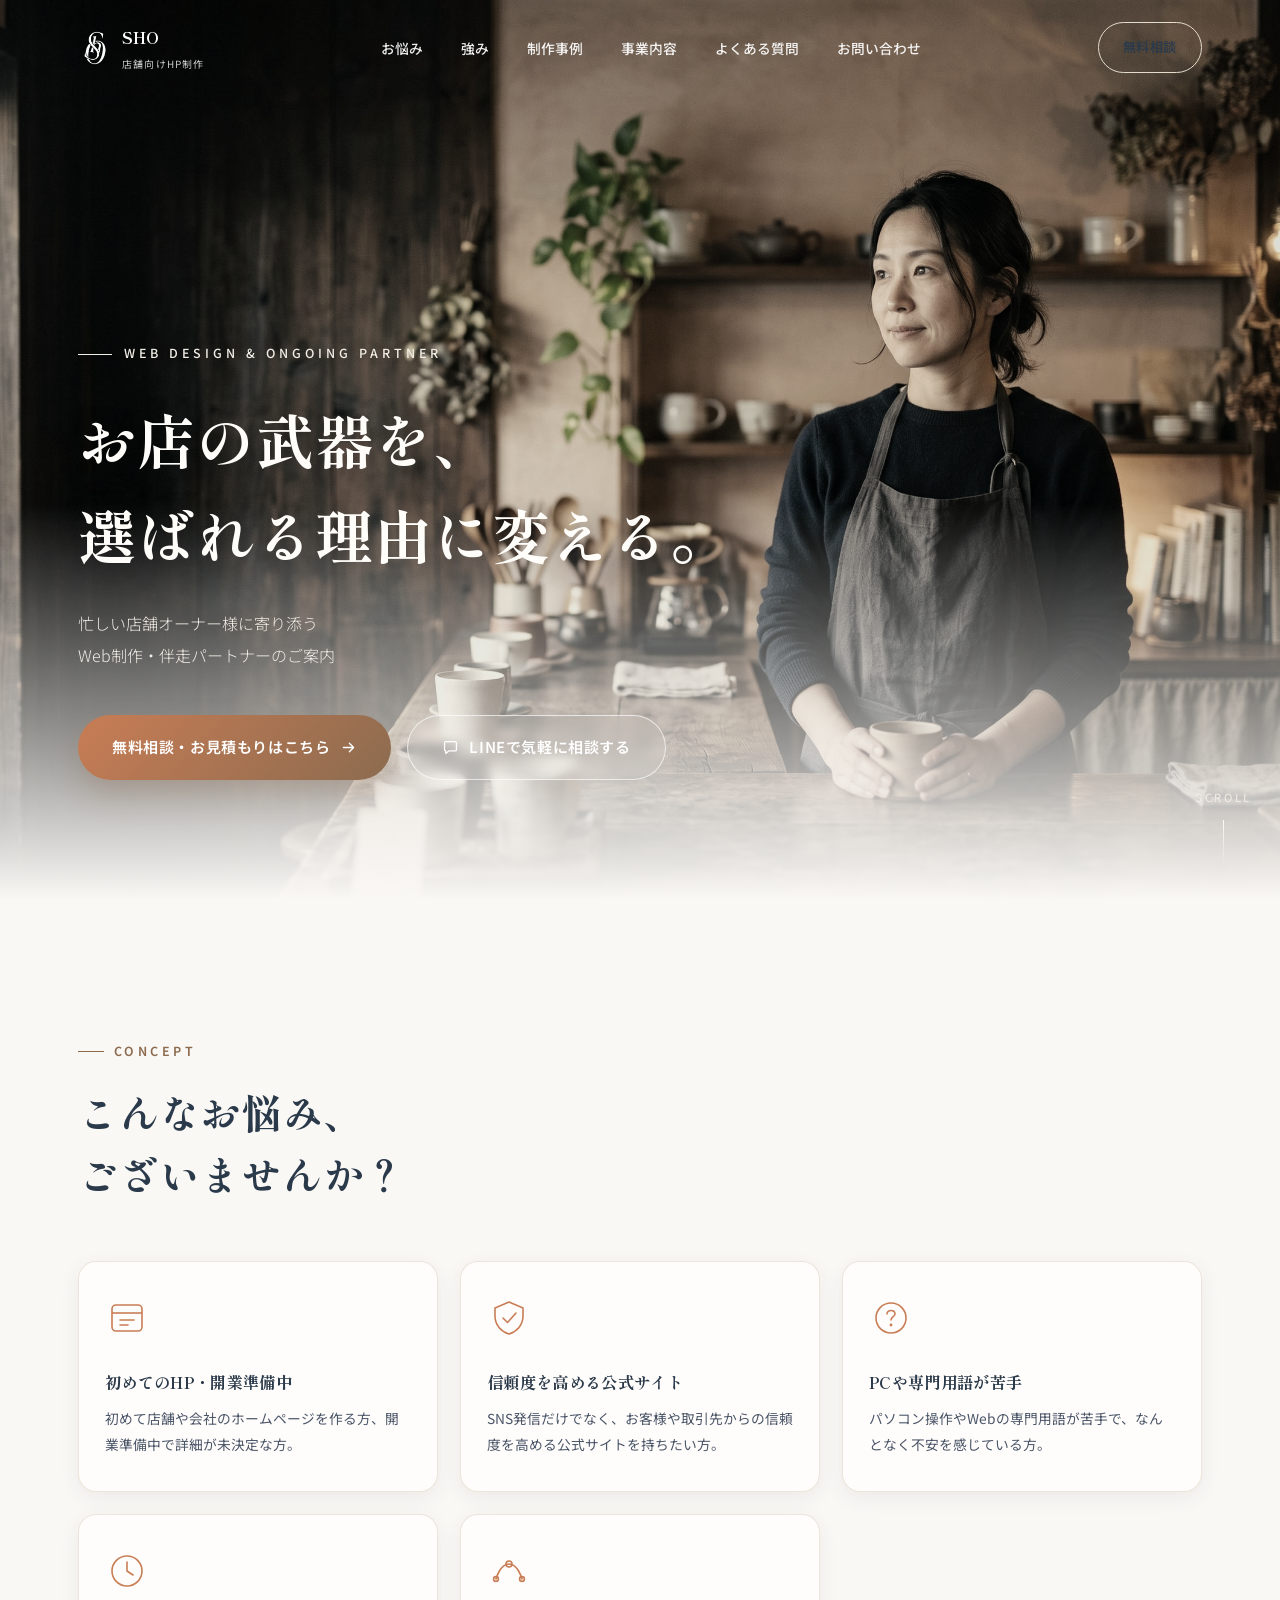
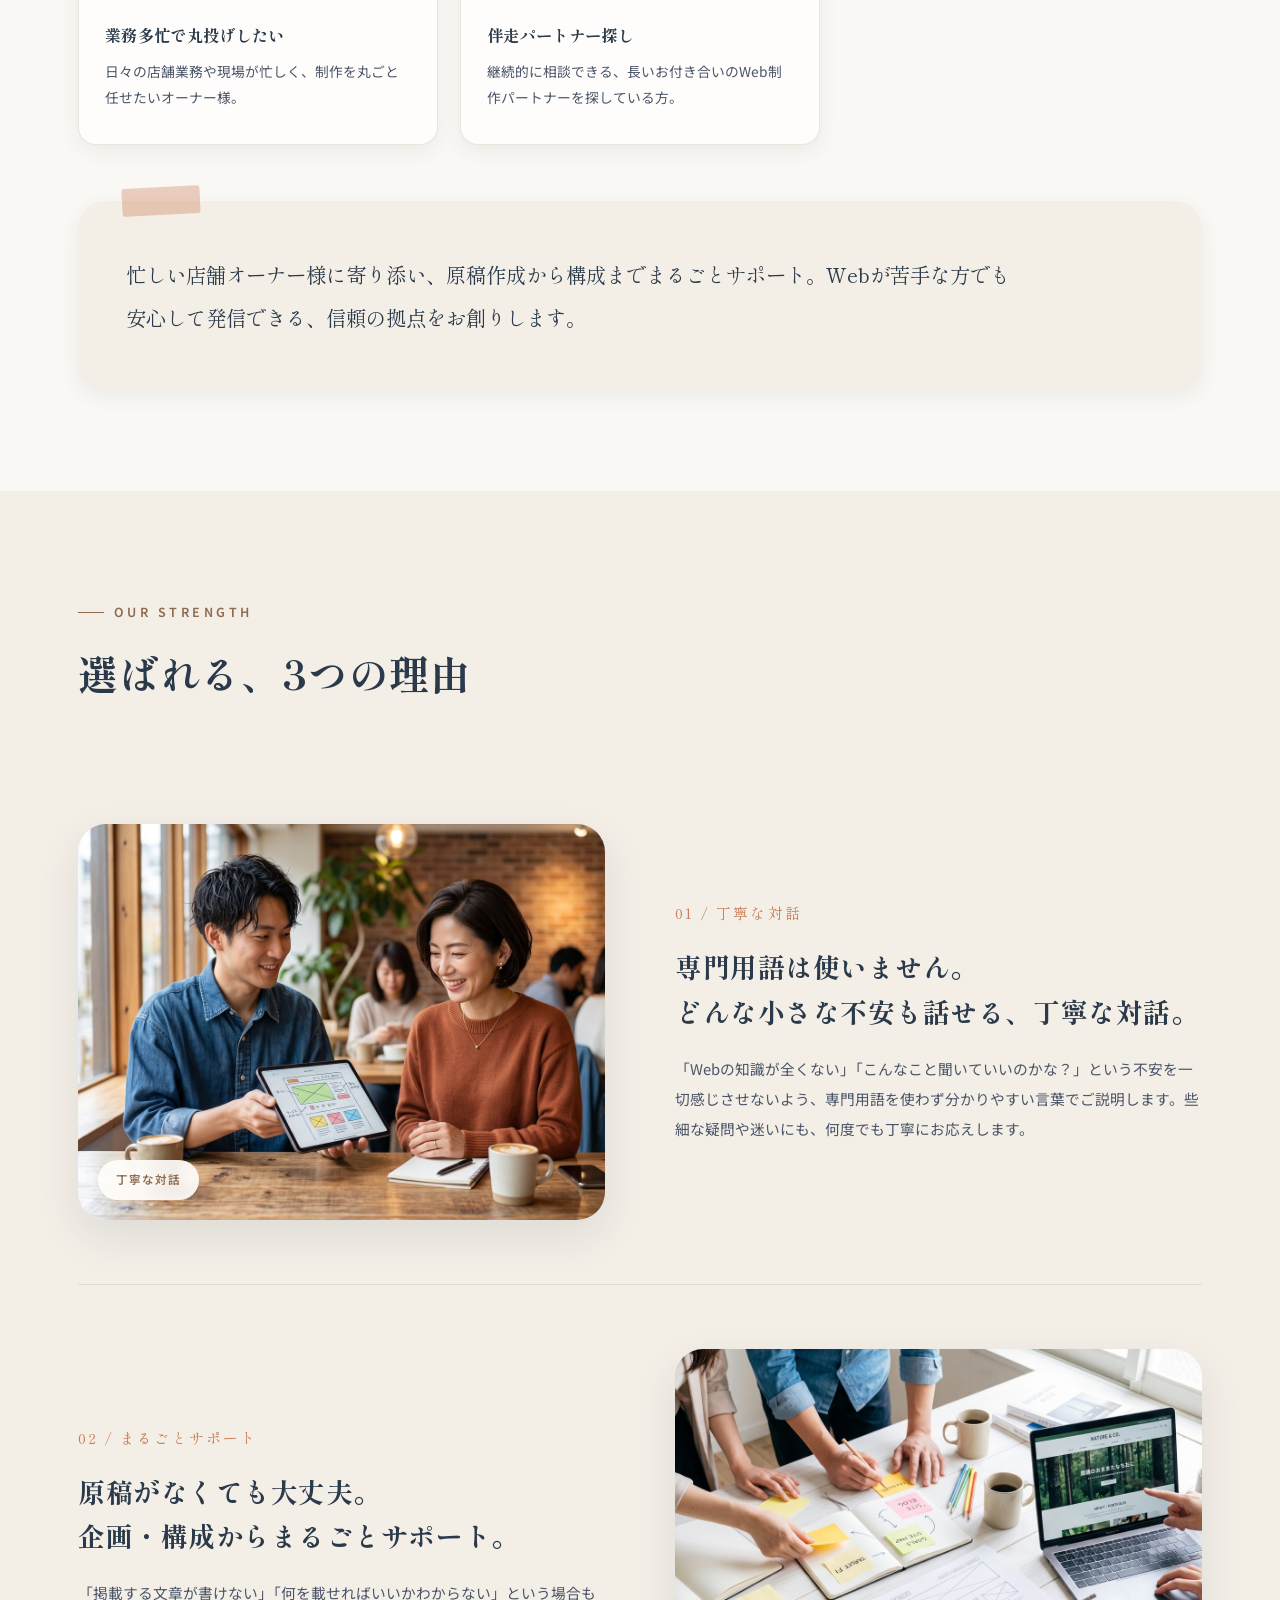
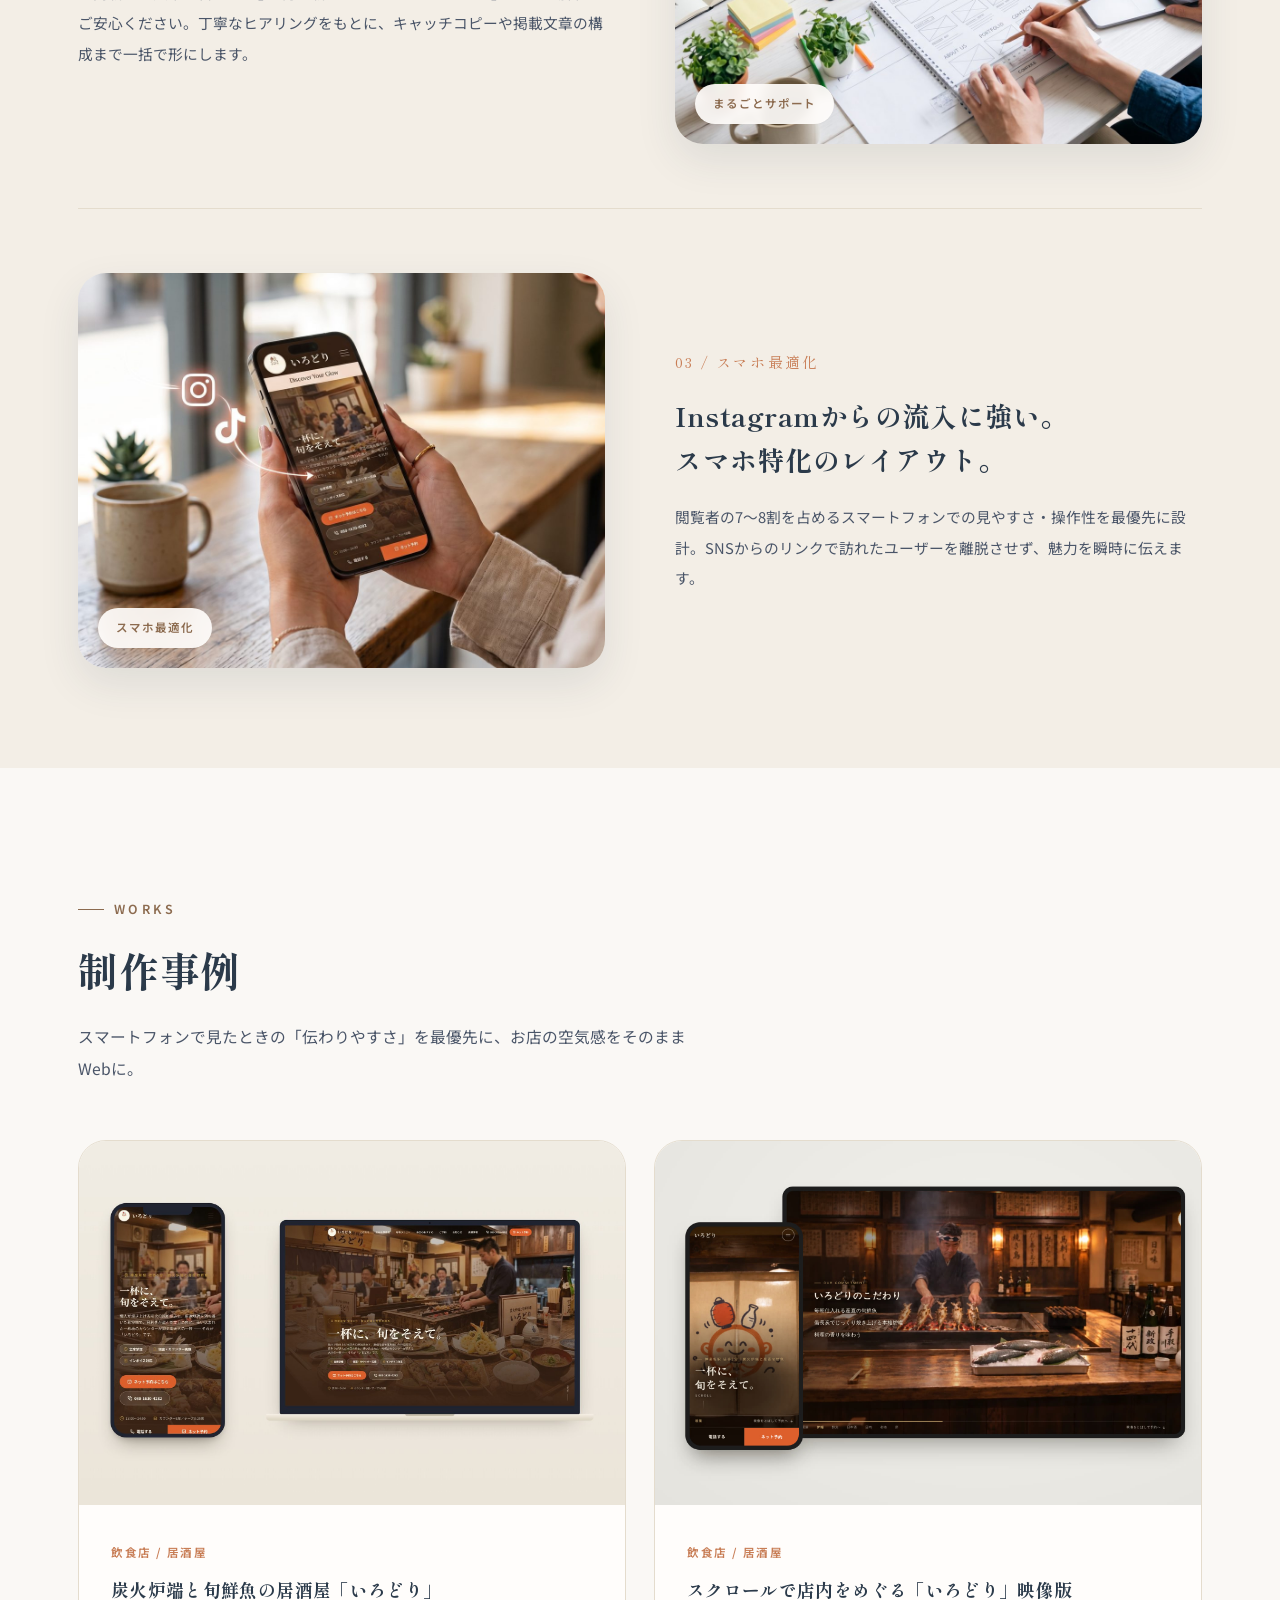
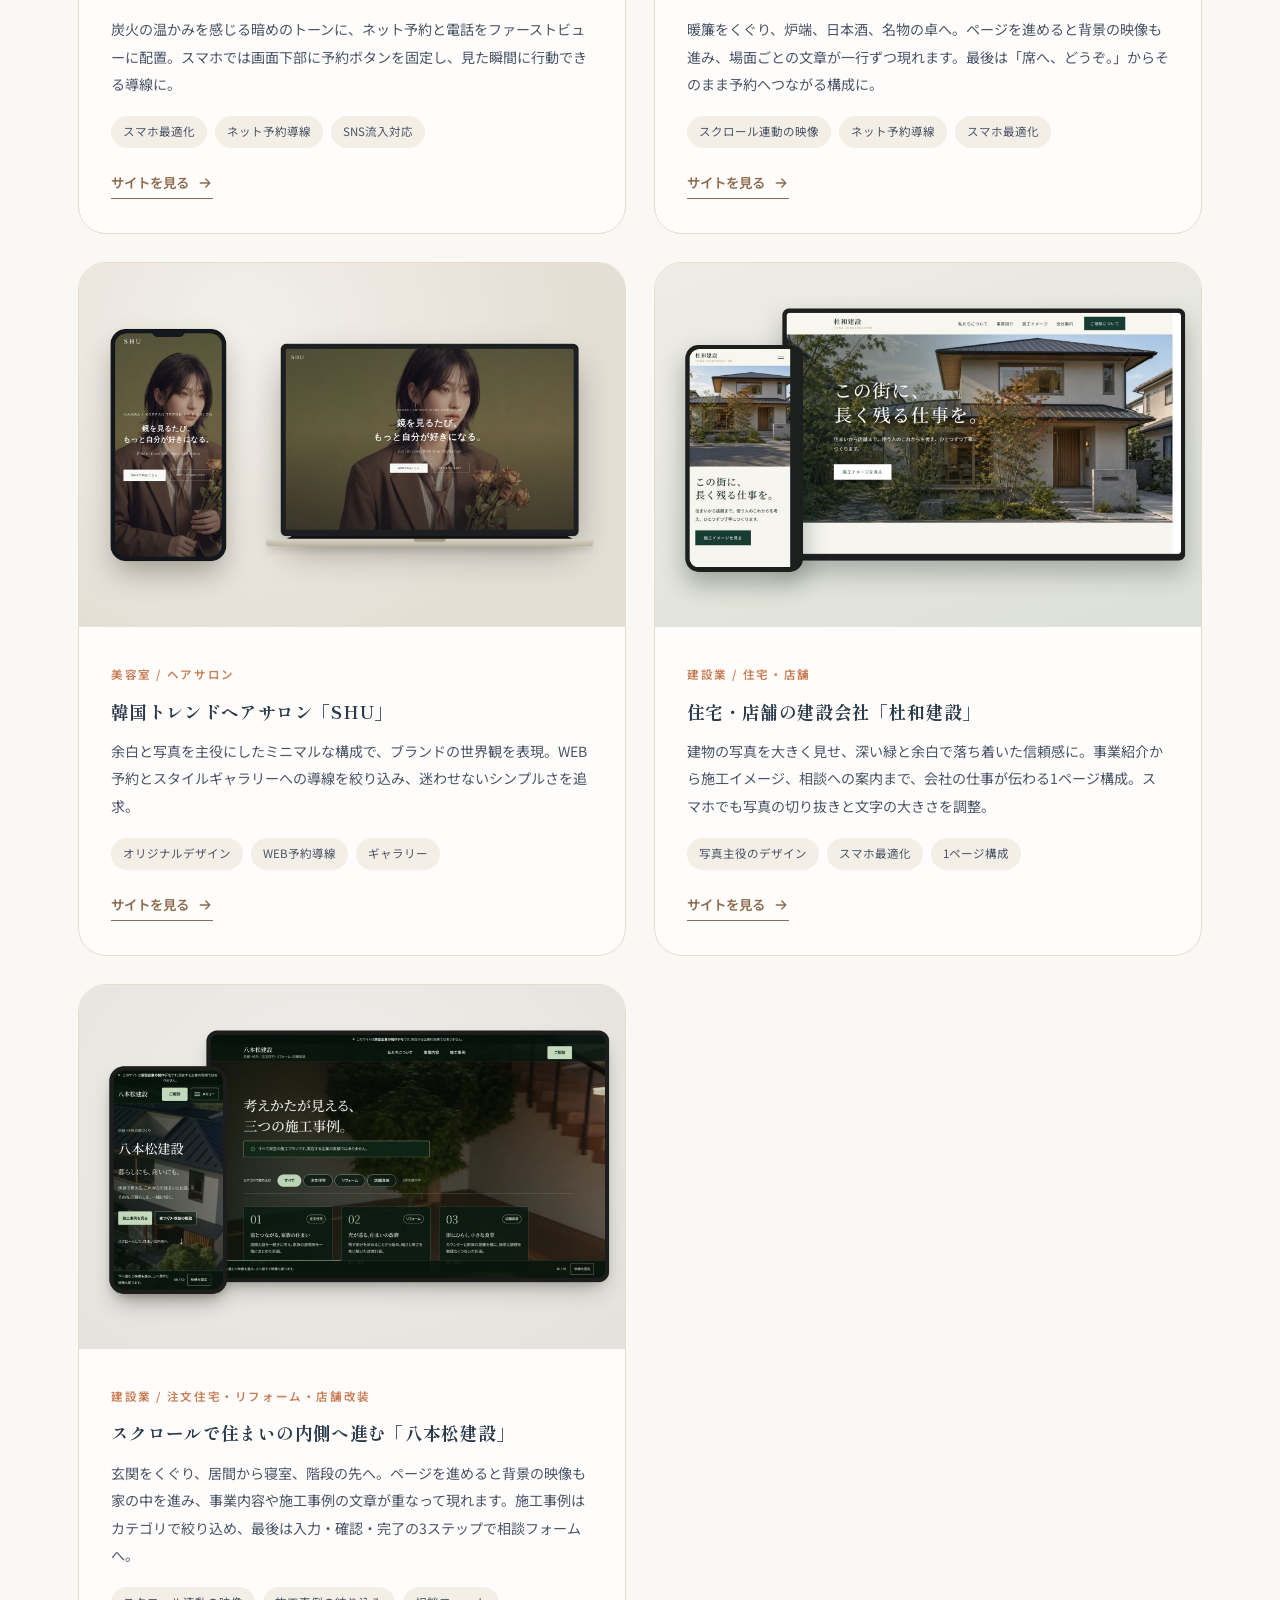
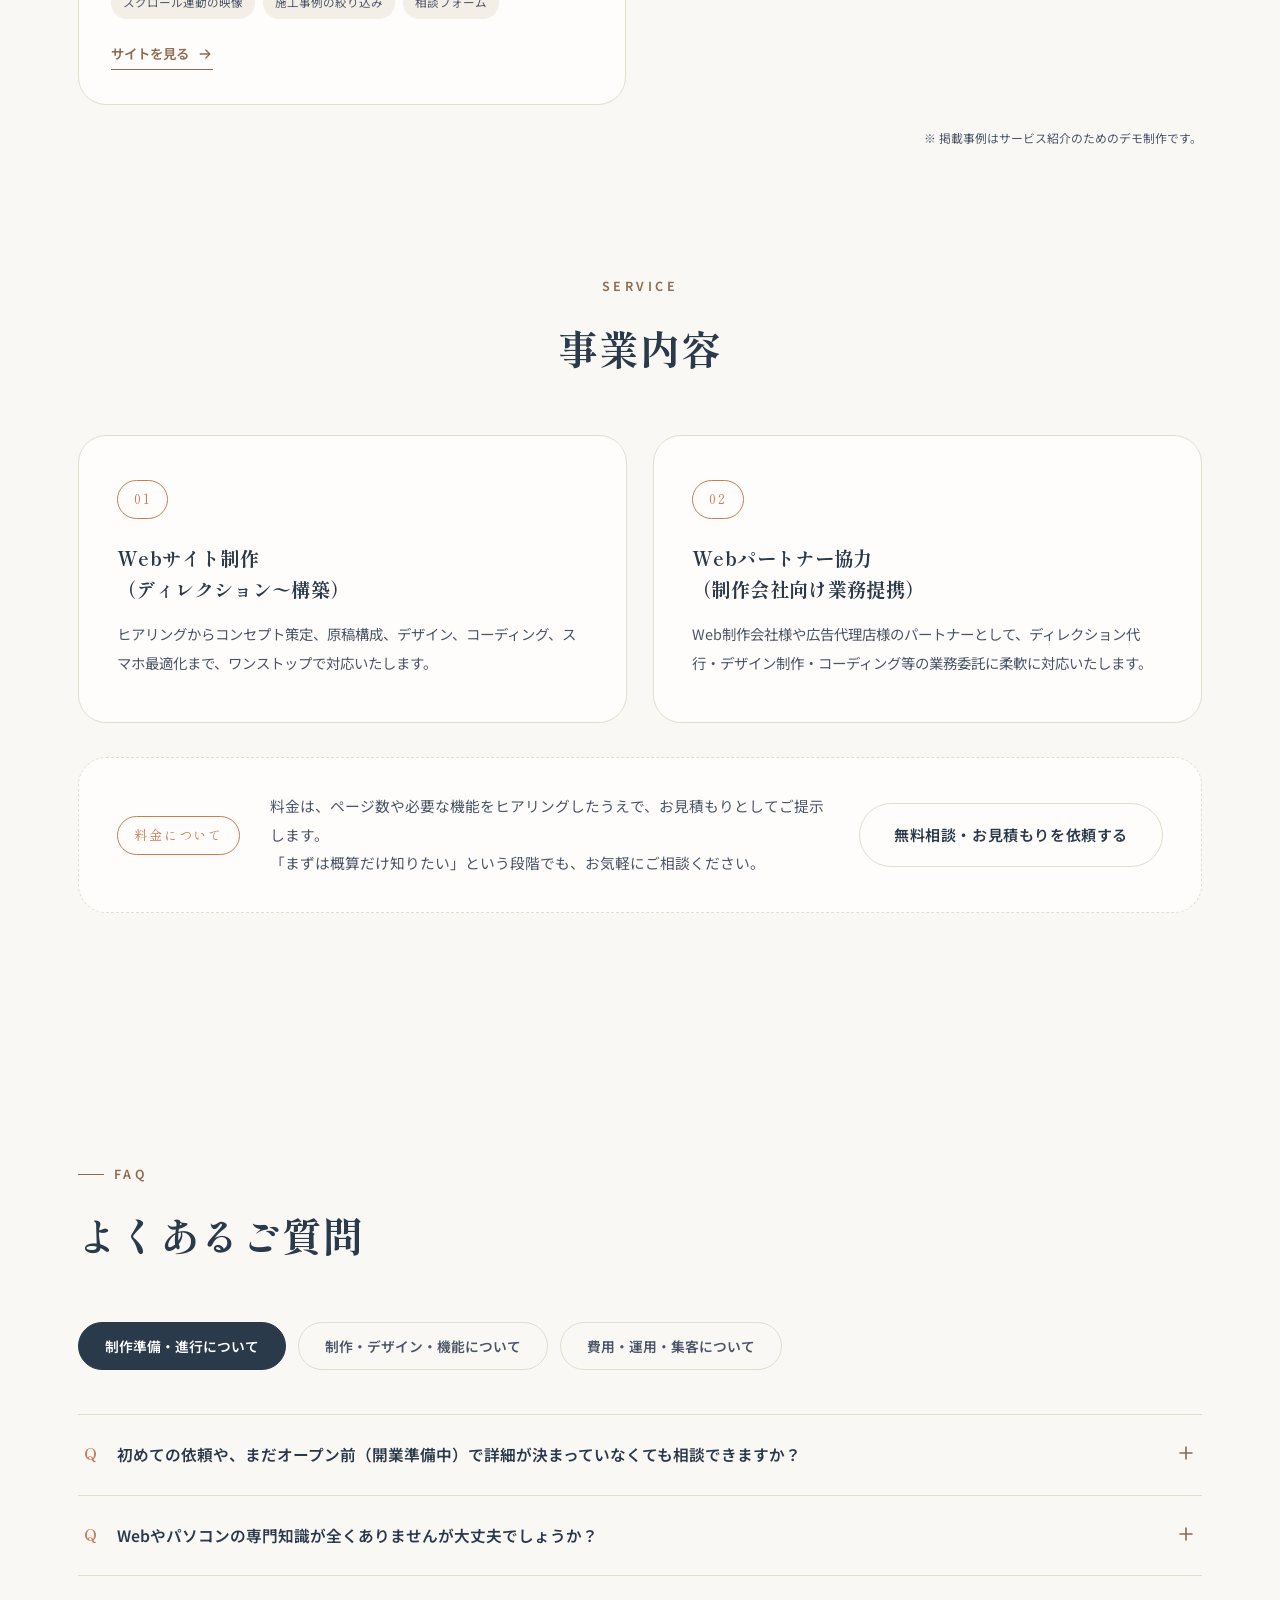
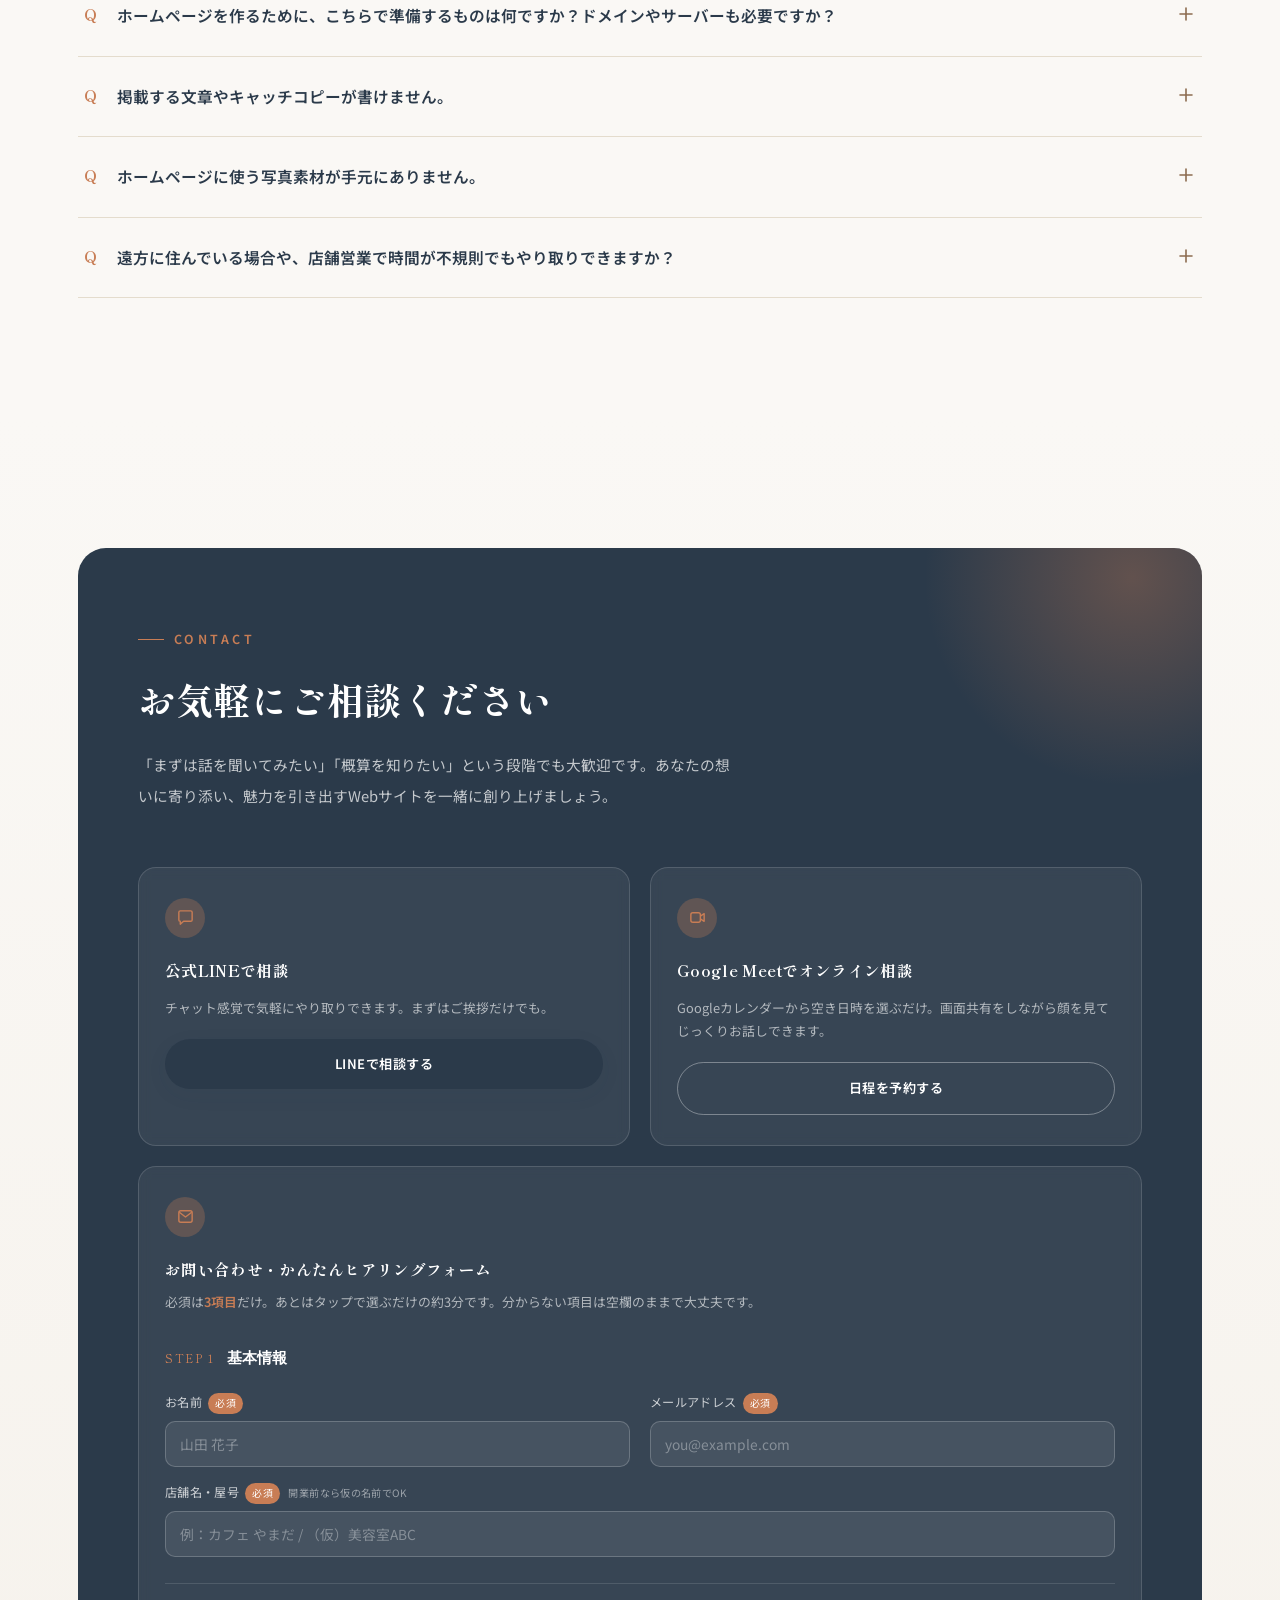
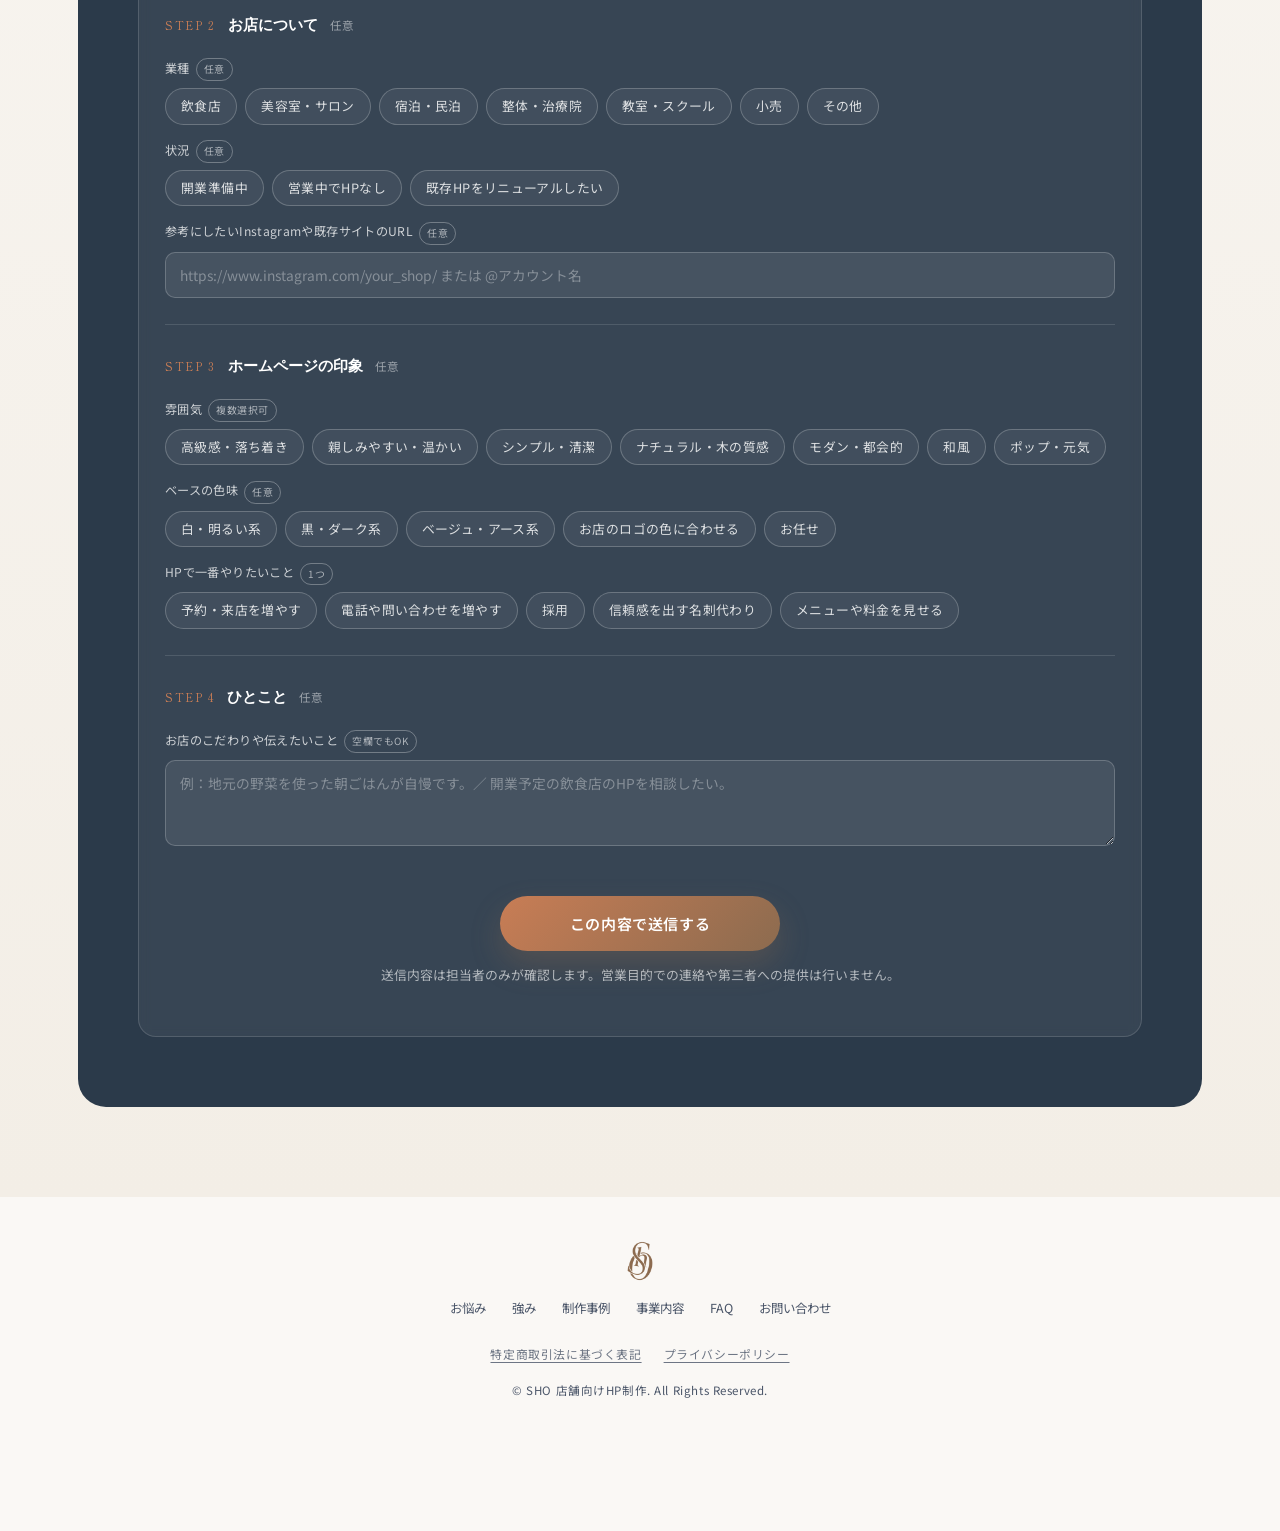
<file: index.html>
<!DOCTYPE html>
<html lang="ja">
<head>
<meta charset="UTF-8">
<meta name="viewport" content="width=device-width, initial-scale=1.0">
<title>お店の武器を、選ばれる理由に変える。| SHO 店舗向けHP制作</title>
<meta name="description" content="SHO 店舗向けHP制作は、初めてホームページを作る店舗オーナー様に寄り添うWeb制作・伴走サポートです。原稿づくりから構成、公開後の集客まで、専門用語を使わずまるごとサポートします。">
<link rel="icon" type="image/png" href="assets/favicon.png">
<link rel="apple-touch-icon" href="assets/favicon.png">
<meta property="og:type" content="website">
<meta property="og:site_name" content="SHO 店舗向けHP制作">
<meta property="og:title" content="お店の武器を、選ばれる理由に変える。| SHO 店舗向けHP制作">
<meta property="og:description" content="初めてホームページを作る店舗オーナー様に寄り添うWeb制作・伴走サポート。原稿づくりから構成、公開後の集客まで、専門用語を使わずまるごとサポートします。">
<meta property="og:url" content="https://ss4gdev.github.io/sho-hp/">
<meta property="og:image" content="https://ss4gdev.github.io/sho-hp/assets/hero.jpg">
<meta property="og:locale" content="ja_JP">
<meta name="twitter:card" content="summary_large_image">
<link rel="preconnect" href="https://fonts.googleapis.com">
<link rel="preconnect" href="https://fonts.gstatic.com" crossorigin>
<!-- Google Analytics (GA4)：測定ID（G- で始まる）を GA_MEASUREMENT_ID に設定すると有効になります -->
<script>
  const GA_MEASUREMENT_ID = 'G-GH3TLV7H6H';
  if (GA_MEASUREMENT_ID) {
    const s = document.createElement('script');
    s.async = true; s.src = 'https://www.googletagmanager.com/gtag/js?id=' + GA_MEASUREMENT_ID;
    document.head.appendChild(s);
    window.dataLayer = window.dataLayer || [];
    function gtag(){ dataLayer.push(arguments); }
    gtag('js', new Date());
    gtag('config', GA_MEASUREMENT_ID);
  }
</script>
<link href="https://fonts.googleapis.com/css2?family=Shippori+Mincho:wght@400;500;600;700;800&family=Noto+Sans+JP:wght@300;400;500;600;700&display=swap" rel="stylesheet">
<style>
:root{
  --bg:#faf8f5;
  --bg-alt:#f3eee6;
  --white:#fffdfb;
  --accent:#c87d55;
  --accent-deep:#8c6b4f;
  --ink:#2b3a4a;
  --ink-soft:#4a5568;
  --line:#e4dccd;
  --shadow-sm:0 6px 20px rgba(43,58,74,0.07);
  --shadow-md:0 16px 40px rgba(43,58,74,0.10);
  --shadow-lg:0 24px 60px rgba(43,58,74,0.16);
  --radius-lg:28px;
  --radius-md:18px;
  --radius-sm:12px;
  --serif:'Shippori Mincho', serif;
  --sans:'Noto Sans JP', sans-serif;
  --ease:cubic-bezier(.22,.61,.36,1);
}
*,*::before,*::after{box-sizing:border-box;}
html{scroll-behavior:smooth;}
body{
  margin:0;
  background:var(--bg);
  color:var(--ink);
  font-family:var(--sans);
  font-weight:400;
  line-height:1.9;
  -webkit-font-smoothing:antialiased;
  overflow-x:hidden;
}
img{max-width:100%;display:block;}
h1,h2,h3,h4{font-family:var(--serif);font-weight:700;margin:0;color:var(--ink);letter-spacing:.02em;}
p{margin:0;}
a{color:inherit;text-decoration:none;}
button{font-family:inherit;cursor:pointer;background:none;border:none;color:inherit;}
ul{margin:0;padding:0;list-style:none;}
.wrap{max-width:1180px;margin:0 auto;padding:0 28px;}
section{position:relative;}
::selection{background:var(--accent);color:#fff;}
a:focus-visible,button:focus-visible,input:focus-visible,textarea:focus-visible{
  outline:2.5px solid var(--accent-deep);outline-offset:3px;border-radius:6px;
}

/* ---------- utility ---------- */
.eyebrow{
  display:inline-flex;align-items:center;gap:10px;
  font-family:var(--sans);font-size:.78rem;letter-spacing:.28em;
  color:var(--accent-deep);font-weight:600;text-transform:uppercase;
  margin-bottom:18px;
}
.eyebrow::before{content:"";width:26px;height:1px;background:var(--accent-deep);}
.squiggle{display:block;margin-top:16px;width:74px;height:14px;color:var(--accent);}
.section-head{max-width:640px;margin-bottom:56px;}
.section-head.center{margin-left:auto;margin-right:auto;text-align:center;}
.section-head.center .eyebrow::before{display:none;}
.section-head h2{font-size:clamp(1.7rem,3.6vw,2.5rem);line-height:1.55;}
.section-head .lead{margin-top:20px;font-size:.98rem;color:var(--ink-soft);line-height:2;}
.section-label-num{font-family:var(--serif);font-size:.85rem;color:var(--accent);letter-spacing:.1em;}

.btn{
  display:inline-flex;align-items:center;justify-content:center;gap:10px;
  padding:17px 34px;border-radius:999px;font-size:.94rem;font-weight:600;
  letter-spacing:.04em;white-space:nowrap;transition:transform .35s var(--ease),box-shadow .35s var(--ease),background .3s;
}
.btn svg{width:17px;height:17px;flex-shrink:0;}
.btn-primary{
  background:linear-gradient(135deg,var(--accent),var(--accent-deep));
  color:#fff;box-shadow:0 14px 30px rgba(140,107,79,0.32);
}
.btn-primary:hover{transform:translateY(-3px);box-shadow:0 20px 40px rgba(140,107,79,0.4);}
.btn-ghost{
  background:rgba(255,255,255,0.08);
  color:#fff;border:1.4px solid rgba(255,255,255,0.65);
  backdrop-filter:blur(6px);
}
.btn-ghost:hover{background:rgba(255,255,255,0.18);transform:translateY(-3px);}
.btn-line-solid{
  background:var(--ink);color:#fff;box-shadow:var(--shadow-sm);
}
.btn-line-solid:hover{transform:translateY(-3px);box-shadow:var(--shadow-md);}
.btn-outline{
  background:transparent;border:1.4px solid var(--line);color:var(--ink);
}
.btn-outline:hover{border-color:var(--accent-deep);color:var(--accent-deep);transform:translateY(-3px);}
.btn-block{width:100%;}

/* ---------- reveal animation ---------- */
.reveal{opacity:0;transform:translateY(30px);transition:opacity .9s var(--ease),transform .9s var(--ease);}
.reveal.is-visible{opacity:1;transform:translateY(0);}
.d1{transition-delay:.08s;}.d2{transition-delay:.16s;}.d3{transition-delay:.24s;}.d4{transition-delay:.32s;}.d5{transition-delay:.4s;}
@media (prefers-reduced-motion:reduce){
  .reveal{transition:none;opacity:1;transform:none;}
  html{scroll-behavior:auto;}
}

/* ---------- header ---------- */
.site-header{
  position:fixed;top:0;left:0;right:0;z-index:200;
  padding:22px 0;transition:background .4s var(--ease),padding .4s var(--ease),box-shadow .4s var(--ease);
}
.site-header .wrap{display:flex;align-items:center;justify-content:space-between;}
.site-header.scrolled{
  background:rgba(250,248,245,0.9);backdrop-filter:blur(10px);
  padding:13px 0;box-shadow:0 6px 24px rgba(43,58,74,0.06);
}
.logo{display:flex;align-items:center;gap:10px;font-family:var(--serif);font-size:1.02rem;font-weight:700;color:#fff;transition:color .4s;}
.site-header.scrolled .logo{color:var(--ink);}
.logo .mark{display:block;width:34px;height:34px;flex-shrink:0;}
.logo .mark img{width:100%;height:100%;display:block;transition:filter .4s;filter:brightness(0) invert(1);}
.site-header.scrolled .logo .mark img{filter:none;}
.logo small{display:block;font-family:var(--sans);font-weight:400;font-size:.62rem;letter-spacing:.12em;opacity:.8;margin-top:2px;}

.main-nav{display:flex;align-items:center;gap:38px;}
.main-nav a{
  font-size:.86rem;font-weight:500;color:rgba(255,255,255,0.92);position:relative;padding:4px 0;
  transition:color .4s;
}
.site-header.scrolled .main-nav a{color:var(--ink-soft);}
.main-nav a::after{
  content:"";position:absolute;left:0;bottom:-3px;width:0;height:1.4px;background:currentColor;
  transition:width .35s var(--ease);
}
.main-nav a:hover::after{width:100%;}
.header-cta{display:flex;align-items:center;gap:14px;}
.header-cta .btn{padding:12px 24px;font-size:.82rem;}
.burger{display:none;width:42px;height:42px;border-radius:50%;align-items:center;justify-content:center;background:rgba(255,255,255,0.14);}
.site-header.scrolled .burger{background:var(--bg-alt);}
.burger span,.burger::before,.burger::after{content:"";display:block;width:18px;height:1.6px;background:#fff;border-radius:2px;transition:.35s;}
.site-header.scrolled .burger span,.site-header.scrolled .burger::before,.site-header.scrolled .burger::after{background:var(--ink);}
.burger{position:relative;flex-direction:column;gap:5px;}
.burger::before,.burger::after{position:absolute;content:"";}
.burger::before{transform:translateY(-6.5px);}
.burger::after{transform:translateY(6.5px);}
.burger.open span{opacity:0;}
.burger.open::before{transform:rotate(45deg);}
.burger.open::after{transform:rotate(-45deg);}

.mobile-nav{
  position:fixed;inset:0;z-index:190;background:var(--bg);
  display:flex;flex-direction:column;align-items:center;justify-content:center;gap:30px;
  opacity:0;visibility:hidden;transform:translateY(-14px);
  transition:opacity .4s var(--ease),transform .4s var(--ease),visibility .4s;
}
.mobile-nav.open{opacity:1;visibility:visible;transform:translateY(0);}
.mobile-nav a{font-family:var(--serif);font-size:1.5rem;color:var(--ink);}
.mobile-nav .btn{margin-top:14px;}

@media (max-width:900px){
  .main-nav{display:none;}
  .header-cta .btn:first-child{display:none;}
  .burger{display:flex;}
}

/* ---------- hero ---------- */
.hero{
  min-height:100svh;display:flex;align-items:flex-end;
  position:relative;overflow:hidden;color:#fff;
  padding-top:120px;padding-bottom:120px;
}
.hero-bg{position:absolute;inset:0;z-index:0;}
.hero-bg img{
  width:100%;height:100%;object-fit:cover;object-position:68% center;
  filter:grayscale(.55) sepia(.22) saturate(1.15) brightness(.86) contrast(1.02);
}
.hero-bg::before{
  content:"";position:absolute;inset:0;
  background:linear-gradient(100deg, rgba(30,26,20,0.82) 0%, rgba(43,38,30,0.62) 32%, rgba(70,55,42,0.28) 58%, rgba(120,88,60,0.22) 100%);
}
.hero-bg::after{
  content:"";position:absolute;left:0;right:0;bottom:0;height:44%;
  background:linear-gradient(to top, var(--bg) 0%, rgba(250,248,245,0) 100%);
}
.hero-inner{position:relative;z-index:2;width:100%;}
.hero-eyebrow{
  display:inline-flex;align-items:center;gap:12px;font-size:.78rem;letter-spacing:.32em;
  text-transform:uppercase;color:var(--bg-alt);font-weight:500;margin-bottom:26px;opacity:.92;
}
.hero-eyebrow::before{content:"";width:34px;height:1px;background:var(--bg-alt);}
.hero h1{
  font-size:clamp(2.15rem,5.4vw,3.65rem);line-height:1.62;font-weight:700;color:#fffdf9;
  text-shadow:0 6px 30px rgba(0,0,0,0.28);max-width:15em;
}
.hero .sub{
  margin-top:26px;font-size:1rem;color:var(--bg-alt);line-height:2;max-width:34em;font-weight:300;
}
.hero-actions{display:flex;flex-wrap:wrap;gap:16px;margin-top:44px;}
.hero-scroll{
  position:absolute;right:28px;bottom:34px;z-index:3;display:flex;flex-direction:column;align-items:center;gap:12px;
  color:var(--bg-alt);font-size:.7rem;letter-spacing:.24em;
}
.hero-scroll .line{width:1px;height:46px;background:linear-gradient(to bottom, rgba(255,255,255,0.9), rgba(255,255,255,0));position:relative;overflow:hidden;}
.hero-scroll .line::after{content:"";position:absolute;top:-100%;left:0;width:100%;height:100%;background:#fff;animation:scrolldrip 2.2s infinite ease-in-out;}
@keyframes scrolldrip{0%{top:-100%;}60%{top:100%;}100%{top:100%;}}
@media (max-width:640px){
  .hero{padding-top:130px;padding-bottom:96px;align-items:flex-end;}
  .hero-bg img{object-position:62% center;}
  .hero-bg::before{background:linear-gradient(180deg, rgba(43,58,74,.55) 0%, rgba(43,58,74,.38) 45%, rgba(43,58,74,.62) 100%);}
  .hero-scroll{display:none;}
  .hero-actions .btn{width:100%;}
  .hero-actions{flex-direction:column;}
}

/* ---------- about / worries ---------- */
.about{padding:130px 0 100px;}
.worry-grid{display:grid;grid-template-columns:repeat(3,1fr);gap:22px;}
.worry-card{
  background:var(--white);border-radius:var(--radius-md);padding:34px 26px;
  box-shadow:var(--shadow-sm);border:1px solid rgba(228,220,205,0.7);
  transition:transform .4s var(--ease),box-shadow .4s var(--ease);
}
.worry-card:hover{transform:translateY(-6px);box-shadow:var(--shadow-md);}
.worry-card .ic{width:44px;height:44px;color:var(--accent);margin-bottom:20px;}
.worry-card h3{font-size:1.02rem;font-family:var(--serif);font-weight:700;line-height:1.6;margin-bottom:10px;}
.worry-card p{font-size:.86rem;color:var(--ink-soft);line-height:1.9;}
.worry-grid .worry-card:nth-child(4){grid-column:span 1;}
.worry-grid .worry-card:nth-child(5){grid-column:span 1;}
@media (max-width:900px){.worry-grid{grid-template-columns:repeat(2,1fr);}}
@media (max-width:560px){.worry-grid{grid-template-columns:1fr;}}

.note-card{
  margin-top:56px;position:relative;background:var(--bg-alt);
  border-radius:var(--radius-lg);padding:52px 48px;
  box-shadow:var(--shadow-sm);
}
.note-card::before{
  content:"";position:absolute;top:-14px;left:44px;width:78px;height:28px;
  background:rgba(200,125,85,0.35);transform:rotate(-3deg);border-radius:3px;
}
.note-card p{
  font-family:var(--serif);font-size:clamp(1rem,1.7vw,1.28rem);line-height:2.1;color:var(--ink);
  max-width:44em;
}
@media (max-width:640px){.note-card{padding:38px 26px;}}

/* ---------- strength ---------- */
.strength{padding:100px 0;background:var(--bg-alt);position:relative;}
.strength-row{
  display:grid;grid-template-columns:1fr 1fr;gap:70px;align-items:center;
  padding:64px 0;border-bottom:1px solid var(--line);
}
.strength-row:last-child{border-bottom:none;padding-bottom:0;}
.strength-row:first-of-type{padding-top:0;}
.strength-row.rev .s-media{order:2;}
.strength-row.rev .s-text{order:1;}
.s-num{font-family:var(--serif);font-size:.92rem;color:var(--accent);letter-spacing:.15em;margin-bottom:18px;display:block;}
.s-text h3{font-size:clamp(1.28rem,2.4vw,1.68rem);line-height:1.65;margin-bottom:20px;}
.s-text p{font-size:.92rem;color:var(--ink-soft);line-height:2.05;}
.s-media{position:relative;border-radius:var(--radius-lg);overflow:hidden;box-shadow:var(--shadow-md);aspect-ratio:4/3;}
.s-media img{width:100%;height:100%;object-fit:cover;transition:transform .8s var(--ease);}
.s-media:hover img{transform:scale(1.05);}
.s-media .tag{
  position:absolute;left:20px;bottom:20px;background:rgba(255,253,251,0.92);backdrop-filter:blur(4px);
  padding:9px 18px;border-radius:999px;font-size:.72rem;letter-spacing:.08em;color:var(--accent-deep);font-weight:600;
}
.s-media.illust{background:linear-gradient(150deg,#fffaf3,#f0e4d4);display:flex;align-items:center;justify-content:center;}
.s-media.illust svg{width:62%;height:62%;}
@media (max-width:820px){
  .strength-row,.strength-row.rev{grid-template-columns:1fr;gap:30px;}
  .strength-row.rev .s-media{order:1;}
  .strength-row.rev .s-text{order:2;}
  .s-media{aspect-ratio:16/10;}
}

/* ---------- works ---------- */
.works{padding:120px 0 0;}
.works-grid{display:grid;grid-template-columns:1fr 1fr;gap:28px;}
.work-card{
  background:var(--white);border:1px solid var(--line);border-radius:var(--radius-lg);overflow:hidden;
  transition:transform .4s var(--ease),box-shadow .4s var(--ease);
}
.work-card:hover{transform:translateY(-6px);box-shadow:var(--shadow-md);}
.work-media{aspect-ratio:3/2;overflow:hidden;background:var(--bg-alt);}
.work-media img{width:100%;height:100%;object-fit:cover;transition:transform .8s var(--ease);}
.work-card:hover .work-media img{transform:scale(1.04);}
.work-body{padding:30px 32px 34px;}
.work-cat{display:inline-block;font-size:.72rem;letter-spacing:.14em;color:var(--accent);font-weight:600;margin-bottom:12px;}
.work-body h3{font-size:1.1rem;line-height:1.6;margin-bottom:12px;}
.work-body p{font-size:.88rem;color:var(--ink-soft);line-height:1.95;}
.work-tags{display:flex;flex-wrap:wrap;gap:8px;margin-top:18px;}
.work-tags li{font-size:.72rem;padding:5px 12px;border-radius:999px;background:var(--bg-alt);color:var(--ink-soft);}
.work-media{display:block;}
.work-link{display:inline-flex;align-items:center;gap:8px;margin-top:22px;font-size:.84rem;font-weight:600;color:var(--accent-deep);border-bottom:1.4px solid currentColor;padding-bottom:2px;transition:gap .3s var(--ease),color .3s;}
.work-link svg{width:16px;height:16px;}
.work-link:hover{gap:12px;color:var(--accent);}
.work-link.soon{color:var(--ink-soft);opacity:.6;border-bottom-style:dashed;cursor:default;}
.works-note{margin-top:22px;font-size:.74rem;color:var(--ink-soft);text-align:right;}
@media (max-width:820px){.works-grid{grid-template-columns:1fr;}.work-body{padding:24px 22px 28px;}}

/* ---------- service ---------- */
.service{padding:120px 0;}
.service-grid{display:grid;grid-template-columns:1fr 1fr;gap:26px;}
.service-card{
  background:var(--white);border-radius:var(--radius-lg);padding:44px 38px;
  border:1px solid var(--line);position:relative;overflow:hidden;
  transition:transform .4s var(--ease),box-shadow .4s var(--ease);
}
.service-card:hover{transform:translateY(-6px);box-shadow:var(--shadow-md);}
.service-card .num{
  font-family:var(--serif);font-size:.82rem;color:var(--accent);letter-spacing:.15em;
  display:inline-block;padding:6px 16px;border:1px solid var(--accent);border-radius:999px;margin-bottom:24px;
}
.service-card h3{font-size:1.2rem;line-height:1.6;margin-bottom:16px;}
.service-card p{font-size:.9rem;color:var(--ink-soft);line-height:2;}
.price-note{
  margin-top:34px;padding:34px 38px;border-radius:var(--radius-lg);background:var(--white);border:1px dashed var(--line);
  display:grid;grid-template-columns:auto 1fr auto;align-items:center;gap:22px 30px;
}
.price-note-label{font-family:var(--serif);font-size:.82rem;letter-spacing:.14em;color:var(--accent);white-space:nowrap;padding:6px 16px;border:1px solid var(--accent);border-radius:999px;}
.price-note p{font-size:.92rem;color:var(--ink-soft);line-height:1.95;}
.price-note .btn{white-space:nowrap;}
@media (max-width:820px){
  .service-grid{grid-template-columns:1fr;}
  .price-note{grid-template-columns:1fr;text-align:center;padding:28px 22px;justify-items:center;}
  .price-note .brk{display:none;}
  .price-note .btn{width:100%;}
}

/* ---------- faq ---------- */
.faq{padding:120px 0;}
.faq-tabs{display:flex;gap:12px;margin-bottom:44px;flex-wrap:wrap;}
.faq-tab{
  padding:13px 26px;border-radius:999px;border:1.4px solid var(--line);font-size:.86rem;font-weight:600;color:var(--ink-soft);
  transition:.35s var(--ease);
}
.faq-tab.active{background:var(--ink);border-color:var(--ink);color:#fff;}
.faq-panel{display:none;}
.faq-panel.active{display:block;}
.faq-item{border-bottom:1px solid var(--line);}
.faq-item:first-child{border-top:1px solid var(--line);}
.faq-q{
  width:100%;display:flex;align-items:flex-start;gap:20px;padding:26px 6px;text-align:left;
  font-size:.98rem;font-weight:600;color:var(--ink);
}
.faq-q .qmark{
  font-family:var(--serif);color:var(--accent);flex-shrink:0;font-size:1rem;font-weight:700;
}
.faq-q .qtext{flex:1;line-height:1.75;}
.faq-q .chev{width:20px;height:20px;flex-shrink:0;color:var(--accent-deep);transition:transform .4s var(--ease);margin-top:2px;}
.faq-item.open .faq-q .chev{transform:rotate(135deg);}
.faq-a-wrap{display:grid;grid-template-rows:0fr;transition:grid-template-rows .45s var(--ease);}
.faq-item.open .faq-a-wrap{grid-template-rows:1fr;}
.faq-a-inner{overflow:hidden;}
.faq-a{padding:0 6px 28px 40px;font-size:.86rem;color:var(--ink-soft);line-height:2;max-width:56em;}
@media (max-width:600px){.faq-a{padding-left:6px;}}

/* ---------- contact ---------- */
.contact{padding:130px 0 90px;background:linear-gradient(180deg,var(--bg) 0%, var(--bg-alt) 100%);}
.contact-inner{
  background:var(--ink);border-radius:var(--radius-lg);padding:70px 60px;color:#fff;
  position:relative;overflow:hidden;
}
.contact-inner::before{
  content:"";position:absolute;width:420px;height:420px;border-radius:50%;
  background:radial-gradient(circle, rgba(200,125,85,0.35), transparent 70%);
  top:-180px;right:-140px;
}
.contact-head{max-width:600px;position:relative;z-index:1;}
.contact-head .eyebrow{color:var(--accent);}
.contact-head .eyebrow::before{background:var(--accent);}
.contact-head h2{color:#fff;font-size:clamp(1.7rem,3.4vw,2.3rem);line-height:1.6;}
.contact-head p{margin-top:22px;color:rgba(255,255,255,0.72);font-size:.92rem;line-height:2.05;max-width:42em;}

.contact-methods{position:relative;z-index:1;margin-top:56px;display:grid;grid-template-columns:1fr 1fr;gap:20px;}
.method-card{
  background:rgba(255,255,255,0.06);border:1px solid rgba(255,255,255,0.14);border-radius:var(--radius-md);
  padding:30px 26px;backdrop-filter:blur(6px);
}
.method-card h4{color:#fff;font-size:.98rem;margin-bottom:10px;font-family:var(--serif);}
.method-card p{font-size:.8rem;color:rgba(255,255,255,0.62);line-height:1.8;margin-bottom:20px;}
.method-card .ic-wrap{width:40px;height:40px;border-radius:50%;background:rgba(200,125,85,0.28);display:flex;align-items:center;justify-content:center;margin-bottom:18px;}
.method-card .ic-wrap svg{width:19px;height:19px;color:var(--accent);}

.contact-form{display:flex;flex-direction:column;gap:14px;}
.form-row{display:flex;flex-direction:column;gap:7px;min-width:0;}
.form-row input,.form-row textarea{width:100%;max-width:100%;min-width:0;display:block;}
.form-row label{font-size:.76rem;color:rgba(255,255,255,0.75);letter-spacing:.03em;}
.form-row input,.form-row textarea{
  background:rgba(255,255,255,0.08);border:1px solid rgba(255,255,255,0.2);border-radius:10px;
  padding:12px 14px;color:#fff;font-family:inherit;font-size:.86rem;resize:vertical;
}
.form-row input::placeholder,.form-row textarea::placeholder{color:rgba(255,255,255,0.35);}
.form-row input:focus,.form-row textarea:focus{border-color:var(--accent);}
/* ---- hearing form ---- */
.form-card{position:relative;z-index:1;margin-top:20px;}
.form-card h4{margin-bottom:6px;}
.form-card .form-lead{margin-bottom:26px;}
.form-lead strong{color:var(--accent);font-weight:600;}
.contact-form.hearing{gap:0;}
.form-sec{padding:26px 0;border-top:1px solid rgba(255,255,255,0.12);}
.form-sec:first-child{border-top:none;padding-top:4px;}
.form-sec-title{display:flex;align-items:baseline;flex-wrap:wrap;gap:6px 12px;margin-bottom:18px;}
.form-sec-title .stp{font-family:var(--serif);font-size:.72rem;letter-spacing:.14em;color:var(--accent);white-space:nowrap;}
.form-sec-title h5{margin:0;font-family:var(--serif);font-weight:600;font-size:.96rem;color:#fff;}
.form-sec-title small{font-size:.72rem;color:rgba(255,255,255,0.5);white-space:nowrap;}
.form-grid{display:grid;grid-template-columns:minmax(0,1fr) minmax(0,1fr);gap:14px 20px;}
.form-grid .form-row.full{grid-column:1 / -1;}
.form-row .lbl-req{display:inline-block;white-space:nowrap;margin-left:6px;padding:1px 7px;border-radius:999px;font-size:.62rem;letter-spacing:.06em;background:var(--accent);color:#fff;vertical-align:middle;}
.form-row .lbl-opt{display:inline-block;white-space:nowrap;margin-left:6px;padding:1px 7px;border-radius:999px;font-size:.62rem;letter-spacing:.06em;border:1px solid rgba(255,255,255,0.3);color:rgba(255,255,255,0.6);vertical-align:middle;}
.chips{display:flex;flex-wrap:wrap;gap:8px;}
.chips input{position:absolute;opacity:0;width:0;height:0;pointer-events:none;}
.chips label{
  cursor:pointer;padding:9px 15px;border-radius:999px;font-size:.8rem;line-height:1.3;
  border:1px solid rgba(255,255,255,0.22);background:rgba(255,255,255,0.05);color:rgba(255,255,255,0.82);
  transition:background .25s,border-color .25s,color .25s,transform .25s var(--ease);user-select:none;
}
.chips label:hover{border-color:rgba(255,255,255,0.5);transform:translateY(-1px);}
.chips input:checked + label{background:var(--accent);border-color:var(--accent);color:#fff;font-weight:600;}
.chips input:focus-visible + label{outline:2.5px solid var(--accent-deep);outline-offset:2px;}
.form-foot{margin-top:24px;display:flex;flex-direction:column;align-items:center;gap:12px;}
.form-foot .btn{min-width:280px;}
.form-foot .btn[disabled]{opacity:.6;cursor:progress;transform:none;}
.form-note{font-size:.72rem;color:rgba(255,255,255,0.5);text-align:center;line-height:1.8;}
.form-error{display:none;margin-top:14px;padding:12px 16px;border-radius:10px;background:rgba(220,80,60,0.18);border:1px solid rgba(220,80,60,0.45);color:#ffd9d2;font-size:.8rem;line-height:1.7;text-align:center;}
.form-error.show{display:block;}
.form-success{display:none;text-align:center;padding:30px 10px;}
.form-success.show{display:block;}
.form-success svg{width:40px;height:40px;color:var(--accent);margin:0 auto 16px;}
.form-success p{color:rgba(255,255,255,0.8);font-size:.88rem;line-height:1.9;}
@media (max-width:900px){
  .contact-inner{padding:50px 26px;}
  .contact-methods{grid-template-columns:1fr;}
  .form-grid{grid-template-columns:minmax(0,1fr);}
  .method-card{padding:26px 20px;}
  .form-sec-title h5{font-size:.92rem;}
  .form-foot .btn{min-width:0;width:100%;}
}

/* ---------- footer ---------- */
footer{padding:44px 0 130px;text-align:center;}
footer .fmark{width:40px;height:40px;margin:0 auto 16px;}
footer .fmark img{width:100%;height:100%;display:block;}
footer p{font-size:.72rem;color:var(--ink-soft);letter-spacing:.05em;}
footer .flegal{display:flex;justify-content:center;gap:22px;margin-bottom:14px;font-size:.74rem;}
.flegal a{color:var(--ink-soft);text-decoration:underline;text-underline-offset:3px;opacity:.8;}
.flegal a:hover{opacity:1;color:var(--accent-deep);}
.flinks{display:flex;gap:26px;justify-content:center;margin-bottom:22px;flex-wrap:wrap;}
footer .flinks a{font-size:.78rem;color:var(--ink-soft);}
footer .flinks a:hover{color:var(--accent-deep);}

/* ---------- sticky mobile cta ---------- */
.sticky-cta{
  position:fixed;left:0;right:0;bottom:0;z-index:150;display:none;gap:10px;
  padding:12px 16px calc(12px + env(safe-area-inset-bottom));
  background:rgba(250,248,245,0.94);backdrop-filter:blur(10px);
  box-shadow:0 -8px 24px rgba(43,58,74,0.1);
  transform:translateY(0);transition:transform .4s var(--ease);
}
.sticky-cta.hide{transform:translateY(110%);}
.sticky-cta .btn{flex:1;padding:15px 10px;font-size:.82rem;}
@media (max-width:900px){.sticky-cta{display:flex;}body{padding-bottom:0;}}
</style>
</head>
<body>

<!-- ================= HEADER ================= -->
<header class="site-header" id="siteHeader">
  <div class="wrap">
    <a href="#top" class="logo">
      <span class="mark"><img src="assets/logo-mark-ink.png" alt="" width="34" height="34"></span>
      <span>SHO<small>店舗向けHP制作</small></span>
    </a>
    <nav class="main-nav">
      <a href="#about">お悩み</a>
      <a href="#strength">強み</a>
      <a href="#works">制作事例</a>
      <a href="#service">事業内容</a>
      <a href="#faq">よくある質問</a>
      <a href="#contact">お問い合わせ</a>
    </nav>
    <div class="header-cta">
      <a href="#contact" class="btn btn-outline">無料相談</a>
      <button class="burger" id="burgerBtn" aria-label="メニューを開く"><span></span></button>
    </div>
  </div>
</header>

<nav class="mobile-nav" id="mobileNav">
  <a href="#about">お悩み</a>
  <a href="#strength">強み</a>
  <a href="#works">制作事例</a>
  <a href="#service">事業内容</a>
  <a href="#faq">よくある質問</a>
  <a href="#contact">お問い合わせ</a>
  <a href="#contact" class="btn btn-primary">無料相談・お見積もり</a>
</nav>

<!-- ================= HERO ================= -->
<section class="hero" id="top">
  <div class="hero-bg">
    <img src="assets/hero.jpg" alt="朝の光が差し込むカフェで、エプロン姿の店舗オーナーが穏やかに佇む様子">
  </div>
  <div class="wrap hero-inner">
    <p class="hero-eyebrow reveal">Web Design &amp; Ongoing Partner</p>
    <h1 class="reveal d1">お店の武器を、<br>選ばれる理由に変える。</h1>
    <p class="sub reveal d2">忙しい店舗オーナー様に寄り添う<br class="brk">Web制作・伴走パートナーのご案内</p>
    <div class="hero-actions reveal d3">
      <a href="#contact" class="btn btn-primary">
        無料相談・お見積もりはこちら
        <svg viewBox="0 0 20 20" fill="none"><path d="M4 10H16M16 10L11 5M16 10L11 15" stroke="currentColor" stroke-width="1.6" stroke-linecap="round" stroke-linejoin="round"/></svg>
      </a>
      <a href="#contact" class="btn btn-ghost">
        <svg viewBox="0 0 20 20" fill="none"><path d="M3 4.5C3 3.67 3.67 3 4.5 3H15.5C16.33 3 17 3.67 17 4.5V12.5C17 13.33 16.33 14 15.5 14H8L4.5 17V14H4.5C3.67 14 3 13.33 3 12.5V4.5Z" stroke="currentColor" stroke-width="1.5" stroke-linejoin="round"/></svg>
        LINEで気軽に相談する
      </a>
    </div>
  </div>
  <div class="hero-scroll">
    <span>SCROLL</span>
    <span class="line"></span>
  </div>
</section>

<!-- ================= ABOUT / WORRIES ================= -->
<section class="about" id="about">
  <div class="wrap">
    <div class="section-head reveal">
      <span class="eyebrow">Concept</span>
      <h2>こんなお悩み、<br>ございませんか？</h2>
    </div>

    <div class="worry-grid">
      <div class="worry-card reveal d1">
        <svg class="ic" viewBox="0 0 44 44" fill="none"><rect x="7" y="9" width="30" height="26" rx="4" stroke="currentColor" stroke-width="1.6"/><path d="M7 17H37" stroke="currentColor" stroke-width="1.6"/><path d="M15 24H29M15 29H23" stroke="currentColor" stroke-width="1.6" stroke-linecap="round"/></svg>
        <h3>初めてのHP・開業準備中</h3>
        <p>初めて店舗や会社のホームページを作る方、開業準備中で詳細が未決定な方。</p>
      </div>
      <div class="worry-card reveal d2">
        <svg class="ic" viewBox="0 0 44 44" fill="none"><path d="M22 6L36 12V20C36 29 30 35.5 22 38C14 35.5 8 29 8 20V12L22 6Z" stroke="currentColor" stroke-width="1.6" stroke-linejoin="round"/><path d="M16 22L20.5 26.5L29 17" stroke="currentColor" stroke-width="1.6" stroke-linecap="round" stroke-linejoin="round"/></svg>
        <h3>信頼度を高める公式サイト</h3>
        <p>SNS発信だけでなく、お客様や取引先からの信頼度を高める公式サイトを持ちたい方。</p>
      </div>
      <div class="worry-card reveal d3">
        <svg class="ic" viewBox="0 0 44 44" fill="none"><circle cx="22" cy="22" r="15" stroke="currentColor" stroke-width="1.6"/><path d="M18 18C18 15.8 19.8 14.5 22 14.5C24.2 14.5 26 15.8 26 18C26 20.5 22 20.8 22 24" stroke="currentColor" stroke-width="1.6" stroke-linecap="round"/><circle cx="22" cy="29" r="1.4" fill="currentColor"/></svg>
        <h3>PCや専門用語が苦手</h3>
        <p>パソコン操作やWebの専門用語が苦手で、なんとなく不安を感じている方。</p>
      </div>
      <div class="worry-card reveal d4">
        <svg class="ic" viewBox="0 0 44 44" fill="none"><circle cx="22" cy="22" r="15" stroke="currentColor" stroke-width="1.6"/><path d="M22 13V22L28 26" stroke="currentColor" stroke-width="1.6" stroke-linecap="round" stroke-linejoin="round"/></svg>
        <h3>業務多忙で丸投げしたい</h3>
        <p>日々の店舗業務や現場が忙しく、制作を丸ごと任せたいオーナー様。</p>
      </div>
      <div class="worry-card reveal d5">
        <svg class="ic" viewBox="0 0 44 44" fill="none"><path d="M9 30C9 30 13 15 22 15C31 15 35 30 35 30" stroke="currentColor" stroke-width="1.6" stroke-linecap="round"/><circle cx="22" cy="15" r="3" stroke="currentColor" stroke-width="1.6"/><circle cx="9" cy="30" r="2.4" stroke="currentColor" stroke-width="1.6"/><circle cx="35" cy="30" r="2.4" stroke="currentColor" stroke-width="1.6"/></svg>
        <h3>伴走パートナー探し</h3>
        <p>継続的に相談できる、長いお付き合いのWeb制作パートナーを探している方。</p>
      </div>
    </div>

    <div class="note-card reveal">
      <p>忙しい店舗オーナー様に寄り添い、原稿作成から構成までまるごとサポート。Webが苦手な方でも安心して発信できる、信頼の拠点をお創りします。</p>
    </div>
  </div>
</section>

<!-- ================= STRENGTH ================= -->
<section class="strength" id="strength">
  <div class="wrap">
    <div class="section-head reveal">
      <span class="eyebrow">Our Strength</span>
      <h2>選ばれる、3つの理由</h2>
    </div>

    <div class="strength-row reveal">
      <div class="s-media">
        <img src="assets/strength-dialogue.jpg" alt="カフェでタブレットの構成案を見せながら、店舗オーナーと笑顔で打ち合わせをしている様子" loading="lazy">
        <span class="tag">丁寧な対話</span>
      </div>
      <div class="s-text">
        <span class="s-num">01 / 丁寧な対話</span>
        <h3>専門用語は使いません。<br>どんな小さな不安も話せる、丁寧な対話。</h3>
        <p>「Webの知識が全くない」「こんなこと聞いていいのかな？」という不安を一切感じさせないよう、専門用語を使わず分かりやすい言葉でご説明します。些細な疑問や迷いにも、何度でも丁寧にお応えします。</p>
      </div>
    </div>

    <div class="strength-row rev reveal">
      <div class="s-media">
        <img src="assets/strength-support.jpg" alt="付箋とワイヤーフレームを広げ、ノートパソコンで構成を組み立てているワークショップ風景" loading="lazy">
        <span class="tag">まるごとサポート</span>
      </div>
      <div class="s-text">
        <span class="s-num">02 / まるごとサポート</span>
        <h3>原稿がなくても大丈夫。<br>企画・構成からまるごとサポート。</h3>
        <p>「掲載する文章が書けない」「何を載せればいいかわからない」という場合もご安心ください。丁寧なヒアリングをもとに、キャッチコピーや掲載文章の構成まで一括で形にします。</p>
      </div>
    </div>

    <div class="strength-row reveal">
      <div class="s-media">
        <img src="assets/strength-mobile.jpg" alt="InstagramやTikTokから流入したスマートフォンで、居酒屋のホームページを閲覧している様子" loading="lazy">
        <span class="tag">スマホ最適化</span>
      </div>
      <div class="s-text">
        <span class="s-num">03 / スマホ最適化</span>
        <h3>Instagramからの流入に強い。<br>スマホ特化のレイアウト。</h3>
        <p>閲覧者の7〜8割を占めるスマートフォンでの見やすさ・操作性を最優先に設計。SNSからのリンクで訪れたユーザーを離脱させず、魅力を瞬時に伝えます。</p>
      </div>
    </div>
  </div>
</section>

<!-- ================= WORKS ================= -->
<section class="works" id="works">
  <div class="wrap">
    <div class="section-head reveal">
      <span class="eyebrow">Works</span>
      <h2>制作事例</h2>
      <p class="lead">スマートフォンで見たときの「伝わりやすさ」を最優先に、お店の空気感をそのままWebに。</p>
    </div>
    <div class="works-grid">
      <article class="work-card reveal d1">
        <a class="work-media" href="works/irodori/" target="_blank" rel="noopener" aria-label="いろどりのサイトを見る"><img src="assets/work-irodori.jpg" alt="居酒屋「いろどり」のホームページ。スマートフォンとノートパソコンでの表示" loading="lazy"></a>
        <div class="work-body">
          <span class="work-cat">飲食店 / 居酒屋</span>
          <h3>炭火炉端と旬鮮魚の居酒屋「いろどり」</h3>
          <p>炭火の温かみを感じる暗めのトーンに、ネット予約と電話をファーストビューに配置。スマホでは画面下部に予約ボタンを固定し、見た瞬間に行動できる導線に。</p>
          <ul class="work-tags"><li>スマホ最適化</li><li>ネット予約導線</li><li>SNS流入対応</li></ul>
          <a class="work-link" href="works/irodori/" target="_blank" rel="noopener">サイトを見る<svg viewBox="0 0 20 20" fill="none"><path d="M4 10H16M16 10L11 5M16 10L11 15" stroke="currentColor" stroke-width="1.6" stroke-linecap="round" stroke-linejoin="round"/></svg></a>
        </div>
      </article>
      <article class="work-card reveal d2">
        <a class="work-media" href="works/irodori-film/" target="_blank" rel="noopener" aria-label="いろどり（映像版）のサイトを見る"><img src="assets/work-irodori-film.jpg" alt="居酒屋「いろどり」の映像を使ったホームページ。スマートフォンとノートパソコンでの表示" loading="lazy"></a>
        <div class="work-body">
          <span class="work-cat">飲食店 / 居酒屋</span>
          <h3>スクロールで店内をめぐる「いろどり」映像版</h3>
          <p>暖簾をくぐり、炉端、日本酒、名物の卓へ。ページを進めると背景の映像も進み、場面ごとの文章が一行ずつ現れます。最後は「席へ、どうぞ。」からそのまま予約へつながる構成に。</p>
          <ul class="work-tags"><li>スクロール連動の映像</li><li>ネット予約導線</li><li>スマホ最適化</li></ul>
          <a class="work-link" href="works/irodori-film/" target="_blank" rel="noopener">サイトを見る<svg viewBox="0 0 20 20" fill="none"><path d="M4 10H16M16 10L11 5M16 10L11 15" stroke="currentColor" stroke-width="1.6" stroke-linecap="round" stroke-linejoin="round"/></svg></a>
        </div>
      </article>
      <article class="work-card reveal d1">
        <a class="work-media" href="works/shu/" target="_blank" rel="noopener" aria-label="SHUのサイトを見る"><img src="assets/work-shu.jpg" alt="ヘアサロン「SHU」のホームページ。スマートフォンとノートパソコンでの表示" loading="lazy"></a>
        <div class="work-body">
          <span class="work-cat">美容室 / ヘアサロン</span>
          <h3>韓国トレンドヘアサロン「SHU」</h3>
          <p>余白と写真を主役にしたミニマルな構成で、ブランドの世界観を表現。WEB予約とスタイルギャラリーへの導線を絞り込み、迷わせないシンプルさを追求。</p>
          <ul class="work-tags"><li>オリジナルデザイン</li><li>WEB予約導線</li><li>ギャラリー</li></ul>
          <a class="work-link" href="works/shu/" target="_blank" rel="noopener">サイトを見る<svg viewBox="0 0 20 20" fill="none"><path d="M4 10H16M16 10L11 5M16 10L11 15" stroke="currentColor" stroke-width="1.6" stroke-linecap="round" stroke-linejoin="round"/></svg></a>
        </div>
      </article>
      <article class="work-card reveal d2">
        <a class="work-media" href="works/towa/" target="_blank" rel="noopener" aria-label="杜和建設のサイトを見る"><img src="assets/work-towa.jpg" alt="建設会社「杜和建設」のホームページ。スマートフォンとノートパソコンでの表示" loading="lazy"></a>
        <div class="work-body">
          <span class="work-cat">建設業 / 住宅・店舗</span>
          <h3>住宅・店舗の建設会社「杜和建設」</h3>
          <p>建物の写真を大きく見せ、深い緑と余白で落ち着いた信頼感に。事業紹介から施工イメージ、相談への案内まで、会社の仕事が伝わる1ページ構成。スマホでも写真の切り抜きと文字の大きさを調整。</p>
          <ul class="work-tags"><li>写真主役のデザイン</li><li>スマホ最適化</li><li>1ページ構成</li></ul>
          <a class="work-link" href="works/towa/" target="_blank" rel="noopener">サイトを見る<svg viewBox="0 0 20 20" fill="none"><path d="M4 10H16M16 10L11 5M16 10L11 15" stroke="currentColor" stroke-width="1.6" stroke-linecap="round" stroke-linejoin="round"/></svg></a>
        </div>
      </article>
      <article class="work-card reveal d1">
        <a class="work-media" href="works/hachihonmatsu/" target="_blank" rel="noopener" aria-label="八本松建設のサイトを見る"><img src="assets/work-hachihonmatsu.jpg" alt="工務店「八本松建設」の映像を使ったホームページ。スマートフォンとノートパソコンでの表示" loading="lazy"></a>
        <div class="work-body">
          <span class="work-cat">建設業 / 注文住宅・リフォーム・店舗改装</span>
          <h3>スクロールで住まいの内側へ進む「八本松建設」</h3>
          <p>玄関をくぐり、居間から寝室、階段の先へ。ページを進めると背景の映像も家の中を進み、事業内容や施工事例の文章が重なって現れます。施工事例はカテゴリで絞り込め、最後は入力・確認・完了の3ステップで相談フォームへ。</p>
          <ul class="work-tags"><li>スクロール連動の映像</li><li>施工事例の絞り込み</li><li>相談フォーム</li></ul>
          <a class="work-link" href="works/hachihonmatsu/" target="_blank" rel="noopener">サイトを見る<svg viewBox="0 0 20 20" fill="none"><path d="M4 10H16M16 10L11 5M16 10L11 15" stroke="currentColor" stroke-width="1.6" stroke-linecap="round" stroke-linejoin="round"/></svg></a>
        </div>
      </article>
    </div>
    <p class="works-note reveal">※ 掲載事例はサービス紹介のためのデモ制作です。</p>
  </div>
</section>

<!-- ================= SERVICE ================= -->
<section class="service" id="service">
  <div class="wrap">
    <div class="section-head center reveal" style="margin-left:auto;margin-right:auto;">
      <span class="eyebrow">Service</span>
      <h2>事業内容</h2>
    </div>
    <div class="service-grid">
      <div class="service-card reveal d1">
        <span class="num">01</span>
        <h3>Webサイト制作<br>（ディレクション〜構築）</h3>
        <p>ヒアリングからコンセプト策定、原稿構成、デザイン、コーディング、スマホ最適化まで、ワンストップで対応いたします。</p>
      </div>
      <div class="service-card reveal d2">
        <span class="num">02</span>
        <h3>Webパートナー協力<br>（制作会社向け業務提携）</h3>
        <p>Web制作会社様や広告代理店様のパートナーとして、ディレクション代行・デザイン制作・コーディング等の業務委託に柔軟に対応いたします。</p>
      </div>
    </div>
    <div class="price-note reveal">
      <span class="price-note-label">料金について</span>
      <p>料金は、ページ数や必要な機能をヒアリングしたうえで、お見積もりとしてご提示します。<br class="brk">「まずは概算だけ知りたい」という段階でも、お気軽にご相談ください。</p>
      <a href="#contact" class="btn btn-outline">無料相談・お見積もりを依頼する</a>
    </div>
  </div>
</section>

<!-- ================= FAQ ================= -->
<section class="faq" id="faq">
  <div class="wrap">
    <div class="section-head reveal">
      <span class="eyebrow">FAQ</span>
      <h2>よくあるご質問</h2>
    </div>

    <div class="faq-tabs reveal">
      <button class="faq-tab active" data-target="panel-prep">制作準備・進行について</button>
      <button class="faq-tab" data-target="panel-design">制作・デザイン・機能について</button>
      <button class="faq-tab" data-target="panel-cost">費用・運用・集客について</button>
    </div>

    <div class="faq-panel active" id="panel-prep">
      <div class="faq-item">
        <button class="faq-q"><span class="qmark">Q</span><span class="qtext">初めての依頼や、まだオープン前（開業準備中）で詳細が決まっていなくても相談できますか？</span><svg class="chev" viewBox="0 0 20 20" fill="none"><path d="M10 4V16M4 10H16" stroke="currentColor" stroke-width="1.6" stroke-linecap="round"/></svg></button>
        <div class="faq-a-wrap"><div class="faq-a-inner"><p class="faq-a">もちろん大歓迎です。「何を伝えればいいかわからない」「漠然としたイメージしかない」という段階でも全く問題ありません。オープン時期から逆算したスケジュールを組み、対話を通じて想いや強みを丁寧に引き出しながら一緒にカタチにしていきます。</p></div></div>
      </div>
      <div class="faq-item">
        <button class="faq-q"><span class="qmark">Q</span><span class="qtext">Webやパソコンの専門知識が全くありませんが大丈夫でしょうか？</span><svg class="chev" viewBox="0 0 20 20" fill="none"><path d="M10 4V16M4 10H16" stroke="currentColor" stroke-width="1.6" stroke-linecap="round"/></svg></button>
        <div class="faq-a-wrap"><div class="faq-a-inner"><p class="faq-a">はい、ご安心ください。専門用語は使わず、わかりやすい言葉で丁寧にご案内いたします。不安な点や疑問点は、どんな些細なことでもお気軽にご質問ください。</p></div></div>
      </div>
      <div class="faq-item">
        <button class="faq-q"><span class="qmark">Q</span><span class="qtext">ホームページを作るために、こちらで準備するものは何ですか？ドメインやサーバーも必要ですか？</span><svg class="chev" viewBox="0 0 20 20" fill="none"><path d="M10 4V16M4 10H16" stroke="currentColor" stroke-width="1.6" stroke-linecap="round"/></svg></button>
        <div class="faq-a-wrap"><div class="faq-a-inner"><p class="faq-a">主に「ロゴデータ」「写真」「メニューやサービス内容のメモ」をご用意いただきます。公開に必要なドメイン（住所）やサーバー（家）の契約も、オンライン画面共有などを使いながら取得手順をわかりやすくサポートいたします。</p></div></div>
      </div>
      <div class="faq-item">
        <button class="faq-q"><span class="qmark">Q</span><span class="qtext">掲載する文章やキャッチコピーが書けません。</span><svg class="chev" viewBox="0 0 20 20" fill="none"><path d="M10 4V16M4 10H16" stroke="currentColor" stroke-width="1.6" stroke-linecap="round"/></svg></button>
        <div class="faq-a-wrap"><div class="faq-a-inner"><p class="faq-a">ご安心ください。当サービスでは企画・構成からまるごとサポートしております。ヒアリングでお聞きしたお店のこだわりや強みをもとに、こちらでキャッチコピーや文章案を作成・ご提案いたします。</p></div></div>
      </div>
      <div class="faq-item">
        <button class="faq-q"><span class="qmark">Q</span><span class="qtext">ホームページに使う写真素材が手元にありません。</span><svg class="chev" viewBox="0 0 20 20" fill="none"><path d="M10 4V16M4 10H16" stroke="currentColor" stroke-width="1.6" stroke-linecap="round"/></svg></button>
        <div class="faq-a-wrap"><div class="faq-a-inner"><p class="faq-a">世界観に合わせた高品質なフリー素材をこちらで選定・ご提案いたします。また、「どんな写真をスマートフォンで撮影すれば魅力が伝わるか」のアドバイスも可能です。</p></div></div>
      </div>
      <div class="faq-item">
        <button class="faq-q"><span class="qmark">Q</span><span class="qtext">遠方に住んでいる場合や、店舗営業で時間が不規則でもやり取りできますか？</span><svg class="chev" viewBox="0 0 20 20" fill="none"><path d="M10 4V16M4 10H16" stroke="currentColor" stroke-width="1.6" stroke-linecap="round"/></svg></button>
        <div class="faq-a-wrap"><div class="faq-a-inner"><p class="faq-a">はい、全国対応可能です。打ち合わせはGoogle Meet等のオンラインツールのほか、公式LINE・メール・お電話でも柔軟に対応しております。営業の合間や営業時間外の空き時間に合わせてスムーズに進められます。</p></div></div>
      </div>
    </div>

    <div class="faq-panel" id="panel-design">
      <div class="faq-item">
        <button class="faq-q"><span class="qmark">Q</span><span class="qtext">制作期間はどれくらいかかりますか？</span><svg class="chev" viewBox="0 0 20 20" fill="none"><path d="M10 4V16M4 10H16" stroke="currentColor" stroke-width="1.6" stroke-linecap="round"/></svg></button>
        <div class="faq-a-wrap"><div class="faq-a-inner"><p class="faq-a">お打ち合わせから公開まで、おおよそ2〜3週間が目安となります。（※お急ぎの方には、通常料金の20％増しにて最短1〜2週間で納品する特急プランもご用意しております。）</p></div></div>
      </div>
      <div class="faq-item">
        <button class="faq-q"><span class="qmark">Q</span><span class="qtext">スマートフォン表示にも対応していますか？</span><svg class="chev" viewBox="0 0 20 20" fill="none"><path d="M10 4V16M4 10H16" stroke="currentColor" stroke-width="1.6" stroke-linecap="round"/></svg></button>
        <div class="faq-a-wrap"><div class="faq-a-inner"><p class="faq-a">はい、標準でスマートフォン・タブレット表示に完全対応（レスポンシブ設計）しております。InstagramなどのSNSから流入したお客様が片手でも快適に閲覧・操作できるよう最適化します。</p></div></div>
      </div>
      <div class="faq-item">
        <button class="faq-q"><span class="qmark">Q</span><span class="qtext">途中でデザインの修正や変更はできますか？</span><svg class="chev" viewBox="0 0 20 20" fill="none"><path d="M10 4V16M4 10H16" stroke="currentColor" stroke-width="1.6" stroke-linecap="round"/></svg></button>
        <div class="faq-a-wrap"><div class="faq-a-inner"><p class="faq-a">はい、構成案やデザイン初稿の各フェーズでご確認いただきながら丁寧に修正を重ねていきます。各段階でお客様にご納得いただいてから次の工程へ進みますのでご安心ください。</p></div></div>
      </div>
      <div class="faq-item">
        <button class="faq-q"><span class="qmark">Q</span><span class="qtext">現在ある古いホームページのリニューアルは可能ですか？</span><svg class="chev" viewBox="0 0 20 20" fill="none"><path d="M10 4V16M4 10H16" stroke="currentColor" stroke-width="1.6" stroke-linecap="round"/></svg></button>
        <div class="faq-a-wrap"><div class="faq-a-inner"><p class="faq-a">はい、可能です。既存サイトのドメインを引き継いだまま、デザインや構成を一新いたします。現在のサイトの課題整理から一緒にお手伝いします。</p></div></div>
      </div>
      <div class="faq-item">
        <button class="faq-q"><span class="qmark">Q</span><span class="qtext">テンプレート制作とオリジナルデザインの違いは何ですか？</span><svg class="chev" viewBox="0 0 20 20" fill="none"><path d="M10 4V16M4 10H16" stroke="currentColor" stroke-width="1.6" stroke-linecap="round"/></svg></button>
        <div class="faq-a-wrap"><div class="faq-a-inner"><p class="faq-a">テンプレート制作は既存の枠組みを使うため短納期・低コストで制作できます。一方、オリジナルデザインは貴店のコンセプトに合わせてゼロから設計するため、他店と被らない独自の世界観や強みをしっかり表現できます。</p></div></div>
      </div>
      <div class="faq-item">
        <button class="faq-q"><span class="qmark">Q</span><span class="qtext">予約システムや公式LINE、Googleマップ（MEO）と連携できますか？</span><svg class="chev" viewBox="0 0 20 20" fill="none"><path d="M10 4V16M4 10H16" stroke="currentColor" stroke-width="1.6" stroke-linecap="round"/></svg></button>
        <div class="faq-a-wrap"><div class="faq-a-inner"><p class="faq-a">はい、可能です。各種WEB予約サービス、公式LINEの友だち追加ボタン、Googleマップの埋め込みなど、店舗集客に必要な導線を最適な位置に配置します。</p></div></div>
      </div>
      <div class="faq-item">
        <button class="faq-q"><span class="qmark">Q</span><span class="qtext">ショップカードや名刺、チラシなどのデザインも一緒に頼めますか？</span><svg class="chev" viewBox="0 0 20 20" fill="none"><path d="M10 4V16M4 10H16" stroke="currentColor" stroke-width="1.6" stroke-linecap="round"/></svg></button>
        <div class="faq-a-wrap"><div class="faq-a-inner"><p class="faq-a">はい、承っております。ホームページの世界観に合わせた紙物デザインも一括でお任せいただくことで、店舗全体のブランドイメージを統一できます。</p></div></div>
      </div>
    </div>

    <div class="faq-panel" id="panel-cost">
      <div class="faq-item">
        <button class="faq-q"><span class="qmark">Q</span><span class="qtext">見積もり後に追加料金が発生することはありますか？</span><svg class="chev" viewBox="0 0 20 20" fill="none"><path d="M10 4V16M4 10H16" stroke="currentColor" stroke-width="1.6" stroke-linecap="round"/></svg></button>
        <div class="faq-a-wrap"><div class="faq-a-inner"><p class="faq-a">原則として、ご契約時にお約束した制作範囲内での追加費用は一切発生いたしません。大幅なページ追加や新機能実装など、お客様からの追加要望が生じた場合のみ、事前に必ずお見積もりをご提示・ご納得いただいてから着手します。</p></div></div>
      </div>
      <div class="faq-item">
        <button class="faq-q"><span class="qmark">Q</span><span class="qtext">お支払い方法やタイミングはどうなっていますか？</span><svg class="chev" viewBox="0 0 20 20" fill="none"><path d="M10 4V16M4 10H16" stroke="currentColor" stroke-width="1.6" stroke-linecap="round"/></svg></button>
        <div class="faq-a-wrap"><div class="faq-a-inner"><p class="faq-a">銀行振込にてお願いしております。原則としてご契約時に着手金（制作費の50%）、最終納品・公開後に残金をお支払いいただく形となります（一括払いも可能です）。</p></div></div>
      </div>
      <div class="faq-item">
        <button class="faq-q"><span class="qmark">Q</span><span class="qtext">納品後の月額費用（ランニングコスト）は必ずかかりますか？</span><svg class="chev" viewBox="0 0 20 20" fill="none"><path d="M10 4V16M4 10H16" stroke="currentColor" stroke-width="1.6" stroke-linecap="round"/></svg></button>
        <div class="faq-a-wrap"><div class="faq-a-inner"><p class="faq-a">必須ではありません。ご自身で管理される場合はサーバー・ドメインの実費（月数百円〜千円程度）のみで維持可能です。更新作業や保守を任せたい方向けの月額サポートプラン（任意）もございます。</p></div></div>
      </div>
      <div class="faq-item">
        <button class="faq-q"><span class="qmark">Q</span><span class="qtext">完成後、自分たちでお知らせやブログ、季節のメニュー写真を更新できますか？</span><svg class="chev" viewBox="0 0 20 20" fill="none"><path d="M10 4V16M4 10H16" stroke="currentColor" stroke-width="1.6" stroke-linecap="round"/></svg></button>
        <div class="faq-a-wrap"><div class="faq-a-inner"><p class="faq-a">はい、簡単に行えます。専用の管理画面はもちろん、Googleスプレッドシートや専用フォームに入力するだけで、お知らせ・ブログの更新や季節限定の写真差し替えが自動で反映される仕組みも構築可能です。</p></div></div>
      </div>
      <div class="faq-item">
        <button class="faq-q"><span class="qmark">Q</span><span class="qtext">MEO（Googleマップ対策）やAIO（AI検索対策）、集客サポートは含まれていますか？</span><svg class="chev" viewBox="0 0 20 20" fill="none"><path d="M10 4V16M4 10H16" stroke="currentColor" stroke-width="1.6" stroke-linecap="round"/></svg></button>
        <div class="faq-a-wrap"><div class="faq-a-inner"><p class="faq-a">検索やAIに正しく理解されるための基本設定（ページ構造・meta設定等）は標準で施します。さらにご希望に応じて、MEO（Googleビジネスプロフィールの整備・地図検索対策）やAIO（ChatGPTなどのAI検索で店舗情報が正しく引用されるための最適化）、今後の集客支援までトータルでお手伝いさせていただきます。</p></div></div>
      </div>
      <div class="faq-item">
        <button class="faq-q"><span class="qmark">Q</span><span class="qtext">納品後にアクセス数や効果を確認する方法はありますか？</span><svg class="chev" viewBox="0 0 20 20" fill="none"><path d="M10 4V16M4 10H16" stroke="currentColor" stroke-width="1.6" stroke-linecap="round"/></svg></button>
        <div class="faq-a-wrap"><div class="faq-a-inner"><p class="faq-a">Googleアナリティクスや Search Console といったアクセス解析ツールの初期導入まで行います。どのページがよく見られているかをご自身で確認できる状態でお渡しします。</p></div></div>
      </div>
    </div>
  </div>
</section>

<!-- ================= CONTACT ================= -->
<section class="contact" id="contact">
  <div class="wrap">
    <div class="contact-inner reveal">
      <div class="contact-head">
        <span class="eyebrow">Contact</span>
        <h2>お気軽にご相談ください</h2>
        <p>「まずは話を聞いてみたい」「概算を知りたい」という段階でも大歓迎です。あなたの想いに寄り添い、魅力を引き出すWebサイトを一緒に創り上げましょう。</p>
      </div>

      <div class="contact-methods">
        <div class="method-card">
          <div class="ic-wrap"><svg viewBox="0 0 20 20" fill="none"><path d="M3 4.5C3 3.67 3.67 3 4.5 3H15.5C16.33 3 17 3.67 17 4.5V12.5C17 13.33 16.33 14 15.5 14H8L4.5 17V14H4.5C3.67 14 3 13.33 3 12.5V4.5Z" stroke="currentColor" stroke-width="1.5" stroke-linejoin="round"/></svg></div>
          <h4>公式LINEで相談</h4>
          <p>チャット感覚で気軽にやり取りできます。まずはご挨拶だけでも。</p>
          <a href="https://lin.ee/Oi6ZBpT" target="_blank" rel="noopener" class="btn btn-line-solid btn-block" style="padding:13px 18px;font-size:.82rem;">LINEで相談する</a>
        </div>
        <div class="method-card">
          <div class="ic-wrap"><svg viewBox="0 0 20 20" fill="none"><rect x="3" y="5" width="10" height="10" rx="2" stroke="currentColor" stroke-width="1.5"/><path d="M13 8.5L17 6V14L13 11.5" stroke="currentColor" stroke-width="1.5" stroke-linejoin="round"/></svg></div>
          <h4>Google Meetでオンライン相談</h4>
          <p>Googleカレンダーから空き日時を選ぶだけ。画面共有をしながら顔を見てじっくりお話しできます。</p>
          <a href="#contact" id="meetBookingLink" class="btn btn-outline btn-block" style="padding:13px 18px;font-size:.82rem;border-color:rgba(255,255,255,0.35);color:#fff;">日程を予約する</a>
        </div>
      </div>

      <div class="method-card form-card">
        <div class="ic-wrap"><svg viewBox="0 0 20 20" fill="none"><rect x="3" y="4" width="14" height="12" rx="2" stroke="currentColor" stroke-width="1.5"/><path d="M3.5 5.5L10 10.5L16.5 5.5" stroke="currentColor" stroke-width="1.5" stroke-linejoin="round"/></svg></div>
        <h4>お問い合わせ・かんたんヒアリングフォーム</h4>
        <p class="form-lead">必須は<strong>3項目</strong>だけ。あとはタップで選ぶだけの約3分です。分からない項目は空欄のままで大丈夫です。</p>

        <form class="contact-form hearing" id="contactForm" novalidate>
          <div class="form-sec">
            <div class="form-sec-title"><span class="stp">STEP 1</span><h5>基本情報</h5></div>
            <div class="form-grid">
              <div class="form-row">
                <label for="f-name">お名前<span class="lbl-req">必須</span></label>
                <input id="f-name" name="entry.1102414183" type="text" placeholder="山田 花子" required autocomplete="name">
              </div>
              <div class="form-row">
                <label for="f-mail">メールアドレス<span class="lbl-req">必須</span></label>
                <input id="f-mail" name="entry.1786808271" type="email" placeholder="you@example.com" required autocomplete="email">
              </div>
              <div class="form-row full">
                <label for="f-shop">店舗名・屋号<span class="lbl-req">必須</span><small style="margin-left:8px;color:rgba(255,255,255,0.5);">開業前なら仮の名前でOK</small></label>
                <input id="f-shop" name="entry.308701358" type="text" placeholder="例：カフェ やまだ / （仮）美容室ABC" required autocomplete="organization">
              </div>
            </div>
          </div>

          <div class="form-sec">
            <div class="form-sec-title"><span class="stp">STEP 2</span><h5>お店について</h5><small>任意</small></div>
            <div class="form-grid">
              <div class="form-row full">
                <label>業種<span class="lbl-opt">任意</span></label>
                <div class="chips">
                <input type="radio" id="entry.2141517601-0" name="entry.2141517601" value="飲食店"><label for="entry.2141517601-0">飲食店</label>
                <input type="radio" id="entry.2141517601-1" name="entry.2141517601" value="美容室・サロン"><label for="entry.2141517601-1">美容室・サロン</label>
                <input type="radio" id="entry.2141517601-2" name="entry.2141517601" value="宿泊・民泊"><label for="entry.2141517601-2">宿泊・民泊</label>
                <input type="radio" id="entry.2141517601-3" name="entry.2141517601" value="整体・治療院"><label for="entry.2141517601-3">整体・治療院</label>
                <input type="radio" id="entry.2141517601-4" name="entry.2141517601" value="教室・スクール"><label for="entry.2141517601-4">教室・スクール</label>
                <input type="radio" id="entry.2141517601-5" name="entry.2141517601" value="小売"><label for="entry.2141517601-5">小売</label>
                <input type="radio" id="entry.2141517601-6" name="entry.2141517601" value="その他"><label for="entry.2141517601-6">その他</label>
                </div>
              </div>
              <div class="form-row full">
                <label>状況<span class="lbl-opt">任意</span></label>
                <div class="chips">
                <input type="radio" id="entry.1770022696-0" name="entry.1770022696" value="開業準備中"><label for="entry.1770022696-0">開業準備中</label>
                <input type="radio" id="entry.1770022696-1" name="entry.1770022696" value="営業中でHPなし"><label for="entry.1770022696-1">営業中でHPなし</label>
                <input type="radio" id="entry.1770022696-2" name="entry.1770022696" value="既存HPをリニューアルしたい"><label for="entry.1770022696-2">既存HPをリニューアルしたい</label>
                </div>
              </div>
              <div class="form-row full">
                <label for="f-url">参考にしたいInstagramや既存サイトのURL<span class="lbl-opt">任意</span></label>
                <input id="f-url" name="entry.1330344532" type="text" placeholder="https://www.instagram.com/your_shop/ または @アカウント名" inputmode="url" autocomplete="off" autocapitalize="off" spellcheck="false">
              </div>
            </div>
          </div>

          <div class="form-sec">
            <div class="form-sec-title"><span class="stp">STEP 3</span><h5>ホームページの印象</h5><small>任意</small></div>
            <div class="form-grid">
              <div class="form-row full">
                <label>雰囲気<span class="lbl-opt">複数選択可</span></label>
                <div class="chips">
                <input type="checkbox" id="entry.576600722-0" name="entry.576600722" value="高級感・落ち着き"><label for="entry.576600722-0">高級感・落ち着き</label>
                <input type="checkbox" id="entry.576600722-1" name="entry.576600722" value="親しみやすい・温かい"><label for="entry.576600722-1">親しみやすい・温かい</label>
                <input type="checkbox" id="entry.576600722-2" name="entry.576600722" value="シンプル・清潔"><label for="entry.576600722-2">シンプル・清潔</label>
                <input type="checkbox" id="entry.576600722-3" name="entry.576600722" value="ナチュラル・木の質感"><label for="entry.576600722-3">ナチュラル・木の質感</label>
                <input type="checkbox" id="entry.576600722-4" name="entry.576600722" value="モダン・都会的"><label for="entry.576600722-4">モダン・都会的</label>
                <input type="checkbox" id="entry.576600722-5" name="entry.576600722" value="和風"><label for="entry.576600722-5">和風</label>
                <input type="checkbox" id="entry.576600722-6" name="entry.576600722" value="ポップ・元気"><label for="entry.576600722-6">ポップ・元気</label>
                </div>
              </div>
              <div class="form-row full">
                <label>ベースの色味<span class="lbl-opt">任意</span></label>
                <div class="chips">
                <input type="radio" id="entry.785977653-0" name="entry.785977653" value="白・明るい系"><label for="entry.785977653-0">白・明るい系</label>
                <input type="radio" id="entry.785977653-1" name="entry.785977653" value="黒・ダーク系"><label for="entry.785977653-1">黒・ダーク系</label>
                <input type="radio" id="entry.785977653-2" name="entry.785977653" value="ベージュ・アース系"><label for="entry.785977653-2">ベージュ・アース系</label>
                <input type="radio" id="entry.785977653-3" name="entry.785977653" value="お店のロゴの色に合わせる"><label for="entry.785977653-3">お店のロゴの色に合わせる</label>
                <input type="radio" id="entry.785977653-4" name="entry.785977653" value="お任せ"><label for="entry.785977653-4">お任せ</label>
                </div>
              </div>
              <div class="form-row full">
                <label>HPで一番やりたいこと<span class="lbl-opt">1つ</span></label>
                <div class="chips">
                <input type="radio" id="entry.695473993-0" name="entry.695473993" value="予約・来店を増やす"><label for="entry.695473993-0">予約・来店を増やす</label>
                <input type="radio" id="entry.695473993-1" name="entry.695473993" value="電話や問い合わせを増やす"><label for="entry.695473993-1">電話や問い合わせを増やす</label>
                <input type="radio" id="entry.695473993-2" name="entry.695473993" value="採用"><label for="entry.695473993-2">採用</label>
                <input type="radio" id="entry.695473993-3" name="entry.695473993" value="信頼感を出す名刺代わり"><label for="entry.695473993-3">信頼感を出す名刺代わり</label>
                <input type="radio" id="entry.695473993-4" name="entry.695473993" value="メニューや料金を見せる"><label for="entry.695473993-4">メニューや料金を見せる</label>
                </div>
              </div>
            </div>
          </div>

          <div class="form-sec">
            <div class="form-sec-title"><span class="stp">STEP 4</span><h5>ひとこと</h5><small>任意</small></div>
            <div class="form-row">
              <label for="f-msg">お店のこだわりや伝えたいこと<span class="lbl-opt">空欄でもOK</span></label>
              <textarea id="f-msg" name="entry.540870085" rows="3" placeholder="例：地元の野菜を使った朝ごはんが自慢です。／ 開業予定の飲食店のHPを相談したい。"></textarea>
            </div>
          </div>

          <div class="form-error" id="formError">送信に失敗しました。時間をおいて再度お試しいただくか、公式LINEからご連絡ください。</div>
          <div class="form-foot">
            <button type="submit" class="btn btn-primary" id="formSubmit">この内容で送信する</button>
            <p class="form-note">送信内容は担当者のみが確認します。営業目的での連絡や第三者への提供は行いません。</p>
          </div>
        </form>

        <div class="form-success" id="formSuccess">
          <svg viewBox="0 0 20 20" fill="none"><circle cx="10" cy="10" r="8.5" stroke="currentColor" stroke-width="1.4"/><path d="M6.5 10.2L8.7 12.5L13.5 7.5" stroke="currentColor" stroke-width="1.6" stroke-linecap="round" stroke-linejoin="round"/></svg>
          <p>お問い合わせありがとうございます。<br>内容を確認のうえ、担当より2営業日以内にご連絡いたします。</p>
        </div>
      </div>
    </div>
  </div>
</section>

<footer>
  <div class="wrap">
    <div class="fmark"><img src="assets/logo-mark-accent.png" alt="" width="40" height="40"></div>
    <div class="flinks">
      <a href="#about">お悩み</a><a href="#strength">強み</a><a href="#works">制作事例</a><a href="#service">事業内容</a><a href="#faq">FAQ</a><a href="#contact">お問い合わせ</a>
    </div>
    <p class="flegal"><a href="legal.html#tokushoho">特定商取引法に基づく表記</a><a href="legal.html#privacy">プライバシーポリシー</a></p>
    <p>© SHO 店舗向けHP制作. All Rights Reserved.</p>
  </div>
</footer>

<div class="sticky-cta" id="stickyCta">
  <a href="https://lin.ee/Oi6ZBpT" target="_blank" rel="noopener" class="btn btn-line-solid">
    <svg viewBox="0 0 20 20" fill="none"><path d="M3 4.5C3 3.67 3.67 3 4.5 3H15.5C16.33 3 17 3.67 17 4.5V12.5C17 13.33 16.33 14 15.5 14H8L4.5 17V14H4.5C3.67 14 3 13.33 3 12.5V4.5Z" stroke="currentColor" stroke-width="1.5" stroke-linejoin="round"/></svg>
    LINE相談
  </a>
  <a href="#contact" class="btn btn-primary">お問い合わせ</a>
</div>

<script>
// ---- header scroll state ----
const header = document.getElementById('siteHeader');
window.addEventListener('scroll', () => {
  header.classList.toggle('scrolled', window.scrollY > 60);
}, { passive:true });

// ---- Google Meet 予約（Googleカレンダーの予約スケジュールURLを設定。空のときはフォームへ誘導） ----
const MEET_BOOKING_URL = 'https://calendar.app.google/oxwkfwiokFdaEcUg6';
const meetLink = document.getElementById('meetBookingLink');
if (MEET_BOOKING_URL) {
  meetLink.href = MEET_BOOKING_URL;
  meetLink.target = '_blank';
  meetLink.rel = 'noopener';
}

// ---- mobile nav ----
const burger = document.getElementById('burgerBtn');
const mobileNav = document.getElementById('mobileNav');
burger.addEventListener('click', () => {
  burger.classList.toggle('open');
  mobileNav.classList.toggle('open');
});
mobileNav.querySelectorAll('a').forEach(a => a.addEventListener('click', () => {
  burger.classList.remove('open');
  mobileNav.classList.remove('open');
}));

// ---- scroll reveal ----
const revealEls = document.querySelectorAll('.reveal');
const io = new IntersectionObserver((entries) => {
  entries.forEach(entry => {
    if (entry.isIntersecting) {
      entry.target.classList.add('is-visible');
      io.unobserve(entry.target);
    }
  });
}, { threshold: 0.15, rootMargin: '0px 0px -60px 0px' });
revealEls.forEach(el => io.observe(el));

// ---- FAQ accordion ----
document.querySelectorAll('.faq-q').forEach(btn => {
  btn.addEventListener('click', () => {
    const item = btn.closest('.faq-item');
    const wasOpen = item.classList.contains('open');
    item.closest('.faq-panel').querySelectorAll('.faq-item.open').forEach(i => {
      if (i !== item) i.classList.remove('open');
    });
    item.classList.toggle('open', !wasOpen);
  });
});

// ---- FAQ tabs ----
document.querySelectorAll('.faq-tab').forEach(tab => {
  tab.addEventListener('click', () => {
    document.querySelectorAll('.faq-tab').forEach(t => t.classList.remove('active'));
    document.querySelectorAll('.faq-panel').forEach(p => p.classList.remove('active'));
    tab.classList.add('active');
    document.getElementById(tab.dataset.target).classList.add('active');
  });
});

// ---- contact form → Google Forms ----
const GOOGLE_FORM_ACTION = 'https://docs.google.com/forms/d/e/1FAIpQLSdssdcRl70jUeDFProaK0lMEjynfPYf53gVwnooOZH3bWLcPg/formResponse';
const form = document.getElementById('contactForm');
const success = document.getElementById('formSuccess');
const formError = document.getElementById('formError');
const submitBtn = document.getElementById('formSubmit');

form.addEventListener('submit', async (e) => {
  e.preventDefault();
  formError.classList.remove('show');
  if (!form.reportValidity()) return;

  const data = new FormData(form);
  // 「その他」を選んだ場合、Googleフォーム側の「その他」欄として送る
  for (const name of ['entry.2141517601', 'entry.1770022696']) {
    if (data.get(name) === 'その他') {
      data.set(name, '__other_option__');
      data.append(name + '.other_option_response', 'その他');
    }
  }
  data.append('fvv', '1');
  // フォームは4セクション構成。全ページを通過したことを申告しないと2ページ目以降の回答が保存されない
  data.append('pageHistory', '0,1,2,3');

  submitBtn.disabled = true;
  submitBtn.textContent = '送信中…';
  try {
    // Google Forms は CORS 応答を返さないため no-cors で送信し、ネットワークエラー以外は成功とみなす
    await fetch(GOOGLE_FORM_ACTION, { method: 'POST', mode: 'no-cors', body: data });
    form.style.display = 'none';
    success.classList.add('show');
    success.scrollIntoView({ behavior: 'smooth', block: 'center' });
  } catch (err) {
    formError.classList.add('show');
    submitBtn.disabled = false;
    submitBtn.textContent = 'この内容で送信する';
  }
});
</script>
</body>
</html>
</file>
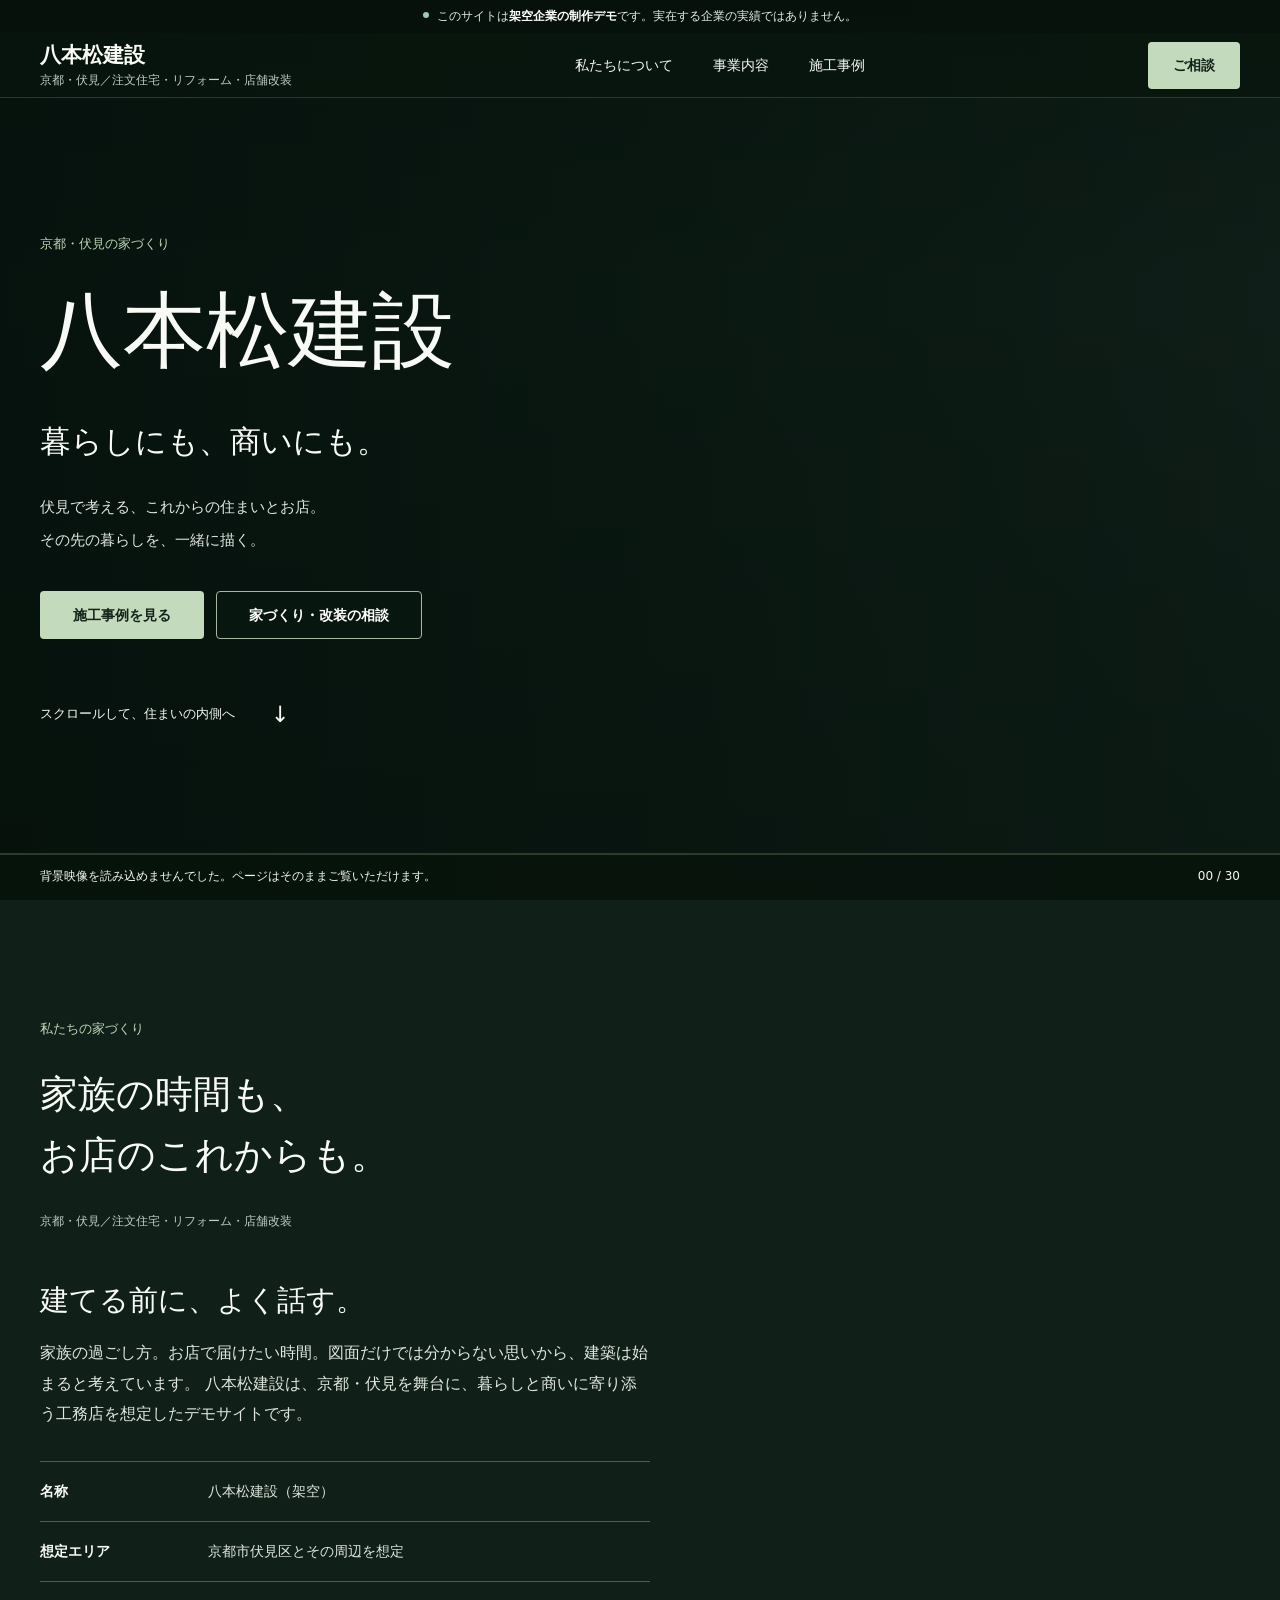
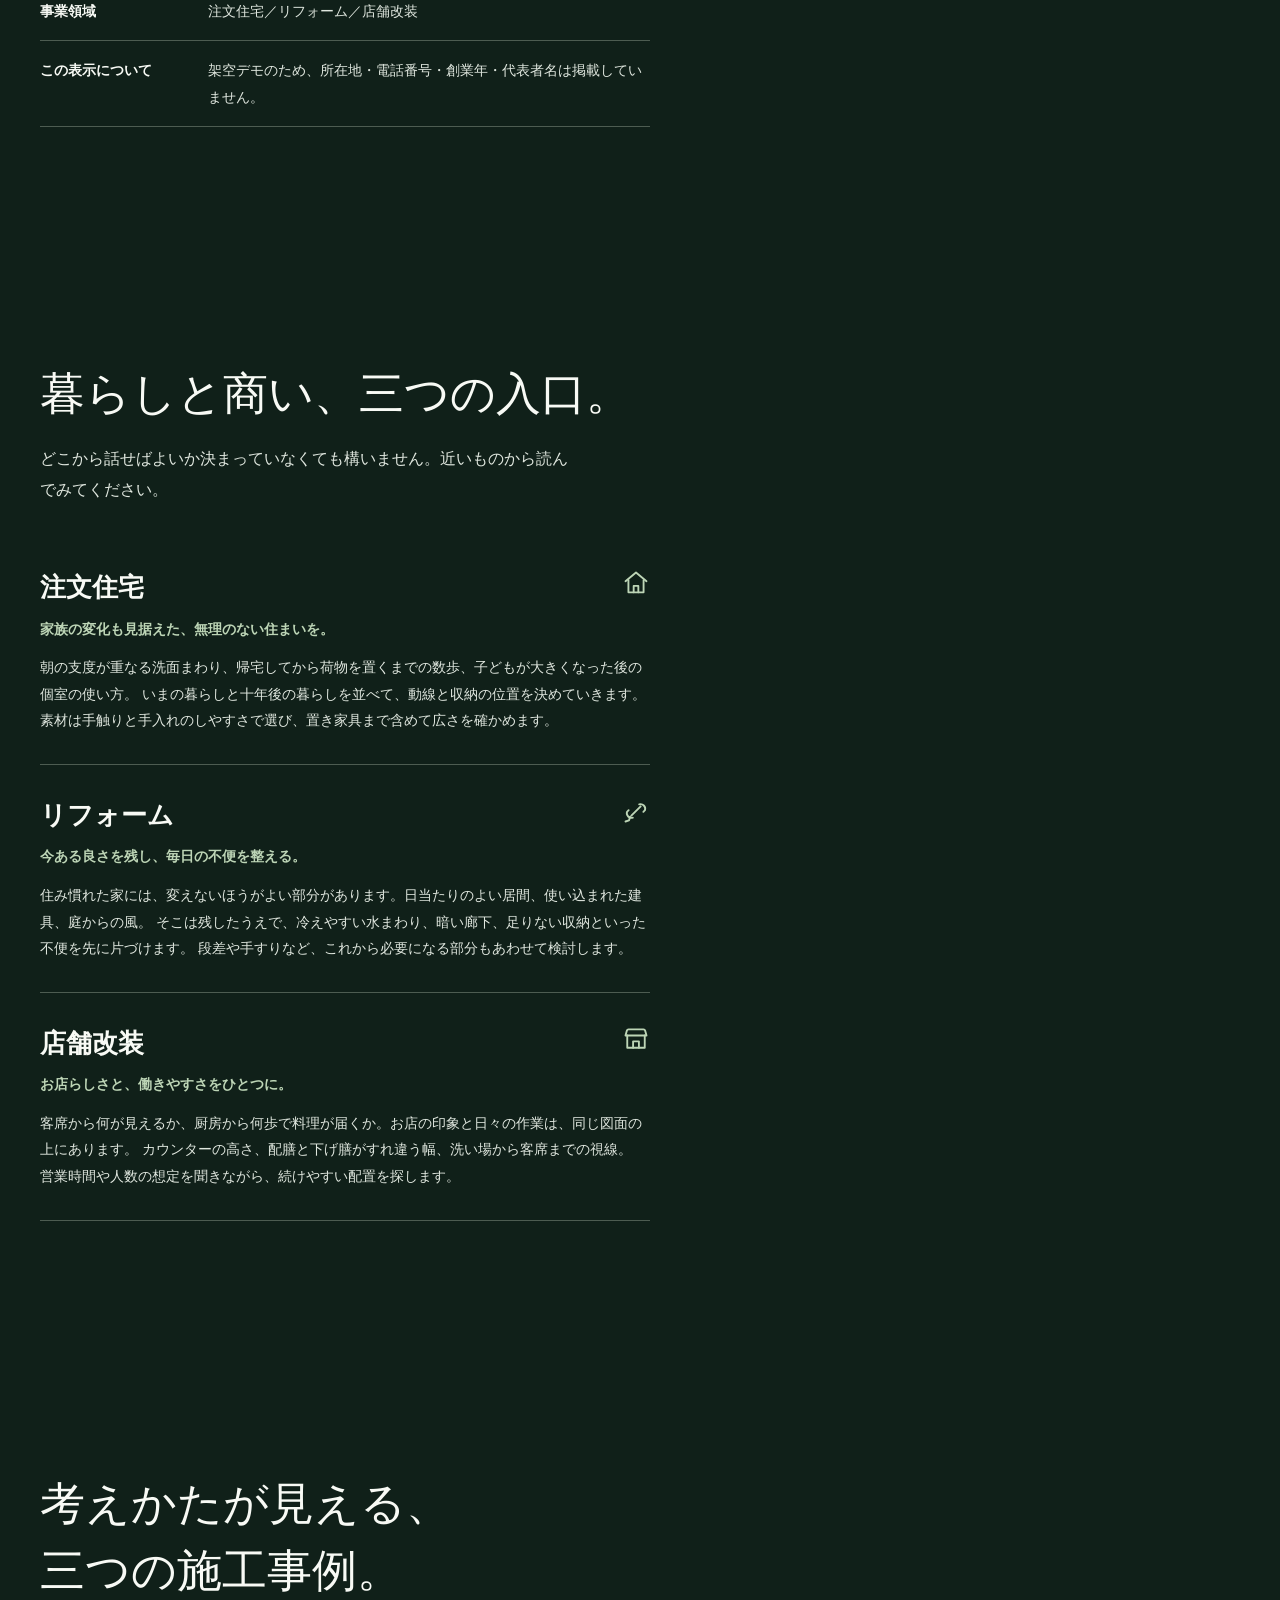
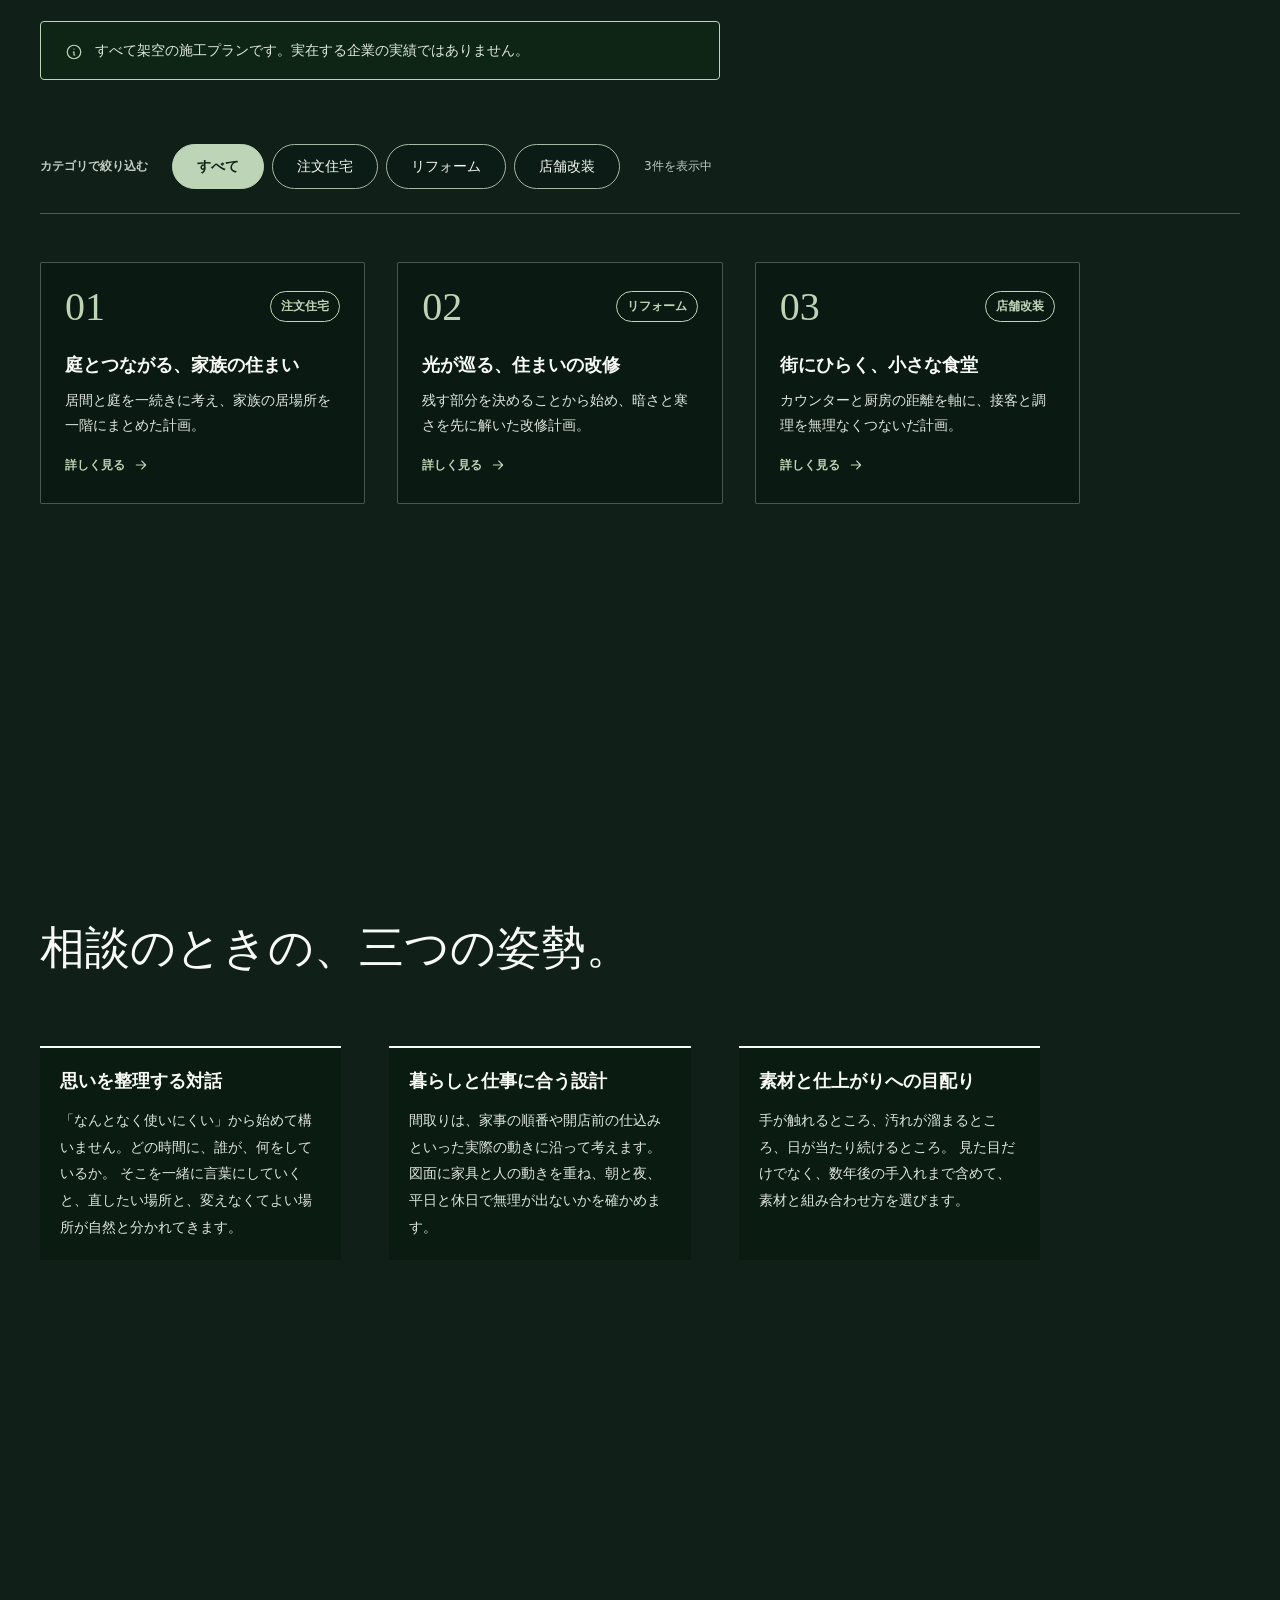
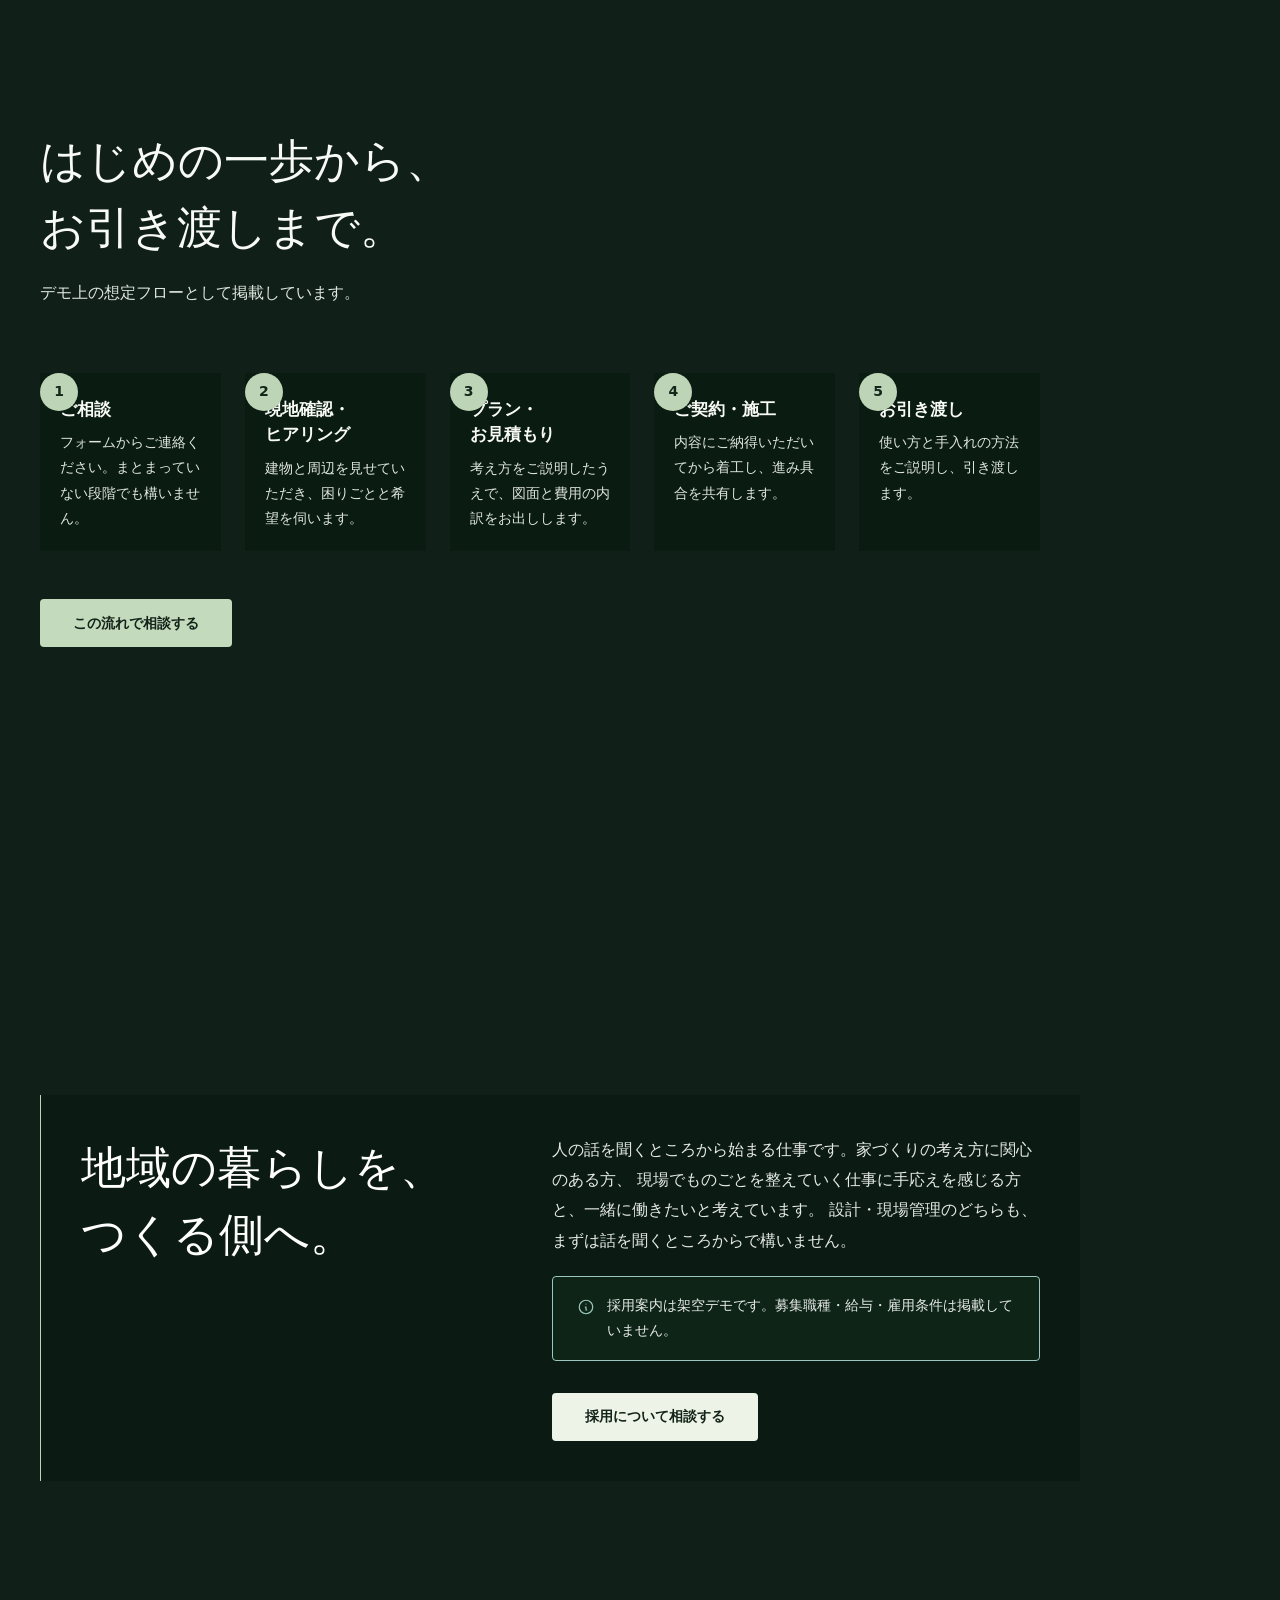
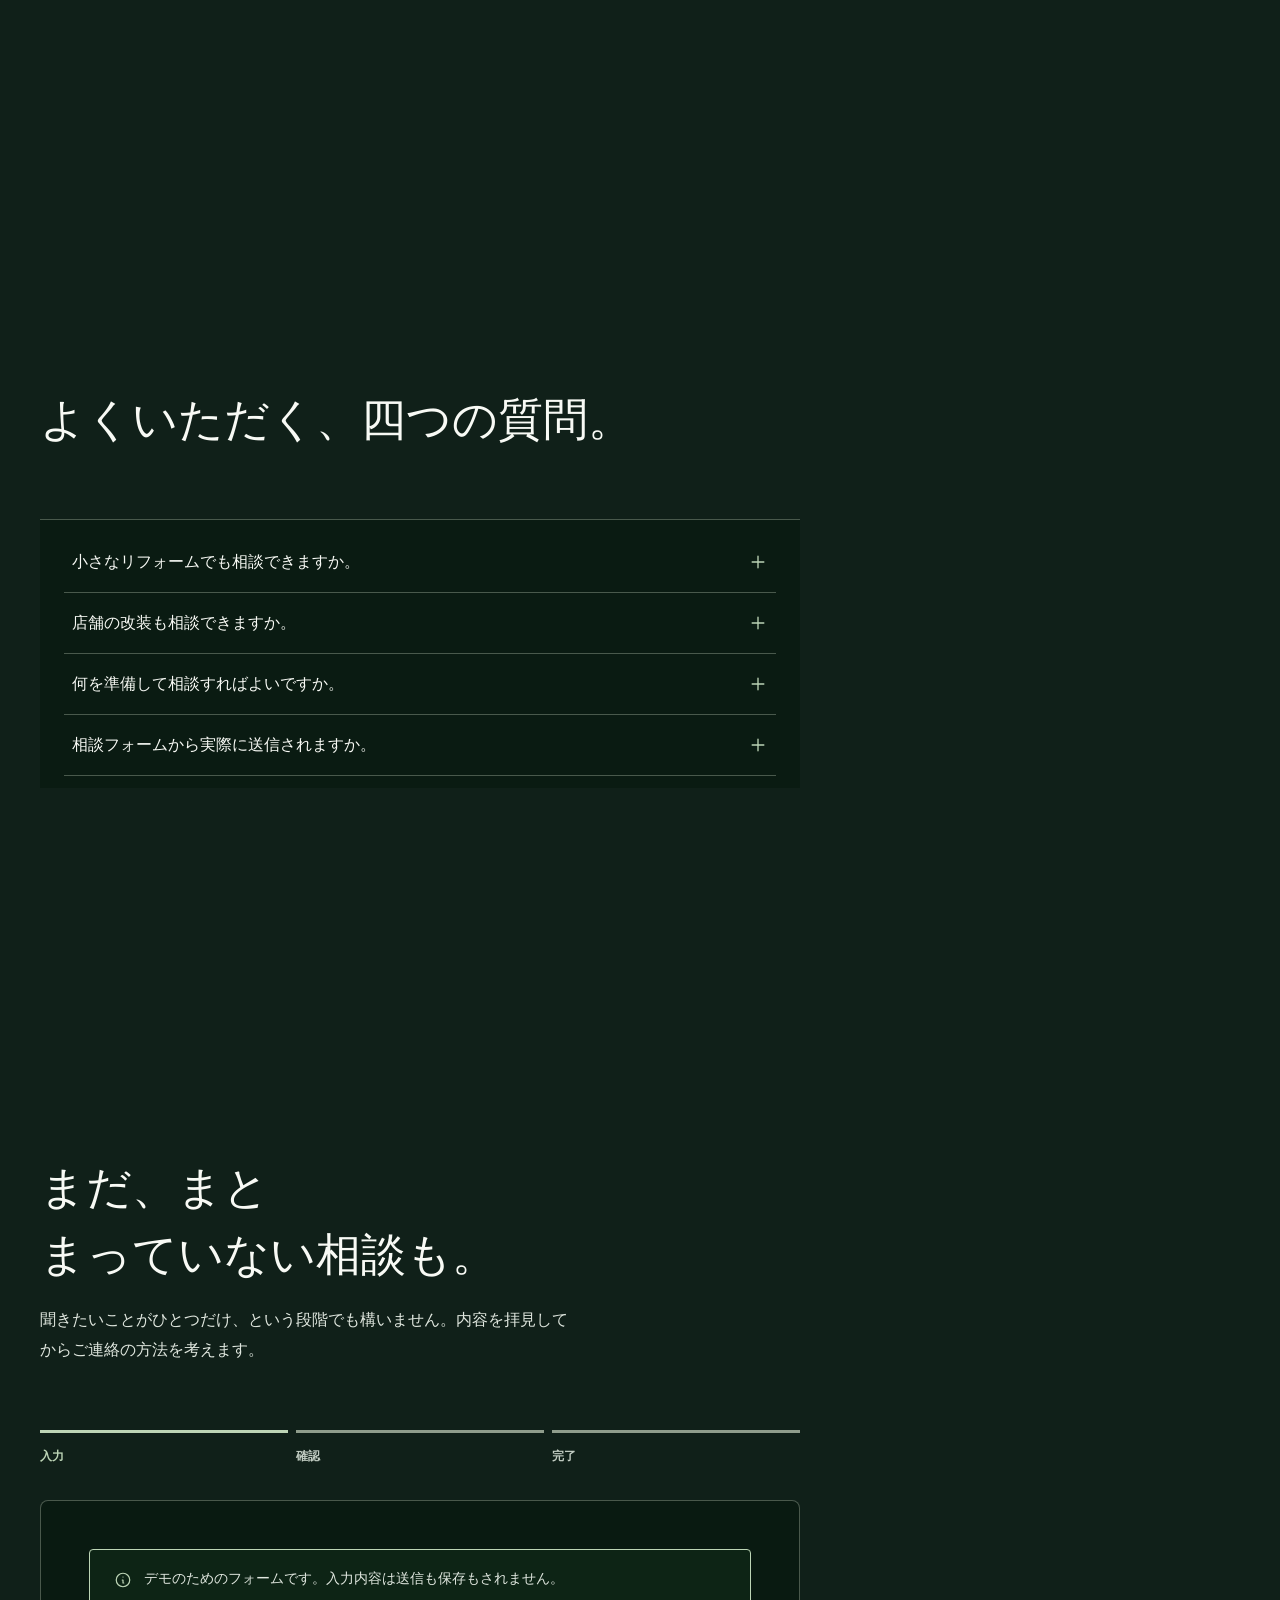
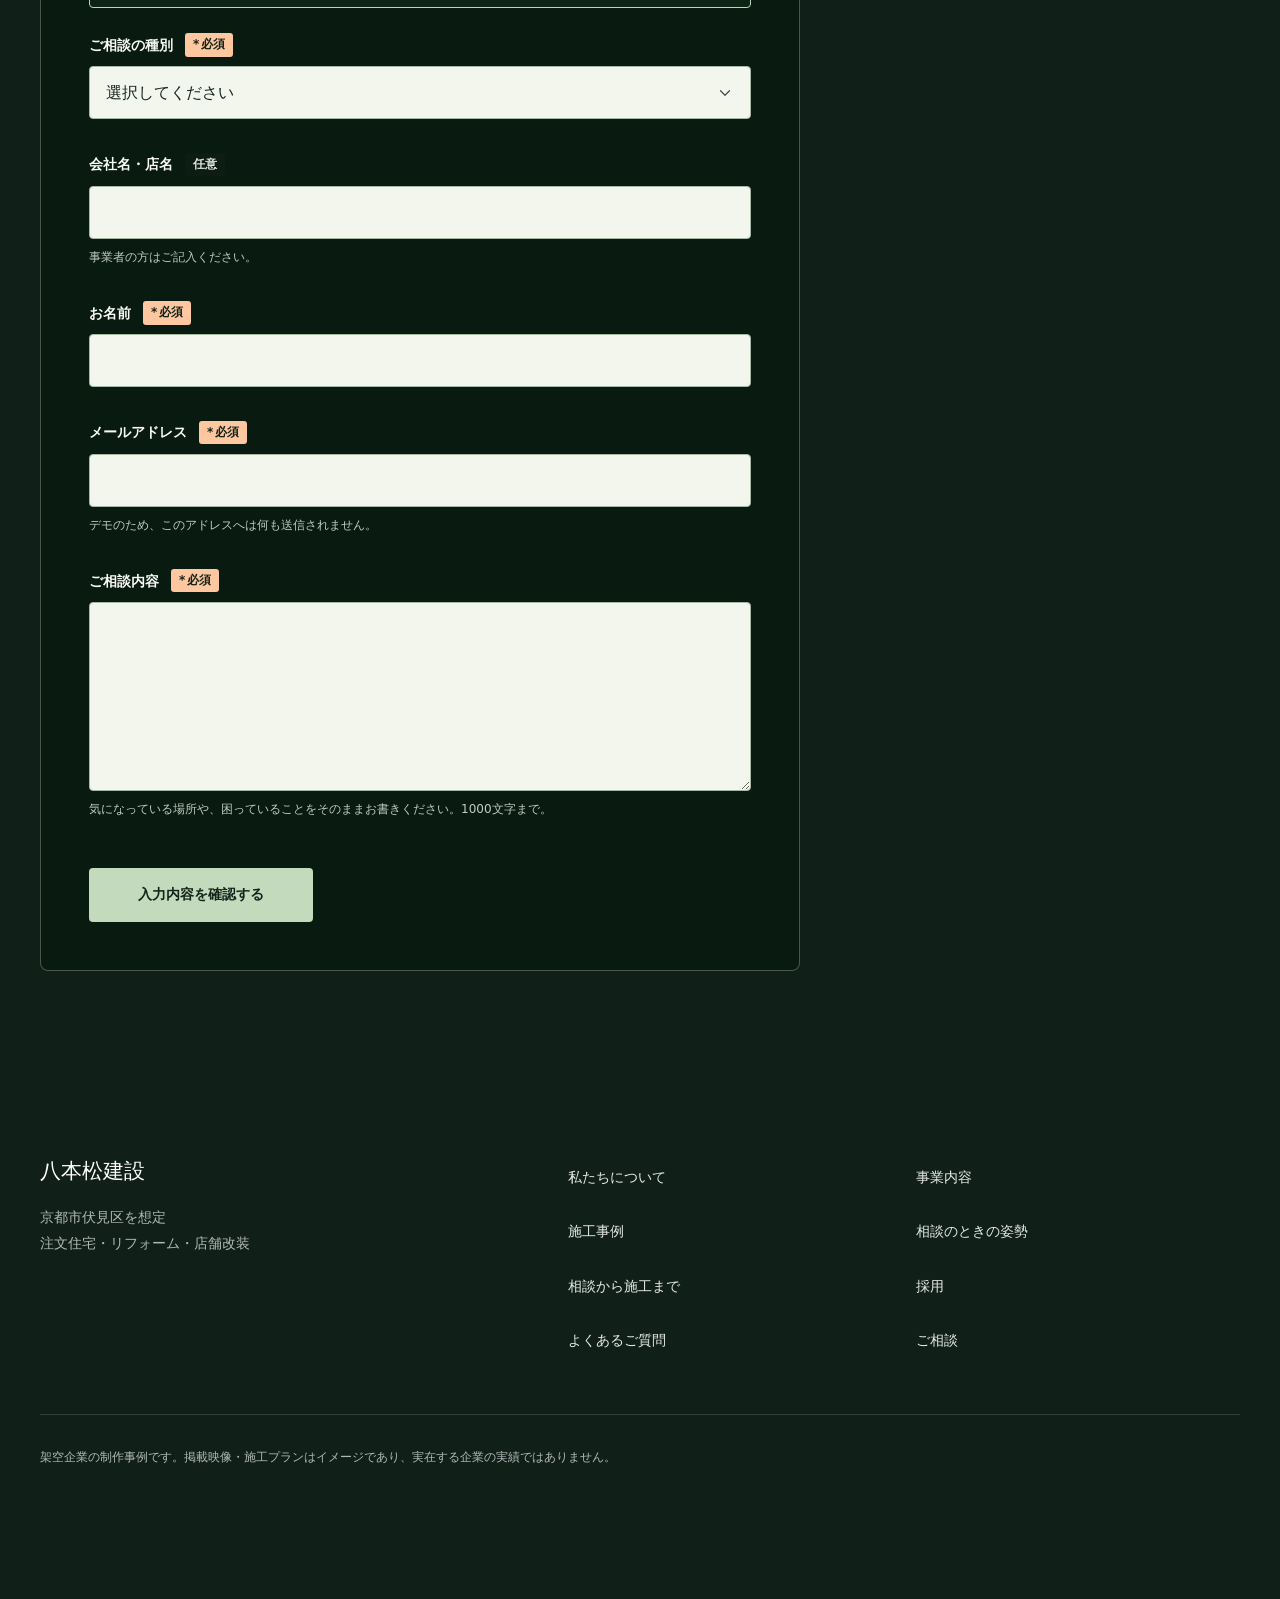
<file: works/hachihonmatsu/index.html>
<!DOCTYPE html>
<html lang="ja">
<head>
<meta charset="UTF-8">
<meta name="viewport" content="width=device-width, initial-scale=1">
<meta name="color-scheme" content="light">
<title>八本松建設｜暮らしにも、商いにも。伏見に根ざす、丁寧な建築。（架空企業の制作デモ）</title>
<meta name="description" content="八本松建設は、京都・伏見を想定した架空の工務店デモサイトです。注文住宅・リフォーム・店舗改装の考え方と、架空の施工プランを掲載しています。">
<meta name="robots" content="noindex, nofollow">
<link rel="stylesheet" href="styles.css">
</head>
<body>

<a class="skip-link" href="#main">本文へスキップ</a>

<!-- One viewport-filling video stays behind the entire page. -->
<div class="site-film" data-journey aria-hidden="true">
  <video class="site-film__video" id="houseTour" width="1280" height="720"
         preload="none" muted playsinline disablepictureinpicture tabindex="-1">
    <source src="assets/video/house-tour-480.mp4" type="video/mp4">
  </video>
  <div class="site-film__shade"></div>
</div>
<div class="film-controls" aria-label="背景映像の操作">
  <p class="film-controls__hint" id="tourHint">スクロールに合わせて、住まいを巡る。</p>
  <p class="film-controls__loading" id="tourLoading" role="status" hidden>映像を読み込んでいます</p>
  <span class="film-controls__time" aria-hidden="true"><span id="tourTime">00</span> / 30</span>
  <button class="film-controls__toggle" id="tourToggle" type="button" hidden>映像を固定</button>
  <noscript><a href="assets/video/house-tour-480.mp4">住宅の映像を見る</a></noscript>
  <div class="film-controls__track" aria-hidden="true"><span id="tourProgress"></span></div>
</div>

<!-- 告知バーとヘッダーを1つのsticky要素にまとめる。
     高さの実測値を app.js が --topbar-h に書き戻すため、
     オフセットに固定px（旧 --banner-h: 36px）を使わない。 -->
<div class="topbar" id="topbar">
  <p class="demo-banner" role="note">
    <span class="demo-banner__dot" aria-hidden="true"></span>
    <span class="demo-banner__text">このサイトは<strong>架空企業の制作デモ</strong>です。実在する企業の実績ではありません。</span>
  </p>

  <header class="site-header">
    <div class="site-header__inner">
      <a class="brand" href="#top">
        <span class="brand__name">八本松建設</span>
        <span class="brand__sub">京都・伏見／注文住宅・リフォーム・店舗改装</span>
      </a>

      <nav class="nav" id="primaryNav" aria-label="メインメニュー">
        <ul class="nav__list">
          <li><a href="#about">私たちについて</a></li>
          <li><a href="#services">事業内容</a></li>
          <li><a href="#works">施工事例</a></li>
        </ul>
      </nav>

      <div class="header-actions">
        <a class="btn btn--accent header-cta" href="#contact">ご相談</a>
        <button type="button" class="nav-toggle" id="navToggle" aria-expanded="false" aria-controls="primaryNav">
          <span class="nav-toggle__bars" aria-hidden="true"><span></span><span></span><span></span></span>
          <span class="nav-toggle__label">メニュー</span>
        </button>
      </div>
    </div>
  </header>
</div>
<div class="nav-scrim" id="navScrim" hidden></div>

<main id="main">

  <section class="intro" id="top" aria-labelledby="introTitle">
    <div class="container intro__copy">
      <p class="intro__eyebrow">京都・伏見の家づくり</p>
      <h1 class="intro__title" id="introTitle">八本松建設</h1>
      <p class="intro__lead">暮らしにも、商いにも。</p>
      <p class="intro__description">伏見で考える、これからの住まいとお店。<br>その先の暮らしを、一緒に描く。</p>
      <div class="intro__actions">
        <a class="btn btn--accent" href="#works">施工事例を見る</a>
        <a class="btn btn--outline" href="#contact">家づくり・改装の相談</a>
      </div>
      <a class="intro__scroll" href="#about">スクロールして、住まいの内側へ <span aria-hidden="true">↓</span></a>
    </div>
  </section>

  <!-- ============ 会社紹介 ============ -->
  <section class="section about" id="about" aria-labelledby="about-title">
    <div class="container about__grid">
      <div class="about__intro">
        <p class="intro__eyebrow">私たちの家づくり</p>
        <p class="about__statement">家族の時間も、<br>お店のこれからも。</p>
        <p class="caption">京都・伏見／注文住宅・リフォーム・店舗改装</p>
      </div>
      <div class="about__text">
        <h2 class="section-title" id="about-title">建てる前に、よく話す。</h2>
        <p>
          家族の過ごし方。お店で届けたい時間。図面だけでは分からない思いから、建築は始まると考えています。
          八本松建設は、京都・伏見を舞台に、暮らしと商いに寄り添う工務店を想定したデモサイトです。
        </p>
        <dl class="facts">
          <div class="facts__row">
            <dt>名称</dt>
            <dd>八本松建設（架空）</dd>
          </div>
          <div class="facts__row">
            <dt>想定エリア</dt>
            <dd>京都市伏見区とその周辺を想定</dd>
          </div>
          <div class="facts__row">
            <dt>事業領域</dt>
            <dd>注文住宅／リフォーム／店舗改装</dd>
          </div>
          <div class="facts__row">
            <dt>この表示について</dt>
            <dd>架空デモのため、所在地・電話番号・創業年・代表者名は掲載していません。</dd>
          </div>
        </dl>
      </div>
    </div>
  </section>

  <!-- ============ 事業内容 ============ -->
  <section class="section section--muted services" id="services" aria-labelledby="services-title">
    <div class="container">
      <div class="section-head">
        <h2 class="section-title" id="services-title">暮らしと商い、三つの入口。</h2>
        <p class="section-lead">
          どこから話せばよいか決まっていなくても構いません。近いものから読んでみてください。
        </p>
      </div>

      <div class="services__list">
        <article class="service">
          <span class="service__icon" aria-hidden="true">
            <svg viewBox="0 0 24 24" width="28" height="28" aria-hidden="true" focusable="false"><path d="M3 10.5 12 3l9 7.5"/><path d="M5.5 9.5V20h13V9.5"/><path d="M10 20v-5.5h4V20"/></svg>
          </span>
          <h3 class="service__title">注文住宅</h3>
          <p class="service__lead">家族の変化も見据えた、無理のない住まいを。</p>
          <p class="service__body">
            朝の支度が重なる洗面まわり、帰宅してから荷物を置くまでの数歩、子どもが大きくなった後の個室の使い方。
            いまの暮らしと十年後の暮らしを並べて、動線と収納の位置を決めていきます。
            素材は手触りと手入れのしやすさで選び、置き家具まで含めて広さを確かめます。
          </p>
        </article>

        <article class="service">
          <span class="service__icon" aria-hidden="true">
            <svg viewBox="0 0 24 24" width="28" height="28" aria-hidden="true" focusable="false"><path d="M14.7 6.3a4 4 0 0 1 5 5l-1.4 1.4"/><path d="M9.3 17.7a4 4 0 0 1-5-5l1.4-1.4"/><path d="M8 16 16 8"/><path d="M3 21l3-1 1-3"/></svg>
          </span>
          <h3 class="service__title">リフォーム</h3>
          <p class="service__lead">今ある良さを残し、毎日の不便を整える。</p>
          <p class="service__body">
            住み慣れた家には、変えないほうがよい部分があります。日当たりのよい居間、使い込まれた建具、庭からの風。
            そこは残したうえで、冷えやすい水まわり、暗い廊下、足りない収納といった不便を先に片づけます。
            段差や手すりなど、これから必要になる部分もあわせて検討します。
          </p>
        </article>

        <article class="service">
          <span class="service__icon" aria-hidden="true">
            <svg viewBox="0 0 24 24" width="28" height="28" aria-hidden="true" focusable="false"><path d="M3 9h18l-1.2-4.2A1.5 1.5 0 0 0 18.4 3.7H5.6a1.5 1.5 0 0 0-1.4 1.1Z"/><path d="M4.5 9v10.5h15V9"/><path d="M9.5 19.5V14h5v5.5"/></svg>
          </span>
          <h3 class="service__title">店舗改装</h3>
          <p class="service__lead">お店らしさと、働きやすさをひとつに。</p>
          <p class="service__body">
            客席から何が見えるか、厨房から何歩で料理が届くか。お店の印象と日々の作業は、同じ図面の上にあります。
            カウンターの高さ、配膳と下げ膳がすれ違う幅、洗い場から客席までの視線。
            営業時間や人数の想定を聞きながら、続けやすい配置を探します。
          </p>
        </article>
      </div>
    </div>
  </section>

  <!-- ============ 施工事例 ============ -->
  <section class="section works" id="works" aria-labelledby="works-title">
    <div class="container">
      <div class="section-head">
        <h2 class="section-title" id="works-title">考えかたが見える、三つの施工事例。</h2>
        <p class="notice">
          <svg viewBox="0 0 24 24" width="18" height="18" aria-hidden="true" focusable="false"><circle cx="12" cy="12" r="9"/><path d="M12 8h.01M11 12h1v4h1"/></svg>
          <span>すべて架空の施工プランです。実在する企業の実績ではありません。</span>
        </p>
      </div>

      <div class="filters">
        <span class="filters__label" id="filterLabel">カテゴリで絞り込む</span>
        <div class="filters__group" role="group" aria-labelledby="filterLabel">
          <button type="button" class="chip" data-filter="all" aria-pressed="true">すべて</button>
          <button type="button" class="chip" data-filter="house" aria-pressed="false">注文住宅</button>
          <button type="button" class="chip" data-filter="renovation" aria-pressed="false">リフォーム</button>
          <button type="button" class="chip" data-filter="shop" aria-pressed="false">店舗改装</button>
        </div>
        <p class="filters__status" id="filterStatus" aria-live="polite">3件を表示中</p>
      </div>

      <ul class="work-grid" id="workGrid">
        <li class="work-card reveal" data-category="house">
          <button type="button" class="work-card__btn" data-modal="modal-house" aria-haspopup="dialog">
            <span class="work-card__media"><span class="work-card__number" aria-hidden="true">01</span>
              <span class="tag">注文住宅</span>
            </span>
            <span class="work-card__body">
              <span class="work-card__title">庭とつながる、家族の住まい</span>
              <span class="work-card__excerpt">居間と庭を一続きに考え、家族の居場所を一階にまとめた計画。</span>
              <span class="work-card__more">
                詳しく見る
                <svg viewBox="0 0 24 24" width="16" height="16" aria-hidden="true" focusable="false"><path d="M5 12h14M13 6l6 6-6 6"/></svg>
              </span>
            </span>
          </button>
        </li>

        <li class="work-card reveal" data-category="renovation">
          <button type="button" class="work-card__btn" data-modal="modal-renovation" aria-haspopup="dialog">
            <span class="work-card__media"><span class="work-card__number" aria-hidden="true">02</span>
              <span class="tag">リフォーム</span>
            </span>
            <span class="work-card__body">
              <span class="work-card__title">光が巡る、住まいの改修</span>
              <span class="work-card__excerpt">残す部分を決めることから始め、暗さと寒さを先に解いた改修計画。</span>
              <span class="work-card__more">
                詳しく見る
                <svg viewBox="0 0 24 24" width="16" height="16" aria-hidden="true" focusable="false"><path d="M5 12h14M13 6l6 6-6 6"/></svg>
              </span>
            </span>
          </button>
        </li>

        <li class="work-card reveal" data-category="shop">
          <button type="button" class="work-card__btn" data-modal="modal-shop" aria-haspopup="dialog">
            <span class="work-card__media"><span class="work-card__number" aria-hidden="true">03</span>
              <span class="tag">店舗改装</span>
            </span>
            <span class="work-card__body">
              <span class="work-card__title">街にひらく、小さな食堂</span>
              <span class="work-card__excerpt">カウンターと厨房の距離を軸に、接客と調理を無理なくつないだ計画。</span>
              <span class="work-card__more">
                詳しく見る
                <svg viewBox="0 0 24 24" width="16" height="16" aria-hidden="true" focusable="false"><path d="M5 12h14M13 6l6 6-6 6"/></svg>
              </span>
            </span>
          </button>
        </li>
      </ul>

      <p class="works__empty" id="worksEmpty" hidden>該当する事例がありません。ほかのカテゴリをお試しください。</p>
    </div>
  </section>

  <!-- ============ 選ばれる理由（提案姿勢） ============ -->
  <section class="section section--muted reasons" id="reasons" aria-labelledby="reasons-title">
    <div class="container">
      <div class="section-head">
        <h2 class="section-title" id="reasons-title">相談のときの、三つの姿勢。</h2>
      </div>
      <ul class="reasons__list">
        <li class="reason">
          <h3 class="reason__title">思いを整理する対話</h3>
          <p>
            「なんとなく使いにくい」から始めて構いません。どの時間に、誰が、何をしているか。
            そこを一緒に言葉にしていくと、直したい場所と、変えなくてよい場所が自然と分かれてきます。
          </p>
        </li>
        <li class="reason">
          <h3 class="reason__title">暮らしと仕事に合う設計</h3>
          <p>
            間取りは、家事の順番や開店前の仕込みといった実際の動きに沿って考えます。
            図面に家具と人の動きを重ね、朝と夜、平日と休日で無理が出ないかを確かめます。
          </p>
        </li>
        <li class="reason">
          <h3 class="reason__title">素材と仕上がりへの目配り</h3>
          <p>
            手が触れるところ、汚れが溜まるところ、日が当たり続けるところ。
            見た目だけでなく、数年後の手入れまで含めて、素材と組み合わせ方を選びます。
          </p>
        </li>
      </ul>
    </div>
  </section>

  <!-- ============ 相談から施工 ============ -->
  <section class="section flow" id="flow" aria-labelledby="flow-title">
    <div class="container">
      <div class="section-head">
        <h2 class="section-title" id="flow-title">はじめの一歩から、お引き渡しまで。</h2>
        <p class="section-lead">デモ上の想定フローとして掲載しています。</p>
      </div>

      <ol class="steps">
        <li class="step">
          <span class="step__num" aria-hidden="true">1</span>
          <h3 class="step__title">ご相談</h3>
          <p>フォームからご連絡ください。まとまっていない段階でも構いません。</p>
        </li>
        <li class="step">
          <span class="step__num" aria-hidden="true">2</span>
          <h3 class="step__title">現地確認・ヒアリング</h3>
          <p>建物と周辺を見せていただき、困りごとと希望を伺います。</p>
        </li>
        <li class="step">
          <span class="step__num" aria-hidden="true">3</span>
          <h3 class="step__title">プラン・お見積もり</h3>
          <p>考え方をご説明したうえで、図面と費用の内訳をお出しします。</p>
        </li>
        <li class="step">
          <span class="step__num" aria-hidden="true">4</span>
          <h3 class="step__title">ご契約・施工</h3>
          <p>内容にご納得いただいてから着工し、進み具合を共有します。</p>
        </li>
        <li class="step">
          <span class="step__num" aria-hidden="true">5</span>
          <h3 class="step__title">お引き渡し</h3>
          <p>使い方と手入れの方法をご説明し、引き渡します。</p>
        </li>
      </ol>

      <p class="flow__cta">
        <a class="btn btn--accent" href="#contact">この流れで相談する</a>
      </p>
    </div>
  </section>

  <!-- ============ 採用 ============ -->
  <section class="section band recruit" id="recruit" aria-labelledby="recruit-title">
    <div class="container band__grid">
      <div>
        <h2 class="section-title section-title--light" id="recruit-title">地域の暮らしを、つくる側へ。</h2>
      </div>
      <div>
        <p class="band__text">
          人の話を聞くところから始まる仕事です。家づくりの考え方に関心のある方、
          現場でものごとを整えていく仕事に手応えを感じる方と、一緒に働きたいと考えています。
          設計・現場管理のどちらも、まずは話を聞くところからで構いません。
        </p>
        <p class="notice notice--onDark">
          <svg viewBox="0 0 24 24" width="18" height="18" aria-hidden="true" focusable="false"><circle cx="12" cy="12" r="9"/><path d="M12 8h.01M11 12h1v4h1"/></svg>
          <span>採用案内は架空デモです。募集職種・給与・雇用条件は掲載していません。</span>
        </p>
        <p>
          <button type="button" class="btn btn--light" id="recruitCta">採用について相談する</button>
        </p>
      </div>
    </div>
  </section>

  <!-- ============ FAQ ============ -->
  <section class="section faq" id="faq" aria-labelledby="faq-title">
    <div class="container container--narrow">
      <div class="section-head">
        <h2 class="section-title" id="faq-title">よくいただく、四つの質問。</h2>
      </div>

      <div class="accordion">
        <div class="accordion__item">
          <h3 class="accordion__heading">
            <button type="button" class="accordion__btn" aria-expanded="false" aria-controls="faq-a1" id="faq-q1">
              <span>小さなリフォームでも相談できますか。</span>
              <svg class="accordion__icon" viewBox="0 0 24 24" width="20" height="20" aria-hidden="true" focusable="false"><path d="M12 5v14M5 12h14"/></svg>
            </button>
          </h3>
          <div class="accordion__panel" id="faq-a1" role="region" aria-labelledby="faq-q1" hidden>
            <p>
              はい。一室の改修や水まわりだけのご相談も想定しています。
              範囲が小さくても、現地を見せていただいたうえで考え方とお見積もりをお出しする流れは変わりません。
              「どこまでやるか決めきれていない」という段階のご相談も歓迎します。
            </p>
          </div>
        </div>

        <div class="accordion__item">
          <h3 class="accordion__heading">
            <button type="button" class="accordion__btn" aria-expanded="false" aria-controls="faq-a2" id="faq-q2">
              <span>店舗の改装も相談できますか。</span>
              <svg class="accordion__icon" viewBox="0 0 24 24" width="20" height="20" aria-hidden="true" focusable="false"><path d="M12 5v14M5 12h14"/></svg>
            </button>
          </h3>
          <div class="accordion__panel" id="faq-a2" role="region" aria-labelledby="faq-q2" hidden>
            <p>
              はい。飲食店をはじめとした小規模な店舗の改装を想定しています。
              客席と厨房の動線、洗い場やカウンターの位置など、日々の作業に直結する部分から一緒に検討します。
              営業を続けながらの工事についても、想定できる範囲でご相談ください。
            </p>
          </div>
        </div>

        <div class="accordion__item">
          <h3 class="accordion__heading">
            <button type="button" class="accordion__btn" aria-expanded="false" aria-controls="faq-a3" id="faq-q3">
              <span>何を準備して相談すればよいですか。</span>
              <svg class="accordion__icon" viewBox="0 0 24 24" width="20" height="20" aria-hidden="true" focusable="false"><path d="M12 5v14M5 12h14"/></svg>
            </button>
          </h3>
          <div class="accordion__panel" id="faq-a3" role="region" aria-labelledby="faq-q3" hidden>
            <p>
              特別な準備は不要です。気になっている場所の写真や、間取りの分かるものがあれば話が早くなりますが、
              なくても構いません。「朝の支度が重なって困る」「夕方に暗い」といった困りごとの言葉だけでも、
              そこから一緒に整理していきます。
            </p>
          </div>
        </div>

        <div class="accordion__item">
          <h3 class="accordion__heading">
            <button type="button" class="accordion__btn" aria-expanded="false" aria-controls="faq-a4" id="faq-q4">
              <span>相談フォームから実際に送信されますか。</span>
              <svg class="accordion__icon" viewBox="0 0 24 24" width="20" height="20" aria-hidden="true" focusable="false"><path d="M12 5v14M5 12h14"/></svg>
            </button>
          </h3>
          <div class="accordion__panel" id="faq-a4" role="region" aria-labelledby="faq-q4" hidden>
            <p>
              <strong>送信されません。</strong>
              このサイトは架空企業の制作デモで、フォームは画面の動きを確認するためのものです。
              入力した内容はどこにも送信されず、保存もされません。完了画面まで進んでも同じです。
              ページを閉じるか再読み込みすると入力内容は消えます。
            </p>
          </div>
        </div>
      </div>
    </div>
  </section>

  <!-- ============ 問い合わせ ============ -->
  <section class="section section--muted contact" id="contact" aria-labelledby="contact-title">
    <div class="container container--narrow">
      <div class="section-head">
        <h2 class="section-title" id="contact-title">まだ、まとまっていない相談も。</h2>
        <p class="section-lead">
          聞きたいことがひとつだけ、という段階でも構いません。内容を拝見してからご連絡の方法を考えます。
        </p>
      </div>

      <ol class="progress" id="formProgress" aria-label="入力の進み具合">
        <li class="progress__item is-current" data-step="input" aria-current="step"><span>入力</span></li>
        <li class="progress__item" data-step="confirm"><span>確認</span></li>
        <li class="progress__item" data-step="done"><span>完了</span></li>
      </ol>

      <div class="form-card">

        <!-- ---- Step 1: 入力 ---- -->
        <div id="stepInput">
          <p class="notice">
            <svg viewBox="0 0 24 24" width="18" height="18" aria-hidden="true" focusable="false"><circle cx="12" cy="12" r="9"/><path d="M12 8h.01M11 12h1v4h1"/></svg>
            <span>デモのためのフォームです。入力内容は送信も保存もされません。</span>
          </p>

          <div class="error-summary" id="errorSummary" role="alert" tabindex="-1" hidden>
            <h3 class="error-summary__title" id="errorSummaryTitle">入力内容をご確認ください</h3>
            <ul class="error-summary__list" id="errorSummaryList"></ul>
          </div>

          <form id="contactForm" novalidate>
            <div class="field">
              <label class="field__label" for="topic">
                ご相談の種別 <span class="req">必須</span>
              </label>
              <select id="topic" name="topic" class="control" required aria-describedby="topic-error">
                <option value="">選択してください</option>
                <option value="注文住宅">注文住宅</option>
                <option value="リフォーム">リフォーム</option>
                <option value="店舗改装">店舗改装</option>
                <option value="採用">採用</option>
                <option value="その他">その他</option>
              </select>
              <p class="field__error" id="topic-error" hidden></p>
            </div>

            <div class="field">
              <label class="field__label" for="company">
                会社名・店名 <span class="opt">任意</span>
              </label>
              <input type="text" id="company" name="company" class="control" autocomplete="organization"
                     maxlength="80" aria-describedby="company-help">
              <p class="field__help" id="company-help">事業者の方はご記入ください。</p>
            </div>

            <div class="field">
              <label class="field__label" for="name">
                お名前 <span class="req">必須</span>
              </label>
              <input type="text" id="name" name="name" class="control" autocomplete="name"
                     maxlength="80" required aria-describedby="name-error">
              <p class="field__error" id="name-error" hidden></p>
            </div>

            <div class="field">
              <label class="field__label" for="email">
                メールアドレス <span class="req">必須</span>
              </label>
              <input type="email" id="email" name="email" class="control" autocomplete="email"
                     inputmode="email" maxlength="120" required aria-describedby="email-help email-error">
              <p class="field__help" id="email-help">デモのため、このアドレスへは何も送信されません。</p>
              <p class="field__error" id="email-error" hidden></p>
            </div>

            <div class="field">
              <label class="field__label" for="message">
                ご相談内容 <span class="req">必須</span>
              </label>
              <textarea id="message" name="message" class="control" rows="6" maxlength="1000"
                        required aria-describedby="message-help message-error"></textarea>
              <p class="field__help" id="message-help">気になっている場所や、困っていることをそのままお書きください。1000文字まで。</p>
              <p class="field__error" id="message-error" hidden></p>
            </div>

            <div class="form-actions">
              <button type="submit" class="btn btn--accent btn--lg">入力内容を確認する</button>
            </div>
          </form>
        </div>

        <!-- ---- Step 2: 確認 ---- -->
        <div id="stepConfirm" hidden>
          <h3 class="step-title" id="confirmTitle" tabindex="-1">入力内容の確認</h3>
          <p class="step-desc">この内容でよろしければ、下のボタンへお進みください。</p>

          <dl class="review">
            <div class="review__row"><dt>ご相談の種別</dt><dd id="rv-topic"></dd></div>
            <div class="review__row"><dt>会社名・店名</dt><dd id="rv-company"></dd></div>
            <div class="review__row"><dt>お名前</dt><dd id="rv-name"></dd></div>
            <div class="review__row"><dt>メールアドレス</dt><dd id="rv-email"></dd></div>
            <div class="review__row"><dt>ご相談内容</dt><dd id="rv-message" class="review__message"></dd></div>
          </dl>

          <p class="notice notice--warn">
            <svg viewBox="0 0 24 24" width="18" height="18" aria-hidden="true" focusable="false"><path d="M12 4 2.5 20h19Z"/><path d="M12 10v4M12 17h.01"/></svg>
            <span>これはデモです。次へ進んでも内容は送信されません。</span>
          </p>

          <div class="form-actions form-actions--split">
            <button type="button" class="btn btn--outline" id="backToEdit">戻って編集する</button>
            <button type="button" class="btn btn--accent" id="submitFinal">この内容で進む（デモ）</button>
          </div>
        </div>

        <!-- ---- Step 3: 完了 ---- -->
        <div id="stepDone" hidden>
          <div class="done">
            <span class="done__mark" aria-hidden="true">
              <svg viewBox="0 0 24 24" width="30" height="30" aria-hidden="true" focusable="false"><path d="M4 12.5 9.5 18 20 7"/></svg>
            </span>
            <h3 class="step-title" id="doneTitle" tabindex="-1">画面上の送信手続きが完了しました</h3>
            <p class="done__lead">
              実際のサイトであれば、この時点で担当者に内容が届き、折り返しご連絡する流れになります。
            </p>
            <p class="notice notice--warn done__notice">
              <svg viewBox="0 0 24 24" width="18" height="18" aria-hidden="true" focusable="false"><path d="M12 4 2.5 20h19Z"/><path d="M12 10v4M12 17h.01"/></svg>
              <span><strong>デモのため送信されていません。</strong>入力された内容はどこにも送信されず、保存もされていません。</span>
            </p>
            <div class="form-actions">
              <button type="button" class="btn btn--outline" id="restartForm">もう一度入力する</button>
            </div>
          </div>
        </div>

      </div>
    </div>
  </section>

</main>

<footer class="site-footer">
  <div class="container footer__grid">
    <div>
      <p class="footer__brand">八本松建設</p>
      <p class="footer__meta">京都市伏見区を想定</p>
      <p class="footer__meta">注文住宅・リフォーム・店舗改装</p>
    </div>
    <nav class="footer__nav" aria-label="フッターメニュー">
      <ul>
        <li><a href="#about">私たちについて</a></li>
        <li><a href="#services">事業内容</a></li>
        <li><a href="#works">施工事例</a></li>
        <li><a href="#reasons">相談のときの姿勢</a></li>
        <li><a href="#flow">相談から施工まで</a></li>
        <li><a href="#recruit">採用</a></li>
        <li><a href="#faq">よくあるご質問</a></li>
        <li><a href="#contact">ご相談</a></li>
      </ul>
    </nav>
  </div>
  <div class="container">
    <p class="footer__disclaimer">
      架空企業の制作事例です。掲載映像・施工プランはイメージであり、実在する企業の実績ではありません。
    </p>
  </div>
</footer>

<!-- ============ モーダル ============ -->
<div class="modal" id="modal-house" hidden>
  <div class="modal__backdrop" data-close></div>
  <div class="modal__dialog" role="dialog" aria-modal="true" aria-labelledby="modal-house-title" tabindex="-1">
    <button type="button" class="modal__close" data-close aria-label="閉じる">
      <svg viewBox="0 0 24 24" width="22" height="22" aria-hidden="true" focusable="false"><path d="M6 6l12 12M18 6 6 18"/></svg>
    </button>
    <div class="modal__scroll">
      <div class="modal__body">
        <h2 class="modal__title" id="modal-house-title">庭とつながる、家族の住まい</h2>
        <p class="modal__meta"><span class="tag">注文住宅</span><span class="modal__note">架空の施工プランです。実在する施工実績ではありません。</span></p>

        <h3 class="modal__sub">計画のテーマ</h3>
        <p>
          家族が自然と一階に集まる住まいを想定しました。居間と庭を別のものとして扱わず、
          縁側のような中間の場所を挟んで一続きに考えています。
          来客の多い暮らしでも、家族の生活が丸ごと見えてしまわないよう、玄関からの視線を整理しました。
        </p>

        <h3 class="modal__sub">設計のポイント</h3>
        <ol class="points">
          <li>
            <strong>庭に開く居間と、その手前の緩衝</strong>
            大きな開口の内側に土間と縁側を挟み、夏の日射しと冬の冷えを一段やわらげる想定です。
            庭側の植栽は目隠しを兼ねます。
          </li>
          <li>
            <strong>玄関から続く土間収納</strong>
            外で使うものを室内に持ち込まずに済むよう、玄関脇に土間の収納を設けます。
            買い物から台所までの動線も、ここを通って短くなります。
          </li>
          <li>
            <strong>二階を後から仕切れる構成</strong>
            子どもが小さいうちは広く使い、後から間仕切りを足せる形にしています。
            窓と照明、収納の位置を先に分けて計画しておく想定です。
          </li>
        </ol>

        <p class="modal__cta">
          <button type="button" class="btn btn--accent" data-goto-contact data-topic="注文住宅">この計画について相談する</button>
        </p>
      </div>
    </div>
  </div>
</div>

<div class="modal" id="modal-renovation" hidden>
  <div class="modal__backdrop" data-close></div>
  <div class="modal__dialog" role="dialog" aria-modal="true" aria-labelledby="modal-renovation-title" tabindex="-1">
    <button type="button" class="modal__close" data-close aria-label="閉じる">
      <svg viewBox="0 0 24 24" width="22" height="22" aria-hidden="true" focusable="false"><path d="M6 6l12 12M18 6 6 18"/></svg>
    </button>
    <div class="modal__scroll">
      <div class="modal__body">
        <h2 class="modal__title" id="modal-renovation-title">光が巡る、住まいの改修</h2>
        <p class="modal__meta"><span class="tag">リフォーム</span><span class="modal__note">架空の施工プランです。実在する施工実績ではありません。</span></p>

        <h3 class="modal__sub">計画のテーマ</h3>
        <p>
          長く住まわれた家の、残したい部分を先に決めるところから始める想定の計画です。
          間取りを大きく作り替えるのではなく、光と風の通り道を整えることを中心に置きました。
          日中に家のどこにいても暗さを感じない状態を目標にしています。
        </p>

        <h3 class="modal__sub">設計のポイント</h3>
        <ol class="points">
          <li>
            <strong>庭側の開口を作り替える</strong>
            既存の壁と柱を活かしたうえで、庭に面した開口を広げ、床の高さを揃えます。
            外の緑が室内の奥まで届くようにする想定です。
          </li>
          <li>
            <strong>暗い廊下を居間に取り込む</strong>
            使われていなかった廊下の一部を居間側に取り込み、行き止まりをなくします。
            動線が短くなり、明かりも回りやすくなります。
          </li>
          <li>
            <strong>水まわりの寒さを先に解く</strong>
            断熱と窓の性能、暖房の位置を見直し、冬場の温度差を小さくします。
            見た目の仕上げよりも先に検討する部分として扱います。
          </li>
        </ol>

        <p class="modal__cta">
          <button type="button" class="btn btn--accent" data-goto-contact data-topic="リフォーム">この計画について相談する</button>
        </p>
      </div>
    </div>
  </div>
</div>

<div class="modal" id="modal-shop" hidden>
  <div class="modal__backdrop" data-close></div>
  <div class="modal__dialog" role="dialog" aria-modal="true" aria-labelledby="modal-shop-title" tabindex="-1">
    <button type="button" class="modal__close" data-close aria-label="閉じる">
      <svg viewBox="0 0 24 24" width="22" height="22" aria-hidden="true" focusable="false"><path d="M6 6l12 12M18 6 6 18"/></svg>
    </button>
    <div class="modal__scroll">
      <div class="modal__body">
        <h2 class="modal__title" id="modal-shop-title">街にひらく、小さな食堂</h2>
        <p class="modal__meta"><span class="tag">店舗改装</span><span class="modal__note">架空の施工プランです。実在する施工実績ではありません。</span></p>

        <h3 class="modal__sub">計画のテーマ</h3>
        <p>
          ひとりでも入りやすく、常連のいる店。その両方が成り立つ配置を想定しました。
          カウンターを主役に据えつつ、街に面した窓際に小さなテーブル席を置き、
          通りからの見え方と、中にいるときの落ち着きを両立させています。
        </p>

        <h3 class="modal__sub">設計のポイント</h3>
        <ol class="points">
          <li>
            <strong>厨房とカウンターの距離</strong>
            調理から提供までが数歩で完結する配置にし、作り手が客席に背を向ける時間を減らします。
            洗い場は客席から見えにくい位置に寄せる想定です。
          </li>
          <li>
            <strong>通りとの距離を選べる席</strong>
            窓際のテーブル席とカウンターで、街との距離感を変えています。
            ひとりの客と連れのある客が、それぞれ落ち着ける場所を選べる構成です。
          </li>
          <li>
            <strong>掃除と入れ替えのしやすさ</strong>
            床と壁の取り合わせ、カウンター下の収まり方を、日々の清掃を前提に決めます。
            棚やカウンターなどの備品は、将来の配置替えを見込んで、動かせるものと造り付けを分ける想定です。
          </li>
        </ol>

        <p class="modal__cta">
          <button type="button" class="btn btn--accent" data-goto-contact data-topic="店舗改装">この計画について相談する</button>
        </p>
      </div>
    </div>
  </div>
</div>

<script src="app.js" defer></script>
<script src="journey.js" defer></script>
</body>
</html>
</file>
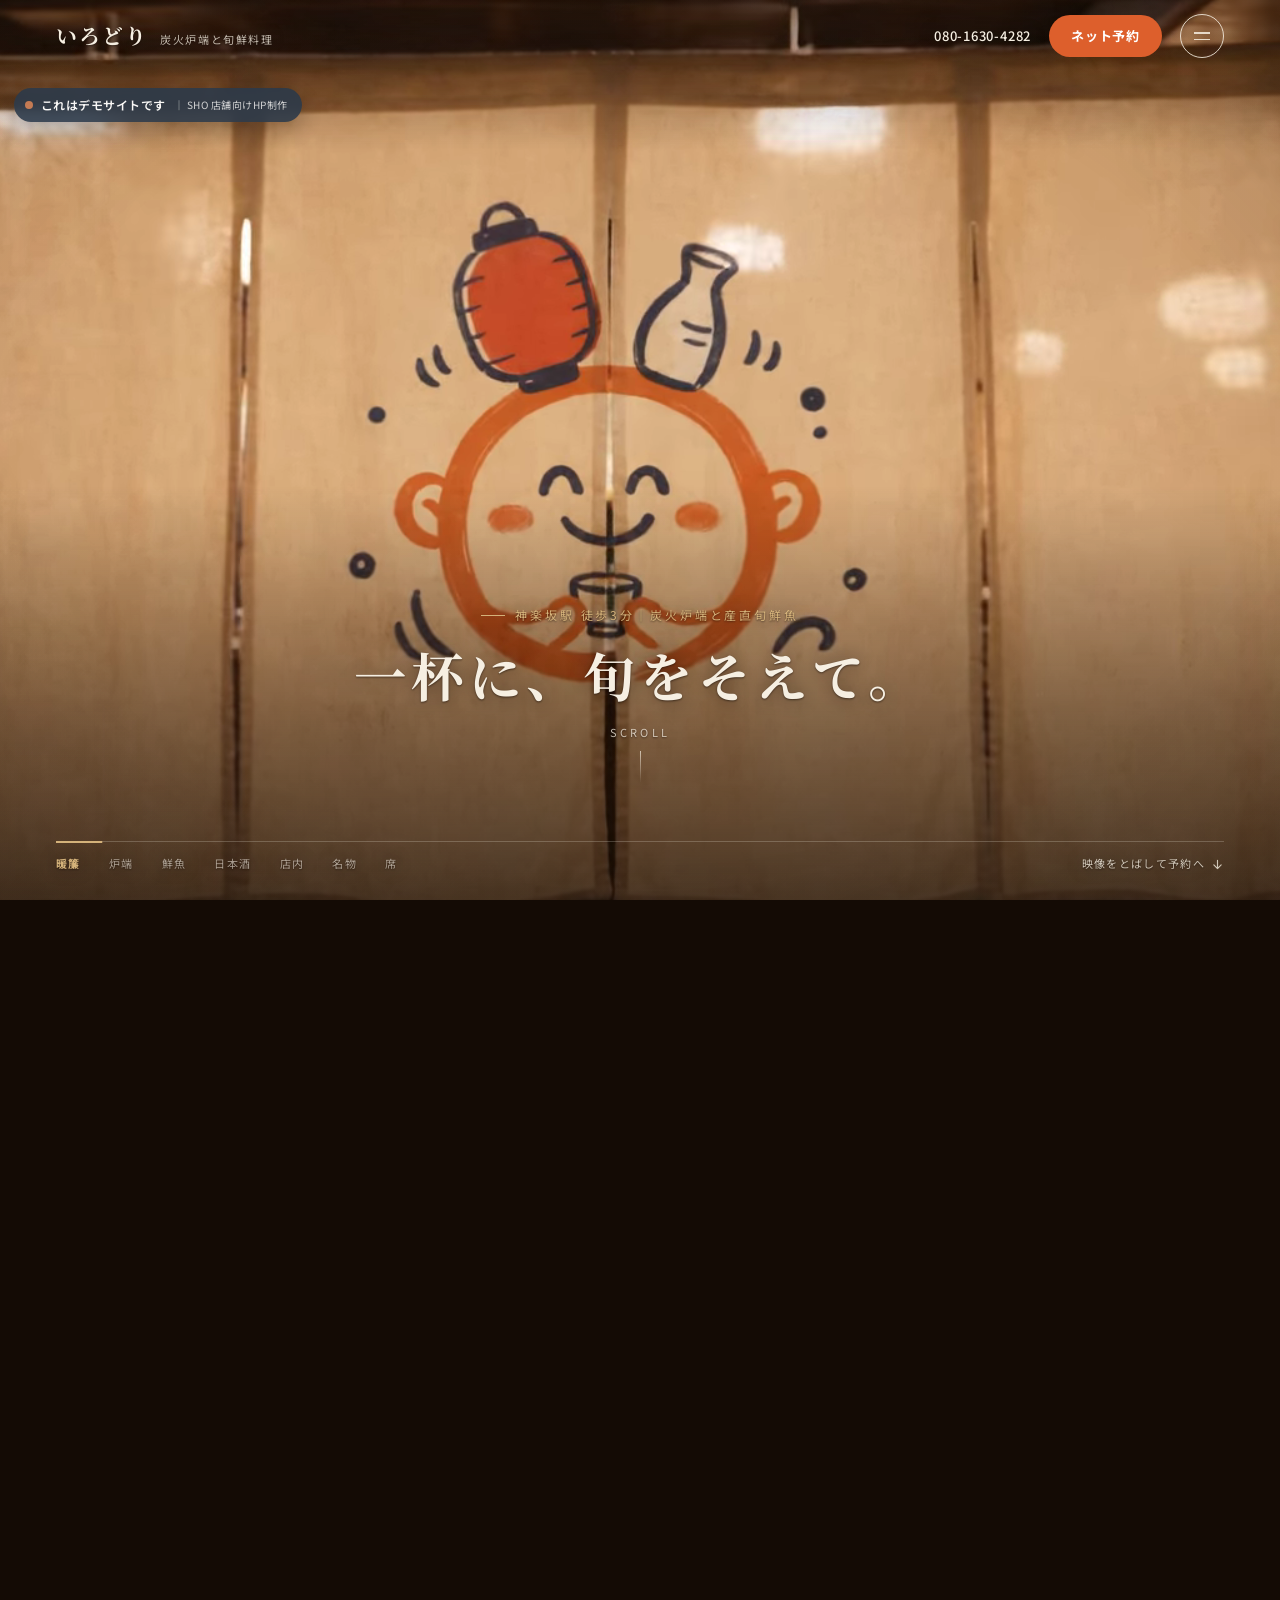
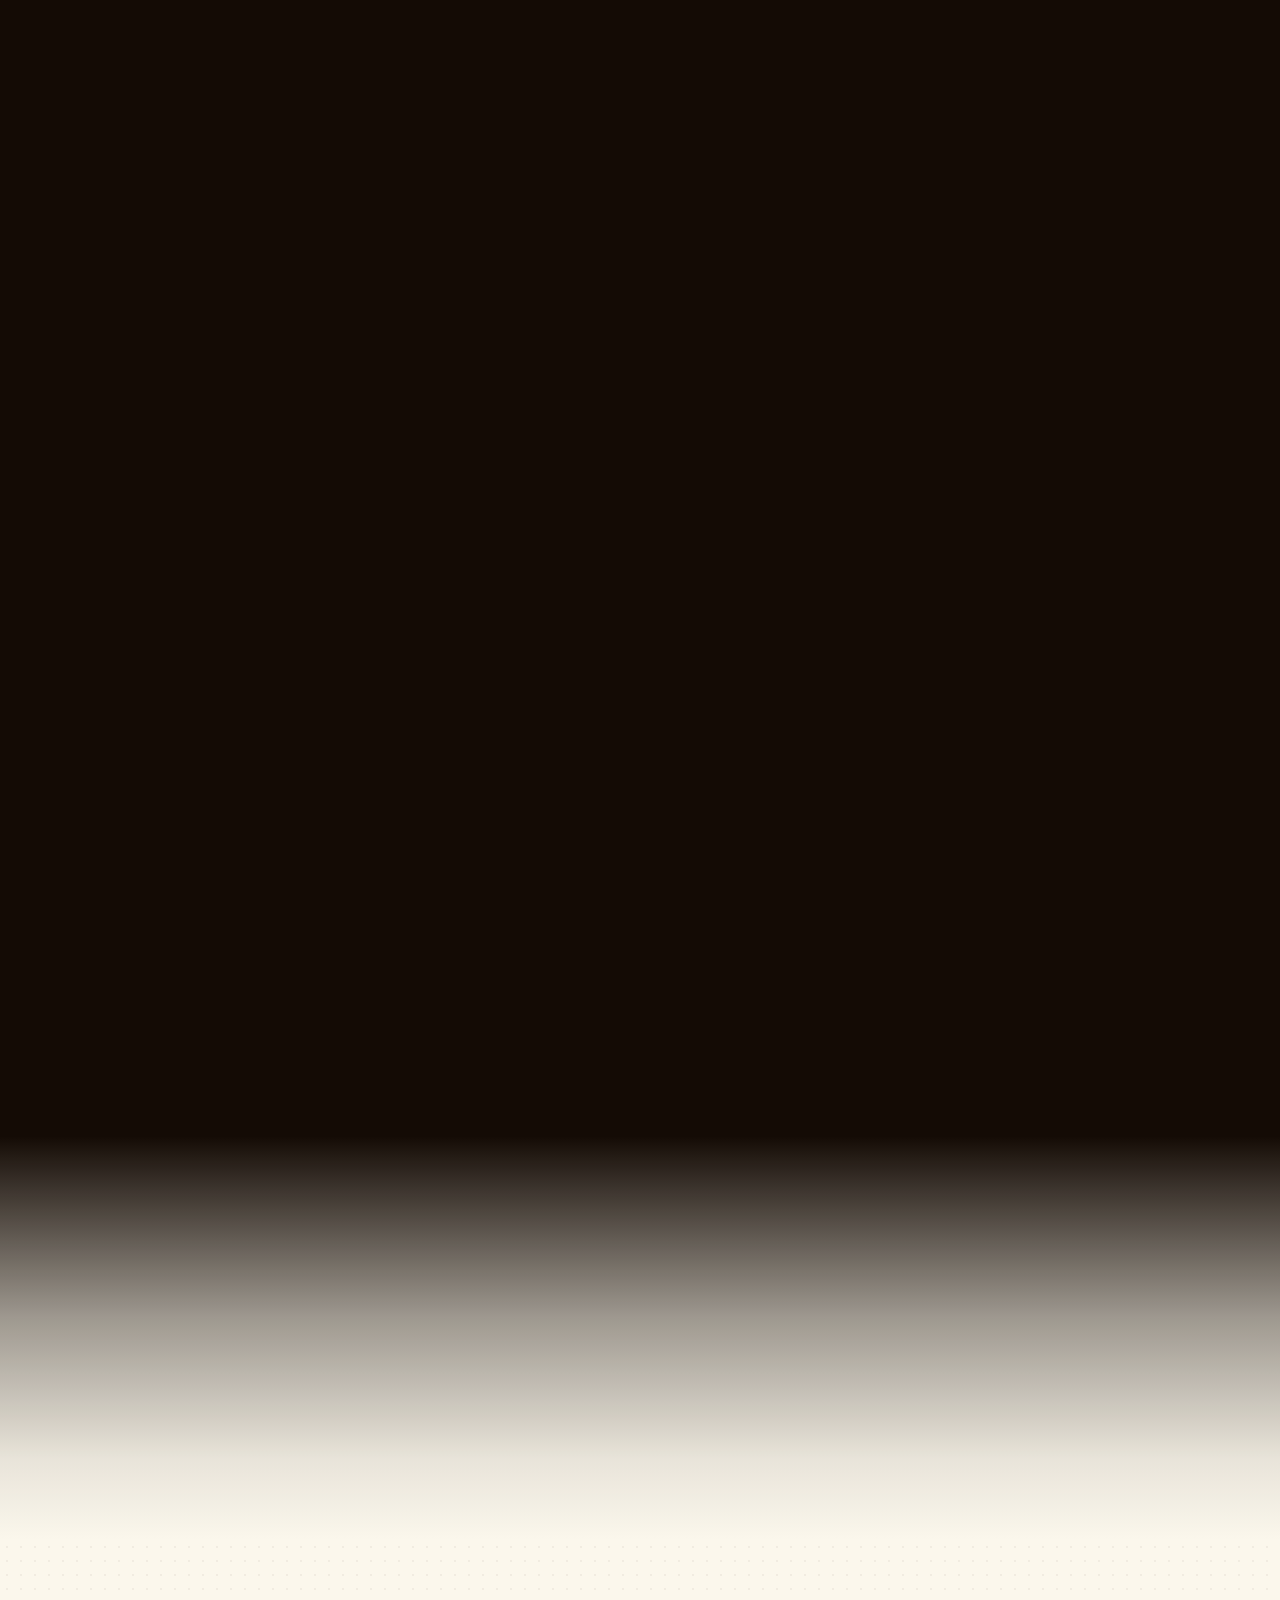
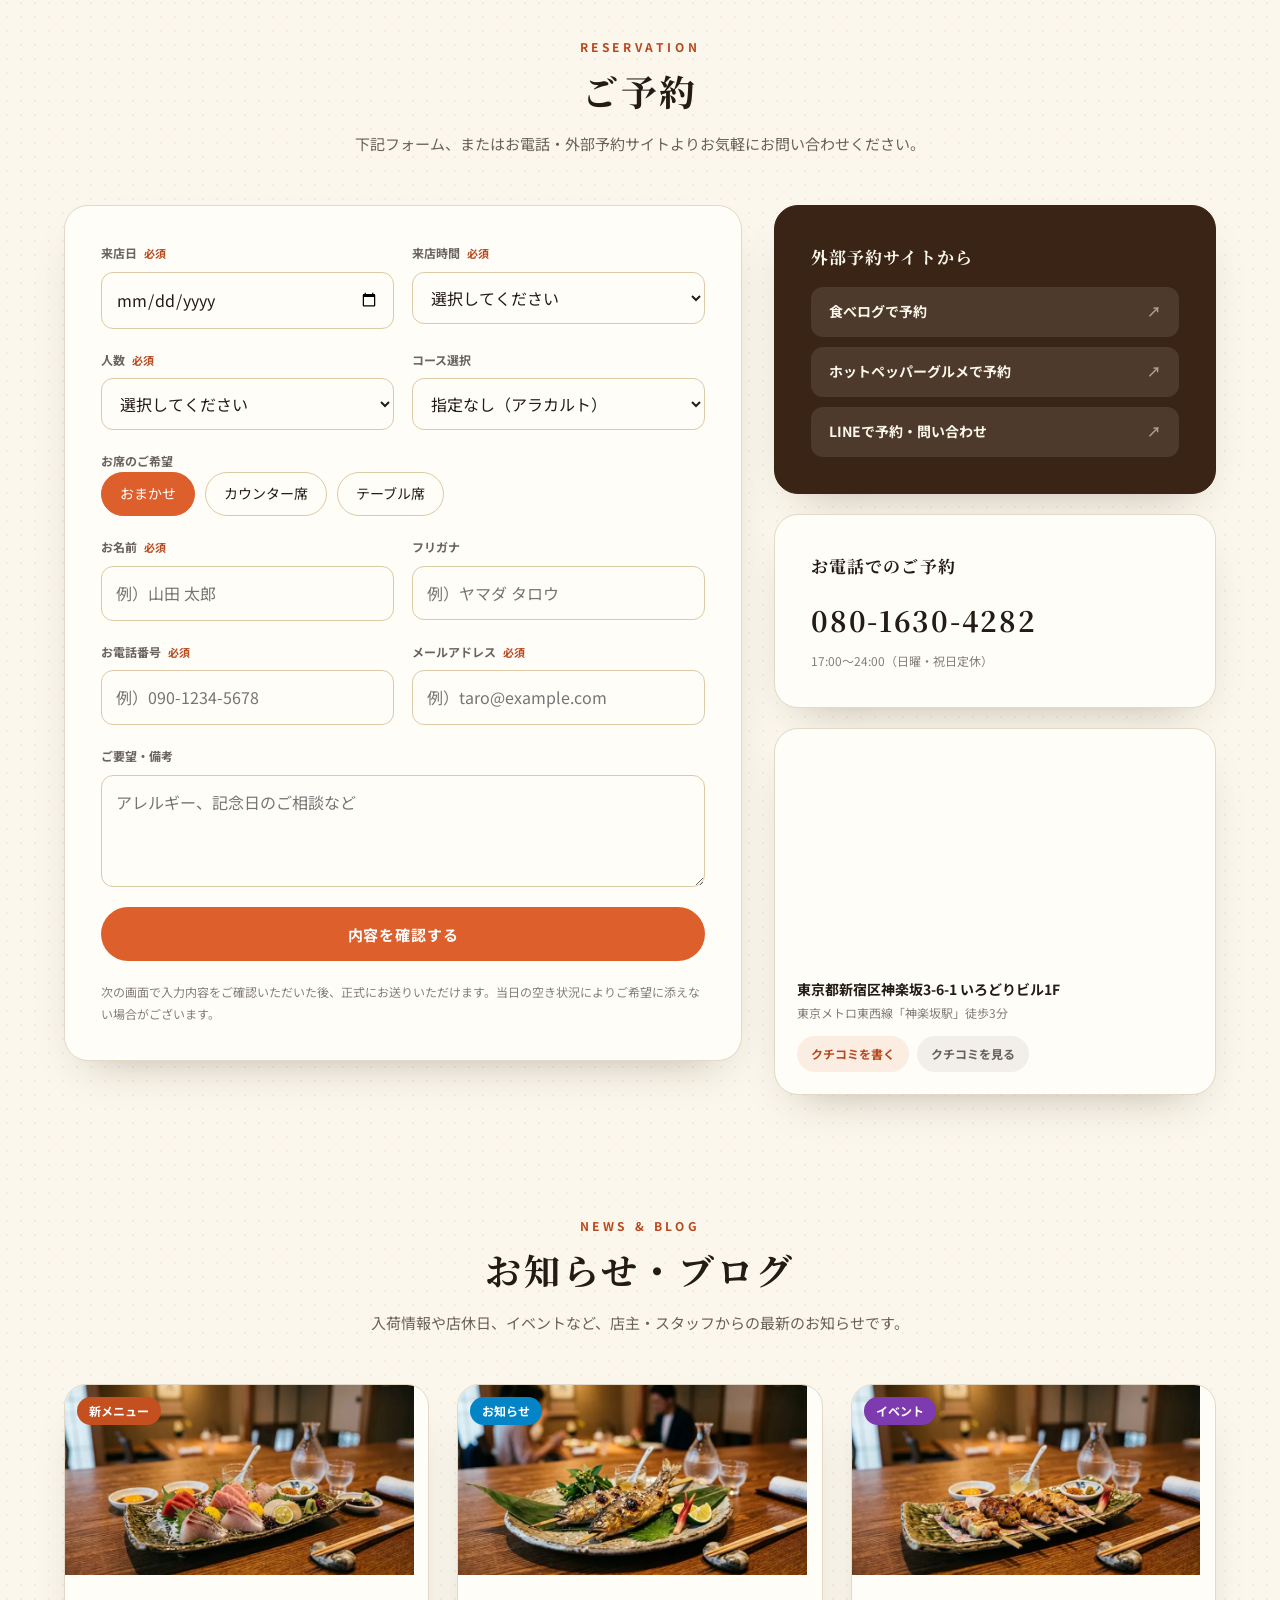
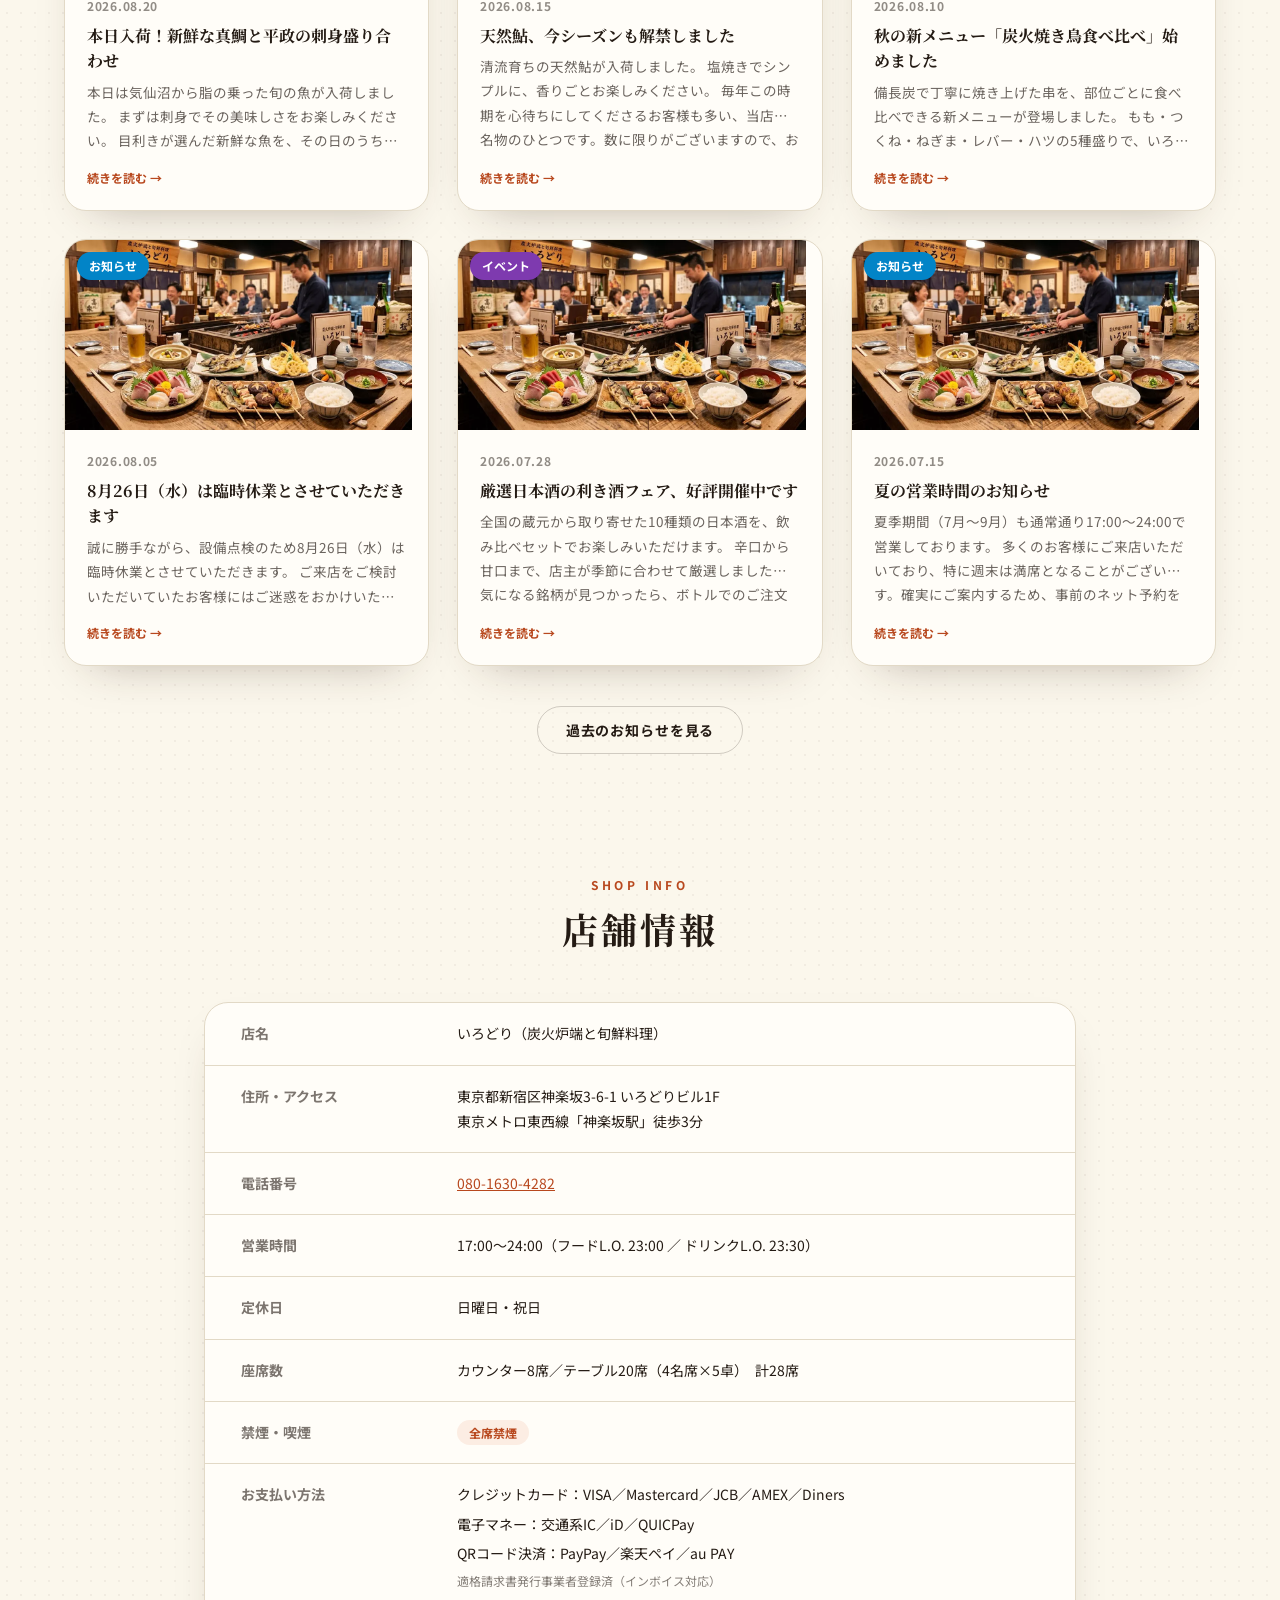
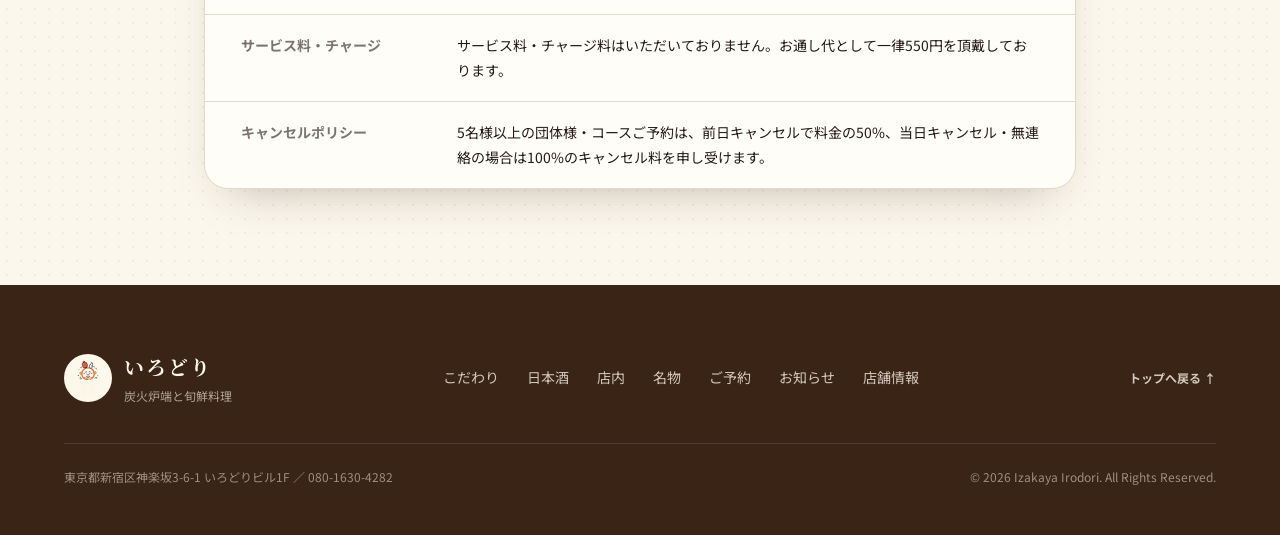
<file: works/irodori-film/index.html>
<!--
  ============================================================
  炭火炉端と旬鮮料理 いろどり ｜ 公式サイト
  ------------------------------------------------------------
  冒頭は「映像ステージ」。ページを下へ進めると背景の動画も進み、
  場面ごとの文章がページと一緒に流れながら1行ずつ現れます（stage.js）。
    ・場面ごとの動画の秒数 … このファイルの .scene の data-from / data-to
    ・場面ごとの長さ（スクロール量） … 同じく .scene の style「--h」

  「お知らせ・ブログ」は、Googleスプレッドシートを編集するだけで更新できます。
  接続方法は app.js 冒頭の「NEWS_SHEET_CSV_URL」付近のコメントに書かれています。
  スプレッドシート未接続の状態でも、デモ用のダミーデータで正しく動作します。
  ============================================================
-->
<!DOCTYPE html>
<html lang="ja">
<head>
<meta charset="UTF-8">
<meta name="viewport" content="width=device-width, initial-scale=1.0, maximum-scale=5.0, viewport-fit=cover">
<title>炭火炉端と旬鮮料理 いろどり｜神楽坂駅徒歩3分・全席禁煙の大人居酒屋</title>
<meta name="description" content="神楽坂駅徒歩3分。炭火炉端と旬の鮮魚が自慢の「いろどり」。全席禁煙・個室カウンター完備・インボイス対応。厳選日本酒とともに、落ち着いた大人の時間をお過ごしください。ネット予約受付中。">
<meta name="robots" content="index, follow">
<link rel="canonical" href="https://www.irodori-kagurazaka.example.com/">

<!-- ============ OGP / SNS シェア用タグ ============ -->
<!-- NOTE: og:image は data:URI（Base64埋め込み）はSNS側のクローラーが取得できないため使用できません。 -->
<!--       店舗の看板写真などを1枚、Web上（例：Googleビジネスプロフィール用に使った画像のURLや自社サーバー）に -->
<!--       アップロードし、下記の og:image / twitter:image の内容（YOUR-IMAGE-URL の部分）を実際のURLに差し替えてください。 -->
<meta property="og:type" content="restaurant">
<meta property="og:locale" content="ja_JP">
<meta property="og:site_name" content="炭火炉端と旬鮮料理 いろどり">
<meta property="og:title" content="炭火炉端と旬鮮料理 いろどり｜神楽坂駅徒歩3分・全席禁煙の大人居酒屋">
<meta property="og:description" content="神楽坂駅徒歩3分。炭火炉端と旬の鮮魚が自慢の「いろどり」。全席禁煙・個室カウンター完備・インボイス対応。厳選日本酒とともに、落ち着いた大人の時間をお過ごしください。">
<meta property="og:url" content="https://www.irodori-kagurazaka.example.com/">
<meta property="og:image" content="https://YOUR-IMAGE-URL/irodori-ogp.jpg">
<meta property="og:image:width" content="1200">
<meta property="og:image:height" content="630">
<meta name="twitter:card" content="summary_large_image">
<meta name="twitter:title" content="炭火炉端と旬鮮料理 いろどり｜神楽坂駅徒歩3分・全席禁煙の大人居酒屋">
<meta name="twitter:description" content="神楽坂駅徒歩3分。炭火炉端と旬の鮮魚が自慢の大人居酒屋。全席禁煙・個室カウンター完備。">
<meta name="twitter:image" content="https://YOUR-IMAGE-URL/irodori-ogp.jpg">

<!-- ============ 構造化データ（Schema.org / JSON-LD） ============ -->
<!-- NOTE: image / telephone / address は仮データです。差し替え時はこの中身も実際の情報に更新してください。 -->
<script type="application/ld+json">
{
  "@context": "https://schema.org",
  "@type": "BarOrPub",
  "name": "いろどり（炭火炉端と旬鮮料理）",
  "image": "https://YOUR-IMAGE-URL/irodori-ogp.jpg",
  "url": "https://www.irodori-kagurazaka.example.com/",
  "telephone": "+81-80-1630-4282",
  "priceRange": "¥¥",
  "servesCuisine": ["居酒屋", "日本料理", "炉端焼き"],
  "acceptsReservations": "True",
  "smokingAllowed": false,
  "address": {
    "@type": "PostalAddress",
    "streetAddress": "神楽坂3-6-1 いろどりビル1F",
    "addressLocality": "新宿区",
    "addressRegion": "東京都",
    "postalCode": "162-0825",
    "addressCountry": "JP"
  },
  "geo": {
    "@type": "GeoCoordinates",
    "latitude": 35.7010,
    "longitude": 139.7405
  },
  "openingHoursSpecification": [
    {
      "@type": "OpeningHoursSpecification",
      "dayOfWeek": ["Monday", "Tuesday", "Wednesday", "Thursday", "Friday", "Saturday"],
      "opens": "17:00",
      "closes": "24:00"
    }
  ],
  "menu": "https://www.irodori-kagurazaka.example.com/#ch-signature",
  "paymentAccepted": "現金, クレジットカード, 電子マネー, QRコード決済",
  "currenciesAccepted": "JPY"
}
</script>

<link rel="icon" href="assets/img/favicon.png" type="image/png">

<!-- スクロール連動の可否を描画前に決める（動きを減らす設定・データセーバー時は静止画版） -->
<script>
  (function () {
    var d = document.documentElement;
    d.classList.add('js');
    var c = navigator.connection || navigator.mozConnection || navigator.webkitConnection;
    var save = !!(c && (c.saveData || /(^|-)2g$/.test(c.effectiveType || '')));
    var reduce = window.matchMedia && window.matchMedia('(prefers-reduced-motion: reduce)').matches;
    if (!save && !reduce) d.classList.add('is-scrub');
  }());
</script>

<link rel="preconnect" href="https://fonts.googleapis.com">
<link rel="preconnect" href="https://fonts.gstatic.com" crossorigin>
<link href="https://fonts.googleapis.com/css2?family=Noto+Sans+JP:wght@400;500;700&family=Noto+Serif+JP:wght@500;700&display=swap" rel="stylesheet">
<link rel="stylesheet" href="style.css">
</head>

<body>

<a class="skip-link" href="#reservation">映像をとばして予約へ</a>

<!-- ============ HEADER ============ -->
<header class="hd" id="siteHeader" data-tone="dark">
  <div class="hd__in">
    <a class="hd__logo" href="#top" aria-label="いろどり トップへ">
      <span class="hd__name">いろどり</span>
      <span class="hd__sub">炭火炉端と旬鮮料理</span>
    </a>
    <nav class="hd__nav" aria-label="ページ内">
      <a href="#ch-robata">こだわり</a>
      <a href="#ch-sake">日本酒</a>
      <a href="#ch-seats">店内</a>
      <a href="#ch-signature">名物</a>
      <a href="#reservation">ご予約</a>
      <a href="#news">お知らせ</a>
      <a href="#info">店舗情報</a>
    </nav>
    <a class="hd__tel" href="tel:08016304282">080-1630-4282</a>
    <a class="btn btn--shu hd__reserve" href="#reservation">ネット予約</a>
    <button class="hd__menu" id="menuToggle" type="button" aria-expanded="false" aria-controls="menuPanel" aria-label="メニューを開く">
      <span></span><span></span>
    </button>
  </div>
</header>

<div class="menu-panel" id="menuPanel" hidden>
  <nav class="menu-panel__nav" aria-label="メニュー">
    <a href="#top">はじめに</a>
    <a href="#ch-robata">いろどりのこだわり</a>
    <a href="#ch-fish">本日の魚</a>
    <a href="#ch-sake">日本酒とお飲み物</a>
    <a href="#ch-seats">店内</a>
    <a href="#ch-signature">名物とコース</a>
    <a href="#reservation">ご予約</a>
    <a href="#news">お知らせ・ブログ</a>
    <a href="#info">店舗情報</a>
  </nav>
  <a class="menu-panel__tel" href="tel:08016304282">080-1630-4282<small>17:00〜24:00（日曜・祝日定休）</small></a>
</div>

<main id="main">

<!-- ============================================================
     映像ステージ
     背景の動画は画面に敷いたまま、文章はふつうのページと同じように流れていく。
     ページを下へ進めるほど動画も進み、各場面の文章が画面中央に来たとき、
     動画もちょうどその場面になる（場面の境目 = data-from / data-to 秒）。
     各場面の長さ（スクロール量）は style の --h（画面の高さ = 100）で調整できる。
     ============================================================ -->
<section class="stage" id="top" aria-label="いろどりの店内をめぐる">

  <div class="stage__film" aria-hidden="true">
    <img class="stage__poster" src="assets/video/poster-720.jpg" srcset="assets/video/poster-480.jpg 854w, assets/video/poster-720.jpg 1280w" sizes="100vw" alt="" width="1280" height="720" fetchpriority="high">
    <video class="stage__video" id="stageVideo" muted playsinline disablepictureinpicture preload="none" tabindex="-1" width="1280" height="720"></video>
    <div class="stage__scrim stage__scrim--bottom"></div>
    <div class="stage__scrim stage__scrim--right"></div>
    <div class="stage__scrim stage__scrim--left"></div>
    <div class="stage__scrim stage__scrim--center"></div>
    <div class="stage__vignette"></div>
  </div>

  <div class="stage__scenes">

    <article class="scene scene--bottom" id="ch-noren" data-from="0" data-to="1.2" data-side="bottom" data-pos="50%" style="--h: 100; --still: url(assets/stills/noren.webp)">
      <div class="scene__body">
        <p class="ln eyebrow"><span>神楽坂駅 徒歩3分｜炭火炉端と産直旬鮮魚</span></p>
        <h1 class="ln catch">一杯に、<br class="u-sp">旬をそえて。</h1>
        <p class="ln scroll-cue" aria-hidden="true">SCROLL</p>
      </div>
    </article>

    <article class="scene scene--right" id="ch-entrance" data-from="1.2" data-to="4" data-side="right" data-pos="45%" style="--h: 120; --still: url(assets/stills/entrance.webp)">
      <div class="scene__body">
        <p class="ln lead">職人が焼き上げる炭火の原始焼きと、</p>
        <p class="ln lead">厳選地酒を落ち着いた和空間で。</p>
      </div>
    </article>

    <article class="scene scene--left" id="ch-robata" data-from="4" data-to="7.5" data-side="left" data-pos="50%" style="--h: 150; --still: url(assets/stills/robata.webp)">
      <div class="scene__body">
        <p class="ln eyebrow"><span>OUR COMMITMENT</span></p>
        <h2 class="ln heading">いろどりのこだわり</h2>
        <p class="ln text">毎朝仕入れる産直の旬鮮魚</p>
        <p class="ln text">備長炭でじっくり焼き上げる本格炉端</p>
        <p class="ln text">料理の香りを味わう</p>
      </div>
    </article>

    <article class="scene scene--right" id="ch-fish" data-from="7.5" data-to="9.5" data-side="right" data-pos="40%" style="--h: 100; --still: url(assets/stills/fish.webp)">
      <div class="scene__body scene__body--end">
        <p class="ln eyebrow"><span>TODAY'S FISH</span></p>
        <p class="ln lead lead--lg">目利きが選んだ本日の魚。</p>
      </div>
    </article>

    <article class="scene scene--right scene--tate" id="ch-sake" data-from="9.5" data-to="11" data-side="right" data-pos="22%" data-graded style="--h: 160; --still: url(assets/stills/sake.webp)">
      <div class="scene__body">
        <h2 class="ln tate" aria-label="日本酒"><span aria-hidden="true">日</span><span aria-hidden="true">本</span><span aria-hidden="true">酒</span></h2>
        <div class="scene__col">
          <p class="ln eyebrow"><span>SAKE &amp; DRINK</span></p>
          <p class="ln text">各地の蔵元から厳選した純米酒・純米吟醸を常時10種以上。</p>
          <p class="ln text text--sub">辛口から甘口まで、季節のおすすめを利き酒セットでも。</p>
          <p class="ln text text--small">焼酎・ビール・ハイボール・サワー・ワイン・ソフトドリンクも。</p>
        </div>
      </div>
    </article>

    <article class="scene scene--right" id="ch-seats" data-from="11" data-to="12.8" data-side="right" data-pos="35%" style="--h: 110; --still: url(assets/stills/seats.webp)">
      <div class="scene__body">
        <p class="ln eyebrow"><span>ATMOSPHERE</span></p>
        <h2 class="ln heading">店内</h2>
        <p class="ln text">カウンター 8席 ／ テーブル 20席</p>
        <p class="ln text text--sub">全席禁煙・個室カウンター完備</p>
      </div>
    </article>

    <article class="scene scene--left scene--tate" id="ch-signature" data-from="12.8" data-to="14.4" data-side="left" data-pos="46%" data-graded style="--h: 180; --still: url(assets/stills/signature.webp)">
      <div class="scene__body">
        <h2 class="ln tate" aria-label="名物"><span aria-hidden="true">名</span><span aria-hidden="true">物</span></h2>
        <div class="scene__col">
          <p class="ln eyebrow"><span>SIGNATURE</span></p>
          <ul class="dish-list" aria-label="名物料理">
            <li class="ln text">極上鮮魚の刺身盛り合わせ</li>
            <li class="ln text">特製炭火焼き鳥・串焼き五本盛り</li>
            <li class="ln text">天然鮎の塩焼き</li>
          </ul>
          <p class="ln rule" aria-hidden="true"></p>
          <ul class="dish-list" aria-label="コース（2時間飲み放題付き）">
            <li class="ln text course"><b>彩りコース</b> 5,500円<small>全8品・2H飲み放題</small></li>
            <li class="ln text course"><b>名物三種コース</b> 6,800円<small>全10品・2H飲み放題</small></li>
          </ul>
        </div>
      </div>
    </article>

    <article class="scene scene--center" id="ch-welcome" data-from="14.4" data-to="15" data-side="center" data-pos="46%" style="--h: 140; --still: url(assets/stills/welcome.webp)">
      <div class="scene__body">
        <h2 class="ln welcome">席へ、どうぞ。</h2>
        <p class="ln ln--action"><a class="btn btn--shu btn--lg" href="#reservation">ご予約へ進む</a></p>
      </div>
    </article>

  </div>

  <nav class="progress" id="stageHud" aria-label="映像の章">
    <div class="progress__track" aria-hidden="true"><span class="progress__fill" id="progressFill"></span></div>
    <div class="progress__row">
      <a class="progress__ch" href="#ch-noren">暖簾</a>
      <a class="progress__ch" href="#ch-entrance">炉端</a>
      <a class="progress__ch" href="#ch-fish">鮮魚</a>
      <a class="progress__ch" href="#ch-sake">日本酒</a>
      <a class="progress__ch" href="#ch-seats">店内</a>
      <a class="progress__ch" href="#ch-signature">名物</a>
      <a class="progress__ch" href="#ch-welcome">席</a>
      <span class="progress__now" id="chapterNow" aria-hidden="true">暖簾</span>
      <a class="progress__skip" href="#reservation">映像をとばして予約へ<svg viewBox="0 0 16 16" aria-hidden="true"><path d="M8 3v10M3.5 8.5 8 13l4.5-4.5" fill="none" stroke="currentColor" stroke-width="1.4" stroke-linecap="round" stroke-linejoin="round"/></svg></a>
    </div>
  </nav>

  <p class="stage__status" id="stageStatus" role="status" hidden>映像を読み込んでいます</p>
</section>

<!-- ============ 第2部：和紙トーン ============ -->
<div class="washi">
  <div class="washi__fade" aria-hidden="true"></div>

<!-- ============ RESERVATION ============ -->
<section id="reservation" class="sec">
  <div class="sec__in">
    <header class="sec__head reveal">
      <p class="sec__en">RESERVATION</p>
      <h2 class="sec__title">ご予約</h2>
      <p class="sec__lead">下記フォーム、またはお電話・外部予約サイトよりお気軽にお問い合わせください。</p>
    </header>

    <div class="reserve">
      <form id="reserve-form" class="card reserve__form reveal">
        <div class="field-row">
          <div class="field">
            <label for="f-date">来店日 <em>必須</em></label>
            <input id="f-date" required type="date" name="date">
          </div>
          <div class="field">
            <label for="f-time">来店時間 <em>必須</em></label>
            <select id="f-time" required name="time">
              <option value="">選択してください</option>
              <option>17:00</option><option>17:30</option><option>18:00</option><option>18:30</option>
              <option>19:00</option><option>19:30</option><option>20:00</option><option>20:30</option>
              <option>21:00</option><option>21:30</option><option>22:00</option><option>22:30</option>
            </select>
          </div>
        </div>

        <div class="field-row">
          <div class="field">
            <label for="f-guests">人数 <em>必須</em></label>
            <select id="f-guests" required name="guests">
              <option value="">選択してください</option>
              <option>1名</option><option>2名</option><option>3名</option><option>4名</option>
              <option>5名</option><option>6名</option><option>7名</option><option>8名</option>
              <option>9名</option><option>10名</option><option>11名</option><option>12名</option>
              <option>13名</option><option>14名</option><option>15名</option><option>16名</option>
              <option>17名</option><option>18名</option><option>19名</option><option>20名</option>
            </select>
          </div>
          <div class="field">
            <label for="course-select">コース選択</label>
            <select name="course" id="course-select">
              <option value="指定なし（アラカルト）">指定なし（アラカルト）</option>
              <option value="彩りコース（5,500円）">彩りコース（5,500円）</option>
              <option value="名物三種コース（6,800円）">名物三種コース（6,800円）</option>
            </select>
          </div>
        </div>

        <fieldset class="field">
          <legend>お席のご希望</legend>
          <div class="chips">
            <input type="radio" name="seat" id="seat-any" value="おまかせ" checked>
            <label for="seat-any">おまかせ</label>
            <input type="radio" name="seat" id="seat-counter" value="カウンター席">
            <label for="seat-counter">カウンター席</label>
            <input type="radio" name="seat" id="seat-table" value="テーブル席">
            <label for="seat-table">テーブル席</label>
          </div>
        </fieldset>

        <div class="field-row">
          <div class="field">
            <label for="f-name">お名前 <em>必須</em></label>
            <input id="f-name" required type="text" name="name" placeholder="例）山田 太郎" autocomplete="name">
          </div>
          <div class="field">
            <label for="f-kana">フリガナ</label>
            <input id="f-kana" type="text" name="furigana" placeholder="例）ヤマダ タロウ">
          </div>
        </div>

        <div class="field-row">
          <div class="field">
            <label for="f-phone">お電話番号 <em>必須</em></label>
            <input id="f-phone" required type="tel" name="phone" placeholder="例）090-1234-5678" autocomplete="tel">
          </div>
          <div class="field">
            <label for="f-email">メールアドレス <em>必須</em></label>
            <input id="f-email" required type="email" name="email" placeholder="例）taro@example.com" autocomplete="email">
          </div>
        </div>

        <div class="field">
          <label for="f-note">ご要望・備考</label>
          <textarea id="f-note" name="note" rows="3" placeholder="アレルギー、記念日のご相談など"></textarea>
        </div>

        <!-- Honeypot：スパムボット対策。人間には見えないフィールドで、値が入っていたら送信をブロックします -->
        <div class="honeypot" aria-hidden="true">
          <label for="reserve-gotcha">このフィールドは入力しないでください</label>
          <input type="text" id="reserve-gotcha" name="_gotcha" tabindex="-1" autocomplete="off">
        </div>

        <button type="submit" class="btn btn--shu btn--block">内容を確認する</button>
        <p class="note">次の画面で入力内容をご確認いただいた後、正式にお送りいただけます。当日の空き状況によりご希望に添えない場合がございます。</p>
      </form>

      <div class="reserve__side">
        <div class="card card--wood reveal">
          <h3 class="card__title">外部予約サイトから</h3>
          <div class="ext-links">
            <a href="#">食べログで予約<span aria-hidden="true">↗</span></a>
            <a href="#">ホットペッパーグルメで予約<span aria-hidden="true">↗</span></a>
            <a href="#">LINEで予約・問い合わせ<span aria-hidden="true">↗</span></a>
          </div>
        </div>
        <div class="card card--tel reveal">
          <h3 class="card__title">お電話でのご予約</h3>
          <a class="tel-big" href="tel:08016304282">080-1630-4282</a>
          <p class="note">17:00〜24:00（日曜・祝日定休）</p>
        </div>
        <div class="card card--map reveal">
          <iframe title="いろどり 地図" loading="lazy" referrerpolicy="no-referrer-when-downgrade"
            src="https://www.google.com/maps?q=%E7%A5%9E%E6%A5%BD%E5%9D%82%E9%A7%85&output=embed"></iframe>
          <div class="map-info">
            <p><b>東京都新宿区神楽坂3-6-1 いろどりビル1F</b></p>
            <p class="note">東京メトロ東西線「神楽坂駅」徒歩3分</p>
            <!-- NOTE: place_id=YOUR_PLACE_ID の部分を、Googleビジネスプロフィールで取得した実際のプレイスIDに差し替えてください -->
            <div class="map-links">
              <a href="https://search.google.com/local/writereview?placeid=YOUR_PLACE_ID" target="_blank" rel="noopener">クチコミを書く</a>
              <a href="https://search.google.com/local/reviews?placeid=YOUR_PLACE_ID" target="_blank" rel="noopener">クチコミを見る</a>
            </div>
          </div>
        </div>
      </div>
    </div>
  </div>
</section>

<!-- ============ NEWS / BLOG（Googleスプレッドシート連携） ============ -->
<!--
  記事の追加・編集は、Googleスプレッドシートの行を編集するだけでOKです（HTMLの編集は不要です）。
  接続方法・列の並び順は app.js 冒頭「NEWS_SHEET_CSV_URL」付近のコメントをご覧ください。
  スプレッドシート未接続の状態でも、デモ用のダミーデータでこのセクションのプレビューが可能です。
-->
<section id="news" class="sec">
  <div class="sec__in">
    <header class="sec__head reveal">
      <p class="sec__en">NEWS &amp; BLOG</p>
      <h2 class="sec__title">お知らせ・ブログ</h2>
      <p class="sec__lead">入荷情報や店休日、イベントなど、店主・スタッフからの最新のお知らせです。</p>
    </header>
    <!-- 記事カードはJavaScriptで自動生成されます -->
    <div id="news-grid" class="news-grid"></div>
    <p id="news-empty" class="note note--center" hidden>現在お知らせはございません。</p>
    <div class="center">
      <button id="news-load-more" type="button" class="btn btn--line" hidden>過去のお知らせを見る</button>
    </div>
  </div>
</section>

<!-- ============ STORE INFO ============ -->
<section id="info" class="sec">
  <div class="sec__in sec__in--narrow">
    <header class="sec__head reveal">
      <p class="sec__en">SHOP INFO</p>
      <h2 class="sec__title">店舗情報</h2>
    </header>
    <dl class="card info reveal">
      <div><dt>店名</dt><dd>いろどり（炭火炉端と旬鮮料理）</dd></div>
      <div><dt>住所・アクセス</dt><dd>東京都新宿区神楽坂3-6-1 いろどりビル1F<br>東京メトロ東西線「神楽坂駅」徒歩3分</dd></div>
      <div><dt>電話番号</dt><dd><a href="tel:08016304282">080-1630-4282</a></dd></div>
      <div><dt>営業時間</dt><dd>17:00〜24:00（フードL.O. 23:00 ／ ドリンクL.O. 23:30）</dd></div>
      <div><dt>定休日</dt><dd>日曜日・祝日</dd></div>
      <div><dt>座席数</dt><dd>カウンター8席／テーブル20席（4名席×5卓）　計28席</dd></div>
      <div><dt>禁煙・喫煙</dt><dd><span class="tag">全席禁煙</span></dd></div>
      <div><dt>お支払い方法</dt><dd>
        <p>クレジットカード：VISA／Mastercard／JCB／AMEX／Diners</p>
        <p>電子マネー：交通系IC／iD／QUICPay</p>
        <p>QRコード決済：PayPay／楽天ペイ／au PAY</p>
        <p class="note">適格請求書発行事業者登録済（インボイス対応）</p>
      </dd></div>
      <div><dt>サービス料・チャージ</dt><dd>サービス料・チャージ料はいただいておりません。お通し代として一律550円を頂戴しております。</dd></div>
      <div><dt>キャンセルポリシー</dt><dd>5名様以上の団体様・コースご予約は、前日キャンセルで料金の50%、当日キャンセル・無連絡の場合は100%のキャンセル料を申し受けます。</dd></div>
    </dl>
  </div>
</section>

</div>
</main>

<!-- ============ FOOTER ============ -->
<footer class="ft">
  <div class="ft__in">
    <div class="ft__top">
      <div class="ft__brand">
        <img src="assets/img/logo.webp" alt="" width="48" height="48" loading="lazy">
        <div>
          <p class="ft__name">いろどり</p>
          <p class="ft__sub">炭火炉端と旬鮮料理</p>
        </div>
      </div>
      <nav class="ft__nav" aria-label="フッター">
        <a href="#ch-robata">こだわり</a>
        <a href="#ch-sake">日本酒</a>
        <a href="#ch-seats">店内</a>
        <a href="#ch-signature">名物</a>
        <a href="#reservation">ご予約</a>
        <a href="#news">お知らせ</a>
        <a href="#info">店舗情報</a>
      </nav>
      <a class="ft__top-link" href="#top">トップへ戻る ↑</a>
    </div>
    <div class="ft__bottom">
      <p>東京都新宿区神楽坂3-6-1 いろどりビル1F ／ 080-1630-4282</p>
      <p>&copy; <span id="year"></span> Izakaya Irodori. All Rights Reserved.</p>
    </div>
  </div>
</footer>

<!-- ============ SP 固定CTAバー ============ -->
<div class="sp-bar" id="spBar">
  <a href="tel:08016304282">電話する</a>
  <a class="sp-bar__shu" href="#reservation">ネット予約</a>
</div>

<!-- ============ 予約フォーム：確認 → 送信中 → 完了 モーダル ============ -->
<div id="reserve-modal" class="modal" hidden>
  <div class="modal__backdrop" id="modal-backdrop"></div>
  <div class="modal__panel" role="dialog" aria-modal="true" aria-labelledby="reserve-modal-title">

    <!-- STEP 1: 確認画面 -->
    <div id="reserve-view-confirm" class="modal__view">
      <h3 class="modal__title" id="reserve-modal-title">ご入力内容のご確認</h3>
      <p class="note">この内容でよろしければ「この内容で確定する」を押してください。</p>
      <dl id="reserve-confirm-list" class="confirm-list"></dl>
      <div class="modal__actions">
        <button id="reserve-confirm-back" type="button" class="btn btn--line">修正する</button>
        <button id="reserve-confirm-submit" type="button" class="btn btn--shu">この内容で確定する</button>
      </div>
    </div>

    <!-- STEP 2: 送信中（ローディング） -->
    <div id="reserve-view-loading" class="modal__view modal__view--center" hidden>
      <div class="spinner" aria-hidden="true"></div>
      <p><b>送信しています…</b></p>
    </div>

    <!-- STEP 3: 完了 -->
    <div id="reserve-view-success" class="modal__view modal__view--center" hidden>
      <div class="modal__icon" aria-hidden="true">✓</div>
      <h3 class="modal__title">予約リクエストを承りました</h3>
      <p id="modal-summary">確認のご連絡を差し上げます。今しばらくお待ちください。</p>
      <p class="note">ご入力いただいたメールアドレス宛に、自動返信メールをお送りしています。</p>
      <button id="modal-close" type="button" class="btn btn--ink">閉じる</button>
    </div>

    <!-- STEP 4: 送信エラー -->
    <div id="reserve-view-error" class="modal__view modal__view--center" hidden>
      <div class="modal__icon modal__icon--error" aria-hidden="true">!</div>
      <h3 class="modal__title">送信に失敗しました</h3>
      <p>大変恐れ入りますが、通信状況などの影響でリクエストを送信できませんでした。</p>
      <p>お手数をおかけいたしますが、お電話にてご予約くださいますようお願いいたします。</p>
      <a href="tel:08016304282" class="btn btn--shu">080-1630-4282 に電話する</a>
      <div class="modal__actions">
        <button id="reserve-error-retry" type="button" class="btn btn--line">もう一度試す</button>
        <button id="reserve-error-close" type="button" class="btn btn--text">閉じる</button>
      </div>
    </div>

  </div>
</div>

<!-- ============ NEWS DETAIL MODAL ============ -->
<div id="news-modal" class="modal" hidden>
  <div class="modal__backdrop" data-news-close></div>
  <div class="modal__panel modal__panel--news" role="dialog" aria-modal="true" aria-labelledby="news-modal-title">
    <button type="button" class="modal__close" data-news-close aria-label="閉じる">×</button>
    <div id="news-modal-image" class="news-modal__image"></div>
    <div class="modal__view">
      <div class="news-meta">
        <span id="news-modal-category" class="badge"></span>
        <span id="news-modal-date" class="news-date"></span>
      </div>
      <h3 id="news-modal-title" class="modal__title"></h3>
      <p id="news-modal-content" class="news-body"></p>
    </div>
  </div>
</div>

<script src="stage.js"></script>
<script src="app.js"></script>

<!-- デモサイト表示（SHO 店舗向けHP制作） -->
<style>
#sho-demo-badge{position:fixed;left:14px;top:88px;z-index:40;display:inline-flex;align-items:center;gap:8px;padding:9px 14px 9px 11px;border-radius:999px;background:rgba(43,58,74,.92);color:#fff;font:600 12px/1.3 "Noto Sans JP","Hiragino Sans",sans-serif;letter-spacing:.04em;text-decoration:none;box-shadow:0 8px 24px rgba(0,0,0,.25);backdrop-filter:blur(6px);-webkit-backdrop-filter:blur(6px);opacity:.96}
#sho-demo-badge:hover{opacity:1}
#sho-demo-badge .dot{width:8px;height:8px;border-radius:50%;background:#c87d55;flex:none}
#sho-demo-badge small{font-weight:400;opacity:.8}
@media (max-width:640px){#sho-demo-badge{top:70px;left:10px;padding:7px 11px 7px 9px;font-size:11px}#sho-demo-badge small{display:none}}
</style>
<a id="sho-demo-badge" href="../../" target="_blank" rel="noopener" aria-label="これはデモサイトです。SHO 店舗向けHP制作のサイトへ"><span class="dot"></span>これはデモサイトです<small>｜ SHO 店舗向けHP制作</small></a>
</body>
</html>
</file>
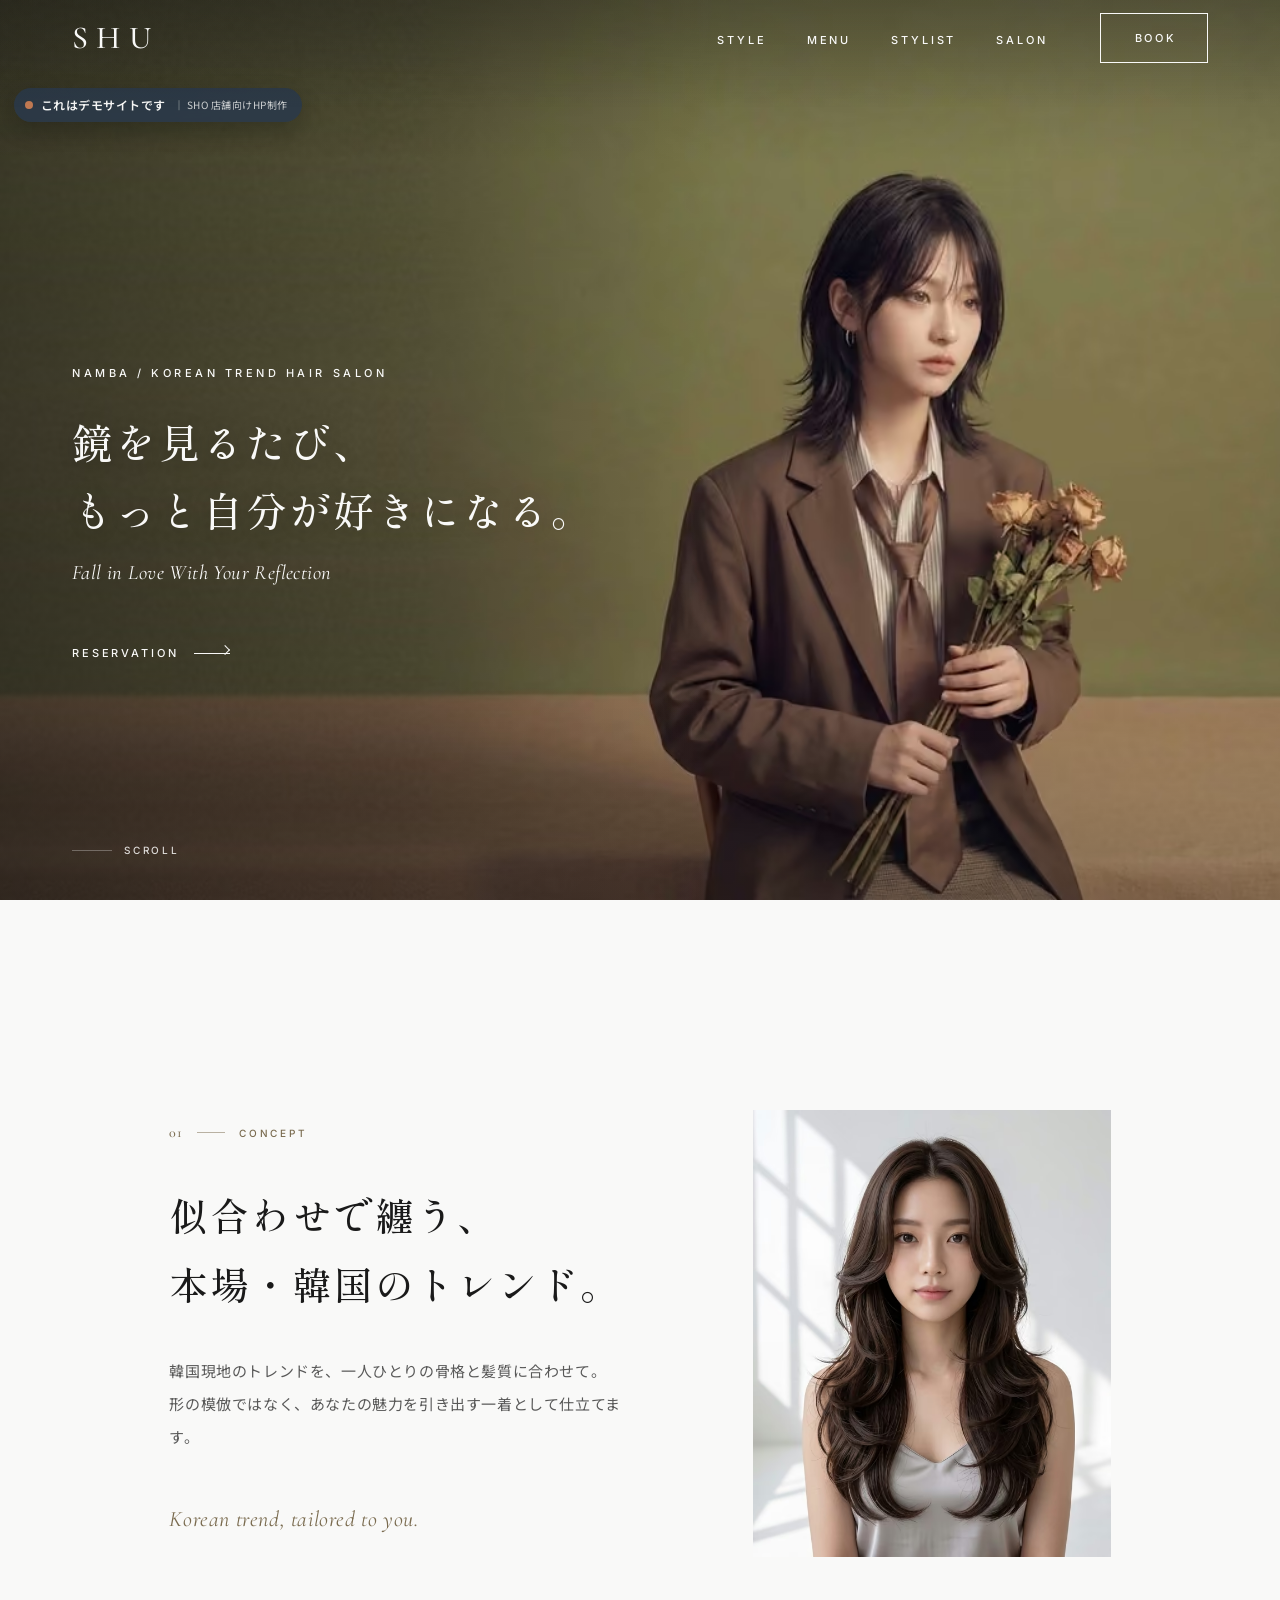
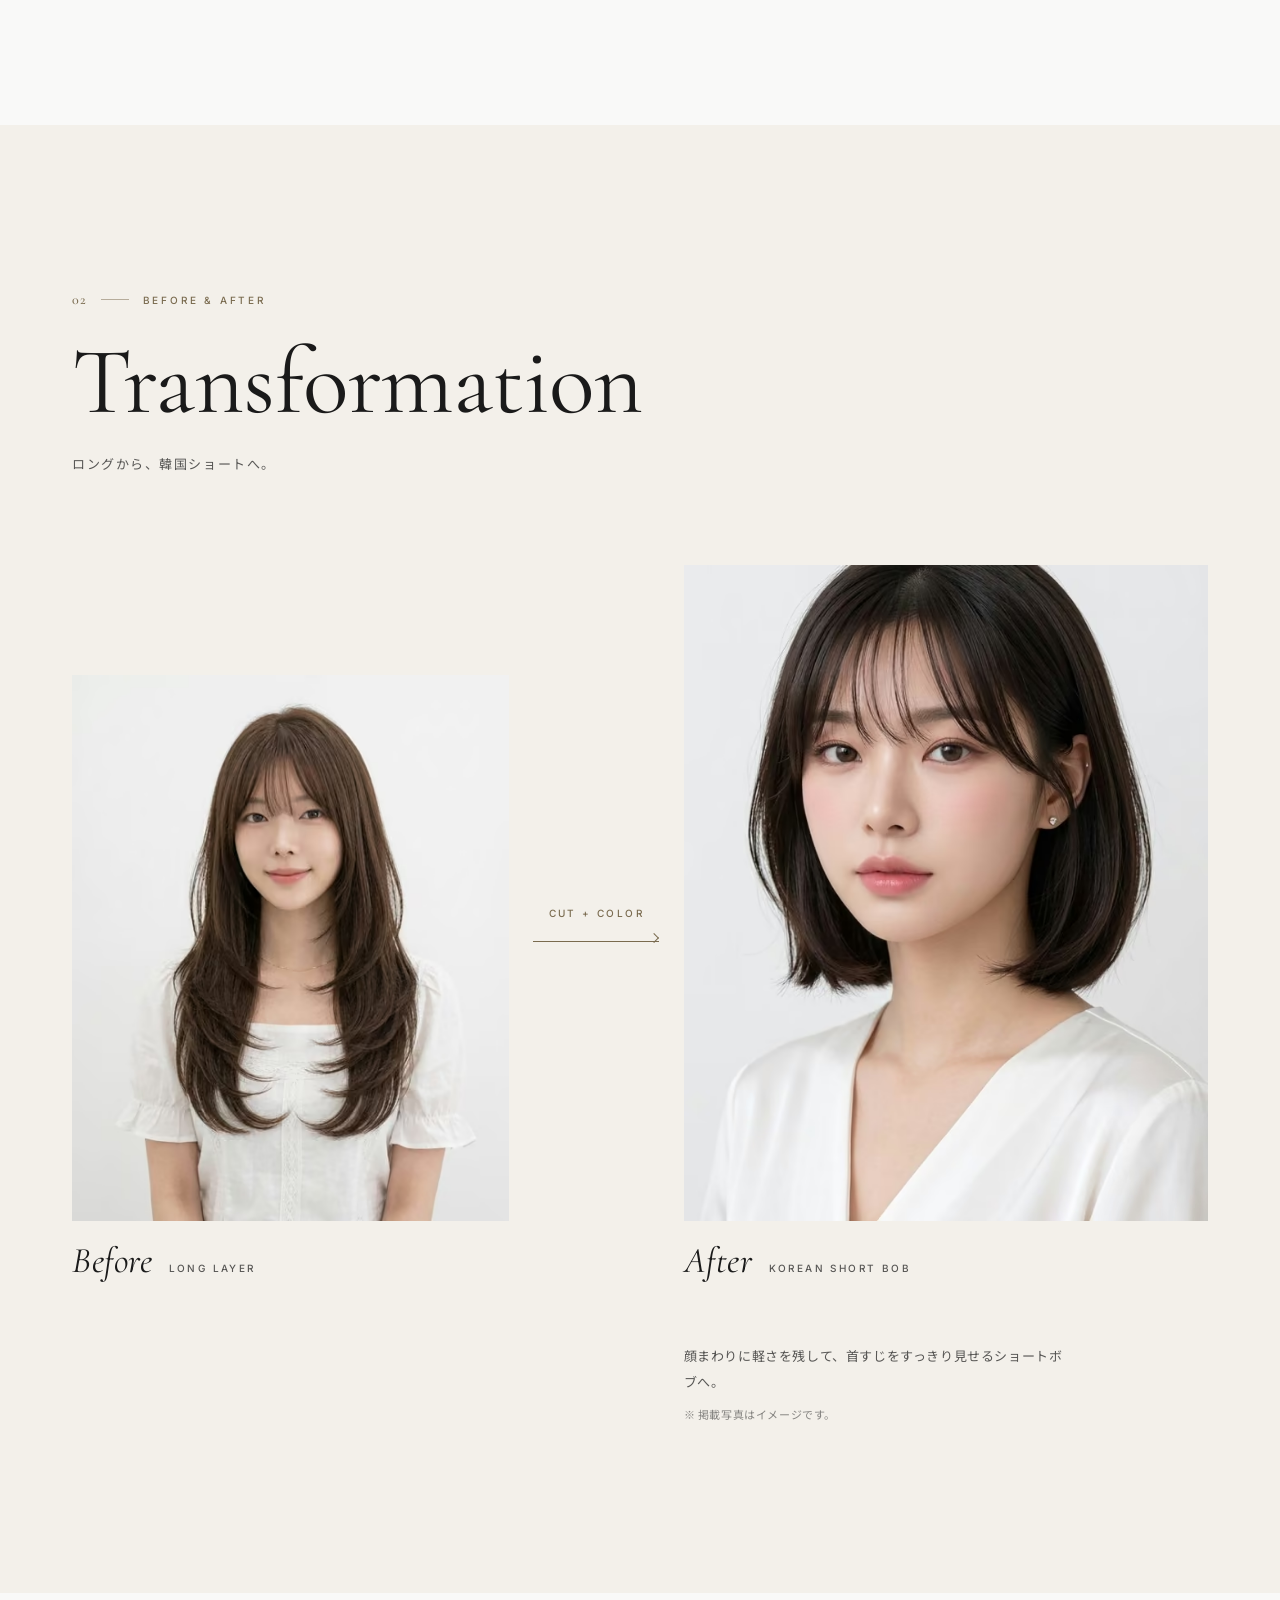
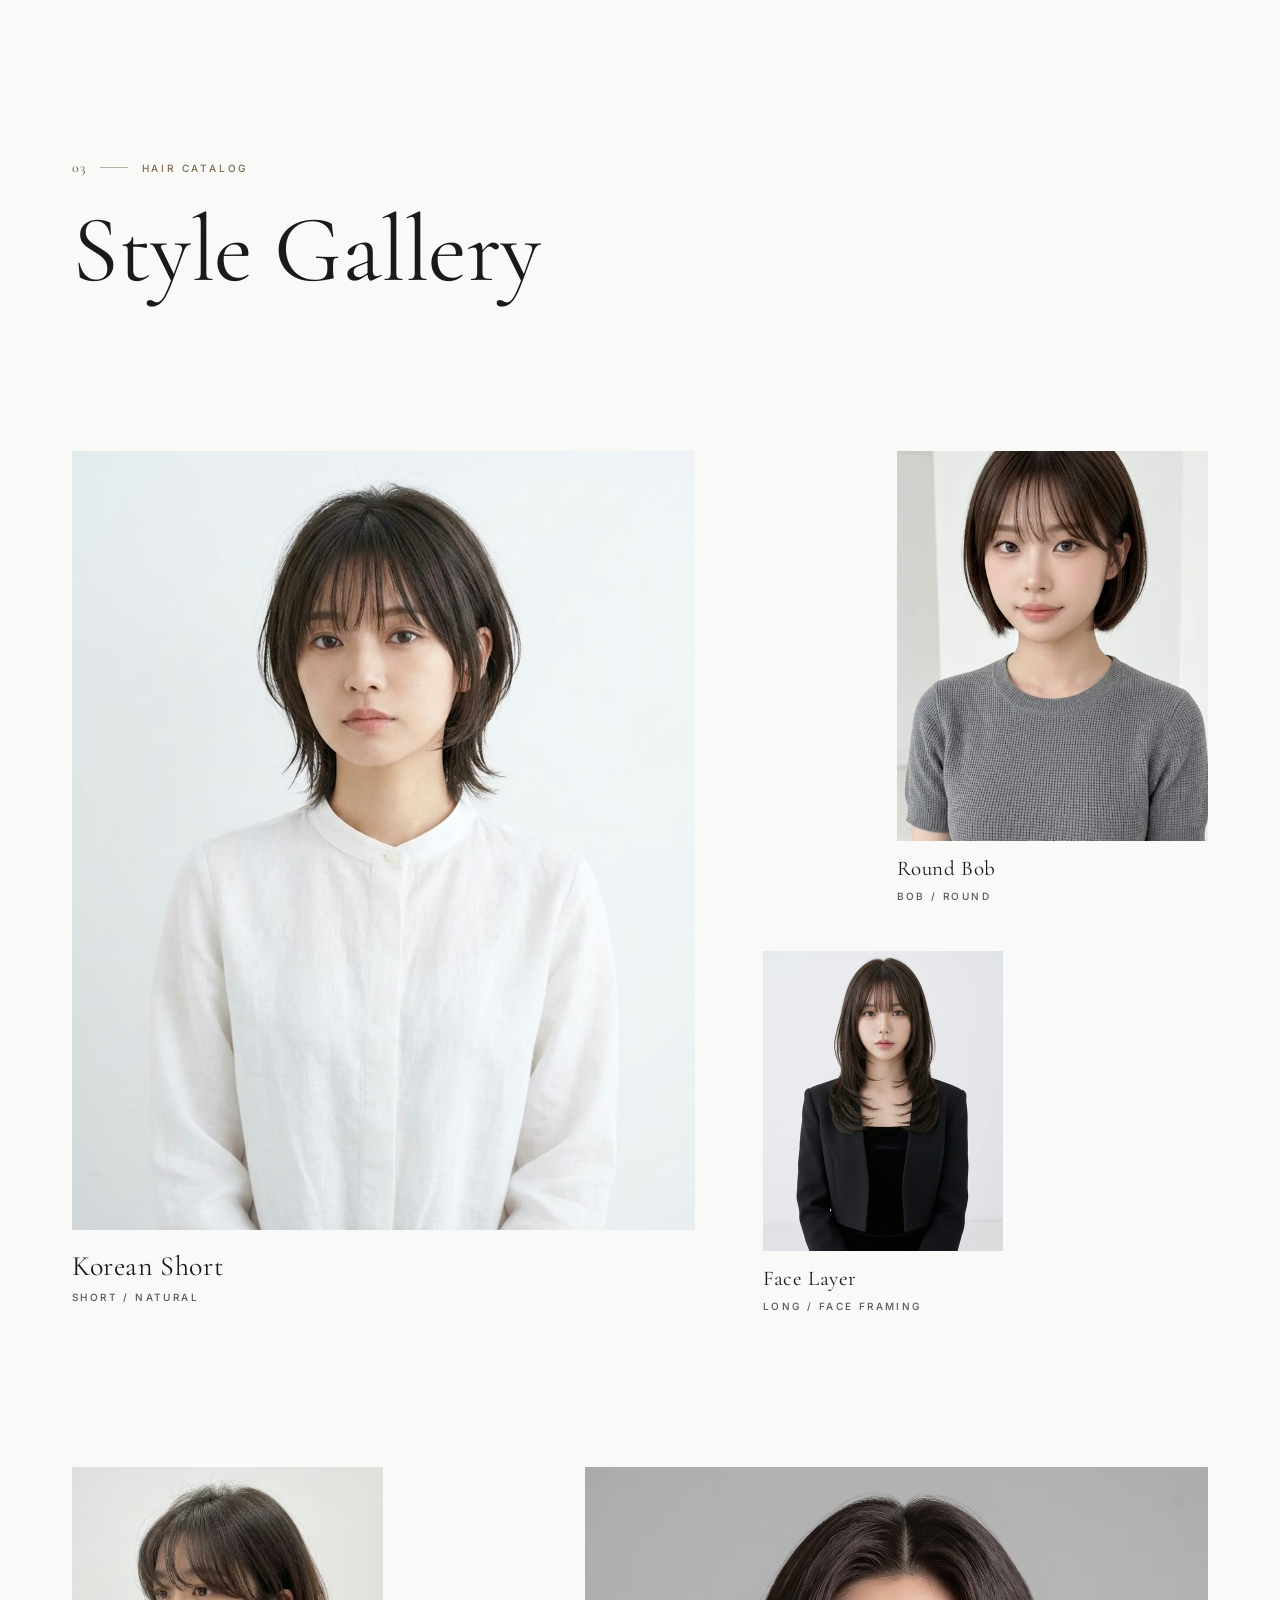
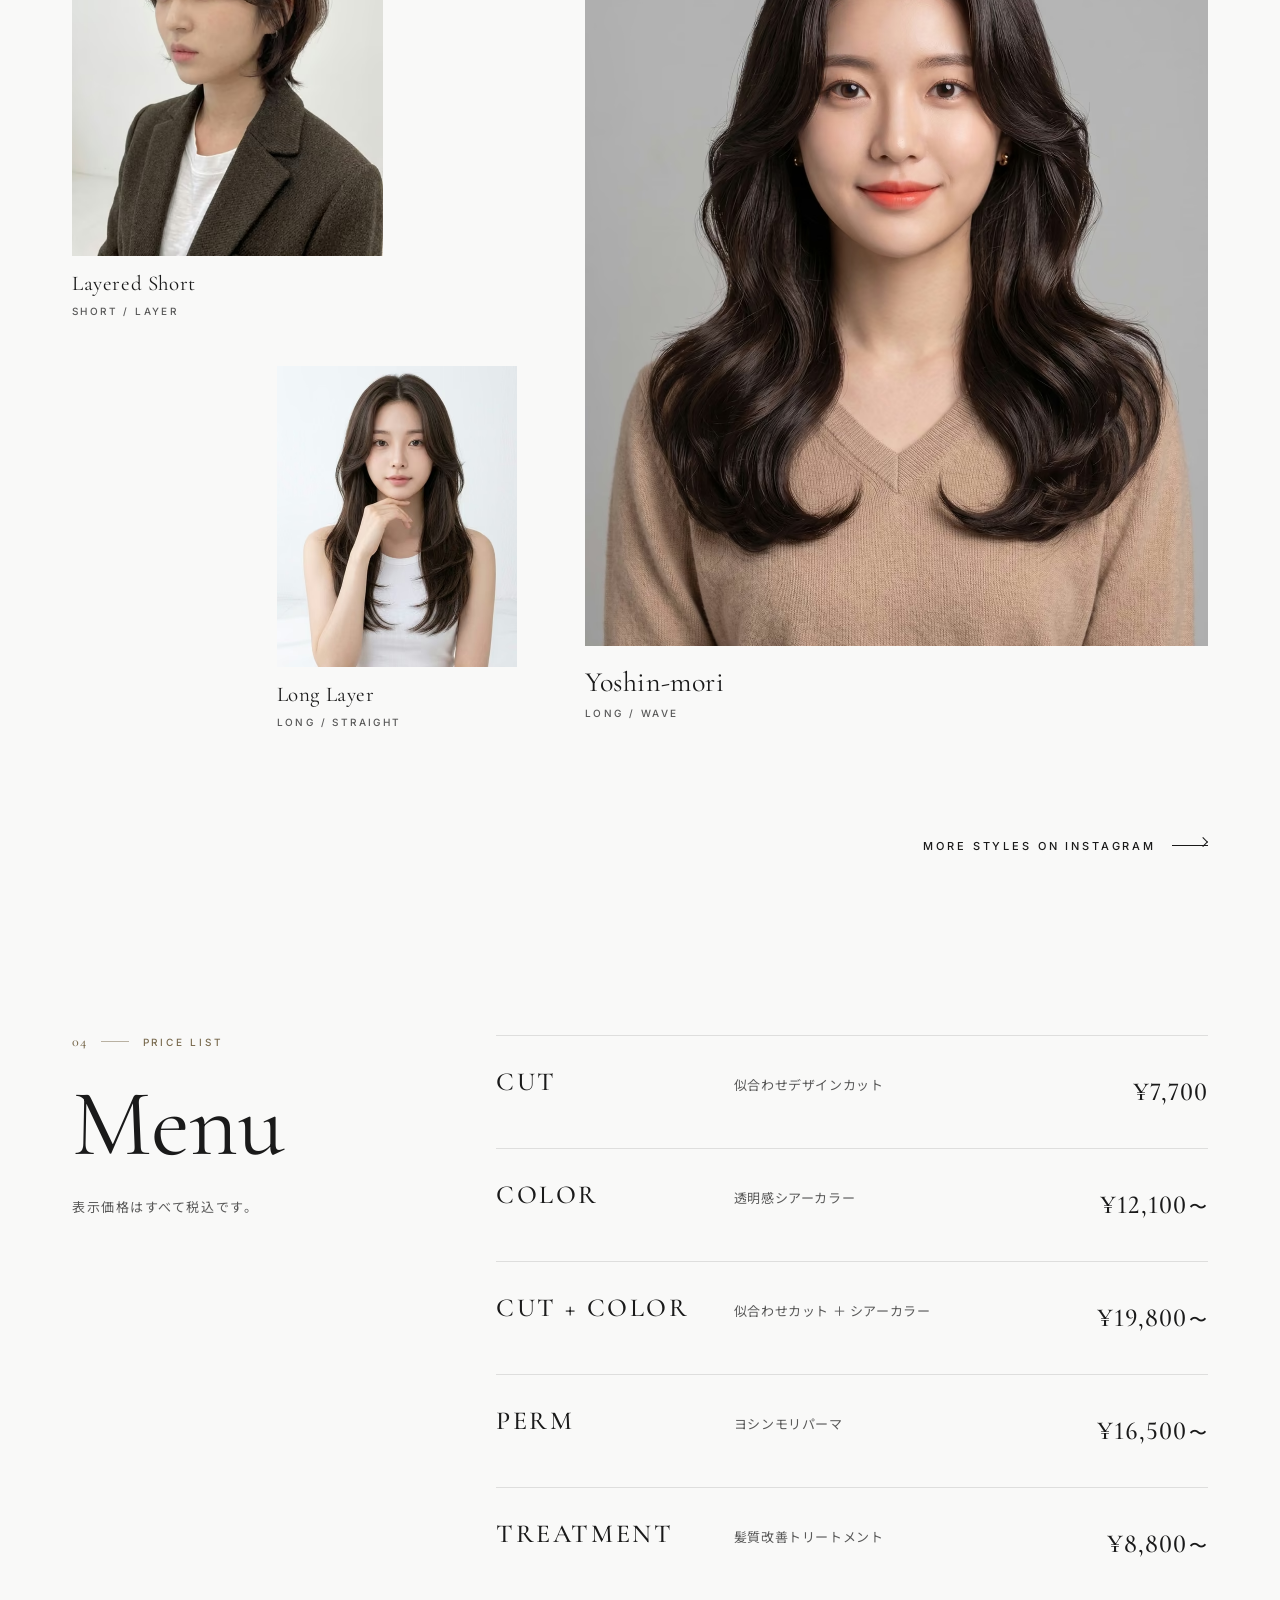
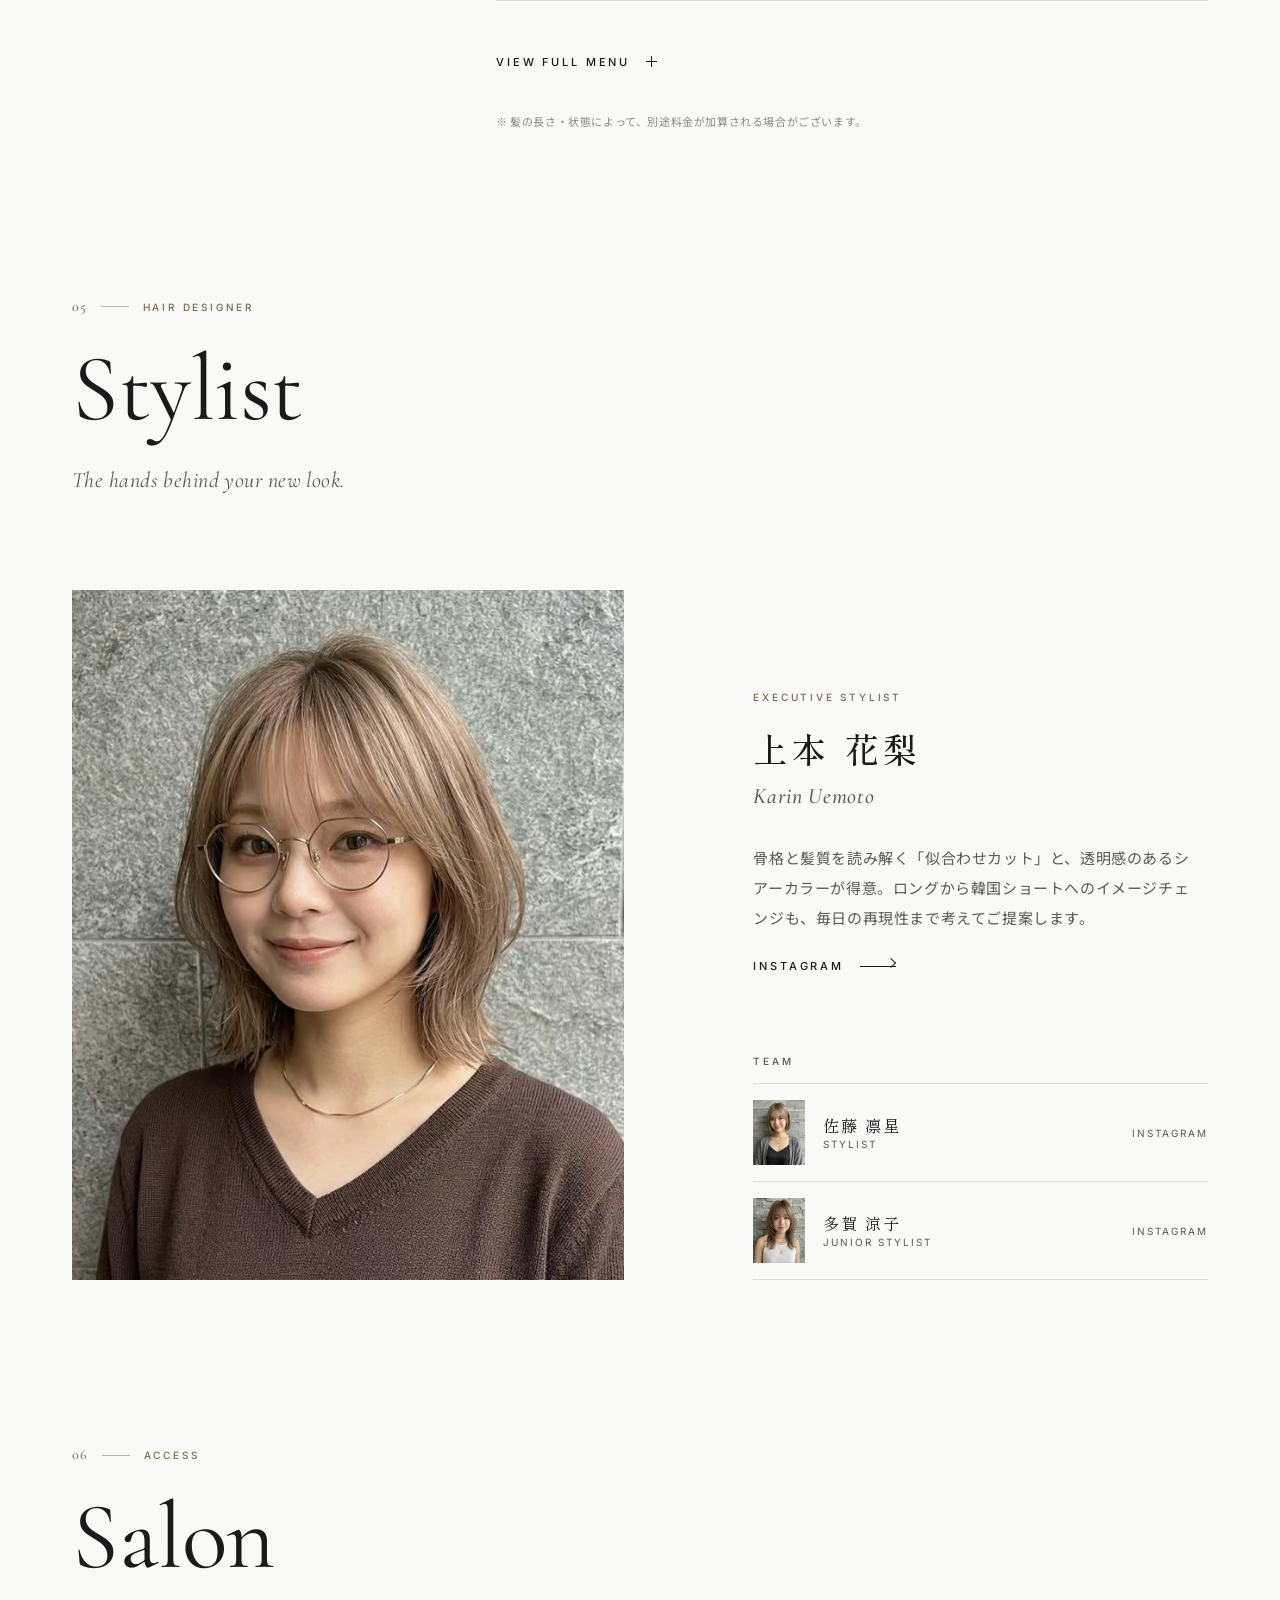
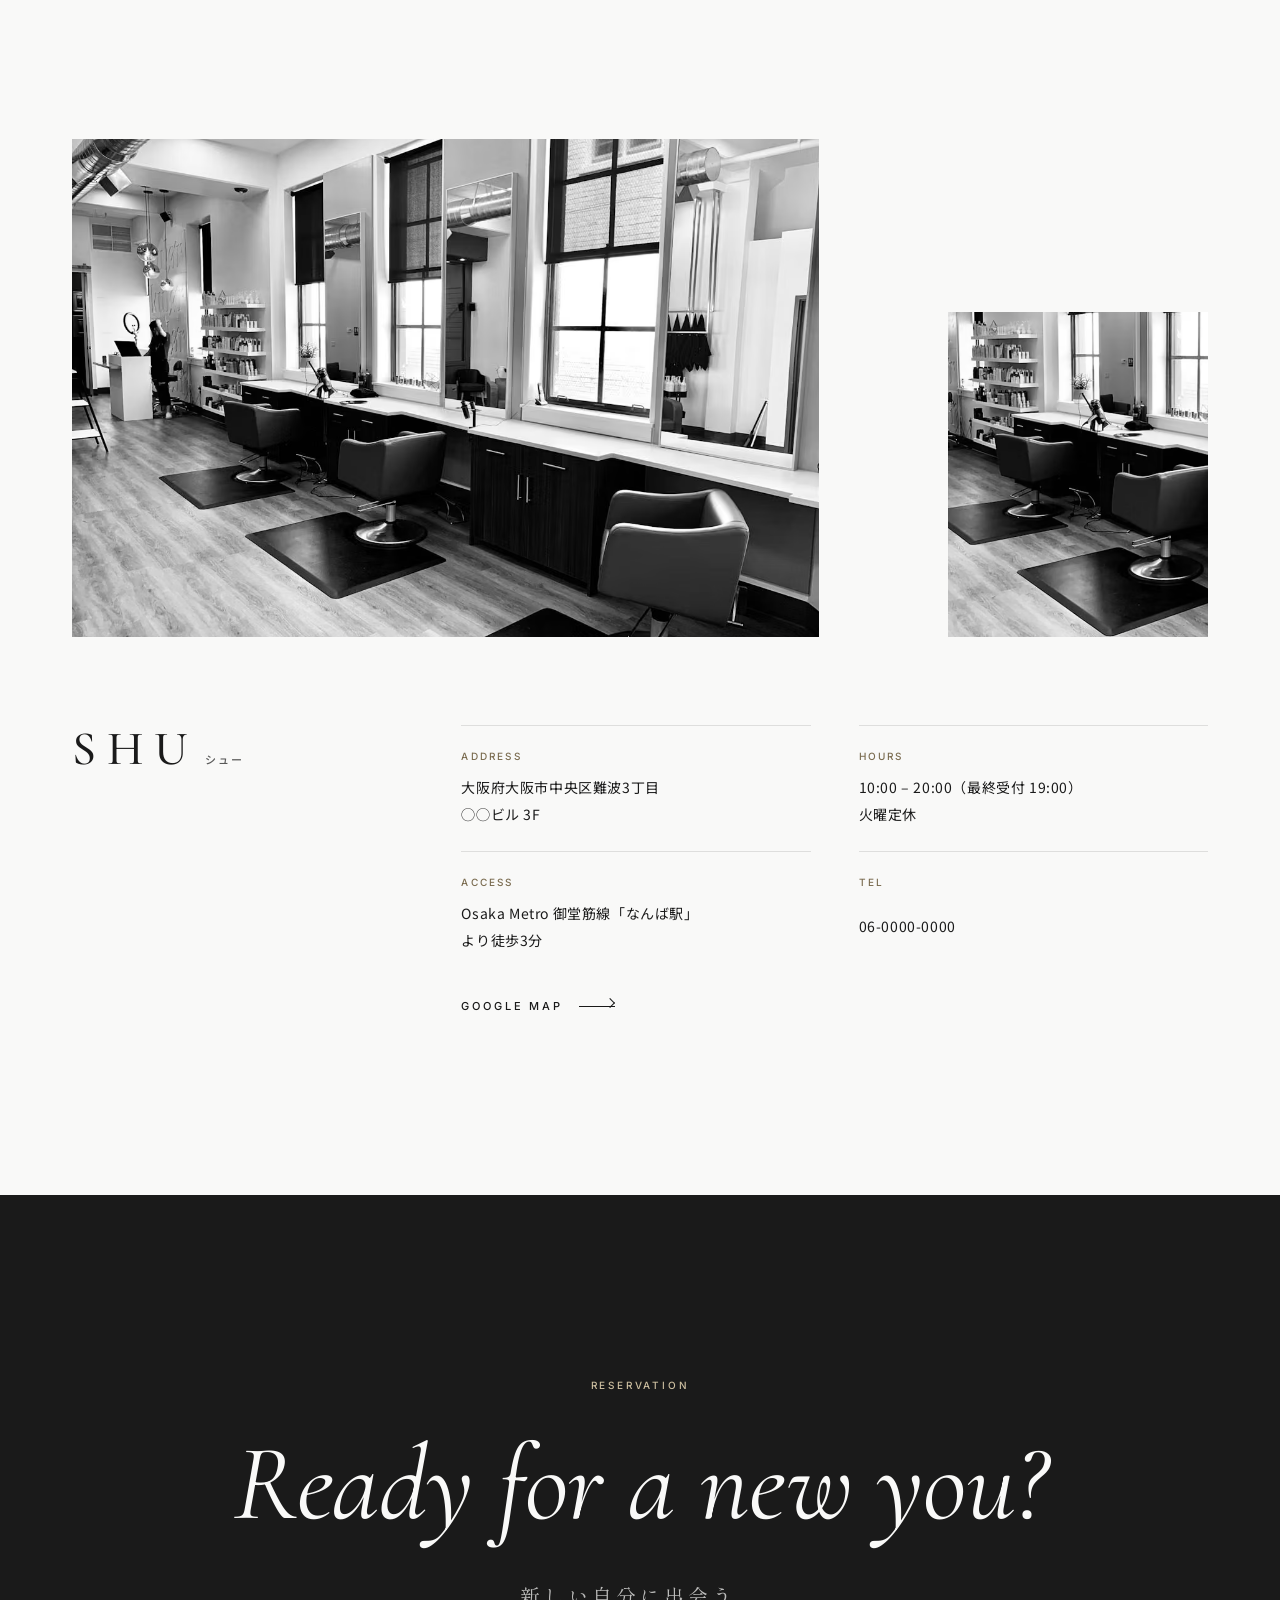
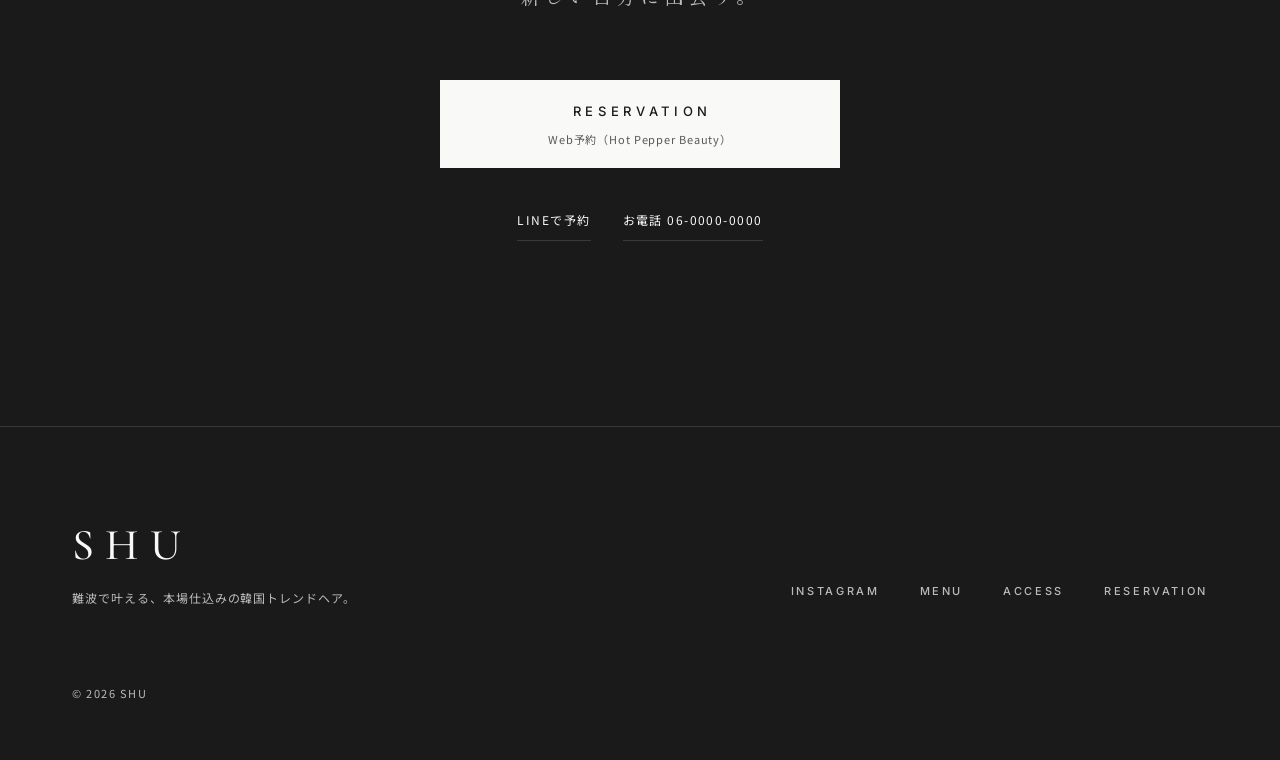
<file: works/shu-film/index.html>
<!DOCTYPE html>
<!--
  ============================================================
  SHU（シュー）｜映像版 ─ 難波の韓国トレンドヘアサロン
  ------------------------------------------------------------
  現行サイト（works/shu）のブランド・コピー・店舗情報をそのまま使い、
  「映像 → 余白 → 大きな文字 → 厳選した写真 → 最低限の情報」の順に組み直したページ。

  構成: HEADER → HERO VIDEO → CONCEPT → TRANSFORMATION → STYLE GALLERY
        → MENU → STYLIST → SALON → CTA → FOOTER

  ・ヒーロー動画の差し替え … このファイルの「HERO VIDEO」と README.md の「1. ヒーロー動画」
  ・写真の差し替え           … README.md の「2. 写真」（_tools/build_images.py で一括書き出し）
  ============================================================
-->
<html lang="ja">
<head>
<meta charset="UTF-8">
<meta name="viewport" content="width=device-width, initial-scale=1.0, viewport-fit=cover">
<meta name="format-detection" content="telephone=no">
<title>SHU（シュー）| 難波の韓国トレンドヘアサロン</title>
<meta name="description" content="大阪・難波駅徒歩3分。透明感カラー、タッセルカット、ヨシンモリ、エギョモリなど本場仕込みの韓国トレンドヘアが叶うヘアサロン SHU。">
<meta name="theme-color" content="#1A1A1A">
<link rel="icon" href="data:image/svg+xml,%3Csvg xmlns='http://www.w3.org/2000/svg' viewBox='0 0 64 64'%3E%3Crect width='64' height='64' fill='%231A1A1A'/%3E%3Ctext x='32' y='44' font-family='Georgia,serif' font-size='36' text-anchor='middle' fill='%23F9F9F8'%3ES%3C/text%3E%3C/svg%3E">

<link rel="preconnect" href="https://fonts.googleapis.com">
<link rel="preconnect" href="https://fonts.gstatic.com" crossorigin>
<link href="https://fonts.googleapis.com/css2?family=Cormorant+Garamond:ital,wght@0,400;0,500;1,400&family=Shippori+Mincho:wght@500&family=Noto+Sans+JP:wght@400;500&family=Inter:wght@400;500&display=swap" rel="stylesheet">

<link rel="stylesheet" href="style.css">
<script>document.documentElement.classList.add('js');</script>
<script src="app.js" defer></script>
</head>

<body>
<a class="skip-link" href="#concept">本文へスキップ</a>

<!-- ============ HEADER ============ -->
<header class="site-header" id="site-header">
  <div class="site-header__inner">
    <a class="logo" href="#top" aria-label="SHU トップへ">SHU</a>

    <nav class="gnav" aria-label="メインメニュー">
      <ul class="gnav__list">
        <li><a href="#style">Style</a></li>
        <li><a href="#menu">Menu</a></li>
        <li><a href="#stylist">Stylist</a></li>
        <li><a href="#salon">Salon</a></li>
      </ul>
      <a class="gnav__book" href="https://beauty.hotpepper.jp/" target="_blank" rel="noopener">Book</a>
    </nav>

    <button class="menu-btn" id="menu-btn" type="button" aria-controls="drawer" aria-expanded="false">
      <span class="menu-btn__lines" aria-hidden="true"></span>
      <span class="menu-btn__label visually-hidden">メニューを開く</span>
    </button>
  </div>
</header>

<!-- ============ MOBILE DRAWER ============ -->
<div class="drawer" id="drawer" role="dialog" aria-modal="true" aria-label="メニュー" inert>
  <nav class="drawer__nav" aria-label="モバイルメニュー">
    <a href="#concept"><span>01</span>Concept</a>
    <a href="#transformation"><span>02</span>Transformation</a>
    <a href="#style"><span>03</span>Style</a>
    <a href="#menu"><span>04</span>Menu</a>
    <a href="#stylist"><span>05</span>Stylist</a>
    <a href="#salon"><span>06</span>Salon</a>
  </nav>
  <div class="drawer__foot">
    <a class="btn btn--ink" href="https://beauty.hotpepper.jp/" target="_blank" rel="noopener">Web予約（Hot Pepper Beauty）</a>
    <a class="btn btn--line" href="https://line.me/" target="_blank" rel="noopener">LINEで予約</a>
    <p class="drawer__info">なんば駅 徒歩3分 ／ 10:00 – 20:00 ／ 火曜定休</p>
  </div>
</div>

<main id="main">

<!-- ============ HERO VIDEO ============
  いまは動画ファイルが無いため data-video="off"。<picture> のポスター画像を表示しています。
  動画を用意したら:
    1. assets/video/ に hero-pc.mp4 / hero-pc.webm（横 16:9）と hero-sp.mp4 / hero-sp.webm（縦 9:16）を置く
    2. 下の <section> の data-video="off" を "on" にする
  ・縦長の画面（スマホ・タブレット縦）では data-media に合う hero-sp、それ以外は hero-pc を読み込みます。
  ・hero-sp を用意しない場合は、data-media 付きの <source> 2行を削除すると全画面で hero-pc を使います。
  ・動画が読み込めない / 再生できない / 省データ設定 / 視差効果を減らす設定のときは、ポスター画像のまま表示されます。
-->
<section class="hero" id="top" data-hero data-video="off" aria-label="SHU イメージ映像">
  <div class="hero__media">
    <picture class="hero__poster">
      <source media="(max-aspect-ratio: 5/6)" type="image/avif" srcset="assets/hero/poster-sp-750.avif">
      <source media="(max-aspect-ratio: 5/6)" type="image/webp" srcset="assets/hero/poster-sp-750.webp">
      <source media="(max-aspect-ratio: 5/6)" srcset="assets/hero/poster-sp-750.jpg">
      <source type="image/avif" srcset="assets/hero/poster-pc-1280.avif 1280w, assets/hero/poster-pc-1920.avif 1920w" sizes="100vw">
      <source type="image/webp" srcset="assets/hero/poster-pc-1280.webp 1280w, assets/hero/poster-pc-1920.webp 1920w" sizes="100vw">
      <img src="assets/hero/poster-pc-1920.jpg" alt="" width="1920" height="1080" fetchpriority="high" decoding="async">
    </picture>
    <video class="hero__video" autoplay muted loop playsinline preload="none" disablepictureinpicture aria-hidden="true" tabindex="-1">
      <source data-src="assets/video/hero-sp.webm" type="video/webm" data-media="(max-aspect-ratio: 5/6)">
      <source data-src="assets/video/hero-sp.mp4" type="video/mp4" data-media="(max-aspect-ratio: 5/6)">
      <source data-src="assets/video/hero-pc.webm" type="video/webm">
      <source data-src="assets/video/hero-pc.mp4" type="video/mp4">
    </video>
  </div>
  <div class="hero__shade" aria-hidden="true"></div>

  <div class="hero__inner container container--wide">
    <div class="hero__copy">
      <p class="hero__eyebrow">Namba / Korean Trend Hair Salon</p>
      <h1 class="hero__title">鏡を見るたび、<br>もっと自分が好きになる。</h1>
      <p class="hero__en">Fall in Love With Your Reflection</p>
      <a class="hero__link link-arrow" href="#reserve">Reservation<span class="link-arrow__icon" aria-hidden="true"></span></a>
    </div>
  </div>

  <div class="hero__foot container container--wide">
    <a class="hero__scroll" href="#concept"><span class="hero__scroll-line" aria-hidden="true"></span>Scroll</a>
    <button class="hero__toggle" type="button" aria-pressed="false" hidden>
      <span class="hero__toggle-icon" aria-hidden="true"></span><span class="hero__toggle-label">Pause</span>
    </button>
  </div>
</section>

<!-- ============ CONCEPT ============ -->
<section class="concept section section--end" id="concept">
  <div class="container concept__grid">
    <div class="concept__text">
      <p class="eyebrow reveal"><span class="eyebrow__no">01</span>Concept</p>
      <h2 class="concept__title reveal">似合わせで纏う、<br>本場・韓国のトレンド。</h2>
      <p class="concept__lead reveal">韓国現地のトレンドを、一人ひとりの骨格と髪質に合わせて。<br class="u-pc">形の模倣ではなく、あなたの魅力を引き出す一着として仕立てます。</p>
      <p class="concept__en reveal">Korean trend, tailored to you.</p>
    </div>
    <figure class="concept__figure reveal">
      <div class="frame">
        <picture>
          <source type="image/avif" srcset="assets/img/concept/concept-640.avif 640w, assets/img/concept/concept-1080.avif 1080w" sizes="(min-width: 768px) 32vw, 78vw">
          <source type="image/webp" srcset="assets/img/concept/concept-640.webp 640w, assets/img/concept/concept-1080.webp 1080w" sizes="(min-width: 768px) 32vw, 78vw">
          <img src="assets/img/concept/concept-1080.jpg" alt="窓辺の光の中、ゆるく巻いたロングヘアのモデル" width="1080" height="1350" loading="lazy" decoding="async">
        </picture>
      </div>
    </figure>
  </div>
</section>

<!-- ============ TRANSFORMATION ============
  Before / After の写真は assets/img/transformation/before-* ・ after-* を差し替え（README.md 参照）
-->
<section class="transformation section section--band" id="transformation">
  <div class="container">
    <header class="sec-head">
      <p class="eyebrow reveal"><span class="eyebrow__no">02</span>Before &amp; After</p>
      <h2 class="sec-title reveal">Transformation</h2>
      <p class="sec-sub reveal">ロングから、韓国ショートへ。</p>
    </header>

    <div class="tf">
      <figure class="tf__item tf__item--before reveal">
        <div class="frame">
          <picture>
            <source type="image/avif" srcset="assets/img/transformation/before-480.avif 480w, assets/img/transformation/before-960.avif 960w" sizes="(min-width: 768px) 36vw, 66vw">
            <source type="image/webp" srcset="assets/img/transformation/before-480.webp 480w, assets/img/transformation/before-960.webp 960w" sizes="(min-width: 768px) 36vw, 66vw">
            <img src="assets/img/transformation/before-960.jpg" alt="ビフォー：胸下まであるロングヘア" width="960" height="1200" loading="lazy" decoding="async">
          </picture>
        </div>
        <figcaption class="tf__cap"><span class="tf__label">Before</span><span class="tf__style">Long Layer</span></figcaption>
      </figure>

      <div class="tf__arrow reveal" aria-hidden="true">
        <span class="tf__arrow-text">Cut + Color</span>
        <span class="tf__arrow-line"></span>
      </div>

      <figure class="tf__item tf__item--after reveal">
        <div class="frame">
          <picture>
            <source type="image/avif" srcset="assets/img/transformation/after-640.avif 640w, assets/img/transformation/after-1080.avif 1080w" sizes="(min-width: 768px) 44vw, 84vw">
            <source type="image/webp" srcset="assets/img/transformation/after-640.webp 640w, assets/img/transformation/after-1080.webp 1080w" sizes="(min-width: 768px) 44vw, 84vw">
            <img src="assets/img/transformation/after-1080.jpg" alt="アフター：シースルーバングの韓国ショートボブ" width="1080" height="1350" loading="lazy" decoding="async">
          </picture>
        </div>
        <figcaption class="tf__cap"><span class="tf__label">After</span><span class="tf__style">Korean Short Bob</span></figcaption>
      </figure>
    </div>

    <p class="tf__note reveal">顔まわりに軽さを残して、首すじをすっきり見せるショートボブへ。<span>※ 掲載写真はイメージです。</span></p>
  </div>
</section>

<!-- ============ STYLE GALLERY ============
  PC   : [大 01 | 小 02・03（対角）]  →  余白  →  [小 05・06（対角）| 大 04]
  Mobile: 大 01 → 小 02/03 → 大 04 → 小 05/06
  写真は assets/img/gallery/01〜06 を差し替え（README.md 参照）
-->
<section class="gallery section" id="style">
  <div class="container">
    <header class="sec-head">
      <p class="eyebrow reveal"><span class="eyebrow__no">03</span>Hair Catalog</p>
      <h2 class="sec-title reveal">Style Gallery</h2>
      <p class="sec-sub sec-sub--en reveal">Hair styles made for you.</p>
    </header>

    <div class="gl">
      <div class="gl__block gl__block--a">
        <figure class="gl__item gl__item--lg reveal">
          <div class="frame">
            <picture>
              <source type="image/avif" srcset="assets/img/gallery/01-640.avif 640w, assets/img/gallery/01-1200.avif 1200w" sizes="(min-width: 768px) 54vw, 90vw">
              <source type="image/webp" srcset="assets/img/gallery/01-640.webp 640w, assets/img/gallery/01-1200.webp 1200w" sizes="(min-width: 768px) 54vw, 90vw">
              <img src="assets/img/gallery/01-1200.jpg" alt="韓国ショートのスタイル" width="1200" height="1600" loading="lazy" decoding="async">
            </picture>
          </div>
          <figcaption class="gl__cap"><span class="gl__name">Korean Short</span><span class="gl__tag">Short / Natural</span></figcaption>
        </figure>
        <div class="gl__pair">
          <figure class="gl__item gl__item--sm reveal">
            <div class="frame">
              <picture>
                <source type="image/avif" srcset="assets/img/gallery/02-480.avif 480w, assets/img/gallery/02-800.avif 800w" sizes="(min-width: 768px) 24vw, 45vw">
                <source type="image/webp" srcset="assets/img/gallery/02-480.webp 480w, assets/img/gallery/02-800.webp 800w" sizes="(min-width: 768px) 24vw, 45vw">
                <img src="assets/img/gallery/02-800.jpg" alt="丸みのあるボブのスタイル" width="800" height="1000" loading="lazy" decoding="async">
              </picture>
            </div>
            <figcaption class="gl__cap"><span class="gl__name">Round Bob</span><span class="gl__tag">Bob / Round</span></figcaption>
          </figure>
          <figure class="gl__item gl__item--sm reveal" data-delay="1">
            <div class="frame">
              <picture>
                <source type="image/avif" srcset="assets/img/gallery/03-480.avif 480w, assets/img/gallery/03-800.avif 800w" sizes="(min-width: 768px) 18vw, 45vw">
                <source type="image/webp" srcset="assets/img/gallery/03-480.webp 480w, assets/img/gallery/03-800.webp 800w" sizes="(min-width: 768px) 18vw, 45vw">
                <img src="assets/img/gallery/03-800.jpg" alt="顔まわりにレイヤーを入れたロングのスタイル" width="800" height="1000" loading="lazy" decoding="async">
              </picture>
            </div>
            <figcaption class="gl__cap"><span class="gl__name">Face Layer</span><span class="gl__tag">Long / Face Framing</span></figcaption>
          </figure>
        </div>
      </div>

      <div class="gl__block gl__block--b">
        <figure class="gl__item gl__item--lg reveal">
          <div class="frame">
            <picture>
              <source type="image/avif" srcset="assets/img/gallery/04-640.avif 640w, assets/img/gallery/04-1200.avif 1200w" sizes="(min-width: 768px) 54vw, 90vw">
              <source type="image/webp" srcset="assets/img/gallery/04-640.webp 640w, assets/img/gallery/04-1200.webp 1200w" sizes="(min-width: 768px) 54vw, 90vw">
              <img src="assets/img/gallery/04-1200.jpg" alt="ヨシンモリのロングウェーブスタイル" width="1200" height="1600" loading="lazy" decoding="async">
            </picture>
          </div>
          <figcaption class="gl__cap"><span class="gl__name">Yoshin-mori</span><span class="gl__tag">Long / Wave</span></figcaption>
        </figure>
        <div class="gl__pair">
          <figure class="gl__item gl__item--sm reveal">
            <div class="frame">
              <picture>
                <source type="image/avif" srcset="assets/img/gallery/05-480.avif 480w, assets/img/gallery/05-800.avif 800w" sizes="(min-width: 768px) 24vw, 45vw">
                <source type="image/webp" srcset="assets/img/gallery/05-480.webp 480w, assets/img/gallery/05-800.webp 800w" sizes="(min-width: 768px) 24vw, 45vw">
                <img src="assets/img/gallery/05-800.jpg" alt="レイヤーを重ねたショートのスタイル" width="800" height="1000" loading="lazy" decoding="async">
              </picture>
            </div>
            <figcaption class="gl__cap"><span class="gl__name">Layered Short</span><span class="gl__tag">Short / Layer</span></figcaption>
          </figure>
          <figure class="gl__item gl__item--sm reveal" data-delay="1">
            <div class="frame">
              <picture>
                <source type="image/avif" srcset="assets/img/gallery/06-480.avif 480w, assets/img/gallery/06-800.avif 800w" sizes="(min-width: 768px) 18vw, 45vw">
                <source type="image/webp" srcset="assets/img/gallery/06-480.webp 480w, assets/img/gallery/06-800.webp 800w" sizes="(min-width: 768px) 18vw, 45vw">
                <img src="assets/img/gallery/06-800.jpg" alt="ストレートのロングレイヤースタイル" width="800" height="1000" loading="lazy" decoding="async">
              </picture>
            </div>
            <figcaption class="gl__cap"><span class="gl__name">Long Layer</span><span class="gl__tag">Long / Straight</span></figcaption>
          </figure>
        </div>
      </div>
    </div>

    <p class="gl__more reveal"><a class="link-arrow" href="https://www.instagram.com/" target="_blank" rel="noopener">More Styles on Instagram<span class="link-arrow__icon" aria-hidden="true"></span></a></p>
  </div>
</section>

<!-- ============ MENU ============ -->
<section class="menu section" id="menu">
  <div class="container menu__grid">
    <header class="sec-head menu__head">
      <p class="eyebrow reveal"><span class="eyebrow__no">04</span>Price List</p>
      <h2 class="sec-title reveal">Menu</h2>
      <p class="sec-sub reveal">表示価格はすべて税込です。</p>
    </header>

    <div class="menu__body">
      <ul class="price reveal">
        <li class="price__row"><span class="price__name">Cut</span><span class="price__desc">似合わせデザインカット</span><span class="price__yen">¥7,700</span></li>
        <li class="price__row"><span class="price__name">Color</span><span class="price__desc">透明感シアーカラー</span><span class="price__yen">¥12,100<small>〜</small></span></li>
        <li class="price__row"><span class="price__name">Cut + Color</span><span class="price__desc">似合わせカット ＋ シアーカラー</span><span class="price__yen">¥19,800<small>〜</small></span></li>
        <li class="price__row"><span class="price__name">Perm</span><span class="price__desc">ヨシンモリパーマ</span><span class="price__yen">¥16,500<small>〜</small></span></li>
        <li class="price__row"><span class="price__name">Treatment</span><span class="price__desc">髪質改善トリートメント</span><span class="price__yen">¥8,800<small>〜</small></span></li>
      </ul>

      <details class="menu-more reveal">
        <summary><span class="menu-more__open">View Full Menu</span><span class="menu-more__close">Close</span><span class="menu-more__icon" aria-hidden="true"></span></summary>
        <div class="menu-more__body">
          <div class="menu-group">
            <h3>Cut</h3>
            <ul>
              <li><span>似合わせデザインカット</span><span>¥7,700</span></li>
              <li><span>カット + シャンプーブロー</span><span>¥8,800</span></li>
              <li><span>前髪カット</span><span>¥1,100</span></li>
            </ul>
          </div>
          <div class="menu-group">
            <h3>Color</h3>
            <ul>
              <li><span>透明感シアーカラー</span><span>¥12,100〜</span></li>
              <li><span>ハイライト / グラデーション</span><span>¥16,500〜</span></li>
              <li><span>リタッチカラー</span><span>¥9,900〜</span></li>
            </ul>
          </div>
          <div class="menu-group">
            <h3>Perm</h3>
            <ul>
              <li><span>韓国風ダウンパーマ</span><span>¥14,300〜</span></li>
              <li><span>ヨシンモリパーマ</span><span>¥16,500〜</span></li>
              <li><span>縮毛矯正</span><span>¥19,800〜</span></li>
            </ul>
          </div>
          <div class="menu-group">
            <h3>Treatment</h3>
            <ul>
              <li><span>髪質改善トリートメント</span><span>¥8,800〜</span></li>
              <li><span>水トリートメント</span><span>¥5,500</span></li>
              <li><span>ヘッドスパ</span><span>¥4,400〜</span></li>
            </ul>
          </div>
        </div>
      </details>

      <p class="menu__note reveal">※ 髪の長さ・状態によって、別途料金が加算される場合がございます。</p>
    </div>
  </div>
</section>

<!-- ============ STYLIST ============ -->
<section class="stylist section" id="stylist">
  <div class="container">
    <header class="sec-head">
      <p class="eyebrow reveal"><span class="eyebrow__no">05</span>Hair Designer</p>
      <h2 class="sec-title reveal">Stylist</h2>
      <p class="sec-sub sec-sub--en reveal">The hands behind your new look.</p>
    </header>

    <div class="st">
      <figure class="st__portrait reveal">
        <div class="frame">
          <picture>
            <source type="image/avif" srcset="assets/img/stylist/karin-640.avif 640w, assets/img/stylist/karin-1080.avif 1080w" sizes="(min-width: 768px) 46vw, 88vw">
            <source type="image/webp" srcset="assets/img/stylist/karin-640.webp 640w, assets/img/stylist/karin-1080.webp 1080w" sizes="(min-width: 768px) 46vw, 88vw">
            <img src="assets/img/stylist/karin-1080.jpg" alt="上本花梨のポートレート" width="1080" height="1350" loading="lazy" decoding="async">
          </picture>
        </div>
      </figure>

      <div class="st__body">
        <p class="st__role reveal">Executive Stylist</p>
        <h3 class="st__name reveal">上本 花梨<span class="st__name-en">Karin Uemoto</span></h3>
        <p class="st__profile reveal">骨格と髪質を読み解く「似合わせカット」と、透明感のあるシアーカラーが得意。ロングから韓国ショートへのイメージチェンジも、毎日の再現性まで考えてご提案します。</p>
        <p class="reveal"><a class="link-arrow" href="https://www.instagram.com/" target="_blank" rel="noopener">Instagram<span class="link-arrow__icon" aria-hidden="true"></span></a></p>

        <div class="st__team reveal">
          <p class="st__team-label">Team</p>
          <ul>
            <li>
              <a href="https://www.instagram.com/" target="_blank" rel="noopener">
                <picture>
                  <source type="image/avif" srcset="assets/img/stylist/rise-320.avif">
                  <source type="image/webp" srcset="assets/img/stylist/rise-320.webp">
                  <img src="assets/img/stylist/rise-320.jpg" alt="" width="320" height="400" loading="lazy" decoding="async">
                </picture>
                <span class="st__member"><span class="st__member-name">佐藤 凛星</span><span class="st__member-role">Stylist</span></span>
                <span class="st__member-link">Instagram</span>
              </a>
            </li>
            <li>
              <a href="https://www.instagram.com/" target="_blank" rel="noopener">
                <picture>
                  <source type="image/avif" srcset="assets/img/stylist/ryoko-320.avif">
                  <source type="image/webp" srcset="assets/img/stylist/ryoko-320.webp">
                  <img src="assets/img/stylist/ryoko-320.jpg" alt="" width="320" height="400" loading="lazy" decoding="async">
                </picture>
                <span class="st__member"><span class="st__member-name">多賀 涼子</span><span class="st__member-role">Junior Stylist</span></span>
                <span class="st__member-link">Instagram</span>
              </a>
            </li>
          </ul>
        </div>
      </div>
    </div>
  </div>
</section>

<!-- ============ SALON ============ -->
<section class="salon section section--end" id="salon">
  <div class="container">
    <header class="sec-head">
      <p class="eyebrow reveal"><span class="eyebrow__no">06</span>Access</p>
      <h2 class="sec-title reveal">Salon</h2>
      <p class="sec-sub sec-sub--en reveal">Namba, Osaka</p>
    </header>

    <div class="salon__layout">
      <div class="salon__photos">
        <figure class="salon__main reveal">
          <div class="frame">
            <picture>
              <source type="image/avif" srcset="assets/img/salon/main-640.avif 640w, assets/img/salon/main-1200.avif 1200w" sizes="(min-width: 768px) 56vw, 100vw">
              <source type="image/webp" srcset="assets/img/salon/main-640.webp 640w, assets/img/salon/main-1200.webp 1200w" sizes="(min-width: 768px) 56vw, 100vw">
              <img src="assets/img/salon/main-1200.jpg" alt="SHUの店内。窓際に鏡とセット面が並ぶ" width="1200" height="900" loading="lazy" decoding="async">
            </picture>
          </div>
        </figure>
        <figure class="salon__detail reveal" data-delay="1">
          <div class="frame">
            <picture>
              <source type="image/avif" srcset="assets/img/salon/detail-480.avif 480w, assets/img/salon/detail-800.avif 800w" sizes="(min-width: 768px) 20vw, 52vw">
              <source type="image/webp" srcset="assets/img/salon/detail-480.webp 480w, assets/img/salon/detail-800.webp 800w" sizes="(min-width: 768px) 20vw, 52vw">
              <img src="assets/img/salon/detail-800.jpg" alt="セット面のチェア" width="800" height="1000" loading="lazy" decoding="async">
            </picture>
          </div>
        </figure>
      </div>

      <div class="salon__info reveal">
        <p class="salon__name">SHU<span>シュー</span></p>
        <dl class="salon__dl">
          <div><dt>Address</dt><dd>大阪府大阪市中央区難波3丁目<br>◯◯ビル 3F</dd></div>
          <div><dt>Hours</dt><dd>10:00 – 20:00（最終受付 19:00）<br>火曜定休</dd></div>
          <div><dt>Access</dt><dd>Osaka Metro 御堂筋線「なんば駅」<br>より徒歩3分</dd></div>
          <div><dt>Tel</dt><dd><a href="tel:0600000000">06-0000-0000</a></dd></div>
        </dl>
        <p><a class="link-arrow" href="https://www.google.com/maps/search/?api=1&amp;query=%E5%A4%A7%E9%98%AA%E5%BA%9C%E5%A4%A7%E9%98%AA%E5%B8%82%E9%9B%A3%E6%B3%A2" target="_blank" rel="noopener">Google Map<span class="link-arrow__icon" aria-hidden="true"></span></a></p>
      </div>
    </div>
  </div>
</section>

<!-- ============ CTA ============ -->
<section class="cta" id="reserve" aria-labelledby="cta-title">
  <div class="container cta__inner">
    <p class="eyebrow eyebrow--light reveal">Reservation</p>
    <h2 class="cta__title reveal" id="cta-title">Ready for<br class="u-sp"> a new you?</h2>
    <p class="cta__jp reveal">新しい自分に出会う。</p>
    <a class="cta__btn reveal" href="https://beauty.hotpepper.jp/" target="_blank" rel="noopener">
      <span class="cta__btn-main">Reservation</span>
      <span class="cta__btn-sub">Web予約（Hot Pepper Beauty）</span>
    </a>
    <p class="cta__sub reveal">
      <a href="https://line.me/" target="_blank" rel="noopener">LINEで予約</a>
      <a href="tel:0600000000">お電話 06-0000-0000</a>
    </p>
  </div>
</section>

</main>

<!-- ============ FOOTER ============ -->
<footer class="footer">
  <div class="container footer__inner">
    <div class="footer__brand">
      <a class="footer__logo" href="#top">SHU</a>
      <p class="footer__tagline">難波で叶える、本場仕込みの韓国トレンドヘア。</p>
    </div>
    <nav class="footer__nav" aria-label="フッターメニュー">
      <a href="https://www.instagram.com/" target="_blank" rel="noopener">Instagram</a>
      <a href="#menu">Menu</a>
      <a href="#salon">Access</a>
      <a href="#reserve">Reservation</a>
    </nav>
    <p class="footer__copy">© 2026 SHU</p>
  </div>
</footer>

<!-- ============ MOBILE BOOK BAR（ヒーローを過ぎると表示／CTA・フッターでは隠す） ============ -->
<div class="book-bar" id="book-bar">
  <a class="book-bar__line" href="https://line.me/" target="_blank" rel="noopener">LINE予約</a>
  <a class="book-bar__web" href="https://beauty.hotpepper.jp/" target="_blank" rel="noopener">Web予約</a>
</div>


<!-- デモサイト表示（SHO 店舗向けHP制作） -->
<style>
#sho-demo-badge{position:fixed;left:14px;top:88px;z-index:40;display:inline-flex;align-items:center;gap:8px;padding:9px 14px 9px 11px;border-radius:999px;background:rgba(43,58,74,.92);color:#fff;font:600 12px/1.3 "Noto Sans JP","Hiragino Sans",sans-serif;letter-spacing:.04em;text-decoration:none;box-shadow:0 8px 24px rgba(0,0,0,.25);backdrop-filter:blur(6px);-webkit-backdrop-filter:blur(6px);opacity:.96}
#sho-demo-badge:hover{opacity:1}
#sho-demo-badge .dot{width:8px;height:8px;border-radius:50%;background:#c87d55;flex:none}
#sho-demo-badge small{font-weight:400;opacity:.8}
@media (max-width:640px){#sho-demo-badge{top:72px;left:10px;padding:7px 11px 7px 9px;font-size:11px}#sho-demo-badge small{display:none}}
</style>
<a id="sho-demo-badge" href="../../" target="_blank" rel="noopener" aria-label="これはデモサイトです。SHO 店舗向けHP制作のサイトへ"><span class="dot"></span>これはデモサイトです<small>｜ SHO 店舗向けHP制作</small></a>
</body>
</html>
</file>
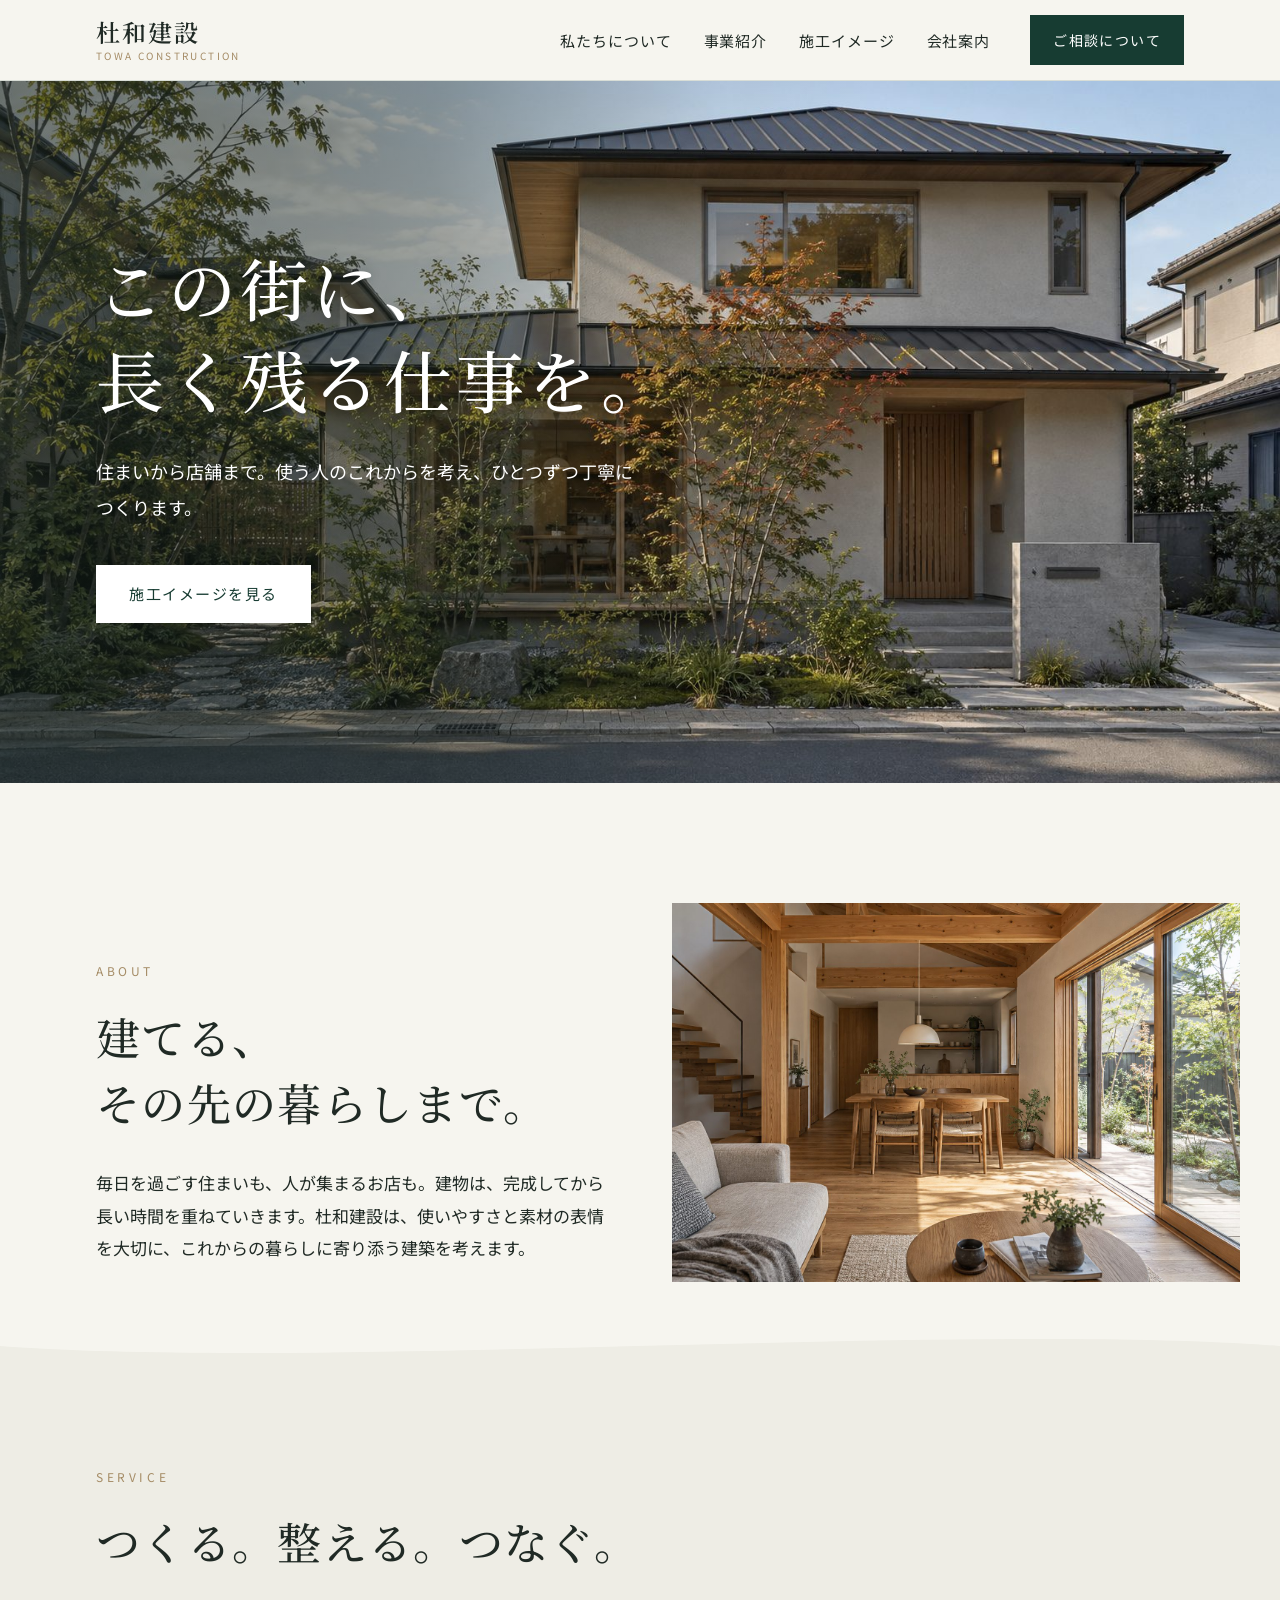
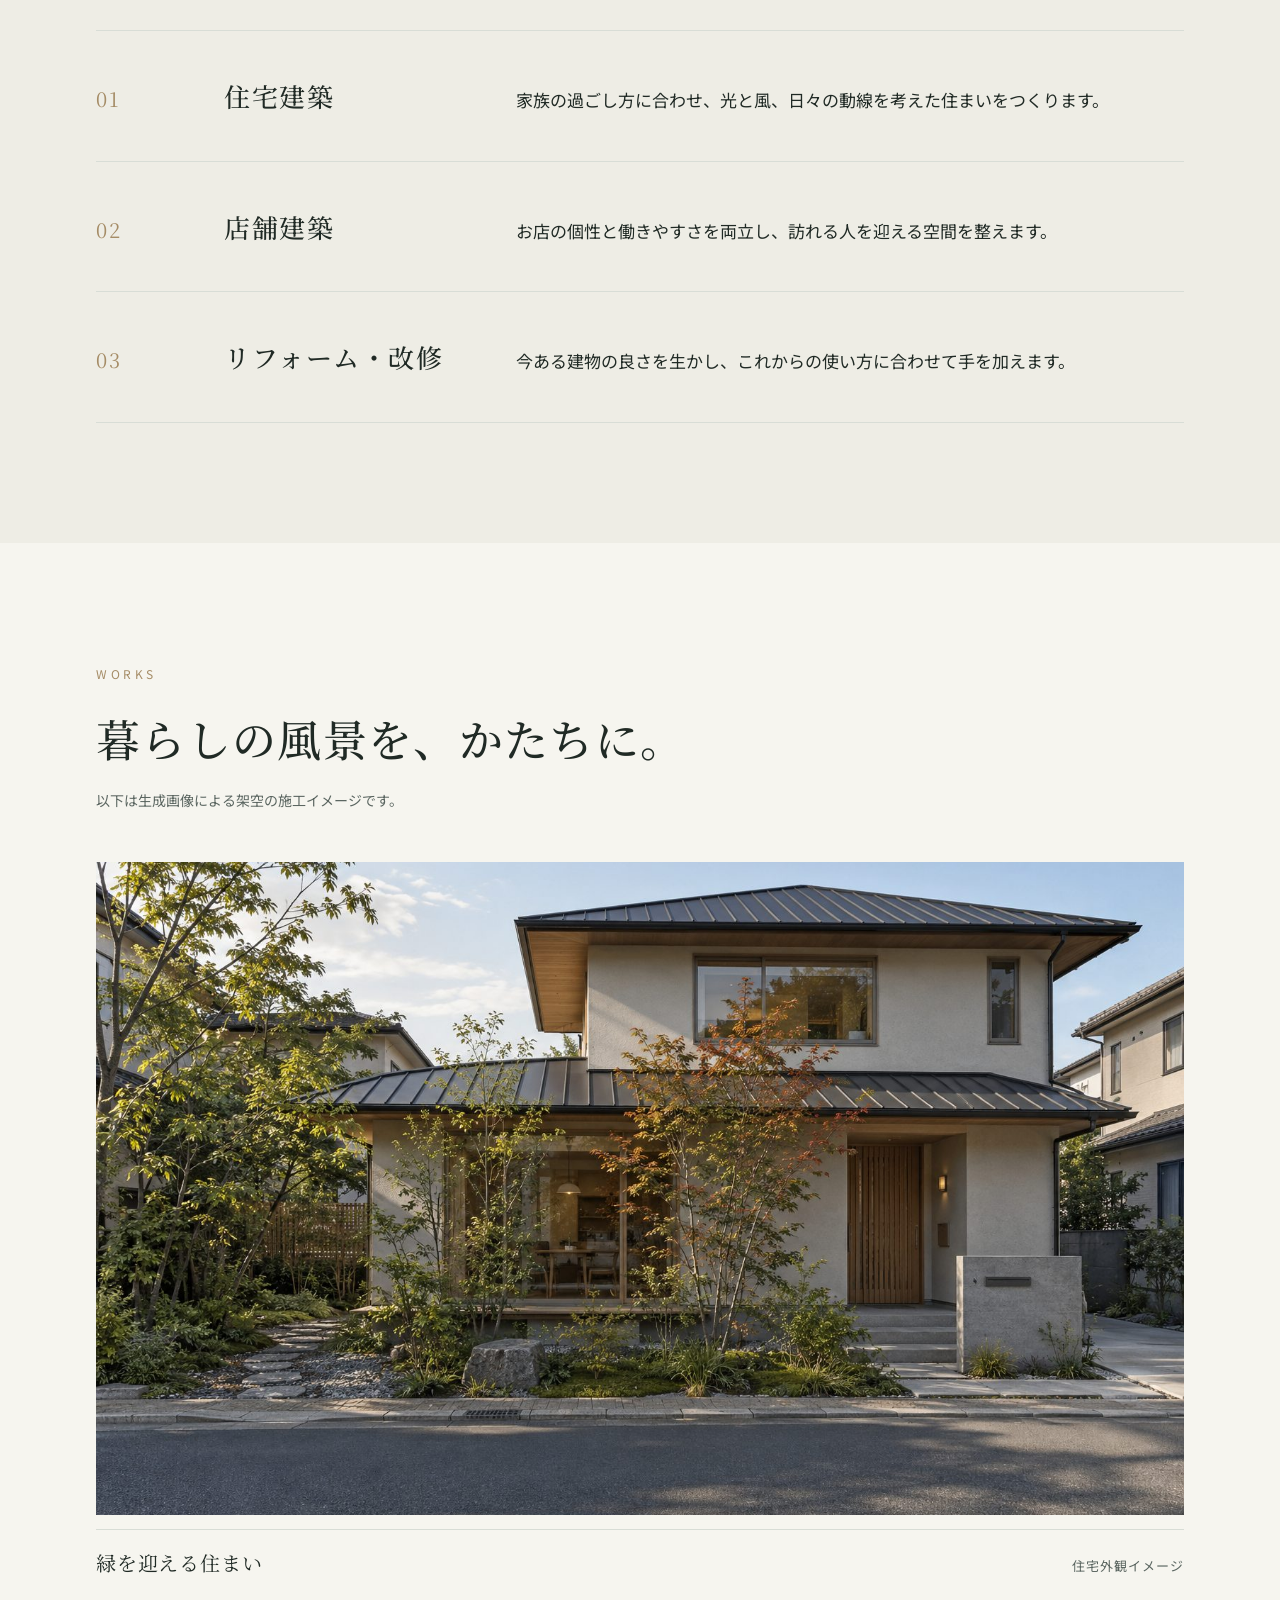
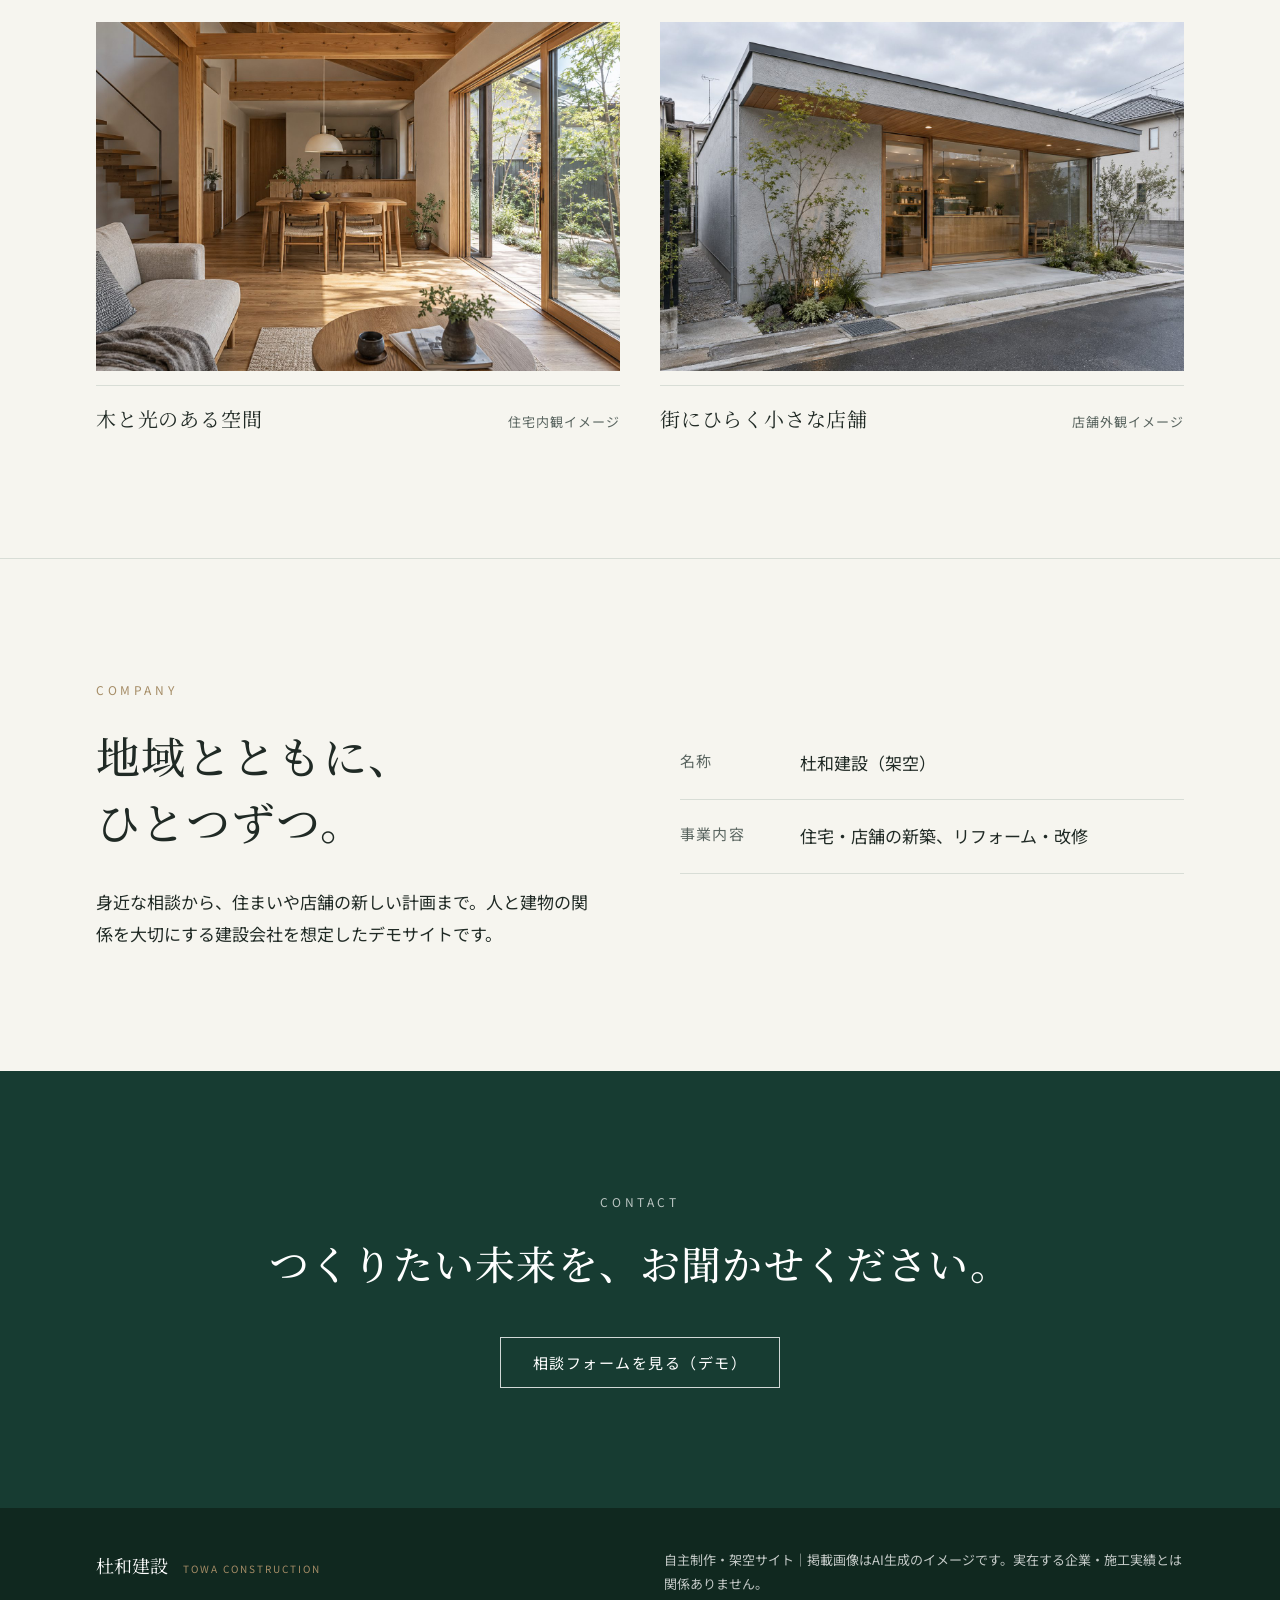
<file: works/towa/index.html>
<!DOCTYPE html>
<html lang="ja">
<head>
<meta charset="UTF-8">
<meta name="viewport" content="width=device-width, initial-scale=1">
<title>杜和建設｜この街に、長く残る仕事を。（自主制作・架空サイト）</title>
<meta name="description" content="住宅・店舗の新築、リフォーム・改修を手がける架空の建設会社「杜和建設」のデモサイト。自主制作です。">
<meta name="robots" content="noindex">
<link rel="preconnect" href="https://fonts.googleapis.com">
<link rel="preconnect" href="https://fonts.gstatic.com" crossorigin>
<link href="https://fonts.googleapis.com/css2?family=Noto+Serif+JP:wght@500;600&family=Noto+Sans+JP:wght@400;500;700&display=swap" rel="stylesheet">
<link rel="stylesheet" href="style.css">
</head>
<body>
<a class="skip" href="#about">本文へ移動</a>

<header class="site-header" id="top">
  <div class="wrap header-inner">
    <a class="brand" href="#top" aria-label="杜和建設 トップへ">
      <span class="brand-ja">杜和建設</span>
      <span class="brand-en">TOWA CONSTRUCTION</span>
    </a>
    <button class="menu-btn" type="button" aria-expanded="false" aria-controls="nav" aria-label="メニューを開く">
      <span class="menu-bar"></span><span class="menu-bar"></span>
    </button>
    <nav class="nav" id="nav" aria-label="サイト内">
      <ul class="nav-list">
        <li><a href="#about">私たちについて</a></li>
        <li><a href="#services">事業紹介</a></li>
        <li><a href="#works">施工イメージ</a></li>
        <li><a href="#company">会社案内</a></li>
      </ul>
      <a class="btn btn-nav" href="#contact">ご相談について</a>
    </nav>
  </div>
</header>

<main>
  <section class="hero" aria-labelledby="hero-title">
    <picture class="hero-media">
      <img src="assets/web/hero-house.jpg" width="1536" height="1024" alt="緑を迎える二階建て住宅の外観イメージ。生成画像による架空の施工イメージ" fetchpriority="high">
    </picture>
    <div class="hero-shade" aria-hidden="true"></div>
    <div class="wrap hero-inner">
      <h1 class="hero-title" id="hero-title">この街に、<br>長く残る仕事を。</h1>
      <p class="hero-lead">住まいから店舗まで。使う人のこれからを考え、ひとつずつ丁寧につくります。</p>
      <a class="btn btn-light" href="#works">施工イメージを見る</a>
    </div>
  </section>

  <section class="about" id="about" aria-labelledby="about-title">
    <div class="wrap about-grid">
      <div class="about-text">
        <p class="label">ABOUT</p>
        <h2 class="h2" id="about-title">建てる、<br>その先の暮らしまで。</h2>
        <p class="body">毎日を過ごす住まいも、人が集まるお店も。建物は、完成してから長い時間を重ねていきます。杜和建設は、使いやすさと素材の表情を大切に、これからの暮らしに寄り添う建築を考えます。</p>
      </div>
      <figure class="about-figure">
        <img src="assets/web/interior-timber.jpg" width="1536" height="1024" alt="木の梁と大きな窓のある住宅内観イメージ。生成画像による架空の施工イメージ" loading="lazy">
      </figure>
    </div>
  </section>

  <div class="wave" aria-hidden="true">
    <svg viewBox="0 0 1440 48" preserveAspectRatio="none" focusable="false"><path d="M0,24 C360,48 1080,0 1440,24 L1440,48 L0,48 Z" fill="#EEEDE5"/></svg>
  </div>

  <section class="services" id="services" aria-labelledby="services-title">
    <div class="wrap">
      <p class="label">SERVICE</p>
      <h2 class="h2" id="services-title">つくる。整える。<br class="sp">つなぐ。</h2>
      <ol class="service-list">
        <li class="service-row">
          <span class="service-num">01</span>
          <h3 class="service-name">住宅建築</h3>
          <p class="service-desc">家族の過ごし方に合わせ、光と風、日々の動線を考えた住まいをつくります。</p>
        </li>
        <li class="service-row">
          <span class="service-num">02</span>
          <h3 class="service-name">店舗建築</h3>
          <p class="service-desc">お店の個性と働きやすさを両立し、訪れる人を迎える空間を整えます。</p>
        </li>
        <li class="service-row">
          <span class="service-num">03</span>
          <h3 class="service-name">リフォーム・改修</h3>
          <p class="service-desc">今ある建物の良さを生かし、これからの使い方に合わせて手を加えます。</p>
        </li>
      </ol>
    </div>
  </section>

  <section class="works" id="works" aria-labelledby="works-title">
    <div class="wrap">
      <p class="label">WORKS</p>
      <h2 class="h2" id="works-title">暮らしの風景を、<br class="sp">かたちに。</h2>
      <p class="note">以下は生成画像による架空の施工イメージです。</p>
      <div class="works-grid">
        <figure class="work work-large">
          <img src="assets/web/hero-house.jpg" width="1536" height="1024" alt="緑を迎える住まい。住宅外観の生成イメージ" loading="lazy">
          <figcaption><span class="work-title">緑を迎える住まい</span><span class="work-type">住宅外観イメージ</span></figcaption>
        </figure>
        <figure class="work">
          <img src="assets/web/interior-timber.jpg" width="1536" height="1024" alt="木と光のある空間。住宅内観の生成イメージ" loading="lazy">
          <figcaption><span class="work-title">木と光のある空間</span><span class="work-type">住宅内観イメージ</span></figcaption>
        </figure>
        <figure class="work">
          <img src="assets/web/shop-exterior.jpg" width="1536" height="1024" alt="街にひらく小さな店舗。店舗外観の生成イメージ" loading="lazy">
          <figcaption><span class="work-title">街にひらく小さな店舗</span><span class="work-type">店舗外観イメージ</span></figcaption>
        </figure>
      </div>
    </div>
  </section>

  <section class="company" id="company" aria-labelledby="company-title">
    <div class="wrap company-grid">
      <div>
        <p class="label">COMPANY</p>
        <h2 class="h2" id="company-title">地域とともに、<br>ひとつずつ。</h2>
        <p class="body">身近な相談から、住まいや店舗の新しい計画まで。人と建物の関係を大切にする建設会社を想定したデモサイトです。</p>
      </div>
      <table class="company-table">
        <tbody>
          <tr><th scope="row">名称</th><td>杜和建設（架空）</td></tr>
          <tr><th scope="row">事業内容</th><td>住宅・店舗の新築、リフォーム・改修</td></tr>
        </tbody>
      </table>
    </div>
  </section>

  <section class="contact" id="contact" aria-labelledby="contact-title">
    <div class="wrap contact-inner">
      <p class="label label-light">CONTACT</p>
      <h2 class="h2 h2-light" id="contact-title">つくりたい未来を、<br class="sp">お聞かせください。</h2>
      <button class="btn btn-outline" type="button" id="open-demo">相談フォームを見る（デモ）</button>
    </div>
  </section>
</main>

<footer class="site-footer">
  <div class="wrap footer-inner">
    <p class="footer-brand">杜和建設 <span>TOWA CONSTRUCTION</span></p>
    <p class="footer-note">自主制作・架空サイト｜掲載画像はAI生成のイメージです。実在する企業・施工実績とは関係ありません。</p>
  </div>
</footer>

<div class="modal" id="demo-modal" hidden>
  <div class="modal-backdrop" data-close></div>
  <div class="modal-panel" role="dialog" aria-modal="true" aria-labelledby="modal-title" tabindex="-1">
    <h2 class="modal-title" id="modal-title">相談フォーム（デモ）</h2>
    <p class="modal-text">これは自主制作のデモサイトです。お問い合わせは受け付けていません。</p>
    <button class="btn btn-dark" type="button" data-close>閉じる</button>
  </div>
</div>

<script src="script.js"></script>
</body>
</html>
</file>
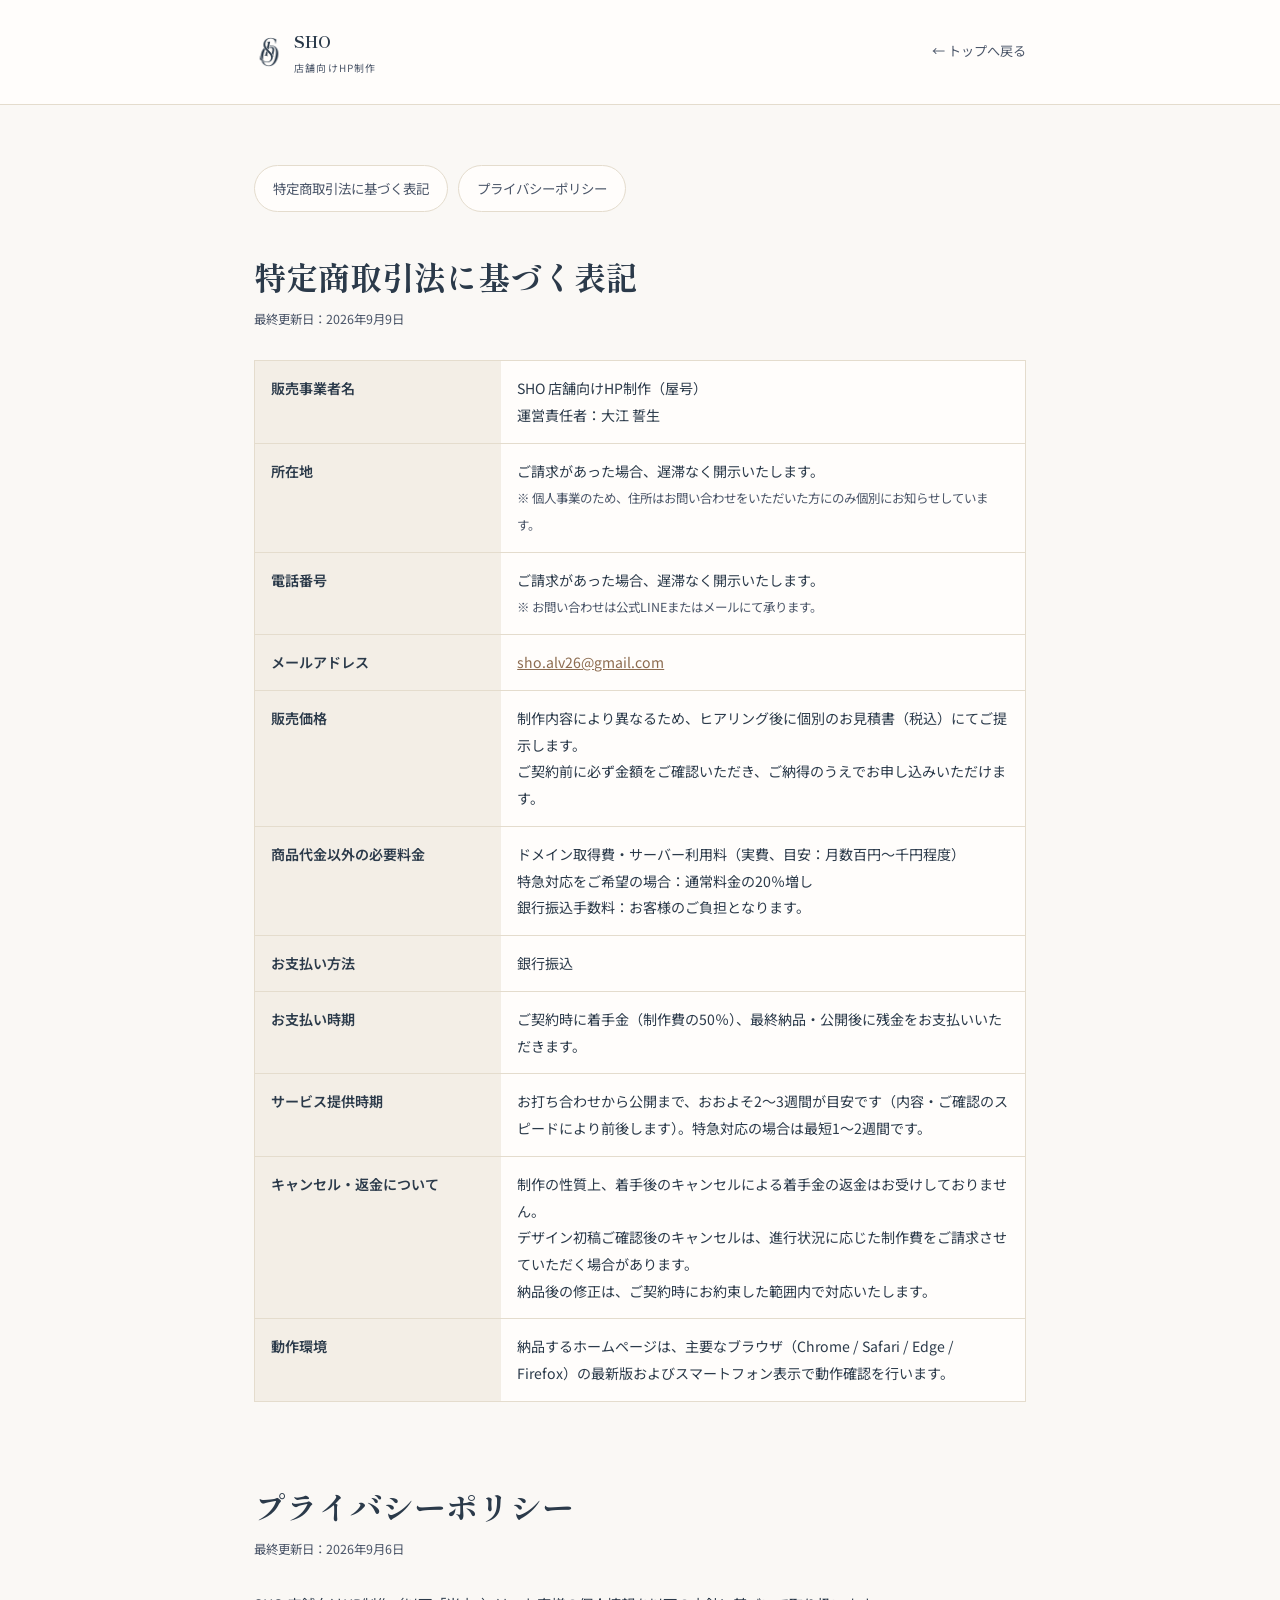
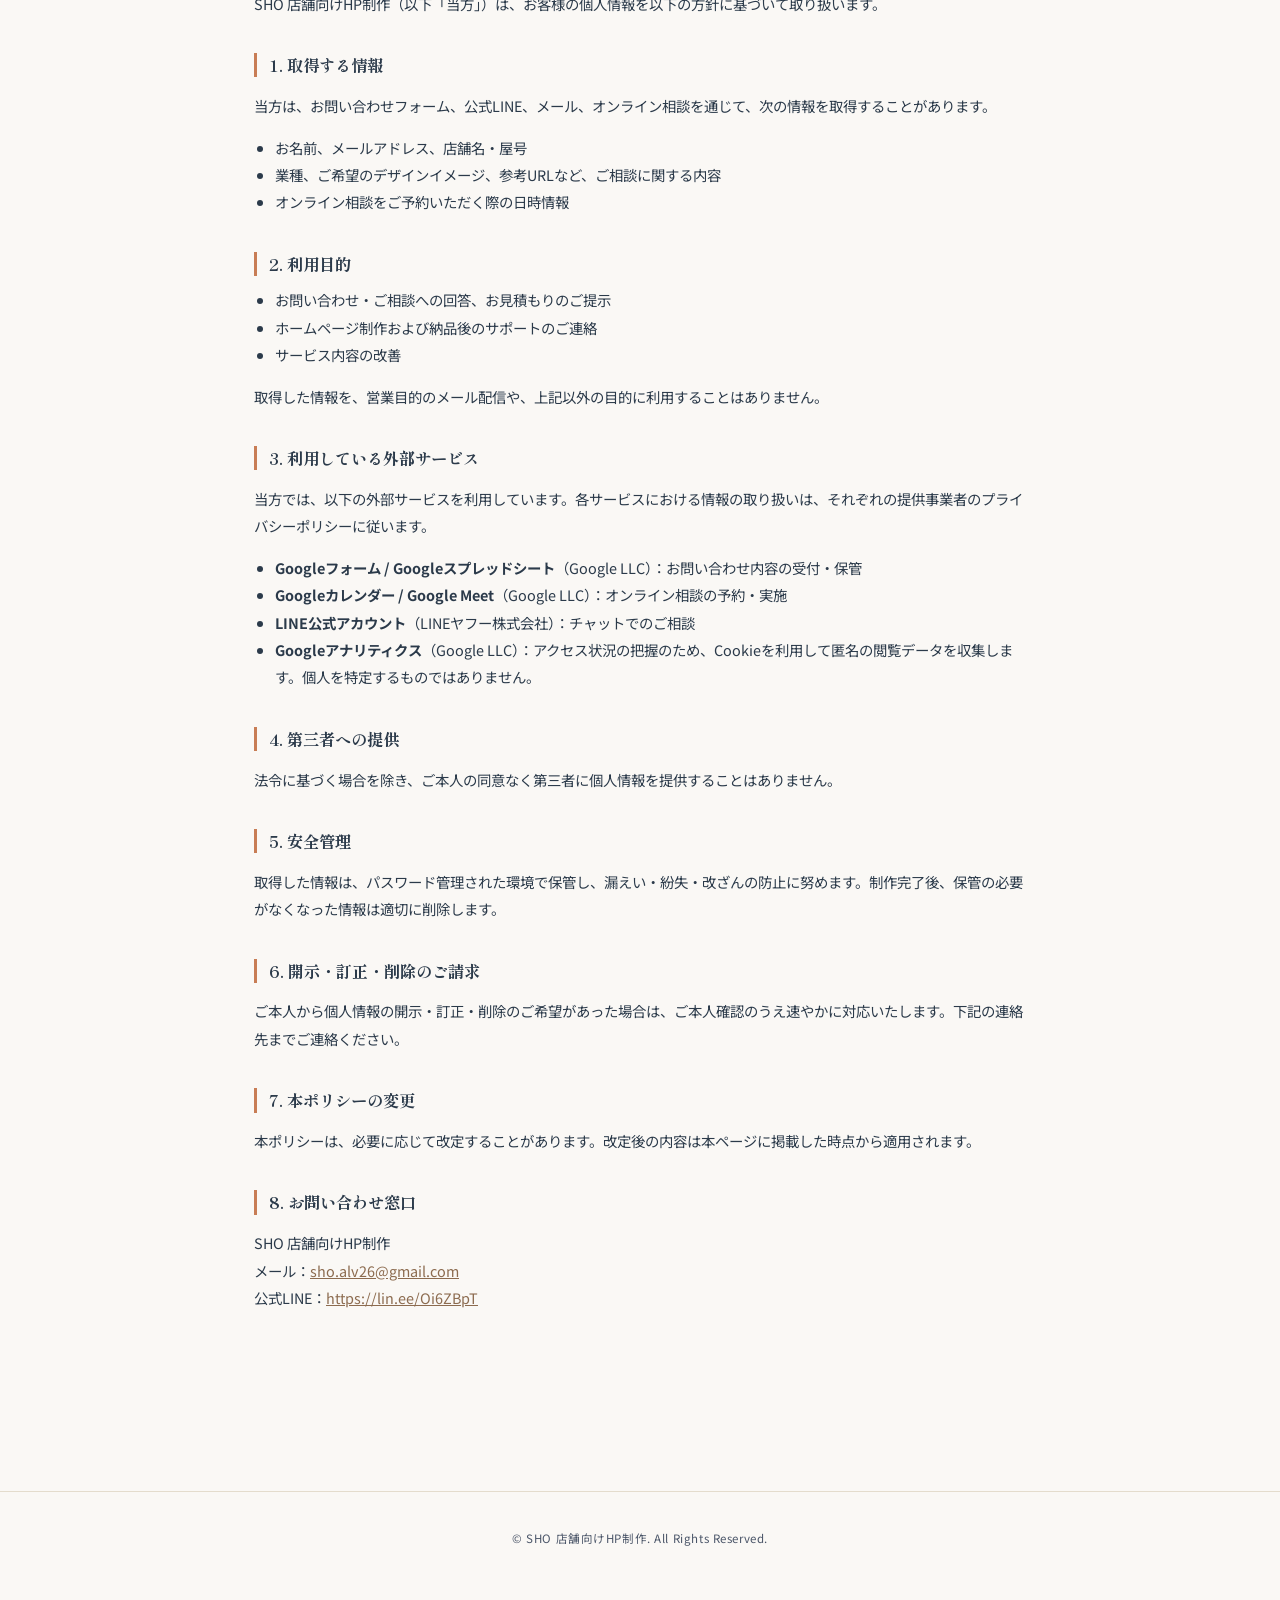
<file: legal.html>
<!DOCTYPE html>
<html lang="ja">
<head>
<meta charset="UTF-8">
<meta name="viewport" content="width=device-width, initial-scale=1.0">
<title>特定商取引法に基づく表記・プライバシーポリシー | SHO 店舗向けHP制作</title>
<meta name="robots" content="noindex">
<link rel="icon" type="image/png" href="assets/favicon.png">
<link rel="preconnect" href="https://fonts.googleapis.com">
<link rel="preconnect" href="https://fonts.gstatic.com" crossorigin>
<link href="https://fonts.googleapis.com/css2?family=Shippori+Mincho:wght@500;700&family=Noto+Sans+JP:wght@400;500;600&display=swap" rel="stylesheet">
<style>
:root{
  --bg:#faf8f5;--bg-alt:#f3eee6;--white:#fffdfb;--accent:#c87d55;--accent-deep:#8c6b4f;
  --ink:#2b3a4a;--ink-soft:#4a5568;--line:#e4dccd;
  --serif:'Shippori Mincho',serif;--sans:'Noto Sans JP',sans-serif;
}
*,*::before,*::after{box-sizing:border-box;}
body{margin:0;background:var(--bg);color:var(--ink);font-family:var(--sans);line-height:1.9;-webkit-font-smoothing:antialiased;}
a{color:var(--accent-deep);}
.wrap{max-width:820px;margin:0 auto;padding:0 24px;}
header{padding:26px 0;border-bottom:1px solid var(--line);background:var(--white);}
header .wrap{display:flex;align-items:center;justify-content:space-between;}
.logo{display:flex;align-items:center;gap:10px;font-family:var(--serif);font-weight:700;color:var(--ink);text-decoration:none;font-size:1.02rem;}
.logo .mark{display:block;width:30px;height:30px;flex-shrink:0;}
.logo .mark img{width:100%;height:100%;display:block;}
.logo small{display:block;font-family:var(--sans);font-weight:400;font-size:.62rem;letter-spacing:.12em;color:var(--ink-soft);margin-top:2px;}
.back{font-size:.82rem;text-decoration:none;color:var(--ink-soft);}
.back:hover{color:var(--accent-deep);}
main{padding:60px 0 100px;}
.tabs{display:flex;gap:10px;margin-bottom:40px;flex-wrap:wrap;}
.tabs a{text-decoration:none;font-size:.84rem;padding:10px 18px;border-radius:999px;border:1px solid var(--line);color:var(--ink-soft);background:var(--white);}
.tabs a:hover{border-color:var(--accent-deep);color:var(--accent-deep);}
section{scroll-margin-top:24px;margin-bottom:80px;}
h1{font-family:var(--serif);font-size:clamp(1.5rem,3.2vw,2rem);margin:0 0 8px;line-height:1.5;}
.updated{font-size:.78rem;color:var(--ink-soft);margin:0 0 28px;}
h2{font-family:var(--serif);font-size:1.02rem;margin:36px 0 10px;padding-left:12px;border-left:3px solid var(--accent);line-height:1.5;}
p,li{font-size:.9rem;}
ul{padding-left:1.3em;margin:8px 0;}
table{width:100%;border-collapse:collapse;background:var(--white);border:1px solid var(--line);font-size:.88rem;}
th,td{padding:14px 16px;border-bottom:1px solid var(--line);vertical-align:top;text-align:left;}
th{width:32%;background:var(--bg-alt);font-weight:600;color:var(--ink);}
tr:last-child th,tr:last-child td{border-bottom:none;}
.todo{background:#fff4e8;border:1px dashed var(--accent);border-radius:6px;padding:2px 8px;font-size:.82rem;color:#9a5a33;font-weight:600;}
.note{margin-top:14px;font-size:.78rem;color:var(--ink-soft);}
footer{padding:36px 0 60px;text-align:center;border-top:1px solid var(--line);}
footer p{font-size:.72rem;color:var(--ink-soft);letter-spacing:.05em;margin:0;}
@media (max-width:640px){
  th,td{display:block;width:100%;}
  th{padding-bottom:6px;border-bottom:none;}
  td{padding-top:0;}
}
</style>
</head>
<body>
<header>
  <div class="wrap">
    <a class="logo" href="index.html">
      <span class="mark"><img src="assets/logo-mark-ink.png" alt="" width="30" height="30"></span>
      <span>SHO<small>店舗向けHP制作</small></span>
    </a>
    <a class="back" href="index.html">← トップへ戻る</a>
  </div>
</header>

<main>
  <div class="wrap">
    <nav class="tabs">
      <a href="#tokushoho">特定商取引法に基づく表記</a>
      <a href="#privacy">プライバシーポリシー</a>
    </nav>

    <!-- ================= 特定商取引法 ================= -->
    <section id="tokushoho">
      <h1>特定商取引法に基づく表記</h1>
      <p class="updated">最終更新日：2026年9月9日</p>
      <table>
        <tr><th>販売事業者名</th><td>SHO 店舗向けHP制作（屋号）<br>運営責任者：大江 誓生</td></tr>
        <tr><th>所在地</th><td>ご請求があった場合、遅滞なく開示いたします。<br><span class="note">※ 個人事業のため、住所はお問い合わせをいただいた方にのみ個別にお知らせしています。</span></td></tr>
        <tr><th>電話番号</th><td>ご請求があった場合、遅滞なく開示いたします。<br><span class="note">※ お問い合わせは公式LINEまたはメールにて承ります。</span></td></tr>
        <tr><th>メールアドレス</th><td><a href="mailto:sho.alv26@gmail.com">sho.alv26@gmail.com</a></td></tr>
        <tr><th>販売価格</th><td>制作内容により異なるため、ヒアリング後に個別のお見積書（税込）にてご提示します。<br>ご契約前に必ず金額をご確認いただき、ご納得のうえでお申し込みいただけます。</td></tr>
        <tr><th>商品代金以外の必要料金</th><td>ドメイン取得費・サーバー利用料（実費、目安：月数百円〜千円程度）<br>特急対応をご希望の場合：通常料金の20％増し<br>銀行振込手数料：お客様のご負担となります。</td></tr>
        <tr><th>お支払い方法</th><td>銀行振込</td></tr>
        <tr><th>お支払い時期</th><td>ご契約時に着手金（制作費の50％）、最終納品・公開後に残金をお支払いいただきます。</td></tr>
        <tr><th>サービス提供時期</th><td>お打ち合わせから公開まで、おおよそ2〜3週間が目安です（内容・ご確認のスピードにより前後します）。特急対応の場合は最短1〜2週間です。</td></tr>
        <tr><th>キャンセル・返金について</th><td>制作の性質上、着手後のキャンセルによる着手金の返金はお受けしておりません。<br>デザイン初稿ご確認後のキャンセルは、進行状況に応じた制作費をご請求させていただく場合があります。<br>納品後の修正は、ご契約時にお約束した範囲内で対応いたします。</td></tr>
        <tr><th>動作環境</th><td>納品するホームページは、主要なブラウザ（Chrome / Safari / Edge / Firefox）の最新版およびスマートフォン表示で動作確認を行います。</td></tr>
      </table>
    </section>

    <!-- ================= プライバシーポリシー ================= -->
    <section id="privacy">
      <h1>プライバシーポリシー</h1>
      <p class="updated">最終更新日：2026年9月6日</p>
      <p>SHO 店舗向けHP制作（以下「当方」）は、お客様の個人情報を以下の方針に基づいて取り扱います。</p>

      <h2>1. 取得する情報</h2>
      <p>当方は、お問い合わせフォーム、公式LINE、メール、オンライン相談を通じて、次の情報を取得することがあります。</p>
      <ul>
        <li>お名前、メールアドレス、店舗名・屋号</li>
        <li>業種、ご希望のデザインイメージ、参考URLなど、ご相談に関する内容</li>
        <li>オンライン相談をご予約いただく際の日時情報</li>
      </ul>

      <h2>2. 利用目的</h2>
      <ul>
        <li>お問い合わせ・ご相談への回答、お見積もりのご提示</li>
        <li>ホームページ制作および納品後のサポートのご連絡</li>
        <li>サービス内容の改善</li>
      </ul>
      <p>取得した情報を、営業目的のメール配信や、上記以外の目的に利用することはありません。</p>

      <h2>3. 利用している外部サービス</h2>
      <p>当方では、以下の外部サービスを利用しています。各サービスにおける情報の取り扱いは、それぞれの提供事業者のプライバシーポリシーに従います。</p>
      <ul>
        <li><strong>Googleフォーム / Googleスプレッドシート</strong>（Google LLC）：お問い合わせ内容の受付・保管</li>
        <li><strong>Googleカレンダー / Google Meet</strong>（Google LLC）：オンライン相談の予約・実施</li>
        <li><strong>LINE公式アカウント</strong>（LINEヤフー株式会社）：チャットでのご相談</li>
        <li><strong>Googleアナリティクス</strong>（Google LLC）：アクセス状況の把握のため、Cookieを利用して匿名の閲覧データを収集します。個人を特定するものではありません。</li>
      </ul>

      <h2>4. 第三者への提供</h2>
      <p>法令に基づく場合を除き、ご本人の同意なく第三者に個人情報を提供することはありません。</p>

      <h2>5. 安全管理</h2>
      <p>取得した情報は、パスワード管理された環境で保管し、漏えい・紛失・改ざんの防止に努めます。制作完了後、保管の必要がなくなった情報は適切に削除します。</p>

      <h2>6. 開示・訂正・削除のご請求</h2>
      <p>ご本人から個人情報の開示・訂正・削除のご希望があった場合は、ご本人確認のうえ速やかに対応いたします。下記の連絡先までご連絡ください。</p>

      <h2>7. 本ポリシーの変更</h2>
      <p>本ポリシーは、必要に応じて改定することがあります。改定後の内容は本ページに掲載した時点から適用されます。</p>

      <h2>8. お問い合わせ窓口</h2>
      <p>SHO 店舗向けHP制作<br>メール：<a href="mailto:sho.alv26@gmail.com">sho.alv26@gmail.com</a><br>公式LINE：<a href="https://lin.ee/Oi6ZBpT" target="_blank" rel="noopener">https://lin.ee/Oi6ZBpT</a></p>
    </section>
  </div>
</main>

<footer>
  <p>© SHO 店舗向けHP制作. All Rights Reserved.</p>
</footer>
</body>
</html>
</file>
<file: works/hachihonmatsu/styles.css>
@charset "UTF-8";
/* =========================================================================
   八本松建設（架空デモ） — styles.css
   設計の根拠は DESIGN.md、指摘と対応は REVIEW.md を参照。
   ビルド不要・外部依存なし・file:// で動作する。

   2026-09-16 改訂（CODEX_REVIEW.md C1-C3 / Impeccable A・B の P1-P2）:
   - 配色をクリーム系から 白 + ニュートラル淡灰 + 青緑 + 墨 に変更（暖色は写真のみ）
   - font-size の vw 連動を廃止し、ブレークポイントで固定 rem に切り替え
   - letter-spacing はすべて 0
   - ヒーローを画像とテキストが一体の構成に変更（上下分断を解消）
   - 告知バーとヘッダーを単一の sticky topbar に統合（固定px オフセットを廃止）
   ========================================================================= */

/* ---------- 1. トークン ---------- */
:root {
  /* 色: 実測値は materials/contrast_check.py（全ペア PASS） */
  --color-bg: #FFFFFF;
  --color-surface: #FFFFFF;
  --color-muted: #F4F5F6;
  --color-ink: #191C1D;
  --color-ink-2: #474B4D;
  --color-ink-3: #5C6164;
  --color-accent: #23655E;
  --color-accent-strong: #1A4C47;
  --color-accent-soft: #E9F1EF;
  --color-vermilion: #A8412C;
  --color-danger: #B3261E;
  --color-danger-bg: #FDF3F2;
  --color-warn-bg: #FBF4EC;
  --color-border: #E1E4E5;        /* 装飾罫線のみ（1.28:1・意図的） */
  --color-border-control: #6E7477; /* 操作要素の境界（4.74:1） */
  --color-track: #848A8D;          /* 進捗の未通過トラック（3.21:1） */
  --color-focus: #16665C;
  --color-dark: #1C2021;
  --color-on-dark: #E7EAEA;
  --color-on-dark-muted: #B2B8B9;
  --color-on-dark-accent: #9CC7BF;

  /* 書体 */
  --font-display: "Noto Serif JP", "Hiragino Mincho ProN", "Yu Mincho", "YuMincho",
                  "MS PMincho", serif;
  --font-body: "Noto Sans JP", "Hiragino Sans", "Hiragino Kaku Gothic ProN",
               "Yu Gothic", "YuGothic", "Meiryo", system-ui, -apple-system, sans-serif;

  /* 文字サイズ: vw 連動なし。@media で段階的に切り替える（C3） */
  --fs-h1: 2.625rem;
  --fs-h2: 1.6875rem;
  --fs-h3: 1.125rem;
  --fs-lead: 1rem;
  --fs-body: 1rem;
  --fs-small: 0.875rem;
  --fs-tiny: 0.75rem;      /* 下限。これより小さい文字は使わない */
  --fs-modal-title: 1.375rem;

  /* 余白 */
  --space-1: 4px;
  --space-2: 8px;
  --space-3: 12px;
  --space-4: 16px;
  --space-5: 24px;
  --space-6: 32px;
  --space-7: 48px;
  --space-8: 64px;

  --gutter: 20px;
  --section-y: 64px;
  --radius: 4px;
  --radius-lg: 8px;

  /* app.js が実測値を書き戻す。読み込み前のフォールバックとして概算値を置く */
  --topbar-h: 104px;

  --ease: cubic-bezier(.22, .61, .36, 1);
  --ease-out: cubic-bezier(.16, 1, .3, 1);
  --dur: 240ms;

  --shadow-md: 0 4px 12px rgba(25, 28, 29, .08), 0 12px 32px rgba(25, 28, 29, .08);
  --shadow-lg: 0 16px 48px rgba(25, 28, 29, .20);
}

/* ---------- 2. リセット ---------- */
*, *::before, *::after { box-sizing: border-box; }

html {
  -webkit-text-size-adjust: 100%;
  scroll-behavior: smooth;
  /* sticky な topbar がアンカー先・フォーカスを隠さないようにする (WCAG 2.4.11) */
  scroll-padding-top: calc(var(--topbar-h) + 16px);
}

body {
  margin: 0;
  background: var(--color-bg);
  color: var(--color-ink);
  font-family: var(--font-body);
  font-size: var(--fs-body);
  line-height: 1.9;
  letter-spacing: 0;
  font-feature-settings: "palt" 1;
  overflow-wrap: break-word;
}

/* スクロールロック中。位置は app.js が top で保持する（iOS Safari 対策） */
body.is-locked {
  position: fixed;
  left: 0;
  right: 0;
  width: 100%;
  overflow: hidden;
}

img, svg { display: block; max-width: 100%; }
img { height: auto; }
picture { display: block; }

svg {
  fill: none;
  stroke: currentColor;
  stroke-width: 1.6;   /* 全アイコン共通。DESIGN.md と一致させている */
  stroke-linecap: round;
  stroke-linejoin: round;
}

h1, h2, h3 {
  margin: 0;
  line-height: 1.5;
  font-weight: 600;
  letter-spacing: 0;
  text-wrap: balance;   /* 「ます。」等の短い語尾だけが次行に落ちるのを抑える（C3） */
  /* 日本語を文節で折り返す。未対応ブラウザは既定の禁則処理に戻るだけ */
  word-break: auto-phrase;
}
p { margin: 0 0 1.25em; }
p:last-child { margin-bottom: 0; }
ul, ol { margin: 0; padding: 0; }
li { list-style: none; }

a { color: var(--color-accent); text-underline-offset: 3px; }
a:hover { color: var(--color-accent-strong); }

button { font: inherit; color: inherit; cursor: pointer; }

:focus-visible {
  outline: 2px solid var(--color-focus);
  outline-offset: 2px;
  border-radius: 2px;
}

/* ブラウザ既定の面もデザインに含める */
::selection { background: var(--color-accent-soft); color: var(--color-ink); }
.band ::selection,
.site-footer ::selection,
.demo-banner ::selection { background: var(--color-on-dark-accent); color: var(--color-dark); }
body { caret-color: var(--color-accent); }

.skip-link {
  position: absolute;
  left: var(--space-4);
  top: -100px;
  z-index: 200;
  background: var(--color-surface);
  color: var(--color-ink);
  padding: var(--space-3) var(--space-5);
  border: 1px solid var(--color-border-control);
  border-radius: var(--radius);
  box-shadow: var(--shadow-md);
  text-decoration: none;
}
.skip-link:focus { top: var(--space-4); }

/* ---------- 3. レイアウト ---------- */
.container {
  width: min(1200px, 100% - (var(--gutter) * 2));
  margin-inline: auto;
}
.container--narrow { width: min(760px, 100% - (var(--gutter) * 2)); }

.section { padding-block: var(--section-y); }
.section--muted { background: var(--color-muted); }

.section-head { max-width: 62ch; margin-bottom: var(--space-7); }

.section-title {
  font-family: var(--font-display);
  font-size: var(--fs-h2);
  margin-bottom: var(--space-4);
}
.section-title--light { color: #FFFFFF; }

.section-lead { color: var(--color-ink-2); }

.caption {
  margin-top: var(--space-3);
  font-size: var(--fs-tiny);
  line-height: 1.7;
  color: var(--color-ink-3);
}

.tag {
  display: inline-block;
  padding: 3px 10px;
  border: 1px solid var(--color-accent);
  border-radius: 999px;
  font-size: var(--fs-tiny);
  font-weight: 700;
  color: var(--color-accent);
  background: var(--color-surface);
}
.tag--overlay {
  position: absolute;
  left: var(--space-3);
  top: var(--space-3);
  z-index: 1;
}

/* ---------- 4. ボタン ---------- */
.btn {
  display: inline-flex;
  align-items: center;
  justify-content: center;
  gap: var(--space-2);
  min-height: 48px;
  padding: var(--space-3) var(--space-6);
  border: 1px solid transparent;
  border-radius: var(--radius);
  font-size: var(--fs-small);
  font-weight: 700;
  line-height: 1.5;
  text-align: center;
  text-decoration: none;
  cursor: pointer;
  transition: background-color var(--dur) var(--ease),
              color var(--dur) var(--ease),
              border-color var(--dur) var(--ease);
}
.btn--lg { min-height: 54px; padding-inline: var(--space-7); }

.btn--accent { background: var(--color-accent); color: #FFFFFF; }
.btn--accent:hover { background: var(--color-accent-strong); color: #FFFFFF; }

.btn--outline {
  background: var(--color-surface);
  color: var(--color-ink);
  border-color: var(--color-border-control);
}
.btn--outline:hover { background: var(--color-ink); color: #FFFFFF; border-color: var(--color-ink); }

.btn--light { background: #FFFFFF; color: var(--color-dark); }
.btn--light:hover { background: var(--color-muted); color: var(--color-dark); }

/* ---------- 5. topbar（告知 + ヘッダー） ---------- */
.topbar {
  position: sticky;
  top: 0;
  z-index: 50;
  background: var(--color-surface);
  border-bottom: 1px solid var(--color-border);
}

/* C2: テキストを1つの inline 要素にまとめ、flex の子として分断されないようにする */
.demo-banner {
  display: flex;
  align-items: baseline;
  justify-content: center;
  gap: var(--space-2);
  margin: 0;
  padding: 7px var(--gutter);
  background: var(--color-dark);
  color: var(--color-on-dark);
  font-size: var(--fs-tiny);
  line-height: 1.6;
}
.demo-banner__text { text-align: center; }
.demo-banner strong { color: #FFFFFF; font-weight: 700; }
.demo-banner__dot {
  flex: none;
  width: 6px;
  height: 6px;
  border-radius: 50%;
  background: var(--color-on-dark-accent);
  transform: translateY(-2px);
}

.site-header__inner {
  width: min(1200px, 100% - (var(--gutter) * 2));
  margin-inline: auto;
  min-height: 64px;
  display: flex;
  align-items: center;
  justify-content: space-between;
  gap: var(--space-5);
}

.brand { text-decoration: none; color: var(--color-ink); padding-block: var(--space-2); }
.brand__name {
  display: block;
  font-family: var(--font-display);
  font-size: 1.3125rem;
  font-weight: 600;
  line-height: 1.4;
  white-space: nowrap;   /* F1: 320px で「八本松建」「設」に割れるのを防ぐ */
}
.brand__sub {
  display: block;
  font-size: var(--fs-tiny);
  line-height: 1.5;
  color: var(--color-ink-3);
}

.nav { display: flex; align-items: center; }
.nav__list { display: flex; align-items: center; gap: var(--space-5); }
.nav__list a {
  display: inline-block;
  padding: var(--space-3) var(--space-2);
  font-size: var(--fs-small);
  font-weight: 500;
  color: var(--color-ink);
  text-decoration: none;
}
.nav__list a:hover { color: var(--color-accent); text-decoration: underline; }

.header-actions { display: flex; align-items: center; gap: var(--space-3); }
.header-cta {
  min-height: 44px;
  padding-inline: var(--space-5);
  white-space: nowrap;   /* F1: 「ご相」「談」に割れるのを防ぐ */
}

.nav-toggle {
  display: none;
  align-items: center;
  gap: var(--space-2);
  min-height: 44px;
  padding: var(--space-2) var(--space-3);
  background: var(--color-surface);
  border: 1px solid var(--color-border-control);
  border-radius: var(--radius);
}
.nav-toggle__bars { display: grid; gap: 4px; width: 20px; }
.nav-toggle__bars span {
  display: block;
  height: 2px;
  background: var(--color-ink);
  transition: transform var(--dur) var(--ease), opacity var(--dur) var(--ease);
}
.nav-toggle__label { font-size: var(--fs-tiny); font-weight: 700; white-space: nowrap; }
.nav-toggle[aria-expanded="true"] .nav-toggle__bars span:nth-child(1) { transform: translateY(6px) rotate(45deg); }
.nav-toggle[aria-expanded="true"] .nav-toggle__bars span:nth-child(2) { opacity: 0; }
.nav-toggle[aria-expanded="true"] .nav-toggle__bars span:nth-child(3) { transform: translateY(-6px) rotate(-45deg); }

.nav-scrim {
  position: fixed;
  inset: 0;
  z-index: 40;
  background: rgba(25, 28, 29, .45);
}

/* ---------- 7. 会社紹介 ---------- */
.about__grid { display: grid; gap: var(--space-6); align-items: center; }

.about__text p { color: var(--color-ink-2); }

.facts { margin: var(--space-6) 0 0; border-top: 1px solid var(--color-border); }
.facts__row {
  display: grid;
  gap: var(--space-1);
  padding: var(--space-4) 0;
  border-bottom: 1px solid var(--color-border);
}
.facts dt { font-size: var(--fs-small); font-weight: 700; color: var(--color-ink); }
.facts dd { margin: 0; font-size: var(--fs-small); color: var(--color-ink-2); }

/* ---------- 8. 事業内容 ---------- */
.services__list { display: grid; }
.service { padding: var(--space-6) 0; border-top: 1px solid var(--color-border); }
.service:first-child { border-top: 0; padding-top: 0; }
.service__icon { display: block; color: var(--color-accent); margin-bottom: var(--space-4); }
.service__title {
  font-family: var(--font-display);
  font-size: 1.3125rem;
  margin-bottom: var(--space-2);
}
.service__lead {
  margin: 0 0 var(--space-3);
  font-size: var(--fs-small);
  font-weight: 700;
  color: var(--color-accent);
}
.service__body { font-size: var(--fs-small); color: var(--color-ink-2); }

/* ---------- 9. 施工事例 ---------- */
/* craft-floor: 色付き border-left は 1px まで */
.notice {
  display: flex;
  align-items: flex-start;
  gap: var(--space-3);
  margin: 0 0 var(--space-5);
  padding: var(--space-4) var(--space-5);
  background: var(--color-accent-soft);
  border: 1px solid var(--color-accent);
  border-radius: var(--radius);
  font-size: var(--fs-small);
  line-height: 1.8;
  color: var(--color-ink-2);
}
.notice svg { flex: none; margin-top: 5px; color: var(--color-accent); }
.notice--warn { background: var(--color-warn-bg); border-color: var(--color-vermilion); }
.notice--warn svg { color: var(--color-vermilion); }
.notice--warn strong { color: var(--color-vermilion); }
.notice--onDark {
  background: rgba(255, 255, 255, .08);
  border-color: var(--color-on-dark-accent);
  color: var(--color-on-dark);
}
.notice--onDark svg { color: var(--color-on-dark-accent); }

.filters {
  display: flex;
  flex-direction: column;
  align-items: flex-start;
  gap: var(--space-3);
  margin-bottom: var(--space-6);
  padding-bottom: var(--space-5);
  border-bottom: 1px solid var(--color-border);
}
.filters__label { font-size: var(--fs-tiny); font-weight: 700; color: var(--color-ink-3); }
.filters__group { display: flex; flex-wrap: wrap; gap: var(--space-2); }
.filters__status { margin: 0; font-size: var(--fs-tiny); color: var(--color-ink-3); }

.chip {
  min-height: 44px;
  padding: var(--space-2) var(--space-5);
  background: var(--color-surface);
  border: 1px solid var(--color-border-control);
  border-radius: 999px;
  font-size: var(--fs-small);
  font-weight: 500;
  transition: background-color var(--dur) var(--ease),
              color var(--dur) var(--ease),
              border-color var(--dur) var(--ease);
}
.chip:hover { border-color: var(--color-accent); color: var(--color-accent); }
.chip[aria-pressed="true"] {
  background: var(--color-accent);
  border-color: var(--color-accent);
  color: #FFFFFF;
  font-weight: 700;
}

.work-grid { display: grid; gap: var(--space-5); }
.work-card.is-hidden { display: none; }

.work-card__btn {
  display: block;
  width: 100%;
  height: 100%;
  padding: 0;
  text-align: left;
  background: var(--color-surface);
  border: 1px solid var(--color-border);
  border-radius: var(--radius-lg);
  overflow: hidden;
  transition: border-color var(--dur) var(--ease), box-shadow var(--dur) var(--ease);
}
.work-card__btn:hover { border-color: var(--color-accent); box-shadow: var(--shadow-md); }

.work-card__media { display: block; position: relative; overflow: hidden; }


.work-card__body { display: block; padding: var(--space-5); }
.work-card__title {
  display: block;
  margin: 0 0 var(--space-2);
  font-family: var(--font-display);
  font-size: var(--fs-h3);
  font-weight: 600;
  line-height: 1.6;
}
.work-card__excerpt {
  display: block;
  font-size: var(--fs-small);
  line-height: 1.8;
  color: var(--color-ink-2);
}
.work-card__more {
  display: inline-flex;
  align-items: center;
  gap: var(--space-2);
  margin-top: var(--space-4);
  font-size: var(--fs-tiny);
  font-weight: 700;
  color: var(--color-accent);
}

.works__empty { margin-top: var(--space-6); color: var(--color-ink-2); }

/* ---------- 10. 相談のときの姿勢 ---------- */
.reasons__list { display: grid; gap: var(--space-6); }
.reason { padding-top: var(--space-5); border-top: 2px solid var(--color-ink); }
.reason__title {
  font-family: var(--font-display);
  font-size: var(--fs-h3);
  margin-bottom: var(--space-3);
}
.reason p { font-size: var(--fs-small); color: var(--color-ink-2); }

/* ---------- 11. 相談から施工 ---------- */
.steps { display: grid; gap: var(--space-6); }
.step { position: relative; padding-left: 52px; }
.step__num {
  position: absolute;
  top: 0;
  left: 0;
  display: grid;
  place-items: center;
  width: 38px;
  height: 38px;
  border-radius: 50%;
  background: var(--color-accent);
  color: #FFFFFF;
  font-size: var(--fs-small);
  font-weight: 700;
}
.step__title {
  font-family: var(--font-display);
  font-size: 1.0625rem;
  margin-bottom: var(--space-2);
  padding-top: var(--space-1);
}
.step p { font-size: var(--fs-small); line-height: 1.8; color: var(--color-ink-2); }

.flow__cta { margin-top: var(--space-7); }

/* ---------- 12. 採用バンド ---------- */
.band { background: var(--color-dark); color: var(--color-on-dark); }
.band__grid { display: grid; gap: var(--space-5); align-items: start; }
.band__text { color: var(--color-on-dark); }
.band .notice { margin-bottom: var(--space-6); }

/* ---------- 13. FAQ ---------- */
.accordion { border-top: 1px solid var(--color-border); }
.accordion__item { border-bottom: 1px solid var(--color-border); }
.accordion__heading { margin: 0; font-size: var(--fs-body); }
.accordion__btn {
  display: flex;
  align-items: center;
  justify-content: space-between;
  gap: var(--space-4);
  width: 100%;
  min-height: 60px;
  padding: var(--space-4) var(--space-2);
  background: transparent;
  border: 0;
  text-align: left;
  font-size: var(--fs-body);
  font-weight: 500;
  line-height: 1.7;
  color: var(--color-ink);
}
.accordion__btn:hover { color: var(--color-accent); }
.accordion__icon {
  flex: none;
  color: var(--color-accent);
  transition: transform var(--dur) var(--ease);
}
.accordion__btn[aria-expanded="true"] .accordion__icon { transform: rotate(45deg); }
.accordion__panel {
  padding: 0 var(--space-2) var(--space-6);
  font-size: var(--fs-small);
  color: var(--color-ink-2);
}
.accordion__panel strong { color: var(--color-vermilion); }

/* ---------- 14. フォーム ---------- */
.progress { display: flex; gap: var(--space-2); margin: 0 0 var(--space-6); }
.progress__item {
  flex: 1;
  padding-top: var(--space-3);
  border-top: 3px solid var(--color-track);  /* 3.21:1 — WCAG 1.4.11 */
  font-size: var(--fs-tiny);
  font-weight: 700;
  color: var(--color-ink-3);
}
.progress__item.is-current { border-top-color: var(--color-accent); color: var(--color-accent); }
.progress__item.is-done { border-top-color: var(--color-accent); color: var(--color-ink-2); }

.form-card {
  padding: var(--space-5);
  background: var(--color-surface);
  border: 1px solid var(--color-border);
  border-radius: var(--radius-lg);
}

.error-summary {
  margin-bottom: var(--space-6);
  padding: var(--space-5);
  background: var(--color-danger-bg);
  border: 1px solid var(--color-danger);
  border-radius: var(--radius);
}
.error-summary__title {
  margin-bottom: var(--space-3);
  font-size: var(--fs-body);
  font-weight: 700;
  color: var(--color-danger);
}
.error-summary__list { display: grid; }
.error-summary__list a {
  display: inline-block;
  padding: var(--space-2) 0;
  color: var(--color-danger);
  font-size: var(--fs-small);
}

.field { margin-bottom: var(--space-6); }
.field__label {
  display: flex;
  align-items: center;
  gap: var(--space-3);
  margin-bottom: var(--space-2);
  font-size: var(--fs-small);
  font-weight: 700;
}
.req, .opt {
  padding: 2px 8px;
  border-radius: 3px;
  font-size: var(--fs-tiny);
  font-weight: 700;
  line-height: 1.6;
}
.req { background: var(--color-vermilion); color: #FFFFFF; }
.req::before { content: "*"; margin-right: 2px; }
.opt { background: var(--color-muted); color: var(--color-ink-2); }

.control {
  display: block;
  width: 100%;
  min-height: 48px;
  padding: var(--space-3) var(--space-4);
  background: var(--color-surface);
  border: 1px solid var(--color-border-control);
  border-radius: var(--radius);
  font: inherit;
  font-size: var(--fs-body);
  line-height: 1.7;
  color: var(--color-ink);
  /* 入力中のかな・約物は既定の字幅にする。確認画面との折り返し位置もそろう */
  font-feature-settings: normal;
  transition: border-color var(--dur) var(--ease);
}
.control:hover { border-color: var(--color-ink-2); }
.control:focus-visible { border-color: var(--color-focus); }
textarea.control { min-height: 160px; resize: vertical; }
select.control {
  appearance: none;
  padding-right: var(--space-8);
  background-image: url("data:image/svg+xml,%3Csvg xmlns='http://www.w3.org/2000/svg' viewBox='0 0 24 24' fill='none' stroke='%23474B4D' stroke-width='1.6' stroke-linecap='round' stroke-linejoin='round'%3E%3Cpath d='M6 9l6 6 6-6'/%3E%3C/svg%3E");
  background-repeat: no-repeat;
  background-position: right var(--space-4) center;
  background-size: 18px 18px;
}
.control[aria-invalid="true"] {
  border-color: var(--color-danger);
  border-width: 2px;
  background: var(--color-danger-bg);
}

.field__help {
  margin: var(--space-2) 0 0;
  font-size: var(--fs-tiny);
  line-height: 1.7;
  color: var(--color-ink-3);
}
.field__error {
  display: flex;
  align-items: flex-start;
  gap: var(--space-2);
  margin: var(--space-2) 0 0;
  font-size: var(--fs-small);
  font-weight: 700;
  line-height: 1.7;
  color: var(--color-danger);
}
.field__error::before { content: "！"; flex: none; }

.form-actions { margin-top: var(--space-7); }
.form-actions--split { display: flex; flex-direction: column; gap: var(--space-3); }

.step-title {
  font-family: var(--font-display);
  font-size: 1.3125rem;
  margin-bottom: var(--space-3);
}
.step-desc { color: var(--color-ink-2); margin-bottom: var(--space-6); }

.review { margin: 0 0 var(--space-6); border-top: 1px solid var(--color-border); }
.review__row {
  display: grid;
  gap: var(--space-1);
  padding: var(--space-4) 0;
  border-bottom: 1px solid var(--color-border);
}
.review dt { font-size: var(--fs-small); font-weight: 700; color: var(--color-ink-3); }
.review dd { margin: 0; font-size: var(--fs-small); color: var(--color-ink); }
/* 長文でも操作ボタンが画面外に押し出されないよう上限を設ける */
.review__message {
  white-space: pre-wrap;
  max-height: 18rem;
  overflow-y: auto;
  scrollbar-width: thin;
  scrollbar-color: var(--color-border-control) transparent;
}

.done { text-align: center; }
.done__mark {
  display: grid;
  place-items: center;
  width: 64px;
  height: 64px;
  margin: 0 auto var(--space-5);
  border-radius: 50%;
  background: var(--color-accent-soft);
  color: var(--color-accent);
}
.done__lead { color: var(--color-ink); }
.done__notice { margin-top: var(--space-5); text-align: left; }
.done .form-actions { display: flex; justify-content: center; }

/* ---------- 15. フッター ---------- */
.site-footer {
  padding-block: var(--space-8) var(--space-6);
  background: var(--color-dark);
  color: var(--color-on-dark);
}
.footer__grid {
  display: grid;
  gap: var(--space-6);
  padding-bottom: var(--space-7);
  border-bottom: 1px solid rgba(255, 255, 255, .14);
}
.footer__brand {
  margin: 0 0 var(--space-3);
  font-family: var(--font-display);
  font-size: 1.3125rem;
  color: #FFFFFF;
}
.footer__meta { margin: 0; font-size: var(--fs-small); color: var(--color-on-dark-muted); }
.footer__nav ul {
  display: grid;
  grid-template-columns: repeat(2, minmax(0, 1fr));
  gap: var(--space-1) var(--space-5);
}
.footer__nav a {
  display: inline-block;
  padding: var(--space-3) 0;
  font-size: var(--fs-small);
  color: var(--color-on-dark);
  text-decoration: none;
}
.footer__nav a:hover { color: #FFFFFF; text-decoration: underline; }
.footer__disclaimer {
  margin: var(--space-6) 0 0;
  font-size: var(--fs-tiny);
  line-height: 1.8;
  color: var(--color-on-dark-muted);
}

/* ---------- 16. モーダル ---------- */
.modal {
  position: fixed;
  inset: 0;
  z-index: 100;
  display: grid;
  place-items: center;
  padding: var(--gutter);
}
.modal[hidden] { display: none; }
.modal__backdrop { position: absolute; inset: 0; background: rgba(25, 28, 29, .6); }
.modal__dialog {
  position: relative;
  width: min(760px, 100%);
  max-height: min(88vh, 900px);
  background: var(--color-surface);
  border-radius: var(--radius-lg);
  box-shadow: var(--shadow-lg);
  overflow: hidden;
}
.modal__scroll {
  max-height: inherit;
  overflow-y: auto;
  -webkit-overflow-scrolling: touch;
  scrollbar-width: thin;
  scrollbar-color: var(--color-border-control) transparent;
}
.modal__close {
  position: absolute;
  top: var(--space-3);
  right: var(--space-3);
  z-index: 2;
  display: grid;
  place-items: center;
  width: 44px;
  height: 44px;
  background: rgba(255, 255, 255, .94);
  border: 1px solid var(--color-border-control);
  border-radius: 50%;
  color: var(--color-ink);
}
.modal__close:hover { background: var(--color-ink); color: #FFFFFF; border-color: var(--color-ink); }


.modal__body { padding: var(--space-5); }
.modal__title {
  font-family: var(--font-display);
  font-size: var(--fs-modal-title);
  margin: 0 0 var(--space-3);
}
.modal__meta {
  display: flex;
  flex-direction: column;
  align-items: flex-start;
  gap: var(--space-2);
  margin-bottom: var(--space-6);
}
.modal__note { font-size: var(--fs-tiny); line-height: 1.7; color: var(--color-ink-3); }
.modal__sub {
  margin: var(--space-7) 0 var(--space-3);
  font-size: var(--fs-small);
  font-weight: 700;
  color: var(--color-accent);
}
.modal__body > p { font-size: var(--fs-small); color: var(--color-ink-2); }

.points { display: grid; gap: var(--space-3); counter-reset: pt; }
.points li {
  position: relative;
  padding: var(--space-4) 0 var(--space-4) 44px;
  border-top: 1px solid var(--color-border);
  font-size: var(--fs-small);
  color: var(--color-ink-2);
}
.points li::before {
  counter-increment: pt;
  content: counter(pt);
  position: absolute;
  left: 0;
  top: var(--space-4);
  display: grid;
  place-items: center;
  width: 28px;
  height: 28px;
  border: 1px solid var(--color-accent);
  border-radius: 50%;
  font-size: var(--fs-tiny);
  font-weight: 700;
  color: var(--color-accent);
}
.points strong { display: block; margin-bottom: var(--space-1); color: var(--color-ink); }
.modal__cta { margin-top: var(--space-7); }

/* ---------- 17. スクロール演出 ---------- */
/* craft-floor: 演出は1箇所に絞る。施工事例のカードだけを順に出す。
   既定は「表示済み」で、JS が動きモーション低減でないときだけ .js-anim が付く。 */
.js-anim .reveal {
  opacity: 0;
  transform: translateY(14px);
  transition: opacity 520ms var(--ease-out), transform 520ms var(--ease-out);
}
.js-anim .reveal.is-visible { opacity: 1; transform: none; }
.js-anim .work-card:nth-child(2) { transition-delay: 70ms; }
.js-anim .work-card:nth-child(3) { transition-delay: 140ms; }

/* ---------- 18. ブレークポイント ---------- */
@media (min-width: 561px) {
  :root {
    --gutter: 28px;
    --section-y: 80px;
    --fs-h1: 3rem;
    --fs-h2: 1.875rem;
  }
  .form-actions--split { flex-direction: row; }
  .form-actions--split .btn { flex: 1 1 14rem; }
  .form-card { padding: var(--space-6); }
  .modal__body { padding: var(--space-6); }
  .modal__meta { flex-direction: row; align-items: center; gap: var(--space-4); }
  .facts__row { grid-template-columns: 9.5rem 1fr; gap: var(--space-4); }
  .review__row { grid-template-columns: 11rem 1fr; gap: var(--space-4); }
  .steps { grid-template-columns: 1fr 1fr; gap: var(--space-7) var(--space-6); }
}

@media (min-width: 861px) {
  :root {
    --gutter: 40px;
    --section-y: 104px;
    --fs-h1: 3.75rem;
    --fs-h2: 2.25rem;
    --fs-lead: 1.125rem;
    --fs-body: 1rem;
    --fs-modal-title: 1.75rem;
  }

  .nav-toggle { display: none; }
  .nav { display: flex; }

  .about__grid { grid-template-columns: 1.05fr 1fr; gap: var(--space-8); }
  .services__list { grid-template-columns: repeat(3, 1fr); gap: var(--space-6); }
  .service {
    padding: 0 var(--space-5);
    border-top: 0;
    border-left: 1px solid var(--color-border);
  }
  .service:first-child { border-left: 0; padding-left: 0; }
  .service:last-child { padding-right: 0; }

  .filters {
    flex-direction: row;
    flex-wrap: wrap;
    align-items: center;
    gap: var(--space-3) var(--space-5);
    margin-bottom: var(--space-7);
  }
  .work-grid { grid-template-columns: repeat(3, 1fr); gap: var(--space-6); }
  .reasons__list { grid-template-columns: repeat(3, 1fr); gap: var(--space-7); }
  .steps { grid-template-columns: repeat(5, 1fr); gap: var(--space-5); }
  .band__grid { grid-template-columns: 1fr 1.2fr; gap: var(--space-8); }
  .footer__grid { grid-template-columns: 1fr 1.4fr; gap: var(--space-7); }
  .form-card { padding: var(--space-7); }
  .modal__body { padding: var(--space-7); }
  .section-head { margin-bottom: var(--space-8); }
}

@media (min-width: 1201px) {
  :root { --fs-h1: 4.25rem; --fs-h2: 2.5rem; }
}

/* モバイルナビゲーション */
@media (max-width: 860px) {
  .nav-toggle { display: inline-flex; }
  .brand__sub { display: none; }

  .nav {
    position: absolute;
    top: 100%;
    left: 0;
    right: 0;
    z-index: 45;
    display: none;
    flex-direction: column;
    align-items: stretch;
    padding: var(--space-3) var(--gutter) var(--space-5);
    background: var(--color-surface);
    border-bottom: 1px solid var(--color-border);
    box-shadow: var(--shadow-md);
    max-height: calc(100vh - var(--topbar-h));
    overflow-y: auto;
    scrollbar-width: thin;
    scrollbar-color: var(--color-border-control) transparent;
  }
  .nav.is-open { display: flex; }
  .nav__list { flex-direction: column; align-items: stretch; gap: 0; }
  .nav__list a {
    padding: var(--space-4) var(--space-2);
    border-bottom: 1px solid var(--color-border);
    font-size: var(--fs-body);
  }
}

/* F1: 360px 以下ではヘッダーの相談 CTA を畳む。
   ブランド名とメニューボタンを1行に収めるため。
   相談への導線はヒーローの「家づくり・改装の相談」・各セクションの CTA・
   フッターの「ご相談」が担うため、経路は失われない。 */
@media (max-width: 360px) {
  .header-cta { display: none; }
}

@media (max-width: 400px) {
  :root { --gutter: 16px; }
  .modal { padding: 0; }
  .modal__dialog { max-height: 100vh; height: 100vh; border-radius: 0; }
  .footer__nav ul { grid-template-columns: 1fr; }
}

/* ---------- 19. モーション低減 ---------- */
@media (prefers-reduced-motion: reduce) {
  html { scroll-behavior: auto; }
  *, *::before, *::after {
    animation-duration: .001ms !important;
    animation-iteration-count: 1 !important;
    scroll-behavior: auto !important;
  }
  /* .js-anim より詳細度を上げて確実に最終状態にする */
  .js-anim .reveal,
  .reveal { opacity: 1; transform: none; transition: none; }
  }

/* ---------- 20. 印刷 ---------- */
@media print {
  .topbar, .nav-toggle, .modal, .nav-scrim { display: none !important; }
  body { background: #FFFFFF; color: #000000; }
  .band, .site-footer { background: #FFFFFF; color: #000000; }
  .band__text, .footer__meta, .footer__disclaimer, .footer__nav a { color: #000000; }
  .section-title--light, .footer__brand { color: #000000; }
  .js-anim .reveal { opacity: 1; transform: none; }
}

/* The film is the backdrop of the whole document, including its footer. */
:root {
  --color-bg: #102019;
  --color-surface: rgba(12, 28, 21, .82);
  --color-muted: rgba(18, 34, 26, .5);
  --color-ink: #f8faf5;
  --color-ink-2: #e0e7df;
  --color-ink-3: #c1ccc2;
  --color-accent: #bdd5b6;
  --color-accent-strong: #e1eedb;
  --color-accent-soft: rgba(27, 51, 36, .78);
  --color-border: rgba(219, 231, 211, .3);
  --color-border-control: #a6b8a4;
  --color-track: #8f9d8c;
  --color-focus: #e4f6d8;
  --color-vermilion: #ffc7a0;
  --color-warn-bg: #332c23;
  --color-danger: #ffb5ad;
  --color-danger-bg: #3c2525;
}
body { background: #102019; isolation: isolate; }
.site-film { position: fixed; inset: 0; z-index: 0; overflow: hidden; pointer-events: none; background: #102019; }
.site-film__video { display: block; width: 100%; height: 100%; object-fit: cover; object-position: center; }
.site-film__shade { position: absolute; inset: 0; background: linear-gradient(90deg, rgba(4, 15, 10, .78), rgba(4, 15, 10, .49) 54%, rgba(4, 15, 10, .12)), linear-gradient(180deg, rgba(3, 12, 7, .22), transparent 32%, rgba(3, 12, 7, .24)); }
#main, .site-footer { position: relative; z-index: 1; }
.topbar { position: fixed; inset: 0 0 auto; background: rgba(8, 22, 14, .8); border-color: rgba(255,255,255,.15); }
.demo-banner { background: rgba(6, 16, 10, .58); }
.section, .section--muted, .band, .site-footer { background: transparent; }
.section { min-height: 100svh; display: grid; align-content: center; padding-block: max(96px, 13svh); }
.section > .container, .site-footer > .container { margin-left: max(var(--gutter), calc((100% - 1200px) / 2)); }
.section-head { max-width: 680px; }
.section-title { font-size: clamp(1.9rem, 3.5vw, 3.4rem); font-weight: 500; line-height: 1.5; }
.section-lead { max-width: 540px; }
.intro { min-height: 100svh; padding-block: calc(var(--topbar-h) + 90px) 120px; display: flex; align-items: center; }
.intro__copy { padding-block: 20px; }
.intro__eyebrow { color: var(--color-accent); font-size: .8125rem; margin: 0 0 22px; }
.intro__title { font-family: var(--font-display); font-size: clamp(3.2rem, 6.5vw, 6.5rem); font-weight: 500; line-height: 1.25; margin: 0 0 30px; }
.intro__lead { font-family: var(--font-display); font-size: clamp(1.5rem, 2.4vw, 2.2rem); margin: 0 0 20px; }
.intro__description { font-size: .9375rem; line-height: 2.2; color: var(--color-ink-2); }
.intro__actions { display: flex; flex-wrap: wrap; gap: 12px; margin-top: 34px; }
.intro__scroll { display: inline-flex; align-items: center; gap: 36px; margin-top: 54px; color: #f6f9f2; font-size: .8125rem; text-decoration: none; }
.intro__scroll span { font-size: 1.4rem; }
.about__grid { display: block; max-width: 610px; }
.about__intro { margin-bottom: 48px; }
.about__statement { font-family: var(--font-display); font-size: clamp(2rem, 3vw, 3rem); line-height: 1.6; margin-bottom: 24px; }
.about__text .section-title { font-size: 1.8rem; }
.services__list { grid-template-columns: 1fr; max-width: 610px; gap: 32px; }
.service, .service:first-child, .service:last-child { padding: 0 0 30px; border-left: 0; border-bottom: 1px solid var(--color-border); }
.service__title { font-size: 1.6rem; }
.service__icon { float: right; margin-left: 20px; }
.work-grid { max-width: 1040px; }
.work-card__btn { border-radius: 2px; background: rgba(9, 26, 17, .8); box-shadow: none; }
.work-card__media { display: flex; align-items: center; justify-content: space-between; padding: 24px 24px 0; }
.work-card__number { color: var(--color-accent); font-size: 2.5rem; font-family: var(--font-display); line-height: 1; }
.tag { background: transparent; }
.reasons__list, .steps { max-width: 1000px; }
.reason, .step { padding: 20px; background: rgba(9, 26, 17, .7); }
.step__num { background: var(--color-accent); color: #13261a; }
.band__grid { max-width: 1040px; padding: 40px; background: rgba(9, 26, 17, .68); border-left: 1px solid var(--color-accent); }
.accordion { max-width: 760px; background: rgba(9, 26, 17, .78); padding: 12px 24px; }
.form-card { background: rgba(9, 26, 17, .9); }
.control { background: #f2f6ed; color: #16251a; }
.control::placeholder { color: #5b6a5d; }
.btn--accent { background: #c4dabc; color: #132319; }
.btn--accent:hover { background: #e0ecd9; color: #132319; }
.btn--outline { background: rgba(9, 26, 17, .65); color: #fff; }
.btn--outline:hover { background: #dcebd5; color: #132319; }
.btn--light { background: #edf4e7; color: #132319; }
.btn--light:hover { background: #fff; color: #132319; }
.notice { background: rgba(15, 39, 23, .86); }
.notice--warn { background: #332c23; }
.site-footer { padding-bottom: 130px; }
.modal__dialog { background: #13261b; }
.modal__body { padding-top: 64px; }
.modal__close { background: #e5efdf; color: #132319; }
.modal__close:hover { background: #fff; color: #132319; }
.film-controls { position: fixed; inset: auto 0 0; z-index: 35; display: flex; align-items: center; gap: 16px; padding: 12px var(--gutter) calc(12px + env(safe-area-inset-bottom, 0px)); color: #f5f8f1; background: rgba(7, 20, 12, .88); }
.film-controls p { margin: 0; font-size: .75rem; }
.film-controls__hint { flex: 1; }
.film-controls__loading { color: #dcebd5; }
.film-controls__time { font-variant-numeric: tabular-nums; font-size: .75rem; white-space: nowrap; }
.film-controls__toggle { color: inherit; background: transparent; border: 1px solid #a7b89f; border-radius: 2px; padding: 8px 12px; min-height: 36px; font-size: .75rem; white-space: nowrap; }
.film-controls__toggle:hover { background: #314b36; }
.film-controls__track { position: absolute; top: 0; left: 0; right: 0; height: 2px; background: rgba(190, 213, 175, .2); }
.film-controls__track span { display: block; height: 100%; background: #cde2bf; transform: scaleX(0); transform-origin: left; }
.film-unavailable .site-film__video { visibility: hidden; }
[hidden] { display: none !important; }
@media (max-width: 860px) {
  .site-film__shade { background: linear-gradient(90deg, rgba(4,15,10,.76), rgba(4,15,10,.48)), linear-gradient(180deg,rgba(3,12,7,.14),transparent 50%,rgba(3,12,7,.15)); }
  .intro { padding-top: calc(var(--topbar-h) + 55px); }
  .intro__title { font-size: clamp(2.6rem, 12vw, 4rem); }
  .intro__lead { font-size: 1.5rem; }
  .intro__actions { gap: 10px; }
  .intro__actions .btn { padding-inline: 15px; font-size: .8125rem; }
  .intro__scroll { margin-top: 38px; }
  .section { min-height: 100svh; padding-block: 110px; }
  .section-title { font-size: 1.9rem; }
  .band__grid { padding: 24px; }
  .nav { background: #11261a; }
  .nav-toggle { background: rgba(9,26,17,.8); }
  .film-controls { gap: 10px; padding-top: 10px; }
  .film-controls__hint { max-width: 190px; }
  .film-controls__loading { position: absolute; bottom: 100%; left: var(--gutter); padding: 8px 12px !important; background: #11261a; }
}
@media (max-width: 360px) {
  .film-controls__hint { font-size: .6875rem !important; }
  .film-controls { gap: 8px; }
  .film-controls__toggle { padding-inline: 8px; }
}
@media (prefers-reduced-motion: reduce) {
  .site-film__video { transition: none; }
}
@media print {
  :root { --color-ink:#000; --color-ink-2:#222; --color-ink-3:#333; --color-accent:#123; --color-surface:#fff; }
  .site-film, .film-controls { display: none !important; }
  .intro, .section { min-height: 0; padding-block: 24px; }
  .intro__description { color: #222; }
  .work-card__btn, .reason, .step, .accordion, .form-card, .band__grid { background: #fff; }
}
html { scroll-padding-bottom: 88px; }
.chip[aria-pressed="true"], .req { color: #132319; }
</file>
<file: works/irodori-film/style.css>
/* ============================================================
   いろどり｜映像ステージ＋和紙トーン
   第1部：動画の上には文字と細い線だけを置き、映像を隠さない。
   第2部：現行サイトと同じ和紙トーン。
   ============================================================ */
:root {
  --sumi: 20, 11, 5;            /* 文字の背後の局所グラデ。黒ではなく焦げ茶 */
  --txt: #F6EFE2;               /* 映像上の文字（和紙白） */
  --txt-sub: rgba(246, 239, 226, 0.76);
  --gold: #D4B27A;              /* 小見出し・進行バー */
  --shu: #DD5F2C;               /* 予約ボタンだけに使う */
  --shu-d: #B8481E;
  --washi: #FBF7EC;
  --paper: #FFFDF8;
  --ink: #241B14;
  --ink-2: rgba(36, 27, 20, 0.68);
  --wood: #3A2416;
  --woodlight: #DCC9A6;
  --line: #E2D9C6;
  --serif: "Noto Serif JP", "Hiragino Mincho ProN", "Yu Mincho", serif;
  --sans: "Noto Sans JP", "Hiragino Sans", "Yu Gothic", sans-serif;
  --shadow-txt: 0 1px 2px rgba(var(--sumi), 0.55), 0 0 18px rgba(var(--sumi), 0.45);
  --ease-out: cubic-bezier(.2, .7, .2, 1);
  --hd-h: 72px;
  --bar-h: 0px;
  --safe-b: env(safe-area-inset-bottom, 0px);
}
@media (max-width: 820px) {
  :root { --hd-h: 60px; --bar-h: 64px; }
}

*, *::before, *::after { box-sizing: border-box; }
html { -webkit-text-size-adjust: 100%; text-size-adjust: 100%; scroll-padding-top: var(--hd-h); }
body {
  margin: 0;
  font-family: var(--sans);
  color: var(--ink);
  background: #140B05;
  line-height: 1.8;
  -webkit-font-smoothing: antialiased;
  overflow-x: clip;
}
img { max-width: 100%; display: block; }
a { color: inherit; }
button, input, select, textarea { font: inherit; color: inherit; }
input, select, textarea { font-size: 16px; } /* iOSのズーム防止 */
:focus-visible { outline: 2px solid var(--gold); outline-offset: 3px; }
.washi :focus-visible, .modal :focus-visible { outline-color: var(--shu); }
::selection { background: var(--shu); color: var(--washi); }
.u-sp { display: none; }
@media (max-width: 820px) { .u-sp { display: inline; } }

.skip-link {
  position: fixed; left: 12px; top: 12px; z-index: 100;
  padding: 10px 16px; border-radius: 999px;
  background: var(--washi); color: var(--ink); font-weight: 700; font-size: 14px; text-decoration: none;
  transform: translateY(-160%); transition: transform .2s;
}
.skip-link:focus { transform: none; }

/* ---------- buttons ---------- */
.btn {
  display: inline-flex; align-items: center; justify-content: center; gap: 8px;
  min-height: 48px; padding: 0 28px; border-radius: 999px; border: 0;
  font-weight: 700; font-size: 14px; letter-spacing: .06em; text-decoration: none;
  cursor: pointer; transition: background-color .25s, color .25s, border-color .25s, transform .25s;
  touch-action: manipulation;
}
.btn--shu { background: var(--shu); color: #fff; }
.btn--shu:hover { background: var(--shu-d); }
.btn--lg { min-height: 54px; padding: 0 38px; font-size: 15px; }
.btn--block { width: 100%; min-height: 54px; font-size: 15px; }
.btn--line { background: transparent; color: var(--ink); border: 1.5px solid rgba(36, 27, 20, .2); }
.btn--line:hover { border-color: var(--shu); color: var(--shu-d); }
.btn--ink { background: var(--ink); color: var(--washi); }
.btn--ink:hover { background: var(--wood); }
.btn--text { background: transparent; color: var(--ink-2); }
.btn--text:hover { color: var(--ink); }

/* ============================================================
   HEADER
   ============================================================ */
.hd {
  position: fixed; inset: 0 0 auto; z-index: 50;
  height: var(--hd-h);
  color: var(--txt);
  transition: transform .4s var(--ease-out), background-color .4s, color .4s, box-shadow .4s;
}
.hd.is-hidden { transform: translateY(-100%); }
.hd[data-tone="light"] {
  color: var(--ink);
  background: rgba(251, 247, 236, .94);
  -webkit-backdrop-filter: blur(10px); backdrop-filter: blur(10px);
  box-shadow: 0 1px 0 var(--line);
}
.hd__in {
  height: 100%; max-width: 1400px; margin: 0 auto;
  padding: 0 clamp(16px, 4.4vw, 56px);
  display: flex; align-items: center; gap: 18px;
}
.hd__logo { display: flex; align-items: baseline; gap: 12px; text-decoration: none; margin-right: auto; }
.hd__name { font-family: var(--serif); font-weight: 700; font-size: 21px; letter-spacing: .1em; }
.hd__sub { font-size: 11px; letter-spacing: .14em; opacity: .75; }
.hd[data-tone="dark"] .hd__name, .hd[data-tone="dark"] .hd__sub, .hd[data-tone="dark"] .hd__tel { text-shadow: var(--shadow-txt); }
.hd__nav { display: none; gap: 26px; font-size: 13px; letter-spacing: .06em; }
.hd__nav a { text-decoration: none; padding: 8px 0; }
.hd__nav a:hover { color: var(--shu-d); }
.hd[data-tone="light"] .hd__nav { display: flex; }
.hd__tel { font-size: 13px; font-weight: 500; letter-spacing: .06em; text-decoration: none; }
.hd__reserve { min-height: 42px; padding: 0 22px; font-size: 13px; }
.hd__menu {
  width: 44px; height: 44px; border-radius: 50%; flex: none;
  border: 1px solid currentColor; background: transparent; cursor: pointer;
  display: inline-flex; flex-direction: column; align-items: center; justify-content: center; gap: 5px;
  opacity: .85;
}
.hd__menu span { width: 16px; height: 1.5px; background: currentColor; transition: transform .3s; }
.hd__menu[aria-expanded="true"] span:first-child { transform: translateY(3.25px) rotate(45deg); }
.hd__menu[aria-expanded="true"] span:last-child { transform: translateY(-3.25px) rotate(-45deg); }
.hd[data-tone="light"] .hd__menu { display: none; }
@media (max-width: 1180px) {
  .hd[data-tone="light"] .hd__nav { display: none; }
  .hd[data-tone="light"] .hd__menu { display: inline-flex; }
}
@media (max-width: 900px) { .hd__tel, .hd__sub { display: none; } }
@media (max-width: 820px) {
  .hd__reserve { display: none; }
  .hd__name { font-size: 18px; }
}

.menu-panel {
  position: fixed; inset: 0; z-index: 45;
  background: rgba(var(--sumi), .95);
  -webkit-backdrop-filter: blur(8px); backdrop-filter: blur(8px);
  color: var(--txt);
  padding: calc(var(--hd-h) + 32px) clamp(24px, 8vw, 120px) 48px;
  overflow-y: auto;
  display: flex; flex-direction: column; gap: 36px;
}
.menu-panel[hidden] { display: none; }
.menu-panel__nav { display: flex; flex-direction: column; }
.menu-panel__nav a {
  font-family: var(--serif); font-size: clamp(20px, 2.4vw, 26px); letter-spacing: .1em;
  text-decoration: none; padding: 12px 0; border-bottom: 1px solid rgba(246, 239, 226, .12);
}
.menu-panel__nav a:hover { color: var(--gold); }
.menu-panel__tel { font-family: var(--serif); font-size: 26px; text-decoration: none; display: flex; flex-direction: column; }
.menu-panel__tel small { font-family: var(--sans); font-size: 12px; color: var(--txt-sub); }

/* ============================================================
   STAGE（第1部）
   背景の動画は sticky で画面に敷き、文章（.scene）はふつうに流れる。
   ============================================================ */
.stage { position: relative; background: #140B05; color: var(--txt); }

/* ---- 背景の動画（scrub mode） ---- */
.stage__film { display: none; }
.is-scrub .stage__film {
  display: block; position: sticky; top: 0; z-index: 0;
  height: var(--vp-h, 100vh); overflow: hidden;
}
.stage__poster, .stage__video {
  position: absolute; inset: 0; width: 100%; height: 100%;
  object-fit: cover; object-position: var(--pos, 50%) 50%;
  transition: object-position .9s var(--ease-out), filter .8s ease, opacity .6s ease;
}
.stage__video { opacity: 0; }
.stage.is-ready .stage__video { opacity: 1; }
.stage.is-graded .stage__video, .stage.is-graded .stage__poster { filter: brightness(1.08) saturate(1.05); }

/* 文字の側だけを暗くする局所グラデ（場面に合わせて切り替わる） */
.stage__scrim { position: absolute; inset: 0; opacity: 0; transition: opacity .8s ease; pointer-events: none; }
.stage__scrim--bottom { background: linear-gradient(0deg, rgba(var(--sumi), .7) 0%, rgba(var(--sumi), .4) 22%, rgba(var(--sumi), 0) 46%); }
.stage__scrim--right { background: linear-gradient(270deg, rgba(var(--sumi), .62) 0%, rgba(var(--sumi), .38) 26%, rgba(var(--sumi), 0) 50%); }
.stage__scrim--left { background: linear-gradient(90deg, rgba(var(--sumi), .62) 0%, rgba(var(--sumi), .38) 26%, rgba(var(--sumi), 0) 50%); }
.stage__scrim--center { background: radial-gradient(ellipse 46% 40% at 50% 50%, rgba(var(--sumi), .58) 0%, rgba(var(--sumi), .3) 50%, rgba(var(--sumi), 0) 100%); }
.stage[data-side="bottom"] .stage__scrim--bottom,
.stage[data-side="right"] .stage__scrim--right,
.stage[data-side="left"] .stage__scrim--left,
.stage[data-side="center"] .stage__scrim--center { opacity: 1; }
.stage__vignette {
  position: absolute; inset: 0; pointer-events: none;
  background:
    linear-gradient(180deg, rgba(var(--sumi), .45) 0, rgba(var(--sumi), 0) 150px),
    radial-gradient(ellipse 80% 75% at 50% 50%, rgba(var(--sumi), 0) 60%, rgba(var(--sumi), .14) 100%);
}

/* ---- 場面（文章が流れる） ---- */
.stage__scenes { position: relative; z-index: 1; }
.is-scrub .stage__scenes { margin-top: calc(var(--vp-h, 100vh) * -1); }
.scene__body { display: flex; flex-direction: column; gap: 10px; position: relative; }
.is-scrub .scene {
  position: relative;
  height: calc(var(--vh, 1vh) * var(--h, 100));
  display: flex; align-items: center;
  padding: 0 clamp(24px, 7vw, 104px);
  pointer-events: none;
}
.is-scrub .scene__body { width: min(460px, 40vw); }
.is-scrub .scene--right { justify-content: flex-end; }
.is-scrub .scene--left { justify-content: flex-start; }
.is-scrub .scene--center { justify-content: center; }
.is-scrub .scene--center .scene__body { width: auto; align-items: center; text-align: center; gap: 24px; }
.is-scrub .scene--bottom { justify-content: center; align-items: flex-end; padding-bottom: max(96px, 13vh); }
.is-scrub .scene--bottom .scene__body { width: auto; align-items: center; text-align: center; gap: 14px; }
.scene__body--end { align-items: flex-end; text-align: right; }
.scene--tate .scene__body { flex-direction: row; align-items: flex-start; gap: 34px; }
.is-scrub .scene--tate .scene__body { width: min(560px, 46vw); }
.scene--tate.scene--right .scene__body { flex-direction: row-reverse; }
.scene__col { display: flex; flex-direction: column; gap: 12px; padding-top: 6px; flex: 1; min-width: 0; }

/* ---- 1行ずつフェードイン（画面に入ってきた行から順に） ---- */
.ln {
  margin: 0; color: var(--txt); text-shadow: var(--shadow-txt);
  letter-spacing: .06em;
}
.is-scrub .ln {
  opacity: 0; transform: translateY(14px);
  transition: opacity .45s ease, transform .45s ease;
}
.is-scrub .ln.is-on {
  opacity: 1; transform: none;
  transition: opacity .8s var(--ease-out), transform .8s var(--ease-out);
}
.is-scrub .ln--action { visibility: hidden; transition: opacity .45s ease, transform .45s ease, visibility 0s linear .45s; }
.is-scrub .ln--action.is-on { visibility: visible; transition: opacity .8s var(--ease-out), transform .8s var(--ease-out), visibility 0s; }
.ln--action { text-shadow: none; pointer-events: auto; }
.ln--action .btn { box-shadow: 0 10px 30px -12px rgba(var(--sumi), .8); }

.eyebrow span { display: inline-flex; align-items: center; gap: 10px; font-size: 12px; letter-spacing: .24em; color: var(--gold); }
.eyebrow span::before { content: ""; width: 24px; height: 1px; background: var(--gold); }
.catch { font-family: var(--serif); font-weight: 700; font-size: clamp(34px, 4.1vw, 56px); line-height: 1.32; letter-spacing: .1em; word-break: keep-all; overflow-wrap: anywhere; }
.lead { font-family: var(--serif); font-weight: 500; font-size: clamp(18px, 1.55vw, 22px); line-height: 1.9; }
.lead--lg { font-size: clamp(22px, 2vw, 28px); }
.heading { font-family: var(--serif); font-weight: 700; font-size: clamp(26px, 2.3vw, 32px); line-height: 1.5; margin-bottom: 4px; letter-spacing: .08em; }
.text { font-size: clamp(16px, 1.25vw, 18px); line-height: 1.9; }
.text--sub { color: var(--txt-sub); font-size: clamp(14px, 1.1vw, 16px); }
.text--small { color: var(--txt-sub); font-size: 14px; }
/* 縦書き見出し：フォントの縦組み対応に頼らず、1文字ずつ縦に積む */
.tate {
  font-family: var(--serif); font-weight: 700;
  font-size: clamp(40px, 3.6vw, 50px); line-height: 1; flex: none;
  display: flex; flex-direction: column; align-items: center; gap: .28em;
}
.tate span { display: block; }
.welcome { font-family: var(--serif); font-weight: 700; font-size: clamp(32px, 3.5vw, 46px); letter-spacing: .16em; }
.scroll-cue { font-size: 11px; letter-spacing: .3em; color: var(--txt-sub); display: flex; flex-direction: column; align-items: center; gap: 8px; }
.scroll-cue::after { content: ""; width: 1px; height: 32px; background: linear-gradient(180deg, rgba(246, 239, 226, .7), rgba(246, 239, 226, 0)); }
.dish-list { list-style: none; margin: 0; padding: 0; display: flex; flex-direction: column; gap: 10px; }
.rule { height: 1px; background: rgba(246, 239, 226, .24); margin: 10px 0 4px; text-shadow: none; }
.course b { font-weight: 700; margin-right: .6em; }
.course small { display: block; font-size: 13px; color: var(--txt-sub); letter-spacing: .08em; }

/* ---- progress（章ナビ）：ステージを見ている間だけ画面下に出す ---- */
.progress { display: none; }
.is-scrub .progress {
  display: block; position: fixed; z-index: 30;
  left: clamp(24px, 4.4vw, 56px); right: clamp(24px, 4.4vw, 56px); bottom: 14px;
  opacity: 0; visibility: hidden;
  transition: opacity .4s, visibility 0s linear .4s;
}
.is-scrub .progress.is-on { opacity: 1; visibility: visible; transition: opacity .4s, visibility 0s; }
.progress__track { height: 1px; background: rgba(246, 239, 226, .22); position: relative; }
.progress__fill {
  position: absolute; left: 0; top: -.5px; height: 2px; width: 100%;
  background: var(--gold); transform-origin: left center; transform: scaleX(0);
}
.progress__row { display: flex; align-items: center; gap: clamp(16px, 2.2vw, 30px); }
.progress__ch, .progress__skip {
  display: inline-flex; align-items: center; min-height: 44px;
  font-size: 11px; letter-spacing: .12em; text-decoration: none;
  color: rgba(246, 239, 226, .6); text-shadow: var(--shadow-txt);
  transition: color .3s;
}
.progress__ch:hover, .progress__skip:hover { color: var(--txt); }
.progress__ch.is-active { color: var(--gold); font-weight: 700; }
.progress__now { display: none; }
.progress__skip { margin-left: auto; gap: 6px; color: rgba(246, 239, 226, .78); }
.progress__skip svg { width: 13px; height: 13px; }

.stage__status {
  position: fixed; left: 50%; top: 50%; transform: translate(-50%, -50%); z-index: 3;
  margin: 0; padding: 8px 18px; border-radius: 999px;
  background: rgba(var(--sumi), .6); color: var(--txt-sub); font-size: 12px; letter-spacing: .1em;
  white-space: nowrap; font-variant-numeric: tabular-nums;
}
.stage__status[hidden] { display: none; }

/* ---- static mode（動きを減らす設定・データセーバー・読み込み失敗・JSなし） ---- */
html:not(.is-scrub) .scene {
  position: relative; min-height: 100vh; min-height: 100svh;
  display: flex; padding: calc(var(--hd-h) + 32px) clamp(20px, 7vw, 104px) max(72px, 10vh);
  background: #140B05 var(--still) center / cover no-repeat;
}
html:not(.is-scrub) .scene::before { content: ""; position: absolute; inset: 0; pointer-events: none; }
html:not(.is-scrub) .scene--bottom::before { background: linear-gradient(0deg, rgba(var(--sumi), .75) 0%, rgba(var(--sumi), .35) 35%, rgba(var(--sumi), .1) 60%); }
html:not(.is-scrub) .scene--right::before { background: linear-gradient(270deg, rgba(var(--sumi), .7) 0%, rgba(var(--sumi), .4) 30%, rgba(var(--sumi), 0) 58%); }
html:not(.is-scrub) .scene--left::before { background: linear-gradient(90deg, rgba(var(--sumi), .7) 0%, rgba(var(--sumi), .4) 30%, rgba(var(--sumi), 0) 58%); }
html:not(.is-scrub) .scene--center::before { background: linear-gradient(180deg, rgba(var(--sumi), .7) 0%, rgba(var(--sumi), .25) 55%, rgba(var(--sumi), 0) 100%); }
html:not(.is-scrub) .scene__body { width: min(560px, 100%); }
html:not(.is-scrub) .scene--bottom { justify-content: center; align-items: flex-end; }
html:not(.is-scrub) .scene--bottom .scene__body { align-items: center; text-align: center; width: min(1000px, 100%); }
html:not(.is-scrub) .scene--right { justify-content: flex-end; align-items: center; }
html:not(.is-scrub) .scene--left { justify-content: flex-start; align-items: center; }
html:not(.is-scrub) .scene--center { justify-content: center; align-items: flex-start; padding-top: max(160px, 20vh); }
html:not(.is-scrub) .scene--center .scene__body { align-items: center; text-align: center; gap: 22px; }
html:not(.is-scrub) .scroll-cue { display: none; }

/* ---- SP：文章は画面いっぱいの幅で流れ、文字の後ろにだけ淡い影を敷く ---- */
@media (max-width: 820px) {
  .is-scrub .scene { padding: 0 20px; }
  .is-scrub .scene .scene__body,
  .is-scrub .scene--tate .scene__body { width: 100%; align-items: flex-start; text-align: left; gap: 6px; }
  .is-scrub .scene--center .scene__body { align-items: center; text-align: center; gap: 18px; }
  .is-scrub .scene--bottom { padding-bottom: calc(var(--bar-h) + 64px + var(--safe-b)); }
  .is-scrub .scene--bottom .scroll-cue { align-self: flex-start; }
  .is-scrub .scene__body { isolation: isolate; }
  .is-scrub .scene__body::before {
    content: ""; position: absolute; inset: -56px -20px; z-index: -1; pointer-events: none;
    background: radial-gradient(ellipse 72% 62% at 42% 50%, rgba(var(--sumi), .62) 0%, rgba(var(--sumi), .38) 48%, rgba(var(--sumi), 0) 78%);
    opacity: 0; transition: opacity .7s ease;
  }
  .is-scrub .scene__body.has-on::before { opacity: 1; }
  .scene--tate .scene__body { flex-direction: column !important; gap: 6px; }
  .scene__body--end { align-items: flex-start; text-align: left; }
  .tate { flex-direction: row; font-size: 30px; gap: .12em; }
  .scene__col { padding-top: 0; gap: 6px; }
  .catch { font-size: 36px; line-height: 1.35; letter-spacing: .08em; }
  .heading { font-size: 26px; }
  .lead { font-size: 18px; }
  .lead--lg { font-size: 22px; }
  .text { font-size: 15.5px; line-height: 1.8; }
  .text--sub, .text--small { font-size: 14px; }
  .welcome { font-size: 32px; }

  /* SPは文字が画面全体を流れるので、片側の暗幕は使わない */
  .stage__scrim { opacity: 0 !important; }
  .stage[data-side="bottom"] .stage__scrim--bottom { opacity: 1 !important; background: linear-gradient(0deg, rgba(var(--sumi), .82) 0%, rgba(var(--sumi), .6) 32%, rgba(var(--sumi), 0) 62%); }

  .is-scrub .progress { left: 20px; right: 20px; bottom: calc(var(--bar-h) + 6px + var(--safe-b)); }
  .progress__ch { display: none; }
  .progress__now { display: inline-flex; align-items: center; min-height: 36px; font-size: 11px; letter-spacing: .14em; color: var(--gold); text-shadow: var(--shadow-txt); }
  .progress__skip { min-height: 36px; }

  html:not(.is-scrub) .scene { align-items: flex-end !important; justify-content: flex-start !important; padding-bottom: calc(var(--bar-h) + 40px + var(--safe-b)); background-position: var(--pos, 50%) 50%; }
  html:not(.is-scrub) .scene::before { background: linear-gradient(0deg, rgba(var(--sumi), .85) 0%, rgba(var(--sumi), .5) 35%, rgba(var(--sumi), 0) 62%) !important; }
  html:not(.is-scrub) .scene--center { align-items: center !important; justify-content: center !important; }
  html:not(.is-scrub) .scene--center::before { background: radial-gradient(ellipse 80% 45% at 50% 50%, rgba(var(--sumi), .7) 0%, rgba(var(--sumi), 0) 100%) !important; }
  html:not(.is-scrub) .scene .scene__body { width: 100%; align-items: flex-start; text-align: left; }
  html:not(.is-scrub) .scene--center .scene__body { align-items: center; text-align: center; }
}

/* ---- 第2部の和紙が、映像の上へ下からせり上がってくる ---- */
.washi__fade {
  position: absolute; left: 0; right: 0; bottom: 100%;
  height: calc(var(--vh, 1vh) * 45);
  background: linear-gradient(180deg, rgba(251, 247, 236, 0) 0%, rgba(251, 247, 236, .6) 45%, rgba(251, 247, 236, .92) 80%, var(--washi) 100%);
  pointer-events: none;
}

/* ============================================================
   第2部：和紙トーン
   ============================================================ */
.washi {
  position: relative; z-index: 1;
  background-color: var(--washi);
  background-image: radial-gradient(rgba(58, 36, 22, .05) 1px, transparent 1px);
  background-size: 14px 14px;
}
.sec { padding: 96px 0; }
.sec + .sec { padding-top: 24px; }
.sec__in { max-width: 1200px; margin: 0 auto; padding: 0 24px; }
.sec__in--narrow { max-width: 920px; }
.sec__head { text-align: center; max-width: 640px; margin: 0 auto 48px; }
.sec__en { margin: 0; font-size: 12px; letter-spacing: .3em; font-weight: 700; color: var(--shu-d); }
.sec__title { margin: 8px 0 14px; font-family: var(--serif); font-weight: 700; font-size: clamp(28px, 3vw, 36px); letter-spacing: .08em; line-height: 1.4; }
.sec__lead { margin: 0; font-size: 15px; color: var(--ink-2); }
@media (max-width: 820px) { .sec { padding: 72px 0; } .sec__in { padding: 0 18px; } .sec__head { margin-bottom: 36px; } }

.card {
  background: var(--paper); border: 1px solid var(--line); border-radius: 24px;
  padding: clamp(22px, 3vw, 36px);
  box-shadow: 0 20px 45px -26px rgba(58, 36, 22, .38);
}
.card__title { margin: 0 0 14px; font-family: var(--serif); font-size: 17px; font-weight: 700; letter-spacing: .06em; }
.card--wood { background: var(--wood); color: var(--washi); border-color: var(--wood); }
.card--map { padding: 0; overflow: hidden; }
.card--map iframe { display: block; width: 100%; height: 230px; border: 0; }
.note { margin: 0; font-size: 12px; color: rgba(36, 27, 20, .56); line-height: 1.8; }
.note--center { text-align: center; padding: 40px 0; }
.center { text-align: center; margin-top: 40px; }

/* reservation */
.reserve { display: grid; grid-template-columns: repeat(5, minmax(0, 1fr)); gap: 32px; align-items: start; }
.reserve__form { grid-column: span 3; display: flex; flex-direction: column; gap: 20px; }
.reserve__side { grid-column: span 2; display: flex; flex-direction: column; gap: 20px; }
@media (max-width: 1000px) { .reserve { grid-template-columns: 1fr; } .reserve__form, .reserve__side { grid-column: auto; } }
.field-row { display: grid; grid-template-columns: repeat(2, minmax(0, 1fr)); gap: 18px; }
@media (max-width: 600px) { .field-row { grid-template-columns: 1fr; } }
.field { display: flex; flex-direction: column; gap: 8px; min-width: 0; border: 0; padding: 0; margin: 0; }
.field > label, .field > legend { font-size: 12px; font-weight: 700; color: var(--ink-2); padding: 0; }
.field em { font-style: normal; color: var(--shu-d); font-size: 11px; margin-left: 4px; }
.field input, .field select, .field textarea {
  width: 100%; padding: 12px 14px; border-radius: 12px;
  border: 1px solid var(--woodlight); background: var(--paper); color: var(--ink);
  transition: border-color .2s, box-shadow .2s;
}
.field input:focus, .field select:focus, .field textarea:focus { outline: none; border-color: var(--shu); box-shadow: 0 0 0 3px rgba(221, 95, 44, .18); }
.field [aria-invalid="true"] { border-color: #C0392B; box-shadow: 0 0 0 3px rgba(192, 57, 43, .12); }
.chips { display: flex; flex-wrap: wrap; gap: 10px; }
.chips input { position: absolute; opacity: 0; width: 1px; height: 1px; pointer-events: none; }
.chips label {
  display: inline-flex; align-items: center; min-height: 44px; padding: 0 18px;
  border-radius: 999px; border: 1px solid var(--woodlight); font-size: 14px; cursor: pointer;
  transition: background-color .2s, color .2s, border-color .2s;
}
.chips input:checked + label { background: var(--shu); border-color: var(--shu); color: #fff; }
.chips input:focus-visible + label { outline: 2px solid var(--shu); outline-offset: 2px; }
.honeypot { position: absolute; left: -9999px; width: 1px; height: 1px; overflow: hidden; }
.form-error { margin: 0; font-size: 13px; font-weight: 700; color: #C0392B; }
.ext-links { display: flex; flex-direction: column; gap: 10px; }
.ext-links a {
  display: flex; align-items: center; justify-content: space-between; gap: 12px;
  min-height: 50px; padding: 0 18px; border-radius: 12px;
  background: rgba(251, 247, 236, .1); text-decoration: none; font-weight: 700; font-size: 14px;
  transition: background-color .2s;
}
.ext-links a:hover { background: rgba(251, 247, 236, .2); }
.ext-links span { opacity: .55; }
.tel-big { display: inline-block; font-family: var(--serif); font-weight: 700; font-size: 28px; letter-spacing: .06em; text-decoration: none; margin-bottom: 4px; }
.map-info { padding: 18px 22px 22px; font-size: 14px; }
.map-info p { margin: 0; }
.map-links { display: flex; flex-wrap: wrap; gap: 8px; margin-top: 12px; }
.map-links a { display: inline-flex; align-items: center; min-height: 36px; padding: 0 14px; border-radius: 999px; background: rgba(221, 95, 44, .1); color: var(--shu-d); font-size: 12px; font-weight: 700; text-decoration: none; }
.map-links a + a { background: rgba(36, 27, 20, .06); color: var(--ink-2); }

/* news */
.news-grid { display: grid; grid-template-columns: repeat(3, minmax(0, 1fr)); gap: 28px; }
@media (max-width: 1000px) { .news-grid { grid-template-columns: repeat(2, minmax(0, 1fr)); } }
@media (max-width: 640px) { .news-grid { grid-template-columns: 1fr; gap: 20px; } }
.news-card {
  display: flex; flex-direction: column; text-align: left; width: 100%;
  background: var(--paper); border: 1px solid var(--line); border-radius: 22px; overflow: hidden;
  box-shadow: 0 20px 45px -28px rgba(58, 36, 22, .4);
  padding: 0; cursor: pointer; transition: transform .35s var(--ease-out), box-shadow .35s;
}
.news-card:hover { transform: translateY(-4px); box-shadow: 0 26px 50px -26px rgba(58, 36, 22, .45); }
.news-card__img { position: relative; height: 190px; overflow: hidden; background: var(--woodlight); }
.news-card__img img { width: 100%; height: 100%; object-fit: cover; transition: transform .7s var(--ease-out); }
.news-card:hover .news-card__img img { transform: scale(1.05); }
.news-card__img .badge { position: absolute; top: 12px; left: 12px; }
.news-card__body { padding: 20px 22px 22px; display: flex; flex-direction: column; flex: 1; gap: 6px; }
.news-date { font-size: 12px; font-weight: 700; letter-spacing: .06em; color: rgba(36, 27, 20, .5); }
.news-card__title { margin: 0; font-family: var(--serif); font-weight: 700; font-size: 16px; line-height: 1.6; }
.news-card__excerpt { margin: 0; font-size: 13.5px; color: var(--ink-2); line-height: 1.8; display: -webkit-box; -webkit-line-clamp: 3; -webkit-box-orient: vertical; overflow: hidden; flex: 1; }
.news-card__more { margin-top: 8px; font-size: 12px; font-weight: 700; color: var(--shu-d); }
.badge { display: inline-block; padding: 3px 12px; border-radius: 999px; font-size: 12px; font-weight: 700; color: #fff; background: var(--wood); }

/* info */
.info { padding: 0; overflow: hidden; margin: 0; }
.info > div { display: grid; grid-template-columns: 200px 1fr; gap: 16px; padding: 18px clamp(20px, 3vw, 36px); font-size: 14px; }
.info > div + div { border-top: 1px solid var(--line); }
.info dt { font-weight: 700; color: rgba(36, 27, 20, .6); }
.info dd { margin: 0; }
.info dd p { margin: 0 0 4px; }
.info a { color: var(--shu-d); }
.tag { display: inline-block; padding: 2px 12px; border-radius: 999px; background: rgba(221, 95, 44, .1); color: var(--shu-d); font-size: 12px; font-weight: 700; }
@media (max-width: 640px) { .info > div { grid-template-columns: 1fr; gap: 2px; } }

/* reveal */
.js .reveal { opacity: 0; transform: translateY(22px); transition: opacity .8s ease, transform .8s var(--ease-out); }
.js .reveal.revealed { opacity: 1; transform: none; }

/* ============================================================
   FOOTER / SP BAR
   ============================================================ */
.ft { background: var(--wood); color: var(--washi); padding: 64px 0 48px; position: relative; z-index: 1; }
.ft__in { max-width: 1200px; margin: 0 auto; padding: 0 24px; }
.ft__top { display: flex; flex-wrap: wrap; align-items: center; justify-content: space-between; gap: 28px; padding-bottom: 36px; border-bottom: 1px solid rgba(251, 247, 236, .12); }
.ft__brand { display: flex; align-items: center; gap: 12px; }
.ft__brand img { width: 48px; height: 48px; border-radius: 50%; }
.ft__name { margin: 0; font-family: var(--serif); font-weight: 700; font-size: 20px; letter-spacing: .1em; }
.ft__sub { margin: 0; font-size: 12px; opacity: .6; }
.ft__nav { display: flex; flex-wrap: wrap; gap: 6px 28px; font-size: 14px; }
.ft__nav a, .ft__top-link { text-decoration: none; opacity: .78; }
.ft__nav a:hover, .ft__top-link:hover { opacity: 1; color: var(--gold); }
.ft__top-link { font-size: 12px; font-weight: 700; }
.ft__bottom { display: flex; flex-wrap: wrap; justify-content: space-between; gap: 8px 24px; padding-top: 22px; font-size: 12px; opacity: .5; }
.ft__bottom p { margin: 0; }
@media (max-width: 820px) { .ft { padding-bottom: calc(var(--bar-h) + 40px + var(--safe-b)); } }

.sp-bar { display: none; }
@media (max-width: 820px) {
  .sp-bar {
    position: fixed; inset: auto 0 0; z-index: 44;
    display: grid; grid-template-columns: 1fr 1fr;
    height: calc(var(--bar-h) + var(--safe-b)); padding-bottom: var(--safe-b);
    background: rgba(var(--sumi), .88);
    -webkit-backdrop-filter: blur(8px); backdrop-filter: blur(8px);
    border-top: 1px solid rgba(246, 239, 226, .12);
  }
  .sp-bar a { display: flex; align-items: center; justify-content: center; color: var(--txt); font-weight: 700; font-size: 14px; letter-spacing: .08em; text-decoration: none; }
  .sp-bar a + a { border-left: 1px solid rgba(246, 239, 226, .12); }
  .sp-bar__shu { background: var(--shu); color: #fff !important; }
}

/* ============================================================
   MODALS
   ============================================================ */
.modal { position: fixed; inset: 0; z-index: 70; display: flex; align-items: center; justify-content: center; padding: 20px; }
.modal[hidden] { display: none; }
.modal__backdrop { position: absolute; inset: 0; background: rgba(58, 36, 22, .7); -webkit-backdrop-filter: blur(4px); backdrop-filter: blur(4px); opacity: 0; transition: opacity .3s; }
.modal__panel {
  position: relative; width: 100%; max-width: 460px; max-height: 86vh; overflow-y: auto;
  background: var(--washi); border-radius: 24px; box-shadow: 0 30px 60px -20px rgba(var(--sumi), .6);
  opacity: 0; transform: translateY(14px) scale(.97); transition: opacity .3s, transform .35s var(--ease-out);
}
.modal.is-open .modal__backdrop { opacity: 1; }
.modal.is-open .modal__panel { opacity: 1; transform: none; }
.modal__panel--news { max-width: 580px; }
.modal__view { padding: clamp(24px, 4vw, 36px); display: flex; flex-direction: column; gap: 12px; }
.modal__view[hidden] { display: none; }
.modal__view--center { align-items: center; text-align: center; }
.modal__view p { margin: 0; font-size: 14px; color: var(--ink-2); }
.modal__title { margin: 0; font-family: var(--serif); font-weight: 700; font-size: 20px; line-height: 1.5; }
.modal__actions { display: flex; gap: 10px; margin-top: 8px; width: 100%; }
.modal__actions .btn { flex: 1; padding: 0 16px; }
@media (max-width: 480px) { .modal__actions { flex-direction: column; } }
.modal__icon { width: 60px; height: 60px; border-radius: 50%; display: flex; align-items: center; justify-content: center; font-size: 28px; font-weight: 700; background: rgba(221, 95, 44, .12); color: var(--shu-d); }
.modal__icon--error { background: rgba(192, 57, 43, .1); color: #C0392B; }
.modal__close { position: absolute; top: 12px; right: 12px; z-index: 2; width: 40px; height: 40px; border-radius: 50%; border: 0; background: rgba(251, 247, 236, .92); font-size: 22px; line-height: 1; cursor: pointer; box-shadow: 0 4px 12px rgba(0, 0, 0, .15); }
.confirm-list { margin: 8px 0 4px; font-size: 14px; }
.confirm-list div { display: flex; justify-content: space-between; gap: 16px; padding: 10px 0; border-bottom: 1px solid var(--line); }
.confirm-list dt { font-weight: 700; color: rgba(36, 27, 20, .5); flex: none; }
.confirm-list dd { margin: 0; text-align: right; font-weight: 500; word-break: break-all; }
.spinner { width: 52px; height: 52px; border-radius: 50%; border: 4px solid rgba(221, 95, 44, .2); border-top-color: var(--shu); animation: spin 1s linear infinite; margin-bottom: 8px; }
@keyframes spin { to { transform: rotate(360deg); } }
.news-modal__image { height: 240px; background: var(--woodlight); }
.news-modal__image img { width: 100%; height: 100%; object-fit: cover; }
.news-meta { display: flex; align-items: center; gap: 12px; }
.news-body { white-space: normal; line-height: 1.9; }
.news-body a { color: var(--shu-d); word-break: break-all; }

@media (prefers-reduced-motion: reduce) {
  *, *::before, *::after { transition-duration: .01ms !important; animation-duration: .01ms !important; }
  .js .reveal { opacity: 1; transform: none; }
}
.washi > .sec:first-child { padding-top: 56px; }
</file>
<file: works/shu-film/style.css>
/* ============================================================
   SHU 映像版
   映像 → 余白 → 大きな文字 → 厳選した写真 → 最低限の情報
   色・書体は現行 SHU（works/shu）と同じものを使う。
   モバイルを基本に書き、768px 以上（PC・タブレット）を上書きする。
   ヒーローだけは「縦長の画面かどうか」（縦横比 5:6）で切り替える。
   ============================================================ */
:root {
  /* 現行 SHU の色 */
  --cream: #F9F9F8;      /* ベース背景 */
  --greige: #EDEAE4;
  --beige: #D8CFC0;
  --sand: #B7A98E;       /* 線・装飾 */
  --ink: #1A1A1A;
  --charcoal: #2B2A28;
  /* 追加（同系色のみ） */
  --white: #FFFFFF;
  --ivory: #F3F0EA;      /* Transformation の帯 */
  --sand-ink: #7A6B4F;   /* sand を小さな文字に使うとき（コントラスト確保） */
  --ink-70: rgba(26, 26, 26, 0.72);
  --ink-50: rgba(26, 26, 26, 0.5);
  --line: rgba(26, 26, 26, 0.12);
  --cream-70: rgba(249, 249, 248, 0.72);
  --cream-line: rgba(249, 249, 248, 0.14);

  --f-en: "Cormorant Garamond", "Times New Roman", serif;
  --f-mincho: "Shippori Mincho", "Hiragino Mincho ProN", "Yu Mincho", serif;
  --f-jp: "Noto Sans JP", "Hiragino Sans", "Hiragino Kaku Gothic ProN", "Yu Gothic", sans-serif;
  --f-ui: "Inter", "Noto Sans JP", "Hiragino Sans", sans-serif;

  --ease: cubic-bezier(.2, .7, .2, 1);
  --container: 1280px;
  --gutter: 24px;        /* 左右の余白 */
  --section: 96px;       /* セクション間の余白 */
  --head-gap: 40px;      /* 見出し下の余白 */
  --hd-h: 64px;          /* ヘッダーの高さ */
  --safe-b: env(safe-area-inset-bottom, 0px);
}
@media (max-width: 359px) {
  :root { --gutter: 20px; }
}
@media (min-width: 768px) {
  :root { --gutter: 48px; --section: 136px; --head-gap: 72px; --hd-h: 76px; }
}
@media (min-width: 1200px) {
  :root { --gutter: 72px; --section: 168px; --head-gap: 88px; }
}

/* ---------- base ---------- */
*, *::before, *::after { box-sizing: border-box; }
html {
  -webkit-text-size-adjust: 100%;
  text-size-adjust: 100%;
  scroll-behavior: smooth;
  scroll-padding-top: var(--hd-h);
}
body {
  margin: 0;
  background: var(--cream);
  color: var(--ink);
  font-family: var(--f-jp);
  font-size: 14px;
  line-height: 2;
  letter-spacing: .04em;
  -webkit-font-smoothing: antialiased;
  overflow-x: clip;
}
@media (min-width: 768px) {
  body { font-size: 15px; }
}
h1, h2, h3, p, figure, dl, dd, ul { margin: 0; padding: 0; }
h1, h2, h3 { font-weight: 400; }
ul { list-style: none; }
img, picture, video { display: block; max-width: 100%; }
a { color: inherit; text-decoration: none; }
button { font: inherit; color: inherit; background: none; border: 0; padding: 0; cursor: pointer; }
a[href^="tel:"] { white-space: nowrap; }
:focus-visible { outline: 1px solid currentColor; outline-offset: 4px; }
::selection { background: var(--beige); color: var(--ink); }

[hidden] { display: none !important; }
.visually-hidden {
  position: absolute !important;
  width: 1px; height: 1px;
  margin: -1px; padding: 0; border: 0;
  overflow: hidden; clip: rect(0 0 0 0); white-space: nowrap;
}
.skip-link {
  position: fixed; left: 12px; top: 12px; z-index: 100;
  padding: 10px 18px;
  background: var(--ink); color: var(--cream);
  font-size: 12px; letter-spacing: .1em;
  transform: translateY(-200%);
  transition: transform .3s var(--ease);
}
.skip-link:focus { transform: none; }
.u-pc { display: none; }
@media (min-width: 768px) {
  .u-pc { display: inline; }
  .u-sp { display: none; }
}

.container {
  width: 100%;
  max-width: calc(var(--container) + var(--gutter) * 2);
  margin-inline: auto;
  padding-inline: var(--gutter);
}
/* ヘッダーと同じ幅（ヒーローの文字をロゴの左端にそろえる） */
.container--wide { max-width: calc(1440px + var(--gutter) * 2); }

/* セクション間の余白は上側だけに付け、背景が変わる手前だけ下側にも付ける */
.section { padding-top: var(--section); }
.section--end,
.section--band { padding-bottom: var(--section); }

/* ---------- 共通パーツ ---------- */
.eyebrow {
  display: flex;
  align-items: center;
  gap: 14px;
  font-family: var(--f-ui);
  font-size: 10px;
  font-weight: 500;
  line-height: 1;
  letter-spacing: .28em;
  text-transform: uppercase;
  color: var(--sand-ink);
}
.eyebrow__no {
  display: inline-flex;
  align-items: center;
  gap: 14px;
  font-family: var(--f-en);
  font-size: 14px;
  font-weight: 500;
  letter-spacing: .06em;
}
.eyebrow__no::after {
  content: "";
  width: 28px;
  height: 1px;
  background: currentColor;
  opacity: .5;
}
.eyebrow--light { color: #CDBFA0; justify-content: center; }

.sec-head { margin-bottom: var(--head-gap); }
.sec-title {
  margin-top: 22px;
  font-family: var(--f-en);
  font-size: clamp(44px, 7.4vw, 104px);
  font-weight: 400;
  line-height: 1;
  letter-spacing: -.005em;
}
.sec-sub {
  margin-top: 18px;
  font-size: 12px;
  letter-spacing: .12em;
  color: var(--ink-70);
}
.sec-sub--en {
  font-family: var(--f-en);
  font-size: 19px;
  font-style: italic;
  letter-spacing: .02em;
}
@media (min-width: 768px) {
  .sec-title { margin-top: 28px; }
  .sec-sub { margin-top: 22px; font-size: 13px; }
  .sec-sub--en { font-size: 22px; }
}

/* 写真の枠：比率は各セクションで aspect-ratio を指定 */
.frame {
  position: relative;
  overflow: hidden;
  background: var(--greige);
}
.frame picture,
.frame img {
  width: 100%;
  height: 100%;
}
.frame img {
  object-fit: cover;
  transition: transform 1.4s var(--ease);
}
@media (hover: hover) {
  .frame:hover img { transform: scale(1.02); }
}

/* 矢印付きテキストリンク */
.link-arrow {
  display: inline-flex;
  align-items: center;
  gap: 16px;
  padding: 10px 0;
  font-family: var(--f-ui);
  font-size: 11px;
  font-weight: 500;
  letter-spacing: .26em;
  text-transform: uppercase;
}
.link-arrow__icon {
  position: relative;
  width: 36px;
  height: 1px;
  background: currentColor;
  transition: transform .5s var(--ease);
}
.link-arrow__icon::after {
  content: "";
  position: absolute;
  right: 0; top: -3px;
  width: 7px; height: 7px;
  border-top: 1px solid currentColor;
  border-right: 1px solid currentColor;
  transform: rotate(45deg);
  transform-origin: 100% 0;
}
@media (hover: hover) {
  .link-arrow:hover .link-arrow__icon { transform: translateX(6px); }
}

.btn {
  display: flex;
  align-items: center;
  justify-content: center;
  min-height: 54px;
  padding: 14px 24px;
  font-size: 12px;
  letter-spacing: .14em;
  text-align: center;
  transition: background-color .4s, color .4s, border-color .4s;
}
.btn--ink { background: var(--ink); color: var(--cream); }
.btn--line { border: 1px solid rgba(26, 26, 26, .28); }

/* ---------- ふわっと表示（fade + わずかな移動のみ） ---------- */
.js .reveal {
  opacity: 0;
  transform: translate3d(0, 18px, 0);
  transition: opacity 1.1s var(--ease), transform 1.1s var(--ease);
}
.js .reveal.is-in { opacity: 1; transform: none; }
.js .reveal[data-delay="1"] { transition-delay: .15s; }
@media (prefers-reduced-motion: reduce) {
  html { scroll-behavior: auto; }
  .js .reveal { opacity: 1; transform: none; transition: none; }
  .frame img { transition: none; }
}

/* ============================================================
   HEADER
   ヒーローの上では透明、ヒーローを過ぎると背景を付ける（.is-solid）
   ============================================================ */
.site-header {
  position: fixed;
  inset: 0 0 auto;
  z-index: 60;
  height: var(--hd-h);
  color: var(--cream);
  transition: background-color .5s var(--ease), color .5s var(--ease), box-shadow .5s var(--ease);
}
.site-header::before {
  /* 映像の上でロゴとメニューが沈まないよう、上端だけうっすら影 */
  content: "";
  position: absolute;
  inset: 0 0 -32px;
  background: linear-gradient(rgba(20, 20, 18, .22), rgba(20, 20, 18, 0));
  pointer-events: none;
  transition: opacity .5s var(--ease);
}
.site-header.is-solid {
  background: rgba(249, 249, 248, .9);
  -webkit-backdrop-filter: blur(12px);
  backdrop-filter: blur(12px);
  color: var(--ink);
  box-shadow: 0 1px 0 var(--line);
}
.site-header.is-solid::before,
.is-drawer-open .site-header::before { opacity: 0; }
.is-drawer-open .site-header {
  background: transparent;
  box-shadow: none;
  -webkit-backdrop-filter: none;
  backdrop-filter: none;
  color: var(--ink);
}
.site-header__inner {
  position: relative;
  height: 100%;
  display: flex;
  align-items: center;
  justify-content: space-between;
  max-width: calc(1440px + var(--gutter) * 2);
  margin-inline: auto;
  padding-inline: var(--gutter);
}
.logo {
  font-family: var(--f-en);
  font-size: 28px;
  font-weight: 500;
  line-height: 1;
  letter-spacing: .26em;
  margin-right: -.26em;
}
.gnav { display: none; }
.menu-btn {
  display: flex;
  align-items: center;
  justify-content: center;
  width: 44px;
  height: 44px;
  margin-right: -10px;
}
.menu-btn__lines {
  position: relative;
  width: 26px;
  height: 9px;
}
.menu-btn__lines::before,
.menu-btn__lines::after {
  content: "";
  position: absolute;
  left: 0;
  width: 100%;
  height: 1px;
  background: currentColor;
  transition: transform .5s var(--ease), top .5s var(--ease);
}
.menu-btn__lines::before { top: 0; }
.menu-btn__lines::after { top: 8px; }
.menu-btn[aria-expanded="true"] .menu-btn__lines::before { top: 4px; transform: rotate(35deg); }
.menu-btn[aria-expanded="true"] .menu-btn__lines::after { top: 4px; transform: rotate(-35deg); }

@media (min-width: 1024px) {
  .logo { font-size: 32px; }
  .menu-btn { display: none; }
  .gnav {
    display: flex;
    align-items: center;
    gap: 52px;
  }
  .gnav__list { display: flex; gap: 40px; }
  .gnav__list a,
  .gnav__book {
    font-family: var(--f-ui);
    font-size: 11px;
    font-weight: 500;
    letter-spacing: .26em;
    text-transform: uppercase;
  }
  .gnav__list a {
    position: relative;
    padding: 8px 0;
  }
  .gnav__list a::after {
    content: "";
    position: absolute;
    left: 0; bottom: 2px;
    width: 100%; height: 1px;
    background: currentColor;
    transform: scaleX(0);
    transform-origin: right;
    transition: transform .5s var(--ease);
  }
  .gnav__list a:hover::after { transform: scaleX(1); transform-origin: left; }
  .gnav__book {
    padding: 13px 30px 13px 34px;
    border: 1px solid currentColor;
    transition: background-color .4s, color .4s, border-color .4s;
  }
  .gnav__book:hover { background: var(--cream); color: var(--ink); border-color: var(--cream); }
  .site-header.is-solid .gnav__book { background: var(--ink); color: var(--cream); border-color: var(--ink); }
  .site-header.is-solid .gnav__book:hover { background: var(--charcoal); }
}

/* ---------- mobile drawer ---------- */
.drawer {
  position: fixed;
  inset: 0;
  z-index: 55;
  display: flex;
  flex-direction: column;
  justify-content: space-between;
  padding: calc(var(--hd-h) + 40px) var(--gutter) calc(32px + var(--safe-b));
  background: var(--cream);
  overflow-y: auto;
  opacity: 0;
  visibility: hidden;
  transition: opacity .5s var(--ease), visibility 0s linear .5s;
}
.drawer.is-open {
  opacity: 1;
  visibility: visible;
  transition: opacity .5s var(--ease), visibility 0s;
}
.drawer__nav { display: flex; flex-direction: column; }
.drawer__nav a {
  display: flex;
  align-items: baseline;
  gap: 18px;
  padding: 10px 0;
  font-family: var(--f-en);
  font-size: 32px;
  line-height: 1.2;
  opacity: 0;
  transform: translateY(10px);
  transition: opacity .6s var(--ease), transform .6s var(--ease);
}
.drawer__nav a span {
  font-size: 13px;
  letter-spacing: .06em;
  color: var(--sand-ink);
}
.drawer.is-open .drawer__nav a { opacity: 1; transform: none; }
.drawer.is-open .drawer__nav a:nth-child(2) { transition-delay: .04s; }
.drawer.is-open .drawer__nav a:nth-child(3) { transition-delay: .08s; }
.drawer.is-open .drawer__nav a:nth-child(4) { transition-delay: .12s; }
.drawer.is-open .drawer__nav a:nth-child(5) { transition-delay: .16s; }
.drawer.is-open .drawer__nav a:nth-child(6) { transition-delay: .2s; }
.drawer__foot { display: grid; gap: 10px; margin-top: 40px; }
.drawer__info {
  margin-top: 14px;
  font-size: 11px;
  letter-spacing: .08em;
  color: var(--ink-70);
  text-align: center;
}
@media (min-width: 1024px) {
  .drawer { display: none; }
}
@media (prefers-reduced-motion: reduce) {
  .drawer, .drawer__nav a { transition: none; }
}

/* ============================================================
   HERO VIDEO
   モバイル（縦長）: 100svh / 顔は中央上寄り / 文字は下部
   PC（横長）     : 100vh  / 人物は中央〜右 / 文字は左
   ============================================================ */
.hero {
  position: relative;
  height: 100vh;
  height: 100svh;
  min-height: 560px;
  overflow: hidden;
  background: #4A4A36;    /* 画像が出るまでの下地（ポスターの色味に合わせた暗いオリーブ） */
  color: var(--cream);
}
.hero__media,
.hero__poster,
.hero__poster img,
.hero__video {
  position: absolute;
  inset: 0;
  width: 100%;
  height: 100%;
}
.hero__poster img,
.hero__video {
  object-fit: cover;
  object-position: 50% 30%;
}
.hero__video {
  opacity: 0;
  transition: opacity 1.4s var(--ease);
}
.hero.is-playing .hero__video { opacity: 1; }
/* 読み込み時だけ、ポスターがゆっくり引いて落ち着く */
.js .hero__poster img {
  transform: scale(1.04);
  transition: transform 2.8s var(--ease);
}
.js .hero.is-ready .hero__poster img { transform: none; }

/* 文字の読みやすさのための最小限の陰影（画面全体は暗くしない） */
.hero__shade {
  position: absolute;
  inset: 0;
  pointer-events: none;
  background:
    linear-gradient(180deg, rgba(20, 20, 18, .18) 0%, rgba(20, 20, 18, 0) 20%),
    linear-gradient(0deg, rgba(20, 20, 18, .62) 0%, rgba(20, 20, 18, .32) 30%, rgba(20, 20, 18, 0) 52%);
}

.hero__inner {
  position: relative;
  z-index: 2;
  height: 100%;
  display: flex;
  flex-direction: column;
  justify-content: flex-end;
  padding-bottom: calc(92px + var(--safe-b));
}
.hero__copy { max-width: 560px; }
.hero__eyebrow {
  font-family: var(--f-ui);
  font-size: 10px;
  font-weight: 500;
  line-height: 1.6;
  letter-spacing: .26em;
  text-transform: uppercase;
  opacity: .88;
}
.hero__title {
  margin-top: 16px;
  font-family: var(--f-mincho);
  font-size: min(6.8vw, 30px);
  font-weight: 500;
  line-height: 1.7;
  letter-spacing: .03em;
  text-shadow: 0 1px 18px rgba(20, 20, 18, .22);
}
.hero__en {
  margin-top: 10px;
  font-family: var(--f-en);
  font-size: 17px;
  font-style: italic;
  line-height: 1.5;
  letter-spacing: .02em;
  opacity: .88;
}
.hero__link { margin-top: 22px; }

.js .hero__copy > * {
  opacity: 0;
  transform: translate3d(0, 14px, 0);
  transition: opacity 1.2s var(--ease), transform 1.2s var(--ease);
}
.js .hero.is-ready .hero__copy > * { opacity: 1; transform: none; }
.js .hero.is-ready .hero__copy > :nth-child(2) { transition-delay: .15s; }
.js .hero.is-ready .hero__copy > :nth-child(3) { transition-delay: .3s; }
.js .hero.is-ready .hero__copy > :nth-child(4) { transition-delay: .45s; }

.hero__foot {
  position: absolute;
  z-index: 2;
  left: 0; right: 0;
  bottom: calc(24px + var(--safe-b));
  margin-inline: auto;
  display: flex;
  align-items: center;
  justify-content: space-between;
}
.hero__scroll,
.hero__toggle {
  display: inline-flex;
  align-items: center;
  gap: 12px;
  min-height: 44px;
  font-family: var(--f-ui);
  font-size: 10px;
  font-weight: 500;
  letter-spacing: .28em;
  text-transform: uppercase;
  opacity: .85;
}
.hero__scroll-line {
  position: relative;
  width: 40px;
  height: 1px;
  overflow: hidden;
  background: rgba(249, 249, 248, .35);
}
.hero__scroll-line::after {
  content: "";
  position: absolute;
  inset: 0;
  background: var(--cream);
  transform: translateX(-100%);
  animation: scroll-line 2.8s var(--ease) infinite;
}
@keyframes scroll-line {
  0% { transform: translateX(-100%); }
  55%, 100% { transform: translateX(100%); }
}
.hero__toggle-icon {
  position: relative;
  width: 10px;
  height: 10px;
}
/* 一時停止中は ▶、再生中は ‖ */
.hero__toggle-icon::before,
.hero__toggle-icon::after {
  content: "";
  position: absolute;
  top: 0;
  width: 3px;
  height: 10px;
  background: currentColor;
}
.hero__toggle-icon::before { left: 1px; }
.hero__toggle-icon::after { right: 1px; }
.hero__toggle[aria-pressed="true"] .hero__toggle-icon::before {
  left: 1px;
  width: 0;
  height: 0;
  background: none;
  border-style: solid;
  border-width: 5px 0 5px 9px;
  border-color: transparent transparent transparent currentColor;
}
.hero__toggle[aria-pressed="true"] .hero__toggle-icon::after { display: none; }

@media (prefers-reduced-motion: reduce) {
  .js .hero__poster img,
  .js .hero__copy > * { transform: none; transition: opacity .6s linear; }
  .hero__scroll-line::after { animation: none; transform: none; }
}

/* 横長の画面（PC・タブレット横・スマホ横） */
@media (min-aspect-ratio: 5/6) {
  .hero { height: 100vh; min-height: 600px; }
  /* 横に余りが出る画面では人物を少し右へ寄せる（値が小さいほど右） */
  .hero__poster img,
  .hero__video { object-position: 40% 42%; }
  .hero__shade {
    background:
      linear-gradient(180deg, rgba(20, 20, 18, .24) 0%, rgba(20, 20, 18, 0) 18%),
      linear-gradient(90deg, rgba(20, 20, 18, .52) 0%, rgba(20, 20, 18, .3) 30%, rgba(20, 20, 18, 0) 56%),
      linear-gradient(0deg, rgba(20, 20, 18, .3) 0%, rgba(20, 20, 18, 0) 24%);
  }
  .hero__inner {
    justify-content: center;
    padding-top: calc(var(--hd-h) + 7vh);
    padding-bottom: 0;
  }
  .hero__copy { max-width: none; }
  .hero__title {
    margin-top: 26px;
    white-space: nowrap;
    font-size: clamp(30px, 3.2vw, 52px);
    line-height: 1.65;
    letter-spacing: .06em;
  }
  .hero__eyebrow { font-size: 11px; letter-spacing: .32em; }
  .hero__en { margin-top: 14px; font-size: clamp(18px, 1.6vw, 24px); }
  .hero__link { margin-top: 44px; }
  .hero__foot { bottom: 28px; }
}

/* 横長で背の低い画面（スマホ横向きなど）：1画面に収める */
@media (min-aspect-ratio: 5/6) and (max-height: 540px) {
  .hero { min-height: 360px; }
  .hero__inner { padding-top: calc(var(--hd-h) - 8px); }
  .hero__title { margin-top: 12px; font-size: clamp(24px, 3.4vw, 34px); line-height: 1.55; }
  .hero__en { margin-top: 6px; font-size: 16px; }
  .hero__link { margin-top: 14px; }
  .hero__scroll { display: none; }
}

/* ============================================================
   CONCEPT（雑誌の見開き：文字の横に大きな余白、写真は1枚）
   ============================================================ */
.concept { padding-top: 120px; }
.concept__grid { display: grid; gap: 64px; }
.concept__title {
  margin-top: 32px;
  font-family: var(--f-mincho);
  font-size: clamp(25px, 3vw, 44px);
  font-weight: 500;
  line-height: 1.8;
  letter-spacing: .08em;
}
.concept__lead {
  margin-top: 28px;
  line-height: 2.2;
  color: var(--ink-70);
}
.concept__en {
  margin-top: 32px;
  font-family: var(--f-en);
  font-size: 19px;
  font-style: italic;
  color: var(--sand-ink);
}
.concept__figure { width: 78%; margin-left: auto; }
.concept__figure .frame { aspect-ratio: 4 / 5; }

@media (min-width: 768px) {
  .concept { padding-top: calc(var(--section) * 1.25); }
  .concept__grid {
    grid-template-columns: repeat(12, minmax(0, 1fr));
    column-gap: 32px;
    align-items: center;
  }
  .concept__text { grid-column: 1 / span 6; }
  .concept__figure {
    grid-column: 8 / span 5;
    width: auto;
    margin: 0;
  }
  .concept__title { margin-top: 40px; }
  .concept__lead { margin-top: 36px; }
  .concept__en { margin-top: 44px; font-size: 22px; }
}
@media (min-width: 1200px) {
  .concept__text { grid-column: 2 / span 5; }
  .concept__figure { grid-column: 8 / span 4; }
}

/* ============================================================
   TRANSFORMATION（Before → After）
   Mobile: Before（小・左）↓ After（大・右）の段違い
   PC    : Before（小）→ After（大）の横並び、下端をそろえる
   ============================================================ */
.transformation { background: var(--ivory); }
.tf { display: flex; flex-direction: column; }
.tf__item--before { width: 66%; }
.tf__item--after { width: 84%; margin-left: auto; }
.tf .frame { aspect-ratio: 4 / 5; }
.tf__cap {
  display: flex;
  align-items: baseline;
  gap: 16px;
  margin-top: 16px;
}
.tf__label {
  font-family: var(--f-en);
  font-size: 30px;
  font-style: italic;
  line-height: 1;
}
.tf__style {
  font-family: var(--f-ui);
  font-size: 10px;
  font-weight: 500;
  letter-spacing: .24em;
  text-transform: uppercase;
  color: var(--ink-70);
}
/* 矢印：モバイルは縦、PCは横 */
.tf__arrow {
  display: flex;
  align-items: center;
  gap: 16px;
  margin: 28px 0 28px 33%;
  color: var(--sand-ink);
}
.tf__arrow-text {
  order: 2;
  white-space: nowrap;
  font-family: var(--f-ui);
  font-size: 10px;
  font-weight: 500;
  letter-spacing: .24em;
  text-transform: uppercase;
}
.tf__arrow-line {
  position: relative;
  width: 1px;
  height: 64px;
  background: currentColor;
}
.tf__arrow-line::after {
  content: "";
  position: absolute;
  left: -3px; bottom: 0;
  width: 7px; height: 7px;
  border-right: 1px solid currentColor;
  border-bottom: 1px solid currentColor;
  transform: rotate(45deg);
  transform-origin: 50% 50%;
  translate: 0 -1px;
}
.tf__note {
  margin-top: 48px;
  font-size: 13px;
  line-height: 2;
  color: var(--ink-70);
}
.tf__note span {
  display: block;
  margin-top: 8px;
  font-size: 11px;
  color: var(--ink-50);
}

@media (min-width: 768px) {
  .tf {
    display: grid;
    grid-template-columns: minmax(0, 5fr) minmax(0, 2fr) minmax(0, 6fr);
    align-items: end;
  }
  .tf__item--before,
  .tf__item--after { width: auto; margin: 0; }
  .tf__cap { margin-top: 22px; }
  .tf__label { font-size: 36px; }
  .tf__arrow {
    align-self: center;
    flex-direction: column;
    gap: 18px;
    margin: 0;
    padding: 0 8%;
  }
  .tf__arrow-text { order: 0; letter-spacing: .16em; }
  .tf__arrow-line { width: 100%; height: 1px; }
  .tf__arrow-line::after {
    left: auto; right: 0; bottom: auto; top: -3px;
    border-bottom: 0;
    border-top: 1px solid currentColor;
    transform-origin: 100% 0;
    translate: 0 0;
  }
  .tf__note {
    margin-top: 64px;
    margin-left: calc(7 / 13 * 100%);
    max-width: 30em;
  }
}

@media (min-width: 1024px) {
  .tf__arrow { padding: 0 14%; }
  .tf__arrow-text { letter-spacing: .24em; }
}

/* ============================================================
   STYLE GALLERY
   Mobile: 大 → 小2枚 → 大 → 小2枚
   PC    : [大 | 小2枚を対角に] → 余白 → [小2枚を対角に | 大]
   ============================================================ */
.gl { display: grid; gap: 64px; }
.gl__item--lg .frame,
.gl__item--sm .frame { aspect-ratio: 4 / 5; }
.gl__cap {
  display: flex;
  flex-direction: column;
  gap: 6px;
  margin-top: 16px;
}
.gl__name {
  font-family: var(--f-en);
  font-size: 24px;
  line-height: 1.15;
}
.gl__tag {
  font-family: var(--f-ui);
  font-size: 10px;
  font-weight: 500;
  line-height: 1.4;
  letter-spacing: .24em;
  text-transform: uppercase;
  color: var(--ink-70);
}
.gl__pair {
  display: grid;
  grid-template-columns: minmax(0, 1fr) minmax(0, 1fr);
  gap: 14px;
  margin-top: 56px;
}
.gl__item--sm .gl__cap { margin-top: 12px; }
.gl__item--sm .gl__name { font-size: 17px; }
.gl__item--sm .gl__tag { display: none; }
.gl__more { margin-top: 64px; }

@media (min-width: 768px) {
  .gl { gap: 96px; }
  .gl__cap { margin-top: 20px; gap: 8px; }
  .gl__name { font-size: 28px; }
  .gl__pair { gap: 20px; margin-top: 64px; }
  .gl__item--sm .gl__cap { margin-top: 16px; }
  .gl__item--sm .gl__name { font-size: 21px; }
  .gl__item--sm .gl__tag { display: block; }
  .gl__more { margin-top: 96px; text-align: right; }
}
@media (min-width: 1024px) {
  .gl { gap: clamp(120px, 12vw, 176px); }
  .gl__block {
    display: grid;
    grid-template-columns: minmax(0, 7fr) minmax(0, 5fr);
    column-gap: 6%;
  }
  .gl__block--b { grid-template-columns: minmax(0, 5fr) minmax(0, 7fr); }
  .gl__pair {
    display: flex;
    flex-direction: column;
    justify-content: space-between;
    gap: 48px;
    margin-top: 0;
  }
  /* A: 大は左。小は「右上に大きめ」「左下に小さめ」 */
  .gl__block--a .gl__item--sm:first-child { width: 70%; align-self: flex-end; }
  .gl__block--a .gl__item--sm:last-child { width: 54%; align-self: flex-start; }
  /* B: 大は右（HTML上は先頭）。小は左右反転 */
  .gl__block--b .gl__item--lg { grid-column: 2; grid-row: 1; }
  .gl__block--b .gl__pair { grid-column: 1; grid-row: 1; }
  .gl__block--b .gl__item--sm:first-child { width: 70%; align-self: flex-start; }
  .gl__block--b .gl__item--sm:last-child { width: 54%; align-self: flex-end; }
}

/* ============================================================
   MENU（5行だけ。全メニューは折りたたみ）
   ============================================================ */
.menu__grid { display: grid; }
.price { border-top: 1px solid var(--line); }
.price__row {
  display: grid;
  grid-template-columns: minmax(0, 1fr) auto;
  align-items: baseline;
  column-gap: 20px;
  padding: 22px 0;
  border-bottom: 1px solid var(--line);
}
.price__name {
  font-family: var(--f-en);
  font-size: 22px;
  font-weight: 500;
  line-height: 1.2;
  letter-spacing: .1em;
  text-transform: uppercase;
  white-space: nowrap;
}
.price__desc {
  grid-column: 1;
  grid-row: 2;
  margin-top: 6px;
  font-size: 12px;
  line-height: 1.6;
  color: var(--ink-70);
}
.price__yen {
  grid-column: 2;
  grid-row: 1 / span 2;
  align-self: center;
  font-family: var(--f-en);
  font-size: 22px;
  font-weight: 500;
  letter-spacing: .04em;
  font-variant-numeric: lining-nums;
  white-space: nowrap;
}
.price__yen small { font-size: .7em; margin-left: 2px; }

.menu-more { margin-top: 32px; }
.menu-more summary {
  display: inline-flex;
  align-items: center;
  gap: 16px;
  padding: 10px 0;
  font-family: var(--f-ui);
  font-size: 11px;
  font-weight: 500;
  letter-spacing: .26em;
  text-transform: uppercase;
  list-style: none;
  cursor: pointer;
}
.menu-more summary::-webkit-details-marker { display: none; }
.menu-more__close,
.menu-more[open] .menu-more__open { display: none; }
.menu-more[open] .menu-more__close { display: inline; }
.menu-more__icon {
  position: relative;
  width: 11px;
  height: 11px;
}
.menu-more__icon::before,
.menu-more__icon::after {
  content: "";
  position: absolute;
  left: 0; top: 5px;
  width: 11px; height: 1px;
  background: currentColor;
  transition: transform .4s var(--ease);
}
.menu-more__icon::after { transform: rotate(90deg); }
.menu-more[open] .menu-more__icon::after { transform: rotate(0deg); }
.menu-more__body {
  display: grid;
  gap: 36px;
  padding-top: 32px;
}
.menu-more[open] .menu-more__body { animation: fade-in .7s var(--ease); }
@keyframes fade-in {
  from { opacity: 0; transform: translateY(8px); }
  to { opacity: 1; transform: none; }
}
.menu-group h3 {
  padding-bottom: 10px;
  margin-bottom: 8px;
  border-bottom: 1px solid var(--line);
  font-family: var(--f-en);
  font-size: 18px;
  font-weight: 500;
  letter-spacing: .12em;
  text-transform: uppercase;
}
.menu-group li {
  display: flex;
  justify-content: space-between;
  gap: 16px;
  padding: 6px 0;
  font-size: 13px;
  line-height: 1.7;
}
.menu-group li span:last-child { white-space: nowrap; }
.menu__note {
  margin-top: 28px;
  font-size: 11px;
  line-height: 1.9;
  color: var(--ink-50);
}

@media (min-width: 768px) {
  .price__row {
    grid-template-columns: minmax(150px, 2fr) minmax(0, 3fr) 8.5em;
    padding: 30px 0;
  }
  .price__name { font-size: 26px; }
  .price__desc { grid-column: 2; grid-row: 1; margin: 0; font-size: 13px; }
  .price__yen { grid-column: 3; grid-row: 1; font-size: 26px; text-align: right; }
  .menu-more { margin-top: 40px; }
  .menu-more__body { grid-template-columns: 1fr 1fr; gap: 44px 56px; padding-top: 40px; }
}
@media (min-width: 1200px) {
  .menu__grid {
    grid-template-columns: minmax(0, 4fr) minmax(0, 8fr);
    column-gap: 6%;
    align-items: start;
  }
  .menu__head { margin-bottom: 0; }
}

/* ============================================================
   STYLIST（1名を大きく。ほかのメンバーは小さな一覧）
   ============================================================ */
.st { display: grid; gap: 40px; }
.st__portrait { width: 88%; }
.st__portrait .frame { aspect-ratio: 4 / 5; }
.st__role {
  font-family: var(--f-ui);
  font-size: 10px;
  font-weight: 500;
  letter-spacing: .28em;
  text-transform: uppercase;
  color: var(--sand-ink);
}
.st__name {
  margin-top: 14px;
  font-family: var(--f-mincho);
  font-size: 28px;
  font-weight: 500;
  line-height: 1.4;
  letter-spacing: .14em;
}
.st__name-en {
  display: block;
  margin-top: 8px;
  font-family: var(--f-en);
  font-size: 19px;
  font-style: italic;
  letter-spacing: .03em;
  color: var(--ink-70);
}
.st__profile {
  margin-top: 24px;
  margin-bottom: 12px;
  max-width: 30em;
  color: var(--ink-70);
}
.st__team { margin-top: 56px; }
.st__team-label {
  padding-bottom: 12px;
  border-bottom: 1px solid var(--line);
  font-family: var(--f-ui);
  font-size: 10px;
  font-weight: 500;
  letter-spacing: .28em;
  text-transform: uppercase;
  color: var(--ink-70);
}
.st__team a {
  display: grid;
  grid-template-columns: 52px minmax(0, 1fr) auto;
  align-items: center;
  gap: 18px;
  padding: 16px 0;
  border-bottom: 1px solid var(--line);
}
.st__team img {
  width: 52px;
  height: 65px;
  object-fit: cover;
  background: var(--greige);
}
.st__member { display: flex; flex-direction: column; line-height: 1.5; }
.st__member-name { font-family: var(--f-mincho); font-size: 16px; letter-spacing: .12em; }
.st__member-role {
  font-family: var(--f-ui);
  font-size: 10px;
  letter-spacing: .2em;
  text-transform: uppercase;
  color: var(--ink-70);
}
.st__member-link {
  font-family: var(--f-ui);
  font-size: 10px;
  letter-spacing: .2em;
  text-transform: uppercase;
  color: var(--ink-70);
  transition: color .3s;
}
.st__team a:hover .st__member-link { color: var(--ink); }

@media (min-width: 768px) {
  .st__portrait { width: 72%; }
  .st__name { font-size: 34px; margin-top: 18px; }
  .st__name-en { font-size: 22px; }
  .st__profile { margin-top: 32px; }
  .st__team { margin-top: 64px; max-width: 520px; }
}
@media (min-width: 1024px) {
  .st {
    grid-template-columns: repeat(12, minmax(0, 1fr));
    column-gap: 32px;
    align-items: end;
  }
  .st__portrait { grid-column: 1 / span 6; width: auto; }
  .st__body { grid-column: 8 / span 5; }
  .st__team { max-width: none; }
}

/* ============================================================
   SALON
   Mobile: 大きな写真（画面幅いっぱい）→ 寄りの写真を右に重ねる → 情報
   PC    : 左に写真2枚、右下に情報
   ============================================================ */
.salon__main { margin-inline: calc(var(--gutter) * -1); }
.salon__main .frame { aspect-ratio: 4 / 3; }
.salon__detail {
  position: relative;
  width: 50%;
  margin: -64px 0 0 auto;
  border-top: 10px solid var(--cream);
  border-left: 10px solid var(--cream);
}
.salon__detail .frame { aspect-ratio: 4 / 5; }
.salon__info { margin-top: 48px; }
.salon__name {
  font-family: var(--f-en);
  font-size: 40px;
  font-weight: 500;
  line-height: 1;
  letter-spacing: .22em;
}
.salon__name span {
  margin-left: 6px;
  font-family: var(--f-jp);
  font-size: 11px;
  letter-spacing: .2em;
  color: var(--ink-70);
}
.salon__dl { margin: 28px 0 16px; border-top: 1px solid var(--line); }
.salon__dl > div {
  display: grid;
  grid-template-columns: 76px minmax(0, 1fr);
  gap: 16px;
  padding: 16px 0;
  border-bottom: 1px solid var(--line);
}
.salon__dl dt {
  padding-top: 5px;
  font-family: var(--f-ui);
  font-size: 10px;
  font-weight: 500;
  letter-spacing: .22em;
  text-transform: uppercase;
  color: var(--sand-ink);
}
.salon__dl dd { font-size: 13px; line-height: 1.9; }

@media (min-width: 768px) {
  .salon__detail { width: 40%; margin-top: -96px; border-width: 14px; }
  .salon__info { max-width: 520px; margin-top: 56px; }
  .salon__name { font-size: 48px; }
  .salon__dl > div { grid-template-columns: 92px minmax(0, 1fr); padding: 18px 0; }
  .salon__dl dd { font-size: 14px; }
}
@media (min-width: 1024px) {
  /* 写真: 大（8列）＋寄り（3列）を下端でそろえる／情報: 下の段に横組み */
  .salon__photos {
    display: grid;
    grid-template-columns: repeat(12, minmax(0, 1fr));
    column-gap: 32px;
    align-items: end;
  }
  .salon__main { grid-column: 1 / span 8; margin: 0; }
  .salon__main .frame { aspect-ratio: 3 / 2; }
  .salon__detail {
    grid-column: 10 / span 3;
    width: auto;
    margin: 0;
    border: 0;
  }
  .salon__info {
    display: grid;
    grid-template-columns: repeat(12, minmax(0, 1fr));
    column-gap: 32px;
    max-width: none;
    margin-top: 88px;
  }
  .salon__name { grid-column: 1 / span 4; }
  .salon__dl {
    grid-column: 5 / span 8;
    display: grid;
    grid-template-columns: 1fr 1fr;
    column-gap: 48px;
    margin: 0;
    border-top: 0;
  }
  .salon__dl > div {
    grid-template-columns: 1fr;
    gap: 8px;
    padding: 20px 0 24px;
    border-top: 1px solid var(--line);
    border-bottom: 0;
  }
  .salon__dl dt { padding-top: 0; }
  .salon__info > p:last-child { grid-column: 5 / span 8; margin-top: 8px; }
}

/* ============================================================
   CTA（ひとつの大きなメッセージ）
   ============================================================ */
.cta {
  padding-block: 120px;
  background: var(--ink);
  color: var(--cream);
  text-align: center;
}
.cta__inner { display: flex; flex-direction: column; align-items: center; }
.cta__title {
  margin-top: 32px;
  font-family: var(--f-en);
  font-size: clamp(46px, 8.4vw, 128px);
  font-style: italic;
  font-weight: 400;
  line-height: 1.02;
  letter-spacing: -.005em;
}
.cta__jp {
  margin-top: 28px;
  font-family: var(--f-mincho);
  font-size: 17px;
  letter-spacing: .2em;
  color: var(--cream-70);
}
.cta__btn {
  display: flex;
  flex-direction: column;
  align-items: center;
  justify-content: center;
  gap: 4px;
  width: 100%;
  max-width: 400px;
  min-height: 80px;
  margin-top: 52px;
  padding: 16px 24px;
  background: var(--cream);
  color: var(--ink);
  transition: background-color .4s var(--ease);
}
.cta__btn:hover { background: var(--beige); }
.cta__btn-main {
  font-family: var(--f-ui);
  font-size: 13px;
  font-weight: 500;
  letter-spacing: .36em;
  margin-right: -.36em;
  text-transform: uppercase;
}
.cta__btn-sub { font-size: 11px; letter-spacing: .08em; color: var(--ink-70); }
.cta__sub {
  display: flex;
  flex-wrap: wrap;
  justify-content: center;
  gap: 8px 32px;
  margin-top: 28px;
  font-size: 12px;
  letter-spacing: .12em;
}
.cta__sub a {
  padding: 8px 0;
  border-bottom: 1px solid var(--cream-line);
  transition: border-color .3s;
}
.cta__sub a:hover { border-color: var(--cream); }

@media (min-width: 768px) {
  .cta { padding-block: calc(var(--section) * 1.1); }
  .cta__title { margin-top: 40px; }
  .cta__jp { margin-top: 36px; font-size: 20px; }
  .cta__btn { margin-top: 64px; min-height: 88px; }
  .cta__sub { margin-top: 32px; }
}

/* ============================================================
   FOOTER
   ============================================================ */
.footer {
  background: var(--ink);
  color: var(--cream-70);
  padding-bottom: calc(40px + 72px + var(--safe-b));  /* モバイル予約バーの分 */
}
.footer__inner {
  display: grid;
  gap: 40px;
  padding-top: 72px;
  border-top: 1px solid var(--cream-line);
}
.footer__logo {
  font-family: var(--f-en);
  font-size: 44px;
  font-weight: 500;
  line-height: 1;
  letter-spacing: .26em;
  color: var(--cream);
}
.footer__tagline { margin-top: 18px; font-size: 12px; letter-spacing: .08em; }
.footer__nav {
  display: flex;
  flex-wrap: wrap;
  gap: 4px 28px;
  font-family: var(--f-ui);
  font-size: 11px;
  font-weight: 500;
  letter-spacing: .24em;
  text-transform: uppercase;
}
.footer__nav a { padding: 8px 0; transition: color .3s; }
.footer__nav a:hover { color: var(--cream); }
.footer__copy { font-size: 11px; letter-spacing: .14em; }

@media (min-width: 768px) {
  .footer { padding-bottom: 48px; }
  .footer__inner {
    grid-template-columns: minmax(0, 1fr) auto;
    align-items: end;
    row-gap: 72px;
    padding-top: 96px;
  }
  .footer__nav { gap: 8px 40px; }
  .footer__copy { grid-column: 1 / -1; }
}
@media (min-width: 1024px) {
  .footer { padding-bottom: 56px; }
}

/* ============================================================
   MOBILE BOOK BAR
   ============================================================ */
.book-bar {
  position: fixed;
  left: 0; right: 0; bottom: 0;
  z-index: 50;
  display: grid;
  grid-template-columns: minmax(0, 1fr) minmax(0, 1.6fr);
  gap: 8px;
  padding: 10px 12px calc(10px + var(--safe-b));
  background: rgba(249, 249, 248, .94);
  -webkit-backdrop-filter: blur(12px);
  backdrop-filter: blur(12px);
  border-top: 1px solid var(--line);
  transform: translateY(100%);
  visibility: hidden;
  transition: transform .5s var(--ease), visibility 0s linear .5s;
}
.book-bar.is-visible {
  transform: none;
  visibility: visible;
  transition: transform .5s var(--ease), visibility 0s;
}
.book-bar a {
  display: flex;
  align-items: center;
  justify-content: center;
  min-height: 48px;
  font-size: 13px;
  font-weight: 500;
  letter-spacing: .16em;
}
.book-bar__line { border: 1px solid rgba(26, 26, 26, .28); }
.book-bar__web { background: var(--ink); color: var(--cream); }
@media (min-width: 1024px) {
  .book-bar { display: none; }
}
@media (prefers-reduced-motion: reduce) {
  .book-bar, .book-bar.is-visible { transition: none; }
}
</file>
<file: works/towa/style.css>
:root{
  --bg:#F6F5EF; --bg-2:#EEEDE5; --ink:#202A25; --green:#173C32; --sand:#A58C66; --line:#D8DDD6;
  --serif:"Noto Serif JP","Hiragino Mincho ProN","Yu Mincho","YuMincho","BIZ UDMincho",serif;
  --sans:"Noto Sans JP","Hiragino Kaku Gothic ProN","Hiragino Sans","Yu Gothic","YuGothic","Meiryo",sans-serif;
  --wrap:1200px; --gutter:56px; --gap:120px;
}
*{box-sizing:border-box}
html{scroll-behavior:smooth;scroll-padding-top:80px}
body{margin:0;background:var(--bg);color:var(--ink);font-family:var(--sans);font-size:17px;line-height:1.9;-webkit-font-smoothing:antialiased;overflow-x:hidden}
img{display:block;max-width:100%;height:auto}
a{color:inherit}
h1,h2,h3{margin:0;font-weight:500}
p{margin:0}
ol,ul{margin:0;padding:0;list-style:none}
.wrap{max-width:var(--wrap);margin:0 auto;padding:0 var(--gutter)}
.skip{position:absolute;left:-999px;top:8px;background:var(--green);color:#fff;padding:8px 12px;z-index:100}
.skip:focus{left:8px}

/* header */
.site-header{position:sticky;top:0;z-index:20;background:rgba(246,245,239,.92);backdrop-filter:blur(8px);border-bottom:1px solid var(--line)}
.header-inner{display:flex;align-items:center;justify-content:space-between;height:80px}
.brand{display:flex;flex-direction:column;text-decoration:none;line-height:1.2}
.brand-ja{font-family:var(--serif);font-size:24px;font-weight:600;letter-spacing:.08em}
.brand-en{font-size:10px;letter-spacing:.24em;color:var(--sand);margin-top:4px}
.nav{display:flex;align-items:center;gap:40px}
.nav-list{display:flex;gap:32px}
.nav-list a{text-decoration:none;font-size:15px;letter-spacing:.06em;padding:8px 0;border-bottom:1px solid transparent}
.nav-list a:hover,.nav-list a:focus-visible{border-bottom-color:var(--green)}
.menu-btn{display:none}
.btn{display:inline-block;padding:14px 32px;border:1px solid var(--green);background:var(--green);color:#fff;text-decoration:none;font-size:15px;letter-spacing:.1em;font-family:var(--sans);cursor:pointer;transition:background .25s,color .25s}
.btn:hover,.btn:focus-visible{background:#0f2b24}
.btn-nav{padding:11px 22px;font-size:14px}
.btn-light{background:#fff;color:var(--green);border-color:#fff}
.btn-light:hover,.btn-light:focus-visible{background:var(--bg)}
.btn-outline{background:transparent;border-color:rgba(255,255,255,.8);color:#fff}
.btn-outline:hover,.btn-outline:focus-visible{background:#fff;color:var(--green)}
.btn-dark{padding:12px 28px}

/* hero */
.hero{position:relative;height:78vh;min-height:560px;max-height:880px;display:flex;align-items:center;color:#fff;overflow:hidden;padding:0}
.hero-media,.hero-media img{position:absolute;inset:0;width:100%;height:100%}
.hero-media img{object-fit:cover;object-position:60% 18%}
.hero-shade{position:absolute;inset:0;background:linear-gradient(90deg,rgba(20,32,27,.62) 0%,rgba(20,32,27,.40) 34%,rgba(20,32,27,.05) 56%,rgba(20,32,27,0) 68%)}
.hero-inner{position:relative;width:100%}
.hero-title{font-family:var(--serif);font-size:68px;line-height:1.35;letter-spacing:.06em;text-shadow:0 1px 12px rgba(0,0,0,.25)}
.hero-lead{max-width:30em;margin:28px 0 40px;font-size:18px;line-height:2;text-shadow:0 1px 8px rgba(0,0,0,.3)}

/* shared */
section{padding:var(--gap) 0}
.label{font-size:12px;letter-spacing:.3em;color:var(--sand);margin-bottom:20px}
.label-light{color:rgba(255,255,255,.7)}
.h2{font-family:var(--serif);font-size:44px;line-height:1.5;letter-spacing:.03em}
.sp{display:none}
.h2-light{color:#fff}
.body{margin-top:32px;max-width:34em}
.note{margin-top:16px;font-size:14px;color:#5a6560}

/* about */
.about-grid{display:grid;grid-template-columns:6fr 6fr;gap:64px;align-items:center}
.about-text{padding-top:40px}
.about-figure{margin:0 calc(-1 * var(--gutter)) 0 0}
.about-figure img{width:100%;aspect-ratio:3/2;object-fit:cover}

/* wave + services */
.wave{line-height:0;margin-top:calc(-1 * var(--gap) + 40px)}
.wave svg{display:block;width:100%;height:48px}
.services{background:var(--bg-2);padding-top:calc(var(--gap) - 24px)}
.service-list{margin-top:56px;border-top:1px solid var(--line)}
.service-row{display:grid;grid-template-columns:96px 260px 1fr;gap:32px;align-items:baseline;padding:40px 0;border-bottom:1px solid var(--line)}
.service-num{font-family:var(--serif);font-size:20px;color:var(--sand);letter-spacing:.1em}
.service-name{font-family:var(--serif);font-size:26px;letter-spacing:.06em}
.service-desc{max-width:36em}

/* works */
.works-grid{display:grid;grid-template-columns:1fr 1fr;gap:40px;margin-top:48px}
.work{margin:0}
.work-large{grid-column:1 / -1}
.work img{width:100%;object-fit:cover;aspect-ratio:3/2}
.work-large img{aspect-ratio:5/3;object-position:center 30%}
.work figcaption{display:flex;justify-content:space-between;align-items:baseline;gap:16px;padding-top:14px;border-top:1px solid var(--line);margin-top:14px}
.work-title{font-family:var(--serif);font-size:20px;letter-spacing:.04em}
.work-type{font-size:13px;color:#5a6560;letter-spacing:.08em}

/* company */
.company{border-top:1px solid var(--line)}
.company-grid{display:grid;grid-template-columns:1fr 1fr;gap:80px;align-items:start}
.company-table{width:100%;border-collapse:collapse;margin-top:48px}
.company-table th,.company-table td{padding:20px 0;border-bottom:1px solid var(--line);text-align:left;vertical-align:top;font-weight:400}
.company-table th{width:8em;color:#5a6560;font-size:15px;letter-spacing:.08em}

/* contact */
.contact{background:var(--green);color:#fff;padding:var(--gap) 0}
.contact-inner{text-align:center}
.contact .h2{font-size:40px}
.contact .btn{margin-top:44px}

/* footer */
.site-footer{background:#10281f;color:rgba(255,255,255,.75);padding:40px 0;font-size:13px}
.footer-inner{display:flex;justify-content:space-between;gap:24px;flex-wrap:wrap}
.footer-brand{font-family:var(--serif);color:#fff;font-size:18px}
.footer-brand span{font-family:var(--sans);font-size:10px;letter-spacing:.2em;margin-left:10px;color:var(--sand)}
.footer-note{max-width:40em;line-height:1.8}

/* modal */
.modal{position:fixed;inset:0;z-index:50;display:flex;align-items:center;justify-content:center;padding:24px}
.modal[hidden]{display:none}
.modal-backdrop{position:absolute;inset:0;background:rgba(16,40,31,.6)}
.modal-panel{position:relative;background:#fff;color:var(--ink);padding:40px;max-width:480px;width:100%;text-align:center}
.modal-title{font-family:var(--serif);font-size:22px;margin-bottom:16px}
.modal-text{margin-bottom:28px}
body.modal-open{overflow:hidden}

/* fade in */
.js .fade{opacity:0;transform:translateY(12px);transition:opacity .6s ease,transform .6s ease}
.js .fade.in{opacity:1;transform:none}
@media (prefers-reduced-motion:reduce){
  html{scroll-behavior:auto}
  .js .fade{opacity:1;transform:none;transition:none}
  .btn{transition:none}
}

/* tablet */
@media (max-width:1024px){
  :root{--gutter:40px;--gap:96px}
  .hero-title{font-size:54px}
  .h2{font-size:38px}
  .about-grid{grid-template-columns:1fr;gap:48px}
  .about-figure{margin:0}
  .about-text{padding-top:0}
  .service-row{grid-template-columns:72px 200px 1fr;gap:24px}
  .company-grid{grid-template-columns:1fr;gap:40px}
  .company-table{margin-top:0}
}

/* mobile */
@media (max-width:720px){
  :root{--gutter:22px;--gap:72px}
  body{font-size:16px}
  html{scroll-padding-top:64px}
  .header-inner{height:64px}
  .brand-ja{font-size:20px}
  .menu-btn{display:flex;flex-direction:column;justify-content:center;gap:6px;width:44px;height:44px;margin-right:-8px;background:none;border:0;cursor:pointer;padding:0;align-items:center}
  .menu-bar{display:block;width:24px;height:1.5px;background:var(--ink);transition:transform .25s}
  .menu-btn[aria-expanded="true"] .menu-bar:first-child{transform:translateY(3.75px) rotate(45deg)}
  .menu-btn[aria-expanded="true"] .menu-bar:last-child{transform:translateY(-3.75px) rotate(-45deg)}
  .nav{display:none;position:absolute;left:0;right:0;top:64px;flex-direction:column;align-items:stretch;gap:0;background:var(--bg);border-bottom:1px solid var(--line);padding:8px var(--gutter) 24px}
  .nav.open{display:flex}
  .nav-list{flex-direction:column;gap:0}
  .nav-list a{display:block;padding:14px 0;border-bottom:1px solid var(--line);font-size:16px}
  .btn-nav{margin-top:20px;text-align:center;padding:14px}
  .hero{height:auto;min-height:0;max-height:none;display:block;color:var(--ink);padding:0}
  .hero-media,.hero-media img{position:relative;inset:auto}
  .hero-media img{height:auto;aspect-ratio:1/1;object-position:72% 50%}
  .hero-shade{display:none}
  .hero-inner{padding-top:32px;padding-bottom:8px}
  .hero-title{font-size:38px;text-shadow:none}
  .hero-lead{font-size:16px;margin:20px 0 28px;text-shadow:none}
  .hero .btn-light{background:var(--green);color:#fff;border-color:var(--green)}
  .h2{font-size:30px}
  .sp{display:inline}
  .body{margin-top:24px}
  .about-figure{margin:0 calc(-1 * var(--gutter))}
  .wave{margin-top:calc(-1 * var(--gap) + 28px)}
  .wave svg{height:28px}
  .services{padding-top:calc(var(--gap) - 12px)}
  .service-list{margin-top:36px}
  .service-row{grid-template-columns:48px 1fr;gap:8px 16px;padding:28px 0}
  .service-name{font-size:22px}
  .service-desc{grid-column:2}
  .works-grid{grid-template-columns:1fr;gap:36px;margin-top:36px}
  .work-large img{aspect-ratio:3/2;object-position:center}
  .work figcaption{flex-direction:column;gap:4px}
  .contact .h2{font-size:26px}
  .contact .btn{margin-top:32px;width:100%;max-width:360px}
  .footer-inner{flex-direction:column}
  .modal-panel{padding:32px 24px}
}
</file>
